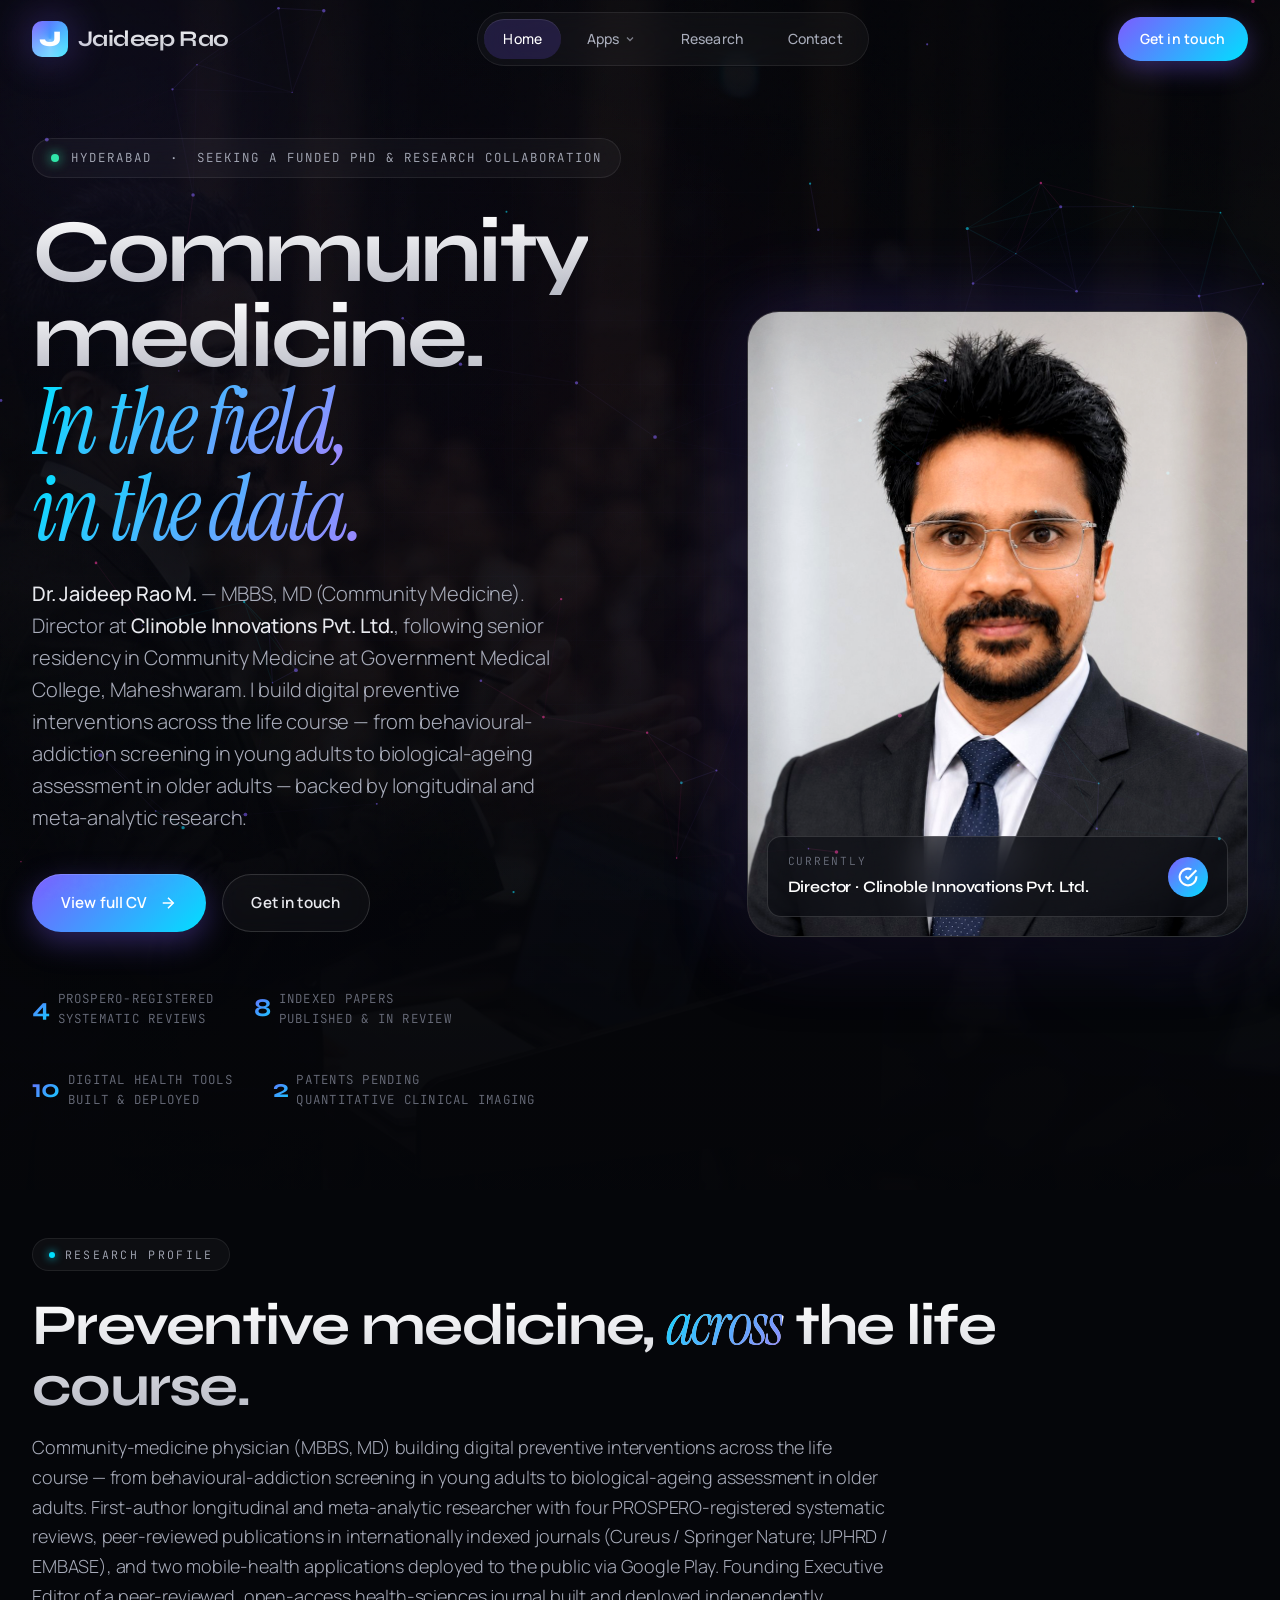
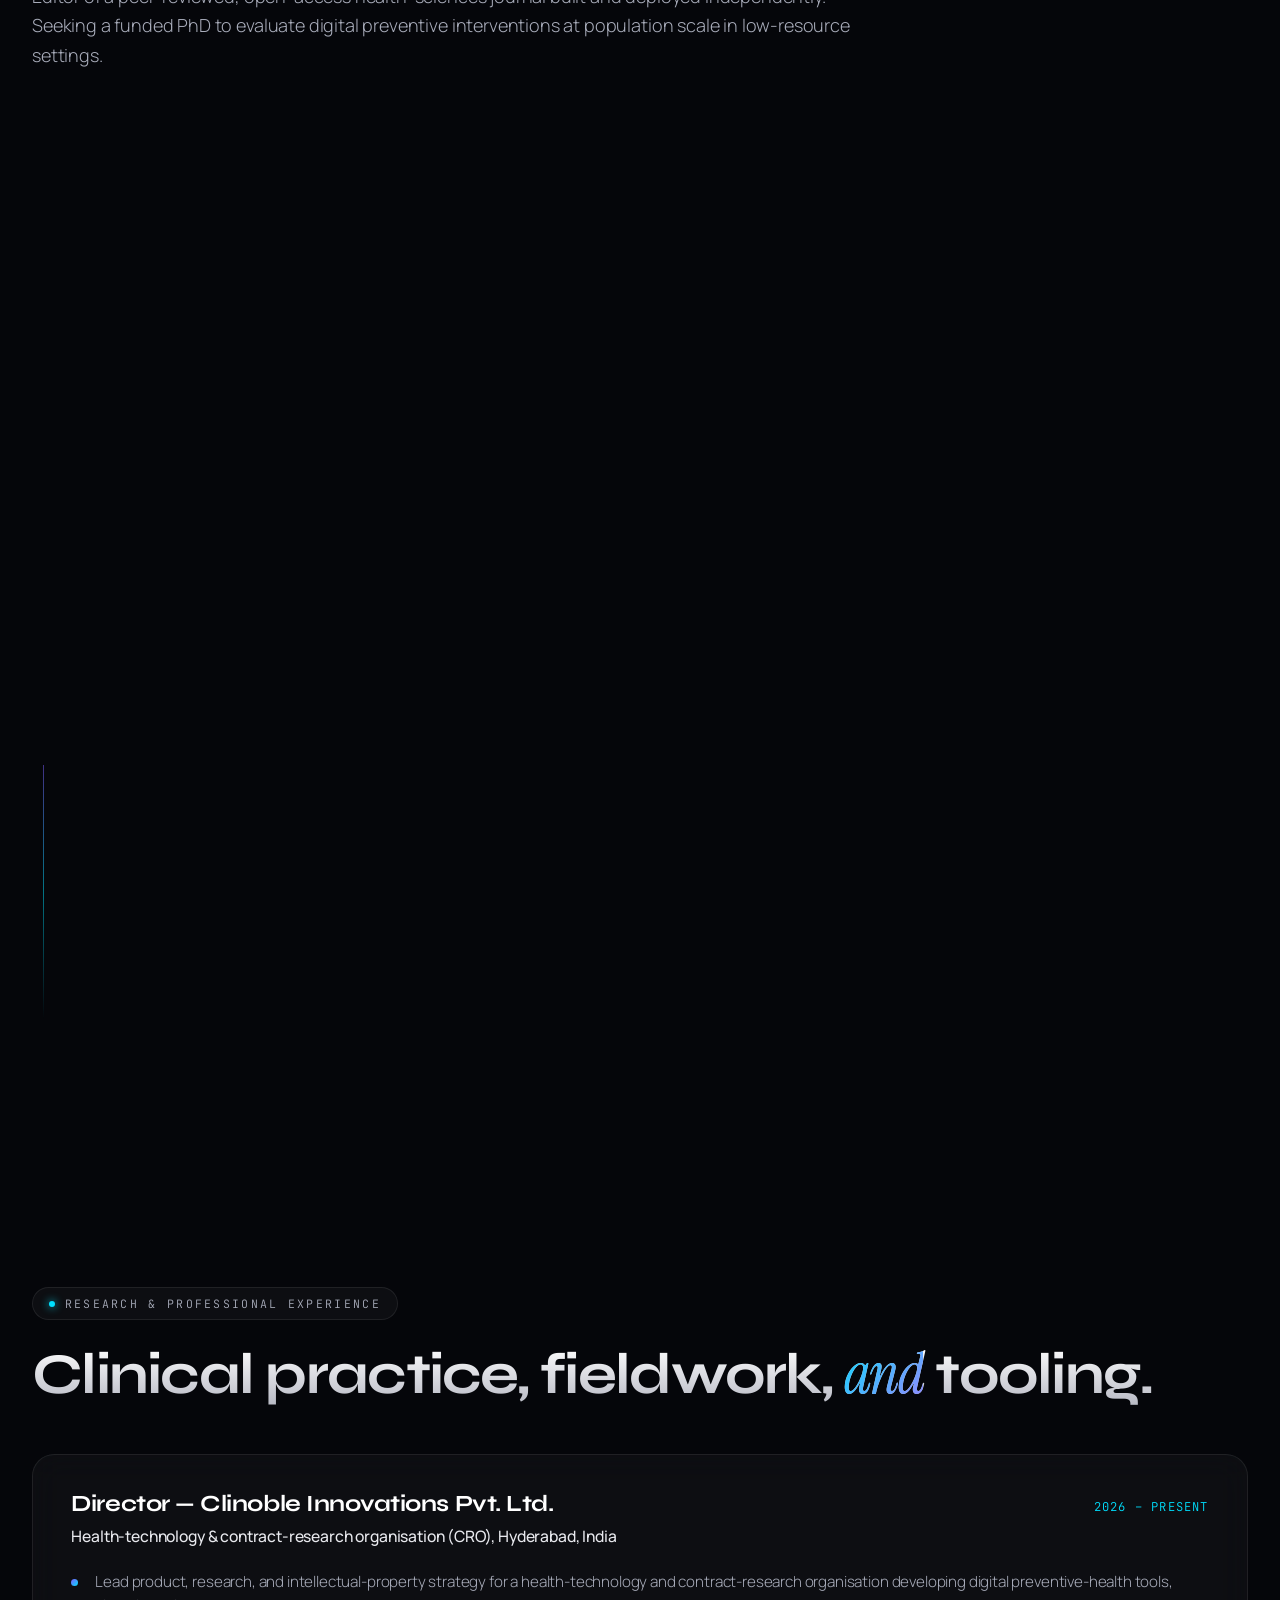
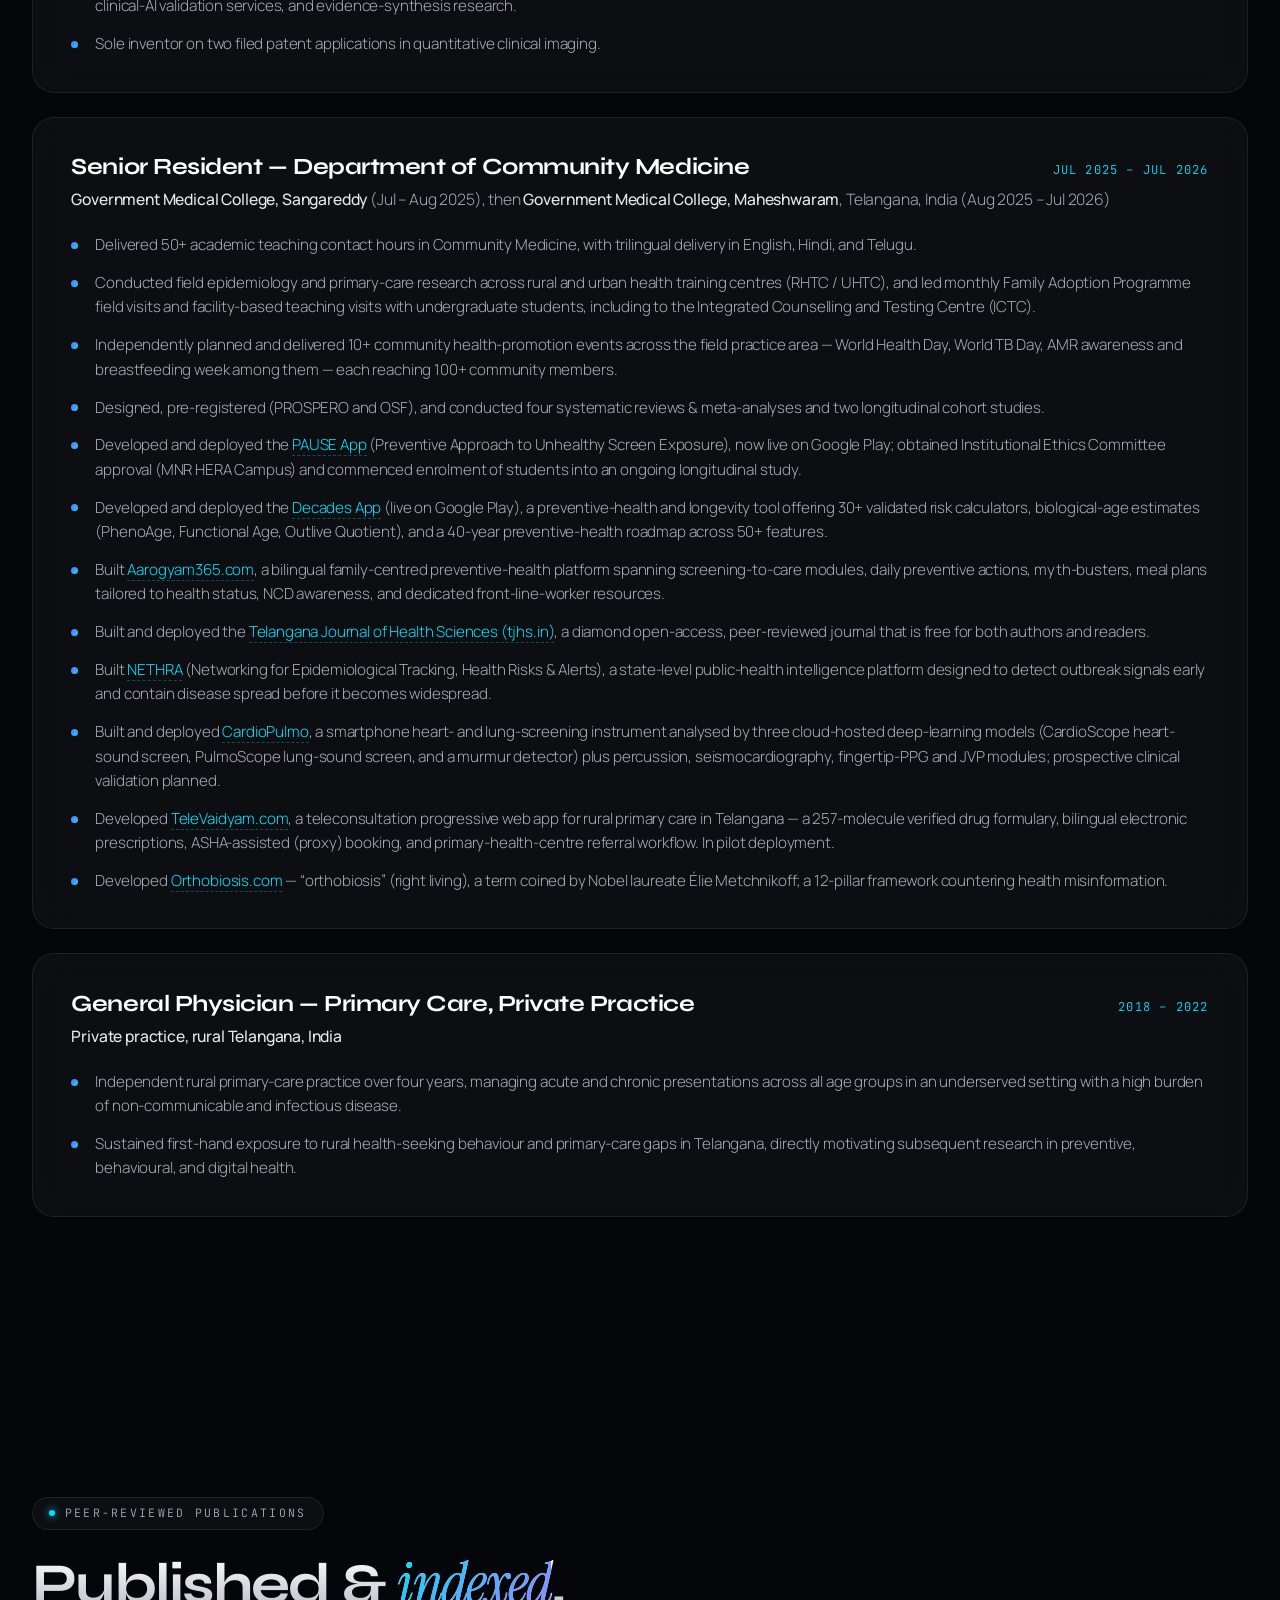
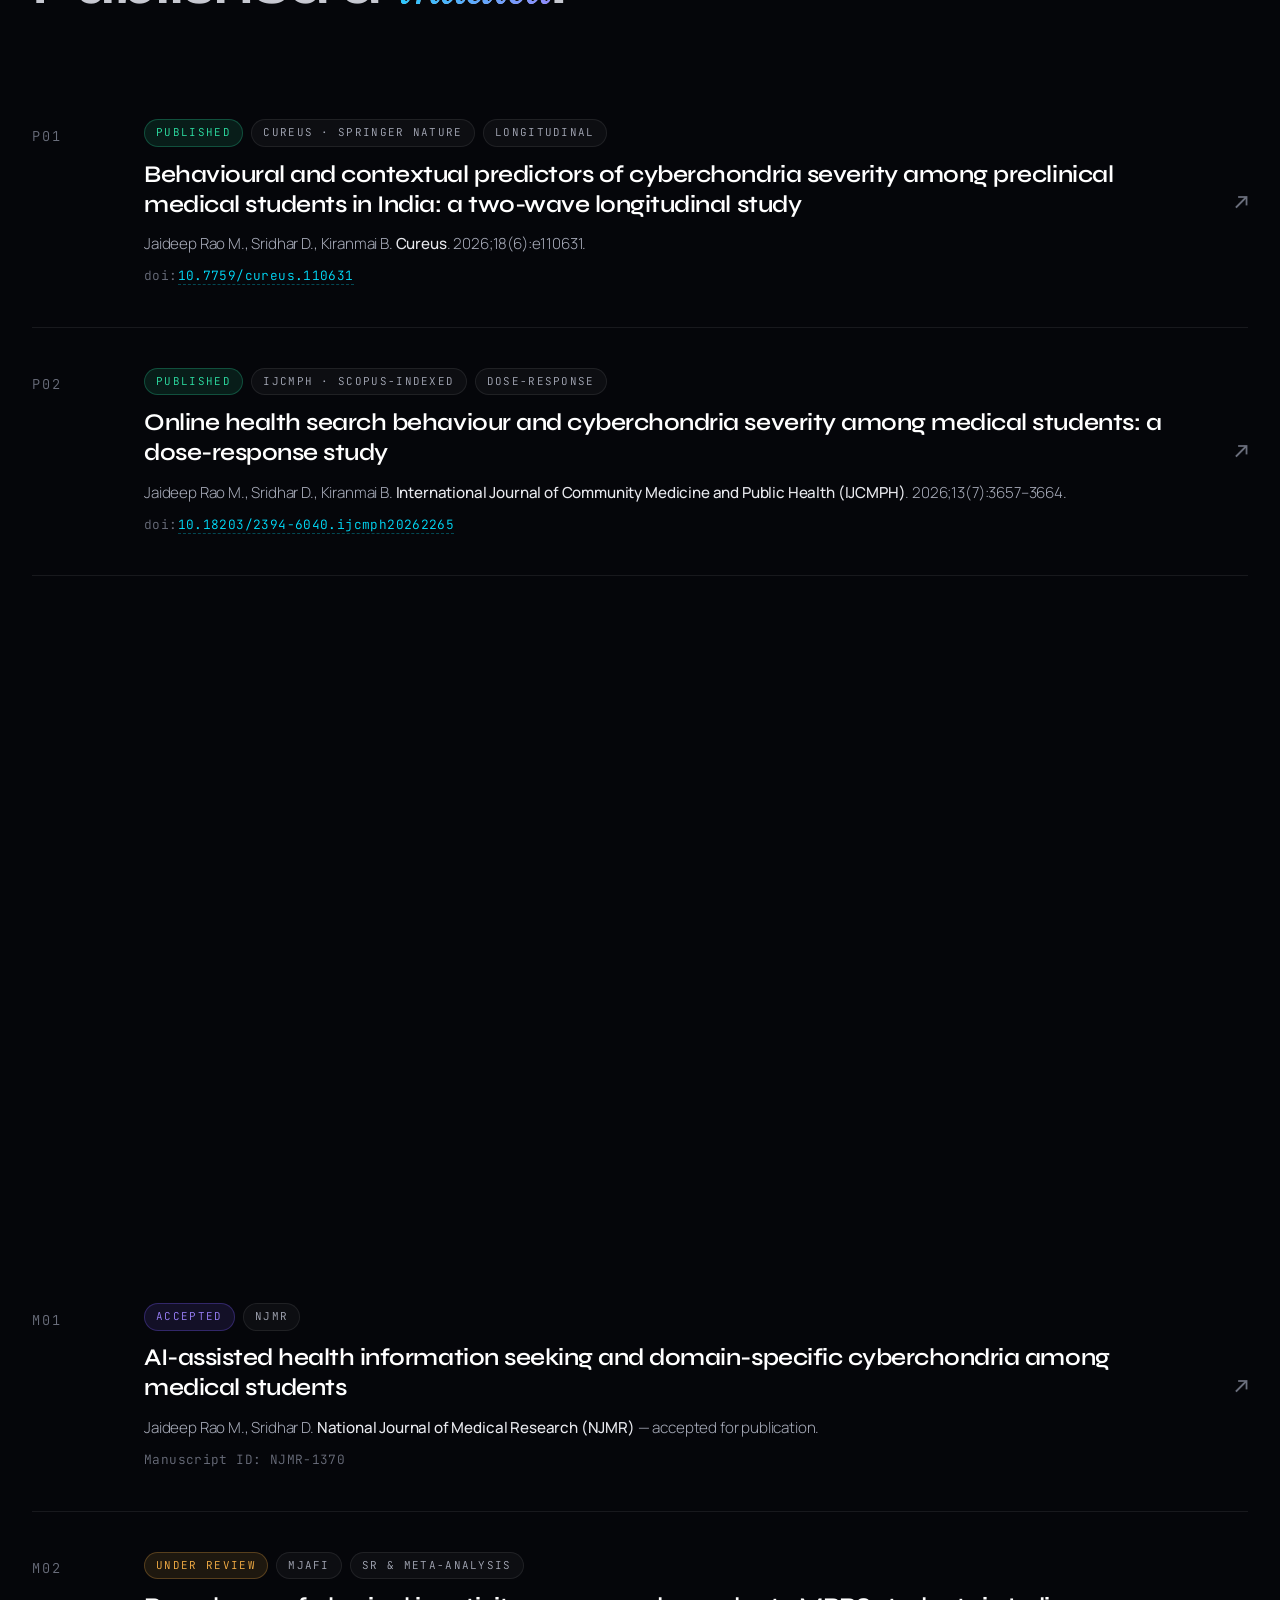
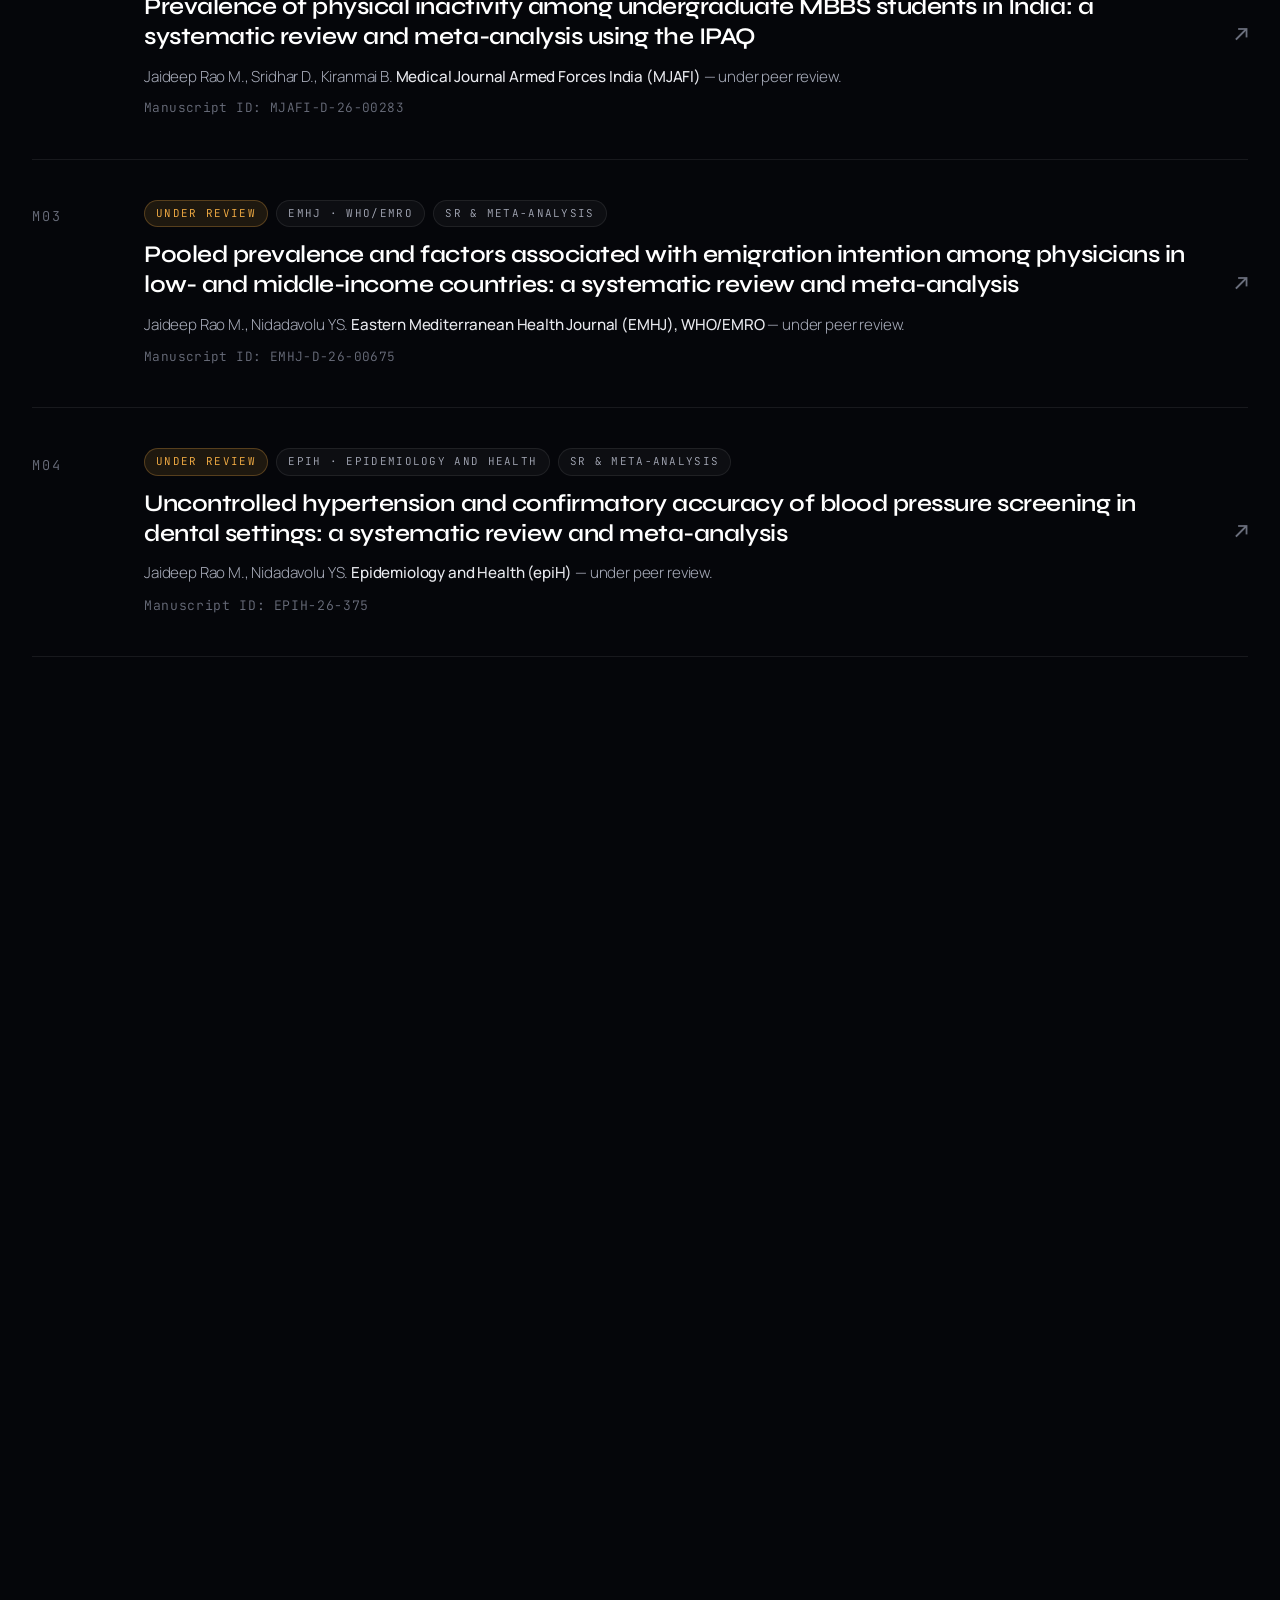
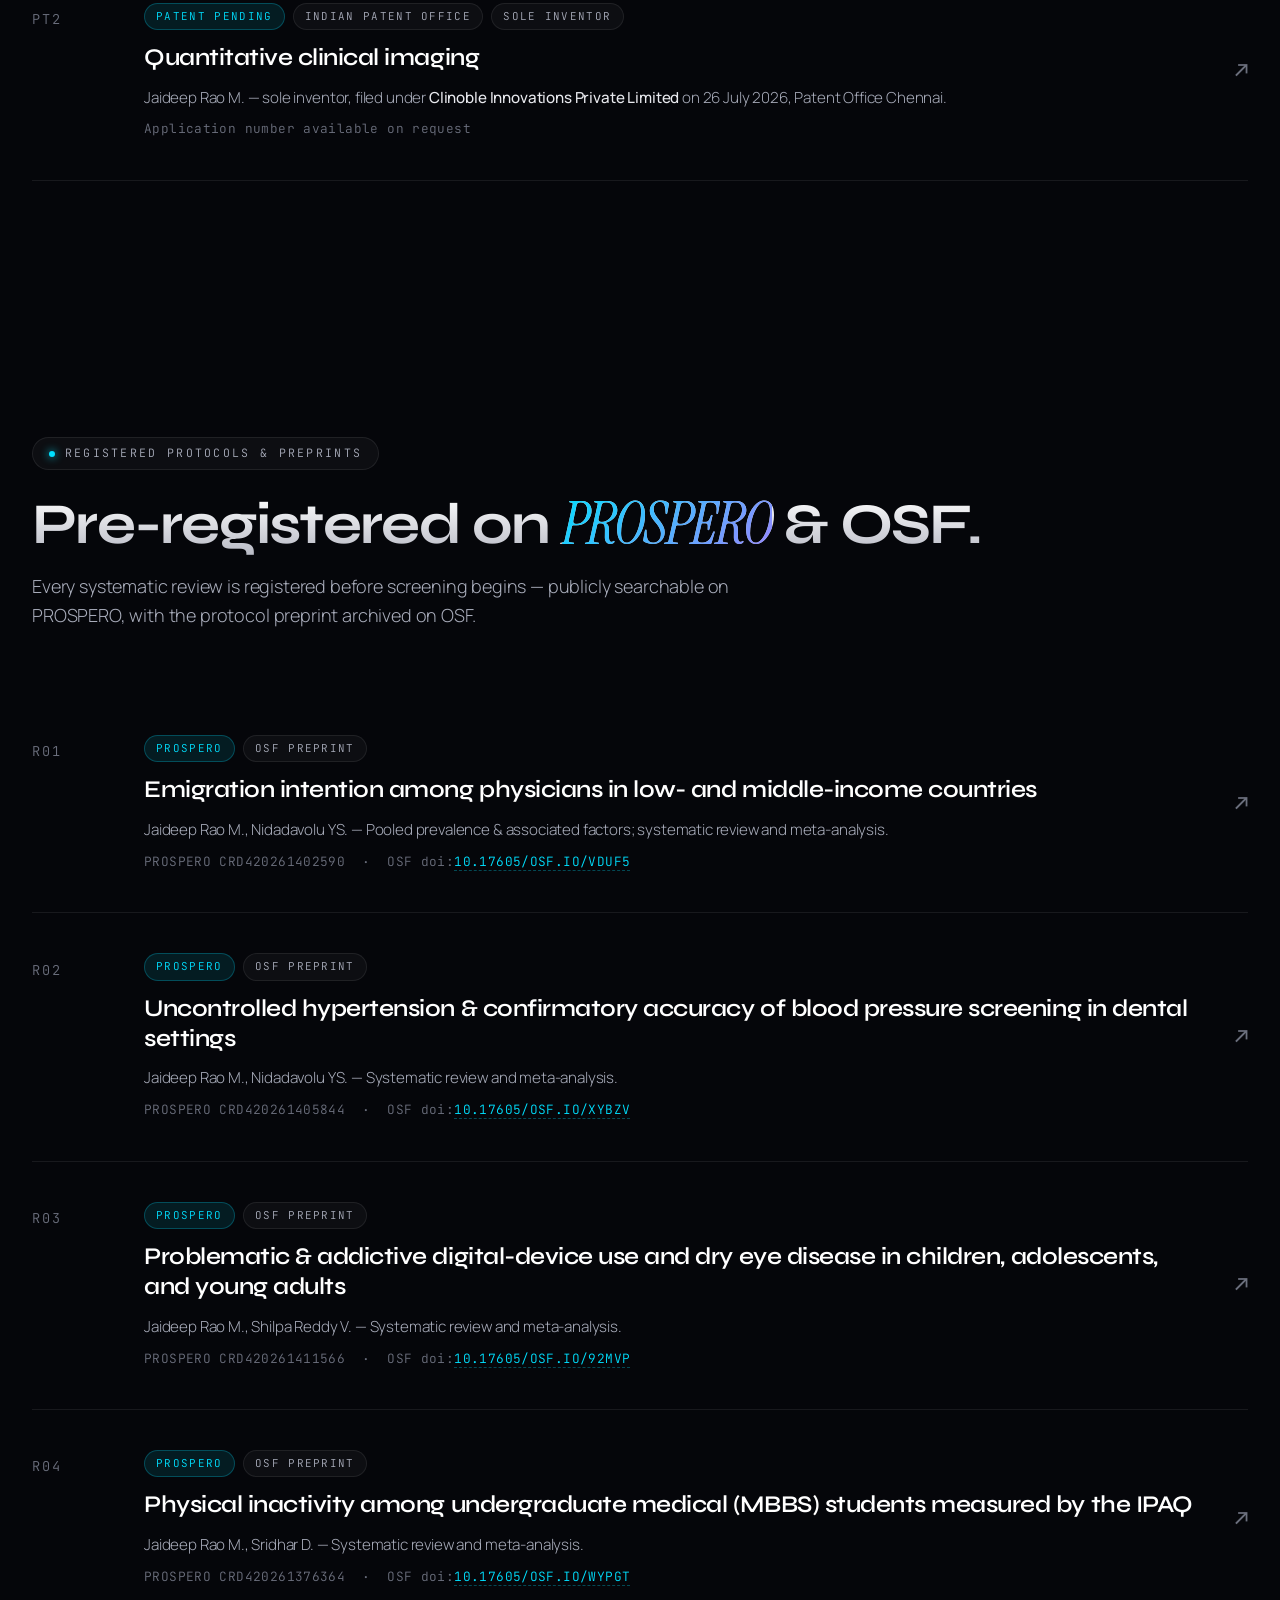
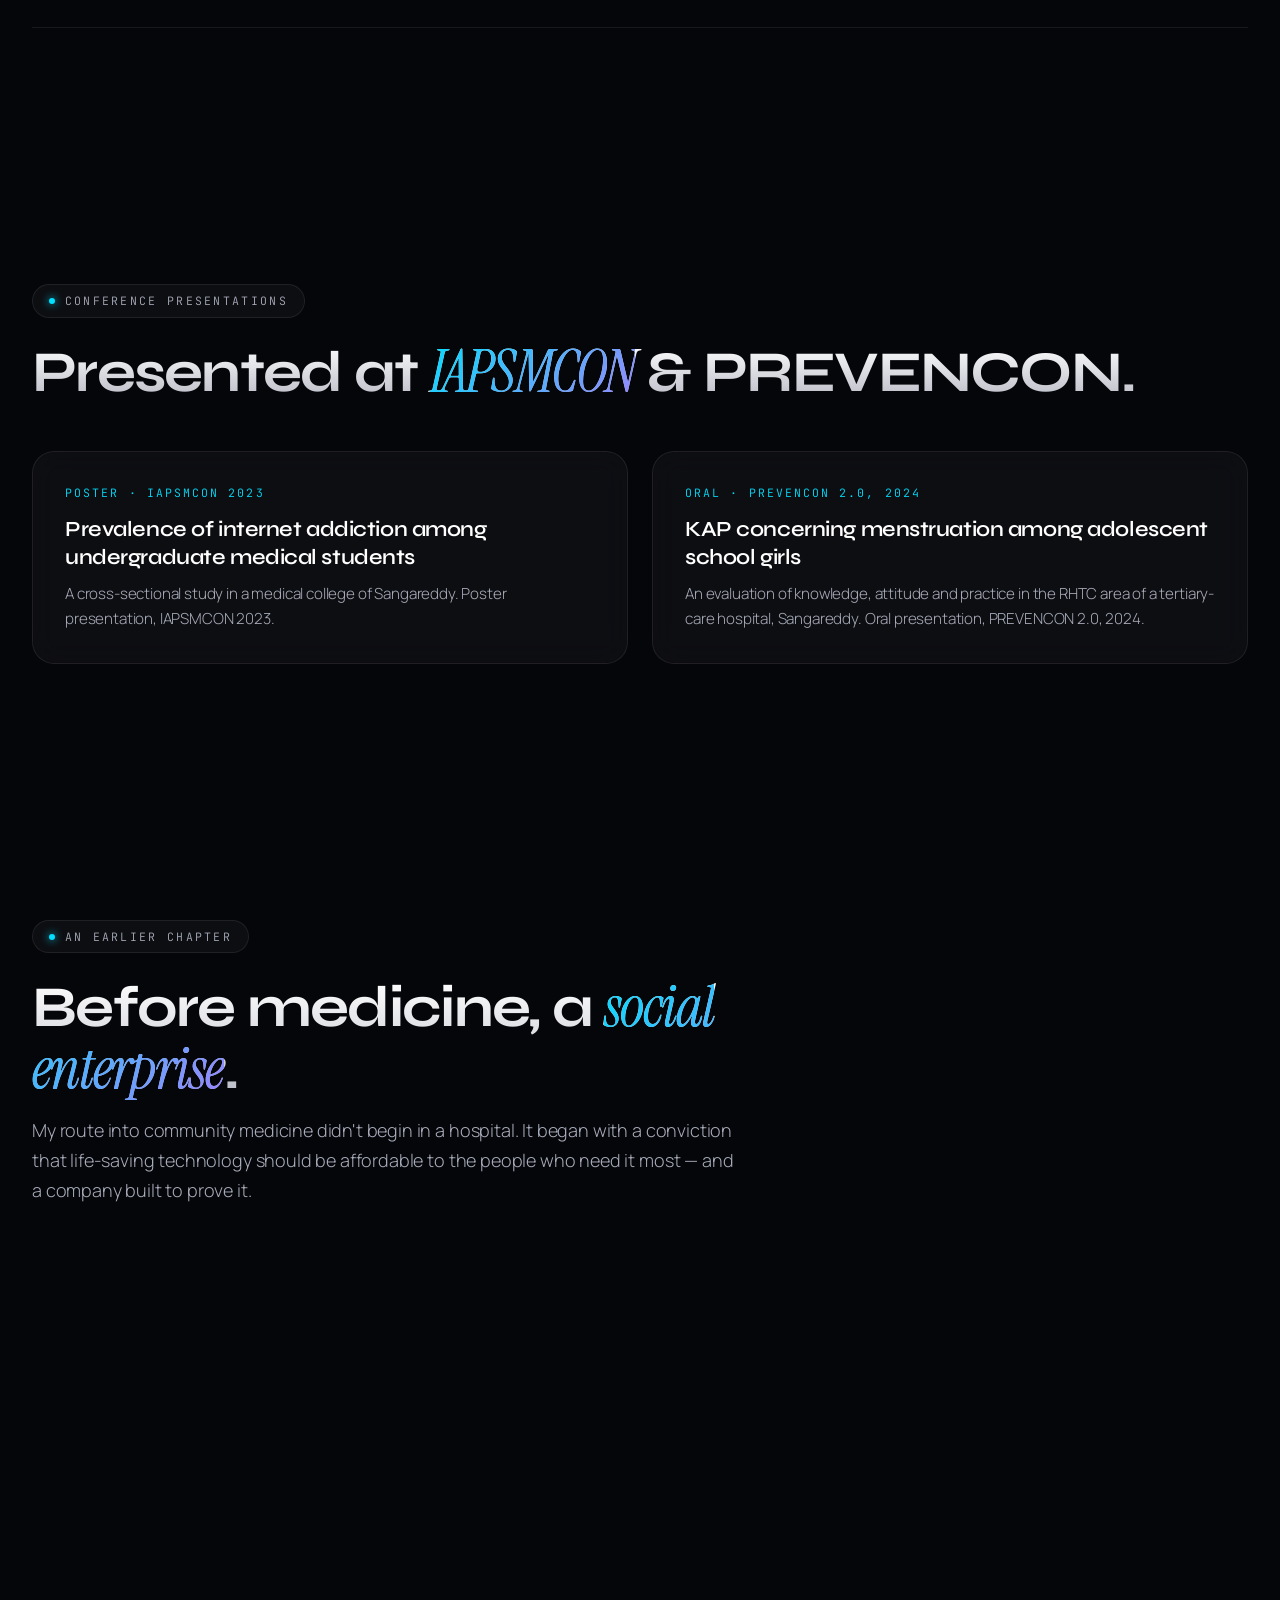
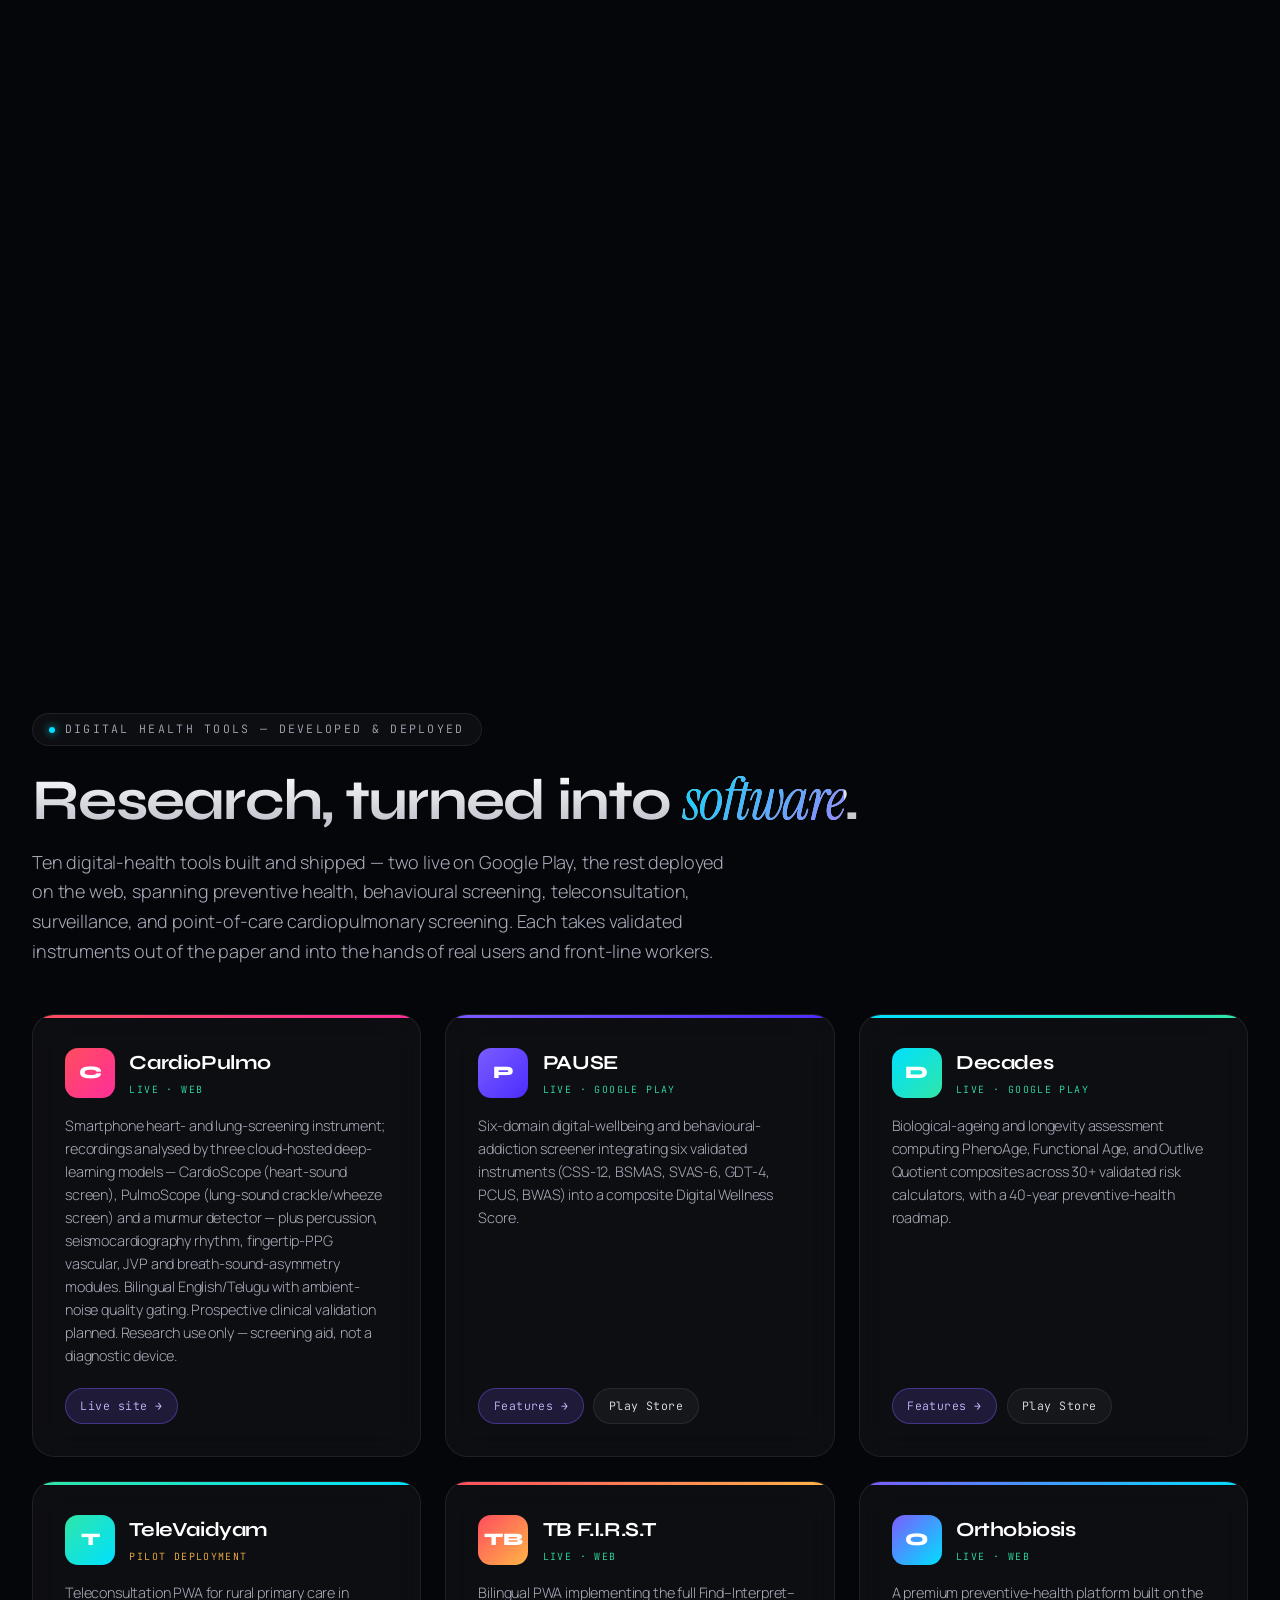
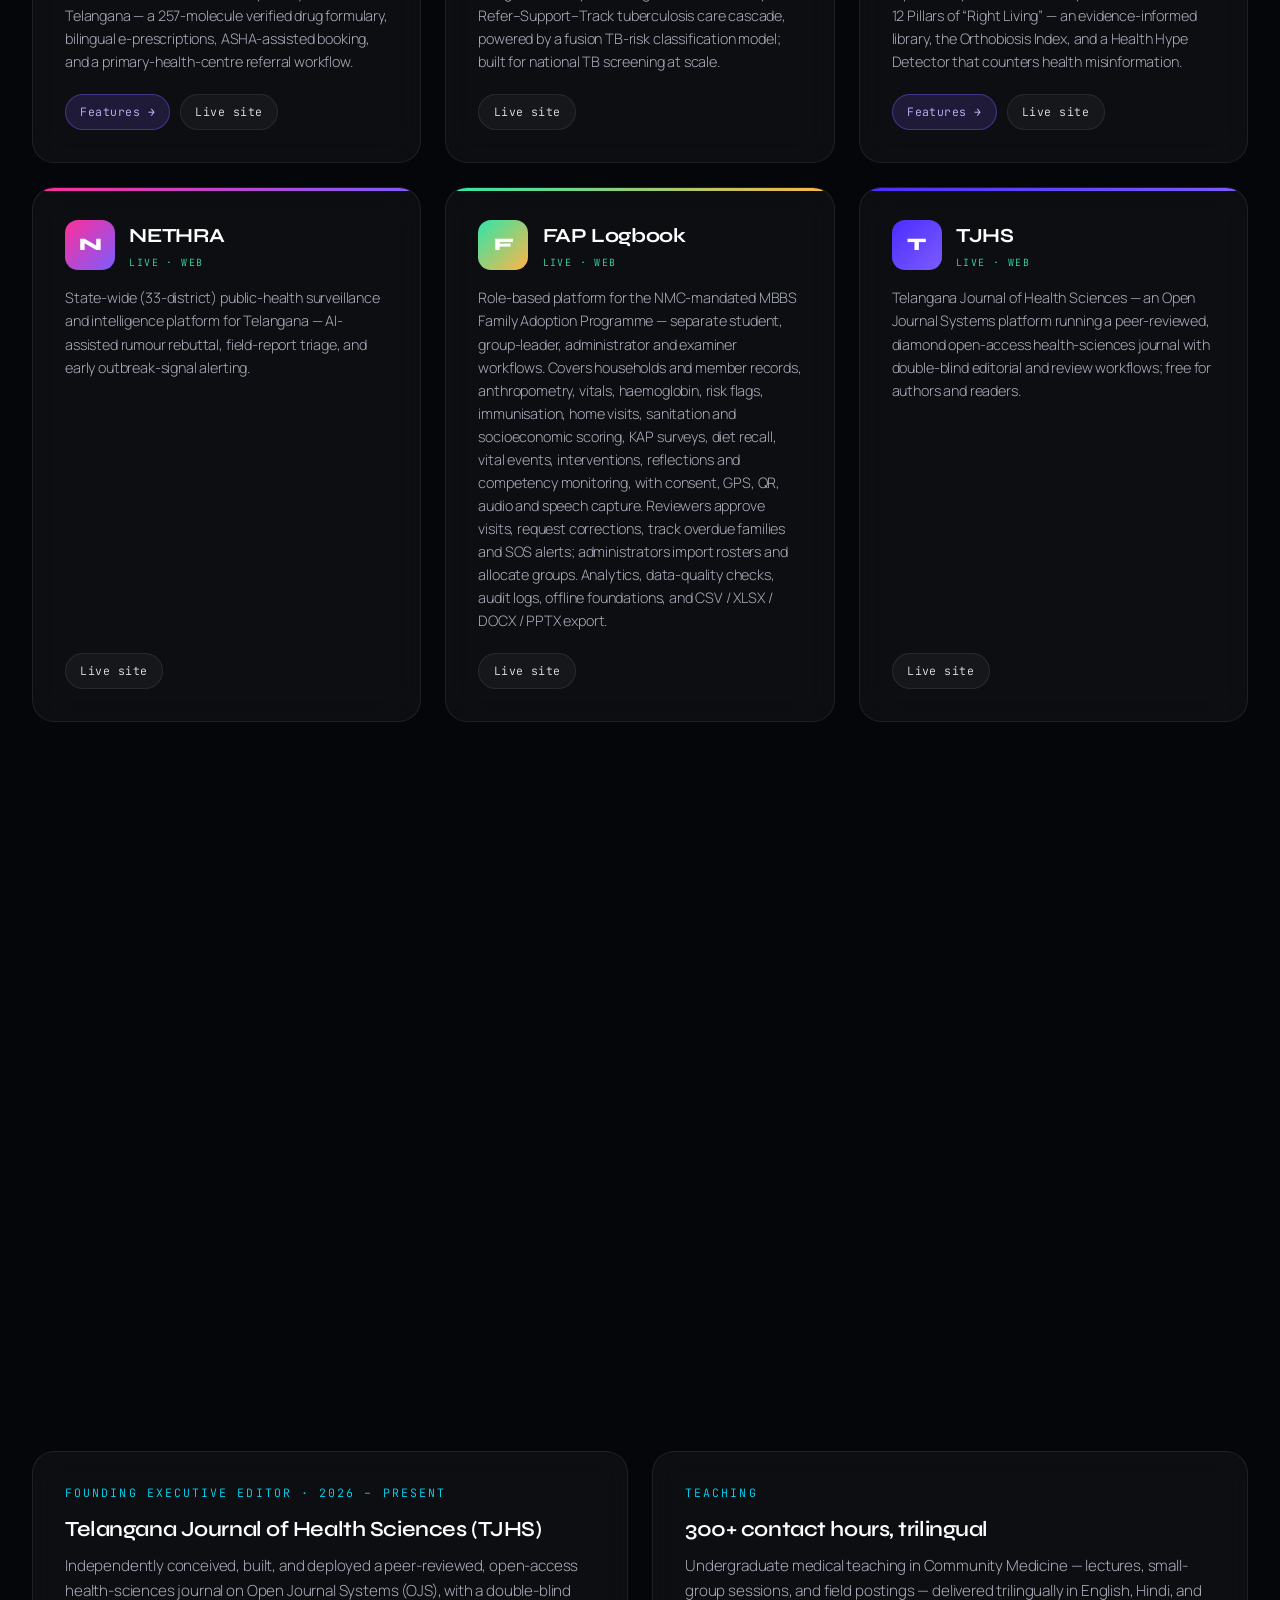
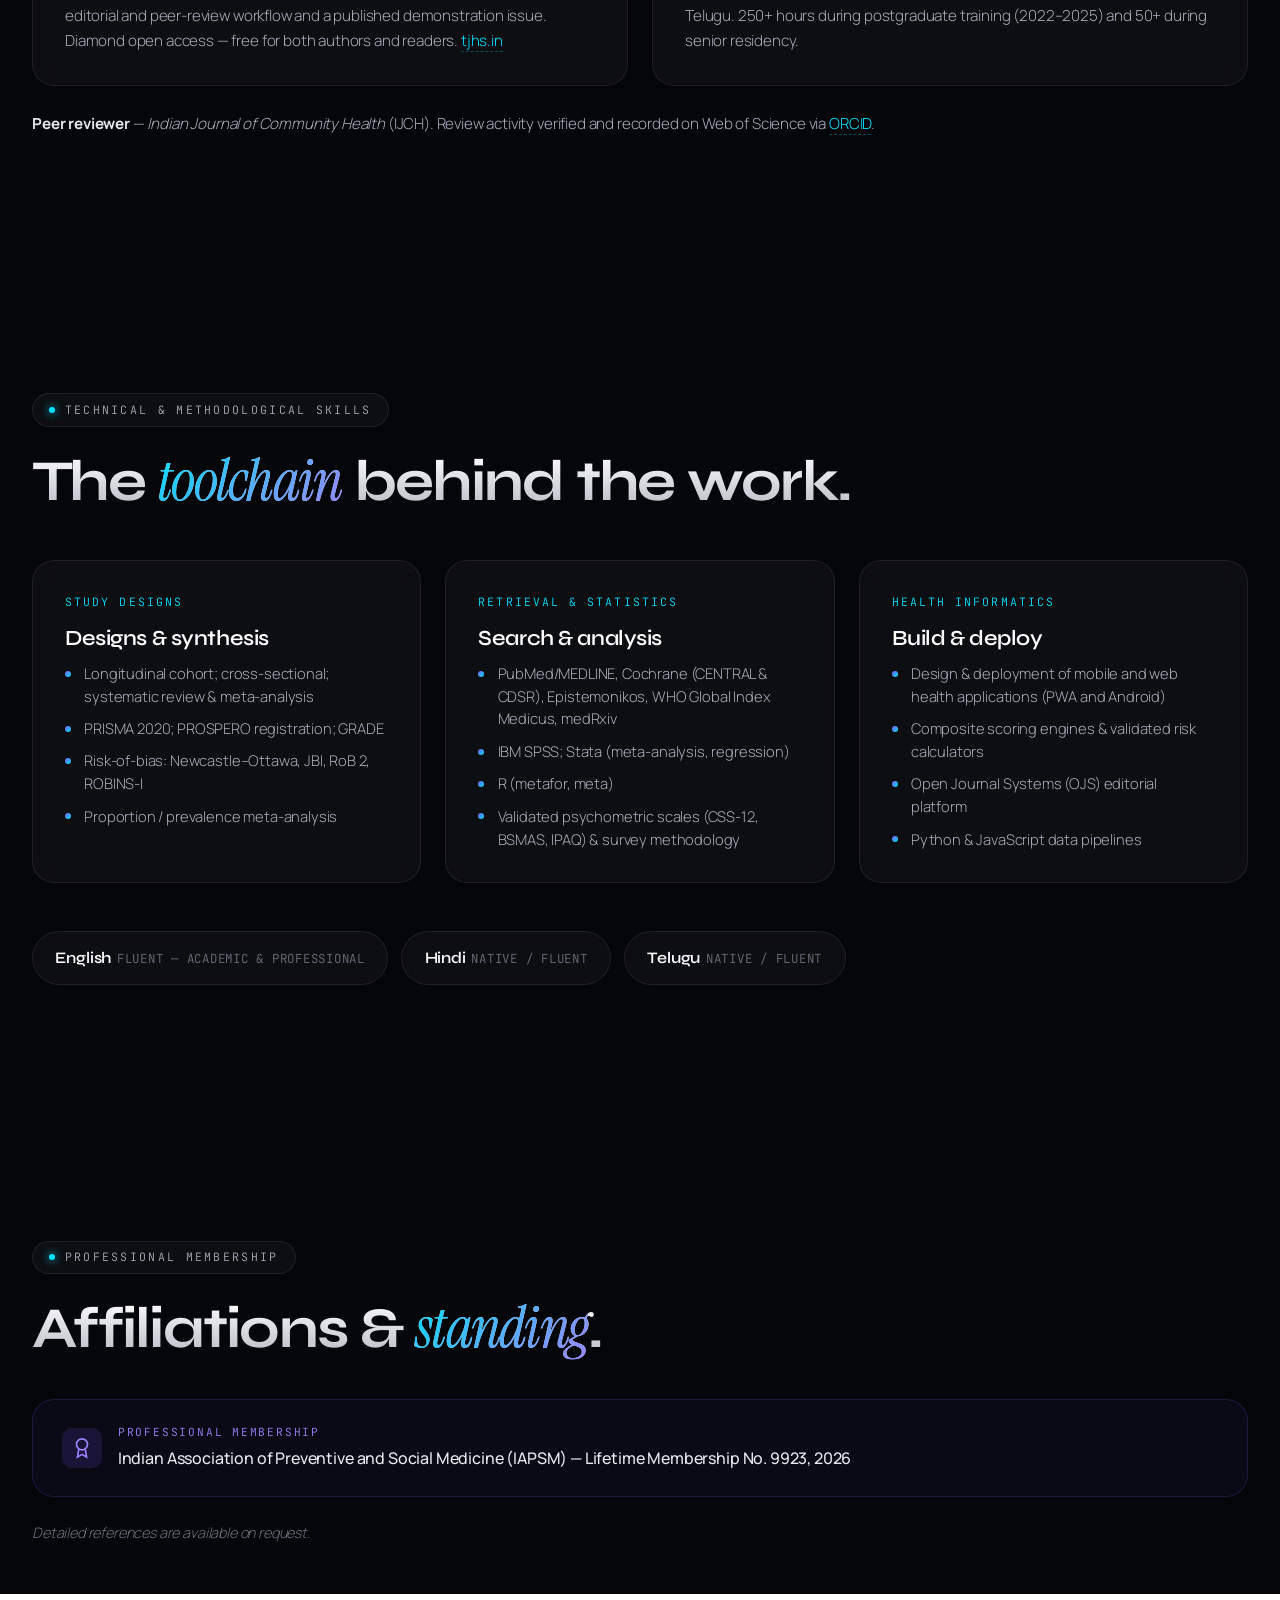
<file: index.html>
<!DOCTYPE html>
<html lang="en">
<head>
<meta charset="UTF-8">
<meta name="viewport" content="width=device-width, initial-scale=1.0">
<title>Dr. Jaideep Rao M. — Community Medicine Physician &amp; Researcher</title>
<meta name="description" content="Dr. Jaideep Rao M., MBBS, MD (Community Medicine) — Director at Clinoble Innovations Pvt. Ltd.; former Senior Resident, Community Medicine, GMC Maheshwaram. Longitudinal and meta-analytic researcher with PROSPERO-registered systematic reviews, indexed publications, and digital preventive-health apps on Google Play.">
<meta name="theme-color" content="#05060a">
<link rel="icon" href="data:image/svg+xml,%3Csvg xmlns='http://www.w3.org/2000/svg' viewBox='0 0 100 100'%3E%3Cdefs%3E%3ClinearGradient id='g' x1='0' x2='1' y1='0' y2='1'%3E%3Cstop offset='0' stop-color='%237c5cff'/%3E%3Cstop offset='1' stop-color='%2300e0ff'/%3E%3C/linearGradient%3E%3C/defs%3E%3Crect width='100' height='100' rx='22' fill='url(%23g)'/%3E%3Ctext x='50' y='68' text-anchor='middle' font-family='Syne, sans-serif' font-weight='800' font-size='62' fill='white'%3EJ%3C/text%3E%3C/svg%3E">
<link rel="stylesheet" href="css/style.css">
<meta property="og:title" content="Dr. Jaideep Rao M. — Community Medicine Physician &amp; Researcher">
<meta property="og:description" content="Senior Resident in Community Medicine at GMC Maheshwaram. Longitudinal &amp; meta-analytic research, PROSPERO-registered reviews, and digital preventive-health apps.">
<meta property="og:type" content="website">
<meta property="og:url" content="https://jaideeprao.com">
<style>
/* ───────────── HOME / CV PAGE STYLES ───────────── */
.cv-quickfacts {
  display: grid;
  grid-template-columns: repeat(4, 1fr);
  gap: 1rem;
  margin-top: 2.5rem;
}
@media (max-width: 900px) { .cv-quickfacts { grid-template-columns: repeat(2, 1fr); } }
@media (max-width: 480px) { .cv-quickfacts { grid-template-columns: 1fr; } }
.qf {
  padding: 1.3rem 1.4rem;
  background: var(--glass-bg);
  border: 1px solid var(--glass-border);
  border-radius: var(--r-md);
  backdrop-filter: blur(12px);
}
.qf-label {
  font-family: var(--font-mono);
  font-size: 0.66rem;
  letter-spacing: 0.18em;
  text-transform: uppercase;
  color: var(--text-3);
  margin-bottom: 0.5rem;
}
.qf-value {
  font-family: var(--font-display);
  font-weight: 600;
  font-size: 1.02rem;
  color: var(--text-0);
  line-height: 1.35;
  word-break: break-word;
}
.qf-value a { color: var(--cyan); }
.qf-value a:hover { color: var(--cyan-soft); }

/* Experience cards */
.xp {
  padding: 2.2rem 2.4rem;
  background: var(--glass-bg);
  border: 1px solid var(--glass-border);
  border-radius: var(--r-lg);
  backdrop-filter: blur(16px);
  margin-bottom: 1.5rem;
  transition: all 0.4s var(--ease-out-quart);
}
.xp:hover { border-color: var(--glass-border-strong); transform: translateY(-3px); box-shadow: 0 24px 50px rgba(0,0,0,0.35); }
.xp-head {
  display: flex; align-items: baseline; justify-content: space-between;
  gap: 1.5rem; flex-wrap: wrap; margin-bottom: 0.4rem;
}
.xp-role {
  font-family: var(--font-display);
  font-size: 1.45rem; font-weight: 700; letter-spacing: -0.02em;
  color: var(--text-0); line-height: 1.2;
}
.xp-dates {
  font-family: var(--font-mono); font-size: 0.76rem; letter-spacing: 0.1em;
  text-transform: uppercase; color: var(--cyan); white-space: nowrap;
}
.xp-org { color: var(--text-2); font-size: 0.98rem; margin-bottom: 1.3rem; }
.xp-org strong { color: var(--text-1); font-weight: 500; }
.xp-list { display: flex; flex-direction: column; gap: 0.85rem; }
.xp-list li {
  color: var(--text-2); font-size: 0.95rem; line-height: 1.6;
  padding-left: 1.5rem; position: relative;
}
.xp-list li::before {
  content: ''; position: absolute; left: 0; top: 0.55rem;
  width: 7px; height: 7px; border-radius: 50%;
  background: var(--grad-primary);
}
.xp-list li a { color: var(--cyan); border-bottom: 1px dashed rgba(0,224,255,0.3); }
.xp-list li a:hover { color: var(--cyan-soft); }

/* Publications list reused from research-list, plus DOI rows */
.pub-doi {
  font-family: var(--font-mono); font-size: 0.8rem; color: var(--text-3);
  letter-spacing: 0.03em; margin-top: 0.5rem;
}
.pub-doi a { color: var(--cyan); border-bottom: 1px dashed rgba(0,224,255,0.3); }
.pub-doi a:hover { color: var(--cyan-soft); }

/* Tools / apps grid (3-up) */
.tools-grid {
  display: grid; grid-template-columns: repeat(3, 1fr); gap: 1.5rem; margin-top: 3rem;
}
@media (max-width: 940px) { .tools-grid { grid-template-columns: 1fr 1fr; } }
@media (max-width: 620px) { .tools-grid { grid-template-columns: 1fr; } }
.tool-card {
  display: flex; flex-direction: column;
  padding: 2rem; background: var(--glass-bg);
  border: 1px solid var(--glass-border); border-radius: var(--r-lg);
  backdrop-filter: blur(16px); transition: all 0.4s var(--ease-out-quart);
  position: relative; overflow: hidden;
}
.tool-card::before {
  content: ''; position: absolute; top: 0; left: 0; right: 0; height: 3px;
}
.tool-card.t-pause::before   { background: linear-gradient(90deg, #7c5cff, #4a2dff); }
.tool-card.t-decades::before { background: linear-gradient(90deg, #00e0ff, #2fe6a8); }
.tool-card.t-nethra::before  { background: linear-gradient(90deg, #ff2e9a, #7c5cff); }
.tool-card.t-tele::before    { background: linear-gradient(90deg, #2fe6a8, #00e0ff); }
.tool-card.t-aaro::before    { background: linear-gradient(90deg, #ffb547, #ff2e9a); }
.tool-card.t-ortho::before   { background: linear-gradient(90deg, #7c5cff, #00e0ff); }
.tool-card.t-cardio::before  { background: linear-gradient(90deg, #ff4d5e, #ff2e9a); }
.tool-card.t-fap::before     { background: linear-gradient(90deg, #2fe6a8, #ffb547); }
.tool-card.t-tb::before      { background: linear-gradient(90deg, #ff4d5e, #ffb547); }
.tool-card.t-tjhs::before    { background: linear-gradient(90deg, #4a2dff, #7c5cff); }
.tool-card:hover { transform: translateY(-5px); border-color: var(--glass-border-strong); box-shadow: 0 26px 56px rgba(0,0,0,0.4); }
.tool-top { display: flex; align-items: center; gap: 0.9rem; margin-bottom: 1rem; }
.tool-logo {
  width: 50px; height: 50px; border-radius: 13px; flex-shrink: 0;
  display: grid; place-items: center; font-family: var(--font-display);
  font-weight: 800; font-size: 1.1rem; color: #fff; letter-spacing: -0.02em;
}
.tool-logo.t-pause   { background: linear-gradient(135deg, #7c5cff, #4a2dff); }
.tool-logo.t-decades { background: linear-gradient(135deg, #00e0ff, #2fe6a8); }
.tool-logo.t-nethra  { background: linear-gradient(135deg, #ff2e9a, #7c5cff); }
.tool-logo.t-tele    { background: linear-gradient(135deg, #2fe6a8, #00e0ff); }
.tool-logo.t-aaro    { background: linear-gradient(135deg, #ffb547, #ff2e9a); }
.tool-logo.t-ortho   { background: linear-gradient(135deg, #7c5cff, #00e0ff); }
.tool-logo.t-cardio  { background: linear-gradient(135deg, #ff4d5e, #ff2e9a); }
.tool-logo.t-fap     { background: linear-gradient(135deg, #2fe6a8, #ffb547); }
.tool-logo.t-tb      { background: linear-gradient(135deg, #ff4d5e, #ffb547); }
.tool-logo.t-tjhs    { background: linear-gradient(135deg, #4a2dff, #7c5cff); }
.tool-name { font-family: var(--font-display); font-size: 1.25rem; font-weight: 700; color: var(--text-0); letter-spacing: -0.02em; }
.tool-status {
  font-family: var(--font-mono); font-size: 0.62rem; letter-spacing: 0.14em;
  text-transform: uppercase; color: var(--emerald); margin-top: 0.15rem;
}
.tool-status.pilot { color: var(--amber); }
.tool-desc { color: var(--text-2); font-size: 0.9rem; line-height: 1.6; margin-bottom: 1.3rem; flex: 1; }
.tool-links { display: flex; gap: 0.6rem; flex-wrap: wrap; }
.tool-link {
  display: inline-flex; align-items: center; gap: 0.4rem;
  padding: 0.5rem 0.9rem; border-radius: var(--r-full);
  font-family: var(--font-mono); font-size: 0.72rem; letter-spacing: 0.04em;
  background: rgba(255,255,255,0.04); border: 1px solid var(--glass-border);
  color: var(--text-1); transition: all 0.3s var(--ease-out-quart);
}
.tool-link:hover { border-color: var(--cyan); color: var(--cyan-soft); transform: translateY(-1px); }
.tool-link.primary { background: rgba(124,92,255,0.16); border-color: rgba(124,92,255,0.4); color: #c9bcff; }

/* Skill columns */
.skill-card ul { margin-top: 0.4rem; }
.lang-row { display: flex; gap: 0.8rem; flex-wrap: wrap; margin-top: 3rem; }
.lang-chip {
  padding: 0.8rem 1.4rem; background: var(--glass-bg);
  border: 1px solid var(--glass-border); border-radius: var(--r-full);
  backdrop-filter: blur(10px);
}
.lang-chip strong { font-family: var(--font-display); color: var(--text-0); font-weight: 600; }
.lang-chip span { color: var(--text-3); font-family: var(--font-mono); font-size: 0.78rem; letter-spacing: 0.06em; }

/* Referees */
.ref-grid { display: grid; grid-template-columns: 1fr 1fr; gap: 1.5rem; margin-top: 3rem; }
@media (max-width: 760px) { .ref-grid { grid-template-columns: 1fr; } }
.ref-card { padding: 1.8rem 2rem; background: var(--glass-bg); border: 1px solid var(--glass-border); border-radius: var(--r-lg); backdrop-filter: blur(14px); }
.ref-name { font-family: var(--font-display); font-size: 1.2rem; font-weight: 700; color: var(--text-0); letter-spacing: -0.01em; margin-bottom: 0.3rem; }
.ref-title { color: var(--text-2); font-size: 0.92rem; line-height: 1.5; margin-bottom: 1rem; }
.ref-contact { font-family: var(--font-mono); font-size: 0.8rem; color: var(--text-3); line-height: 1.8; }
.ref-contact a { color: var(--cyan); }
</style>
</head>
<body>

<div class="bg-canvas"></div>
<div class="bg-grid"></div>
<div class="bg-noise"></div>
<div class="orb orb-1"></div>
<div class="orb orb-2"></div>
<div class="orb orb-3"></div>

<div class="loader">
  <div class="loader-mark"></div>
  <div class="loader-text">Loading interface</div>
</div>

<div class="scroll-progress"></div>

<nav class="nav">
  <div class="nav-inner">
    <a href="index.html" class="nav-logo">
      <span class="nav-logo-mark"><span>J</span></span>
      <span class="nav-logo-text">Jaideep Rao</span>
    </a>
    <div class="nav-links">
      <a href="index.html" class="nav-link">Home</a>
      <div class="nav-dropdown">
        <button type="button" class="nav-link nav-dropdown-trigger" aria-haspopup="true" aria-expanded="false">Apps
          <svg width="12" height="12" viewBox="0 0 24 24" fill="none" stroke="currentColor" stroke-width="2.5"><polyline points="6 9 12 15 18 9"/></svg>
        </button>
        <div class="nav-dropdown-panel">
          <a href="https://cardiopulmo.com" target="_blank" rel="noopener" class="nav-link nav-dd-item">CardioPulmo</a>
          <a href="pause.html" class="nav-link nav-dd-item">PAUSE</a>
          <a href="decades.html" class="nav-link nav-dd-item">Decades</a>
          <a href="televaidyam.html" class="nav-link nav-dd-item">TeleVaidyam</a>
          <a href="https://tbfirst.com" target="_blank" rel="noopener" class="nav-link nav-dd-item">TB F.I.R.S.T</a>
          <a href="orthobiosis.html" class="nav-link nav-dd-item">Orthobiosis</a>
          <a href="https://nethra.clinoble.com" target="_blank" rel="noopener" class="nav-link nav-dd-item">NETHRA</a>
          <a href="https://fap.clinoble.com" target="_blank" rel="noopener" class="nav-link nav-dd-item">FAP Logbook</a>
          <a href="https://aarogyam365.com" target="_blank" rel="noopener" class="nav-link nav-dd-item">Aarogyam365</a>
        </div>
      </div>
      <a href="research.html" class="nav-link">Research</a>
      <a href="contact.html" class="nav-link">Contact</a>
    </div>
    <a href="contact.html" class="nav-cta" data-magnetic><span>Get in touch</span></a>
    <button class="nav-burger" aria-label="Menu"><span></span><span></span><span></span></button>
  </div>
</nav>

<div class="nav-mobile">
  <a href="index.html">Home</a>
  <a href="pause.html">PAUSE</a>
  <a href="decades.html">Decades</a>
  <a href="https://cardiopulmo.com" target="_blank" rel="noopener">CardioPulmo</a>
  <a href="televaidyam.html">TeleVaidyam</a>
  <a href="orthobiosis.html">Orthobiosis</a>
  <a href="research.html">Research</a>
  <a href="contact.html">Contact</a>
</div>

<!-- HERO -->
<section class="hero">
  <div class="hero-bg"></div>
  <div class="container">
    <div class="hero-grid">
      <div>
        <div class="hero-tagline reveal">
          <span class="hero-tagline-dot"></span>
          <span>Hyderabad &nbsp;·&nbsp; Seeking a funded PhD &amp; research collaboration</span>
        </div>

        <h1 class="hero-title reveal reveal-delay-1">
          <span class="line"><span class="word">Community</span></span>
          <span class="line"><span class="word">medicine.</span></span>
          <span class="line"><em>In the field,</em></span>
          <span class="line"><em>in the data.</em></span>
        </h1>

        <p class="hero-sub reveal reveal-delay-2">
          <strong>Dr. Jaideep Rao M.</strong> — MBBS, MD (Community Medicine). Director at <strong>Clinoble Innovations Pvt. Ltd.</strong>,
          following senior residency in Community Medicine at Government Medical College, Maheshwaram.
          I build digital preventive interventions across the life course — from behavioural-addiction
          screening in young adults to biological-ageing assessment in older adults — backed by
          longitudinal and meta-analytic research.
        </p>

        <div class="hero-ctas reveal reveal-delay-3">
          <a href="#experience" class="btn btn-primary" data-magnetic>
            <span>View full CV</span>
            <svg width="18" height="18" viewBox="0 0 24 24" fill="none" stroke="currentColor" stroke-width="2"><line x1="5" y1="12" x2="19" y2="12"/><polyline points="12 5 19 12 12 19"/></svg>
          </a>
          <a href="contact.html" class="btn btn-ghost">
            <span>Get in touch</span>
          </a>
        </div>

        <div class="hero-meta reveal reveal-delay-4">
          <div class="hero-meta-item">
            <strong>4</strong>
            <span>PROSPERO-registered<br>systematic reviews</span>
          </div>
          <div class="hero-meta-item">
            <strong>8</strong>
            <span>Indexed papers<br>published &amp; in review</span>
          </div>
          <div class="hero-meta-item">
            <strong>10</strong>
            <span>Digital health tools<br>built &amp; deployed</span>
          </div>
          <div class="hero-meta-item">
            <strong>2</strong>
            <span>Patents pending<br>quantitative clinical imaging</span>
          </div>
        </div>
      </div>

      <div class="hero-portrait reveal reveal-delay-2" data-tilt>
        <div class="hero-portrait-glow"></div>
        <img src="images/profile.png" alt="Dr. Jaideep Rao — portrait" loading="eager">
        <div class="hero-portrait-badge">
          <div>
            <div class="h-pb-l">Currently</div>
            <div class="h-pb-r">Director · Clinoble Innovations Pvt. Ltd.</div>
          </div>
          <div class="h-pb-icon">
            <svg width="20" height="20" viewBox="0 0 24 24" fill="none" stroke="currentColor" stroke-width="2.5"><path d="M22 11.08V12a10 10 0 1 1-5.93-9.14"/><polyline points="22 4 12 14.01 9 11.01"/></svg>
          </div>
        </div>
      </div>
    </div>
  </div>
</section>

<!-- RESEARCH PROFILE -->
<section class="section" style="padding-top: 3rem;">
  <div class="container">
    <div class="reveal" style="max-width: 980px;">
      <div class="section-eyebrow">Research profile</div>
      <h2 class="section-title">Preventive medicine, <em>across</em> the life course.</h2>
      <p class="section-lead" style="max-width: 78ch;">
        Community-medicine physician (MBBS, MD) building digital preventive interventions across the life
        course — from behavioural-addiction screening in young adults to biological-ageing assessment in
        older adults. First-author longitudinal and meta-analytic researcher with four PROSPERO-registered
        systematic reviews, peer-reviewed publications in internationally indexed journals (Cureus /
        Springer Nature; IJPHRD / EMBASE), and two mobile-health applications deployed to the public via
        Google Play. Founding Executive Editor of a peer-reviewed, open-access health-sciences journal
        built and deployed independently. Seeking a funded PhD to evaluate digital preventive interventions
        at population scale in low-resource settings.
      </p>

      <div class="cv-quickfacts">
        <div class="qf reveal">
          <div class="qf-label">Qualifications</div>
          <div class="qf-value">MBBS · MD (Community Medicine)</div>
        </div>
        <div class="qf reveal reveal-delay-1">
          <div class="qf-label">Current role</div>
          <div class="qf-value">Director, Clinoble Innovations Pvt. Ltd.</div>
        </div>
        <div class="qf reveal reveal-delay-2">
          <div class="qf-label">Based in</div>
          <div class="qf-value">Hyderabad, Telangana, India</div>
        </div>
        <div class="qf reveal reveal-delay-3">
          <div class="qf-label">Nationality</div>
          <div class="qf-value">Indian</div>
        </div>
        <div class="qf reveal reveal-delay-2">
          <div class="qf-label">ORCID</div>
          <div class="qf-value"><a href="https://orcid.org/0009-0003-7421-8280" target="_blank" rel="noopener">0009-0003-7421-8280</a></div>
        </div>
        <div class="qf reveal reveal-delay-3">
          <div class="qf-label">Web</div>
          <div class="qf-value"><a href="https://jaideeprao.com" target="_blank" rel="noopener">jaideeprao.com</a></div>
        </div>
      </div>
    </div>
  </div>
</section>

<!-- EDUCATION -->
<section class="section" id="education">
  <div class="container">
    <div class="reveal">
      <div class="section-eyebrow">Education</div>
      <h2 class="section-title">Trained in medicine and <em>population</em> health.</h2>
    </div>

    <div class="timeline">
      <div class="timeline-item reveal">
        <div class="timeline-year">2022 – 2025 · Postgraduate</div>
        <div class="timeline-title">MD — Community Medicine</div>
        <div class="timeline-org">MNR Medical College / KNRUHS University, Telangana, India</div>
        <div class="timeline-desc">Dissertation: Nutritional status of the rural elderly, Sangareddy district, Telangana. Delivered 250+ undergraduate teaching contact hours during postgraduate training.</div>
      </div>
      <div class="timeline-item reveal reveal-delay-1">
        <div class="timeline-year">2016 · Undergraduate</div>
        <div class="timeline-title">MBBS</div>
        <div class="timeline-org">MNR Medical College / Dr. NTRUHS University, Telangana, India</div>
        <div class="timeline-desc">Undergraduate medical training, followed by the compulsory rotating internship (Nov 2016 – Oct 2017).</div>
      </div>
    </div>
  </div>
</section>

<!-- EXPERIENCE -->
<section class="section" id="experience">
  <div class="container">
    <div class="reveal">
      <div class="section-eyebrow">Research &amp; professional experience</div>
      <h2 class="section-title">Clinical practice, fieldwork, <em>and</em> tooling.</h2>
    </div>

    <div style="margin-top: 3rem;">
      <div class="xp reveal">
        <div class="xp-head">
          <div class="xp-role">Director — Clinoble Innovations Pvt. Ltd.</div>
          <div class="xp-dates">2026 – Present</div>
        </div>
        <div class="xp-org"><strong>Health-technology &amp; contract-research organisation (CRO), Hyderabad, India</strong></div>
        <ul class="xp-list">
          <li>Lead product, research, and intellectual-property strategy for a health-technology and contract-research organisation developing digital preventive-health tools, clinical-AI validation services, and evidence-synthesis research.</li>
          <li>Sole inventor on two filed patent applications in quantitative clinical imaging.</li>
        </ul>
      </div>
      <div class="xp reveal reveal-delay-1">
        <div class="xp-head">
          <div class="xp-role">Senior Resident — Department of Community Medicine</div>
          <div class="xp-dates">Jul 2025 – Jul 2026</div>
        </div>
        <div class="xp-org"><strong>Government Medical College, Sangareddy</strong> (Jul – Aug 2025), then <strong>Government Medical College, Maheshwaram</strong>, Telangana, India (Aug 2025 – Jul 2026)</div>
        <ul class="xp-list">
          <li>Delivered 50+ academic teaching contact hours in Community Medicine, with trilingual delivery in English, Hindi, and Telugu.</li>
          <li>Conducted field epidemiology and primary-care research across rural and urban health training centres (RHTC / UHTC), and led monthly Family Adoption Programme field visits and facility-based teaching visits with undergraduate students, including to the Integrated Counselling and Testing Centre (ICTC).</li>
          <li>Independently planned and delivered 10+ community health-promotion events across the field practice area &mdash; World Health Day, World TB Day, AMR awareness and breastfeeding week among them &mdash; each reaching 100+ community members.</li>
          <li>Designed, pre-registered (PROSPERO and OSF), and conducted four systematic reviews &amp; meta-analyses and two longitudinal cohort studies.</li>
          <li>Developed and deployed the <a href="pause.html">PAUSE App</a> (Preventive Approach to Unhealthy Screen Exposure), now live on Google Play; obtained Institutional Ethics Committee approval (MNR HERA Campus) and commenced enrolment of students into an ongoing longitudinal study.</li>
          <li>Developed and deployed the <a href="decades.html">Decades App</a> (live on Google Play), a preventive-health and longevity tool offering 30+ validated risk calculators, biological-age estimates (PhenoAge, Functional Age, Outlive Quotient), and a 40-year preventive-health roadmap across 50+ features.</li>
          <li>Built <a href="https://aarogyam365.com" target="_blank" rel="noopener">Aarogyam365.com</a>, a bilingual family-centred preventive-health platform spanning screening-to-care modules, daily preventive actions, myth-busters, meal plans tailored to health status, NCD awareness, and dedicated front-line-worker resources.</li>
          <li>Built and deployed the <a href="https://tjhs.in" target="_blank" rel="noopener">Telangana Journal of Health Sciences (tjhs.in)</a>, a diamond open-access, peer-reviewed journal that is free for both authors and readers.</li>
          <li>Built <a href="https://nethra.clinoble.com" target="_blank" rel="noopener">NETHRA</a> (Networking for Epidemiological Tracking, Health Risks &amp; Alerts), a state-level public-health intelligence platform designed to detect outbreak signals early and contain disease spread before it becomes widespread.</li>
          <li>Built and deployed <a href="https://cardiopulmo.com" target="_blank" rel="noopener">CardioPulmo</a>, a smartphone heart- and lung-screening instrument analysed by three cloud-hosted deep-learning models (CardioScope heart-sound screen, PulmoScope lung-sound screen, and a murmur detector) plus percussion, seismocardiography, fingertip-PPG and JVP modules; prospective clinical validation planned.</li>
          <li>Developed <a href="televaidyam.html">TeleVaidyam.com</a>, a teleconsultation progressive web app for rural primary care in Telangana — a 257-molecule verified drug formulary, bilingual electronic prescriptions, ASHA-assisted (proxy) booking, and primary-health-centre referral workflow. In pilot deployment.</li>
          <li>Developed <a href="orthobiosis.html">Orthobiosis.com</a> — “orthobiosis” (right living), a term coined by Nobel laureate Élie Metchnikoff; a 12-pillar framework countering health misinformation.</li>
        </ul>
      </div>

      <div class="xp reveal reveal-delay-1">
        <div class="xp-head">
          <div class="xp-role">General Physician — Primary Care, Private Practice</div>
          <div class="xp-dates">2018 – 2022</div>
        </div>
        <div class="xp-org"><strong>Private practice, rural Telangana, India</strong></div>
        <ul class="xp-list">
          <li>Independent rural primary-care practice over four years, managing acute and chronic presentations across all age groups in an underserved setting with a high burden of non-communicable and infectious disease.</li>
          <li>Sustained first-hand exposure to rural health-seeking behaviour and primary-care gaps in Telangana, directly motivating subsequent research in preventive, behavioural, and digital health.</li>
        </ul>
      </div>
    </div>
  </div>
</section>

<!-- PEER-REVIEWED PUBLICATIONS -->
<section class="section" id="publications">
  <div class="container">
    <div class="reveal">
      <div class="section-eyebrow">Peer-reviewed publications</div>
      <h2 class="section-title">Published &amp; <em>indexed</em>.</h2>
    </div>

    <div class="research-list">
      <div class="research-item reveal">
        <div class="research-num">P01</div>
        <div class="research-main">
          <div class="research-tags">
            <span class="research-tag research-tag-published">Published</span>
            <span class="research-tag research-tag-type">Cureus · Springer Nature</span>
            <span class="research-tag research-tag-type">Longitudinal</span>
          </div>
          <h3 class="research-title">Behavioural and contextual predictors of cyberchondria severity among preclinical medical students in India: a two-wave longitudinal study</h3>
          <div class="research-meta">Jaideep Rao M., Sridhar D., Kiranmai B. <strong>Cureus</strong>. 2026;18(6):e110631.</div>
          <div class="pub-doi">doi:<a href="https://doi.org/10.7759/cureus.110631" target="_blank" rel="noopener">10.7759/cureus.110631</a></div>
        </div>
        <div class="research-arrow">↗</div>
      </div>

      <div class="research-item reveal">
        <div class="research-num">P02</div>
        <div class="research-main">
          <div class="research-tags">
            <span class="research-tag research-tag-published">Published</span>
            <span class="research-tag research-tag-type">IJCMPH · Scopus-indexed</span>
            <span class="research-tag research-tag-type">Dose-response</span>
          </div>
          <h3 class="research-title">Online health search behaviour and cyberchondria severity among medical students: a dose-response study</h3>
          <div class="research-meta">Jaideep Rao M., Sridhar D., Kiranmai B. <strong>International Journal of Community Medicine and Public Health (IJCMPH)</strong>. 2026;13(7):3657–3664.</div>
          <div class="pub-doi">doi:<a href="https://doi.org/10.18203/2394-6040.ijcmph20262265" target="_blank" rel="noopener">10.18203/2394-6040.ijcmph20262265</a></div>
        </div>
        <div class="research-arrow">↗</div>
      </div>

      <div class="research-item reveal">
        <div class="research-num">P03</div>
        <div class="research-main">
          <div class="research-tags">
            <span class="research-tag research-tag-published">Published</span>
            <span class="research-tag research-tag-type">IJPHRD · EMBASE-indexed</span>
            <span class="research-tag research-tag-type">Cross-sectional</span>
          </div>
          <h3 class="research-title">To study the prevalence and sources of stress among medical students of Sangareddy district</h3>
          <div class="research-meta">Jaideep Rao M., Yamini Satya N., Kumar S. <strong>Indian Journal of Public Health Research &amp; Development (IJPHRD)</strong>. 2023;14(4).</div>
          <div class="pub-doi">doi:<a href="https://doi.org/10.37506/ijphrd.v14i4.20170" target="_blank" rel="noopener">10.37506/ijphrd.v14i4.20170</a></div>
        </div>
        <div class="research-arrow">↗</div>
      </div>
    </div>
  </div>
</section>

<!-- MANUSCRIPTS IN PRESS / UNDER REVIEW -->
<section class="section" id="under-review">
  <div class="container">
    <div class="reveal">
      <div class="section-eyebrow">Manuscripts in press / under review</div>
      <h2 class="section-title">In the <em>pipeline</em>.</h2>
    </div>

    <div class="research-list">
      <div class="research-item reveal">
        <div class="research-num">M01</div>
        <div class="research-main">
          <div class="research-tags">
            <span class="research-tag research-tag-active">Accepted</span>
            <span class="research-tag research-tag-type">NJMR</span>
          </div>
          <h3 class="research-title">AI-assisted health information seeking and domain-specific cyberchondria among medical students</h3>
          <div class="research-meta">Jaideep Rao M., Sridhar D. <strong>National Journal of Medical Research (NJMR)</strong> — accepted for publication.</div>
          <div class="pub-doi">Manuscript ID: NJMR-1370</div>
        </div>
        <div class="research-arrow">↗</div>
      </div>

      <div class="research-item reveal">
        <div class="research-num">M02</div>
        <div class="research-main">
          <div class="research-tags">
            <span class="research-tag research-tag-under-review">Under review</span>
            <span class="research-tag research-tag-type">MJAFI</span>
            <span class="research-tag research-tag-type">SR &amp; Meta-analysis</span>
          </div>
          <h3 class="research-title">Prevalence of physical inactivity among undergraduate MBBS students in India: a systematic review and meta-analysis using the IPAQ</h3>
          <div class="research-meta">Jaideep Rao M., Sridhar D., Kiranmai B. <strong>Medical Journal Armed Forces India (MJAFI)</strong> — under peer review.</div>
          <div class="pub-doi">Manuscript ID: MJAFI-D-26-00283</div>
        </div>
        <div class="research-arrow">↗</div>
      </div>

      <div class="research-item reveal">
        <div class="research-num">M03</div>
        <div class="research-main">
          <div class="research-tags">
            <span class="research-tag research-tag-under-review">Under review</span>
            <span class="research-tag research-tag-type">EMHJ · WHO/EMRO</span>
            <span class="research-tag research-tag-type">SR &amp; Meta-analysis</span>
          </div>
          <h3 class="research-title">Pooled prevalence and factors associated with emigration intention among physicians in low- and middle-income countries: a systematic review and meta-analysis</h3>
          <div class="research-meta">Jaideep Rao M., Nidadavolu YS. <strong>Eastern Mediterranean Health Journal (EMHJ), WHO/EMRO</strong> — under peer review.</div>
          <div class="pub-doi">Manuscript ID: EMHJ-D-26-00675</div>
        </div>
        <div class="research-arrow">↗</div>
      </div>

      <div class="research-item reveal">
        <div class="research-num">M04</div>
        <div class="research-main">
          <div class="research-tags">
            <span class="research-tag research-tag-under-review">Under review</span>
            <span class="research-tag research-tag-type">epiH · Epidemiology and Health</span>
            <span class="research-tag research-tag-type">SR &amp; Meta-analysis</span>
          </div>
          <h3 class="research-title">Uncontrolled hypertension and confirmatory accuracy of blood pressure screening in dental settings: a systematic review and meta-analysis</h3>
          <div class="research-meta">Jaideep Rao M., Nidadavolu YS. <strong>Epidemiology and Health (epiH)</strong> — under peer review.</div>
          <div class="research-id">Manuscript ID: EPIH-26-375</div>
        </div>
        <div class="research-arrow">↗</div>
      </div>

      <div class="research-item reveal">
        <div class="research-num">M05</div>
        <div class="research-main">
          <div class="research-tags">
            <span class="research-tag research-tag-under-review">Under review</span>
            <span class="research-tag research-tag-type">Seminars in Ophthalmology · T&amp;F</span>
            <span class="research-tag research-tag-type">SR &amp; Meta-analysis</span>
          </div>
          <h3 class="research-title">Problematic and addictive digital-device use and dry eye disease in children, adolescents, and young adults: a systematic review and meta-analysis</h3>
          <div class="research-meta">Jaideep Rao M., Shilpa Reddy V. <strong>Seminars in Ophthalmology (Taylor &amp; Francis)</strong> — under peer review.</div>
          <div class="pub-doi">Submission ID: 266879674</div>
        </div>
        <div class="research-arrow">↗</div>
      </div>
    </div>
  </div>
</section>

<!-- PATENTS -->
<section class="section" id="patents">
  <div class="container">
    <div class="reveal">
      <div class="section-eyebrow">Patents</div>
      <h2 class="section-title">Filed &amp; <em>pending</em>.</h2>
    </div>

    <div class="research-list">
      <div class="research-item reveal">
        <div class="research-num">PT1</div>
        <div class="research-main">
          <div class="research-tags">
            <span class="research-tag research-tag-registered">Patent pending</span>
            <span class="research-tag research-tag-type">Indian Patent Office</span>
            <span class="research-tag research-tag-type">Sole inventor</span>
          </div>
          <h3 class="research-title">Quantitative clinical imaging</h3>
          <div class="research-meta">Jaideep Rao M. — sole inventor, filed under <strong>Clinoble Innovations Private Limited</strong> on 20 July 2026, Patent Office Chennai.</div>
          <div class="pub-doi">Application number available on request</div>
        </div>
        <div class="research-arrow">↗</div>
      </div>
      <div class="research-item reveal reveal-delay-1">
        <div class="research-num">PT2</div>
        <div class="research-main">
          <div class="research-tags">
            <span class="research-tag research-tag-registered">Patent pending</span>
            <span class="research-tag research-tag-type">Indian Patent Office</span>
            <span class="research-tag research-tag-type">Sole inventor</span>
          </div>
          <h3 class="research-title">Quantitative clinical imaging</h3>
          <div class="research-meta">Jaideep Rao M. — sole inventor, filed under <strong>Clinoble Innovations Private Limited</strong> on 26 July 2026, Patent Office Chennai.</div>
          <div class="pub-doi">Application number available on request</div>
        </div>
        <div class="research-arrow">↗</div>
      </div>
    </div>
  </div>
</section>

<!-- REGISTERED PROTOCOLS -->
<section class="section" id="protocols">
  <div class="container">
    <div class="reveal">
      <div class="section-eyebrow">Registered protocols &amp; preprints</div>
      <h2 class="section-title">Pre-registered on <em>PROSPERO</em> &amp; OSF.</h2>
      <p class="section-lead">
        Every systematic review is registered before screening begins — publicly searchable on PROSPERO,
        with the protocol preprint archived on OSF.
      </p>
    </div>

    <div class="research-list">
      <div class="research-item reveal">
        <div class="research-num">R01</div>
        <div class="research-main">
          <div class="research-tags"><span class="research-tag research-tag-registered">PROSPERO</span><span class="research-tag research-tag-type">OSF preprint</span></div>
          <h3 class="research-title">Emigration intention among physicians in low- and middle-income countries</h3>
          <div class="research-meta">Jaideep Rao M., Nidadavolu YS. — Pooled prevalence &amp; associated factors; systematic review and meta-analysis.</div>
          <div class="pub-doi">PROSPERO CRD420261402590 &nbsp;·&nbsp; OSF doi:<a href="https://doi.org/10.17605/OSF.IO/VDUF5" target="_blank" rel="noopener">10.17605/OSF.IO/VDUF5</a></div>
        </div>
        <div class="research-arrow">↗</div>
      </div>

      <div class="research-item reveal">
        <div class="research-num">R02</div>
        <div class="research-main">
          <div class="research-tags"><span class="research-tag research-tag-registered">PROSPERO</span><span class="research-tag research-tag-type">OSF preprint</span></div>
          <h3 class="research-title">Uncontrolled hypertension &amp; confirmatory accuracy of blood pressure screening in dental settings</h3>
          <div class="research-meta">Jaideep Rao M., Nidadavolu YS. — Systematic review and meta-analysis.</div>
          <div class="pub-doi">PROSPERO CRD420261405844 &nbsp;·&nbsp; OSF doi:<a href="https://doi.org/10.17605/OSF.IO/XYBZV" target="_blank" rel="noopener">10.17605/OSF.IO/XYBZV</a></div>
        </div>
        <div class="research-arrow">↗</div>
      </div>

      <div class="research-item reveal">
        <div class="research-num">R03</div>
        <div class="research-main">
          <div class="research-tags"><span class="research-tag research-tag-registered">PROSPERO</span><span class="research-tag research-tag-type">OSF preprint</span></div>
          <h3 class="research-title">Problematic &amp; addictive digital-device use and dry eye disease in children, adolescents, and young adults</h3>
          <div class="research-meta">Jaideep Rao M., Shilpa Reddy V. — Systematic review and meta-analysis.</div>
          <div class="pub-doi">PROSPERO CRD420261411566 &nbsp;·&nbsp; OSF doi:<a href="https://doi.org/10.17605/OSF.IO/92MVP" target="_blank" rel="noopener">10.17605/OSF.IO/92MVP</a></div>
        </div>
        <div class="research-arrow">↗</div>
      </div>

      <div class="research-item reveal">
        <div class="research-num">R04</div>
        <div class="research-main">
          <div class="research-tags"><span class="research-tag research-tag-registered">PROSPERO</span><span class="research-tag research-tag-type">OSF preprint</span></div>
          <h3 class="research-title">Physical inactivity among undergraduate medical (MBBS) students measured by the IPAQ</h3>
          <div class="research-meta">Jaideep Rao M., Sridhar D. — Systematic review and meta-analysis.</div>
          <div class="pub-doi">PROSPERO CRD420261376364 &nbsp;·&nbsp; OSF doi:<a href="https://doi.org/10.17605/OSF.IO/WYPGT" target="_blank" rel="noopener">10.17605/OSF.IO/WYPGT</a></div>
        </div>
        <div class="research-arrow">↗</div>
      </div>
    </div>
  </div>
</section>

<!-- CONFERENCE PRESENTATIONS -->
<section class="section" id="conferences">
  <div class="container">
    <div class="reveal">
      <div class="section-eyebrow">Conference presentations</div>
      <h2 class="section-title">Presented at <em>IAPSMCON</em> &amp; PREVENCON.</h2>
    </div>

    <div class="two-col">
      <div class="info-card reveal">
        <div class="info-card-kicker">Poster · IAPSMCON 2023</div>
        <h3>Prevalence of internet addiction among undergraduate medical students</h3>
        <p>A cross-sectional study in a medical college of Sangareddy. Poster presentation, IAPSMCON 2023.</p>
      </div>
      <div class="info-card reveal reveal-delay-1">
        <div class="info-card-kicker">Oral · PREVENCON 2.0, 2024</div>
        <h3>KAP concerning menstruation among adolescent school girls</h3>
        <p>An evaluation of knowledge, attitude and practice in the RHTC area of a tertiary-care hospital, Sangareddy. Oral presentation, PREVENCON 2.0, 2024.</p>
      </div>
    </div>
  </div>
</section>

<!-- ═══ EARLIER CHAPTER: INGOLABS ═══ -->
<section class="section">
  <div class="container">
    <div class="reveal" style="max-width: 820px;">
      <div class="section-eyebrow">An earlier chapter</div>
      <h2 class="section-title">Before medicine, a <em>social enterprise</em>.</h2>
      <p class="section-lead">
        My route into community medicine didn't begin in a hospital. It began with a conviction that
        life-saving technology should be affordable to the people who need it most — and a company built
        to prove it.
      </p>
    </div>

    <!-- Stat highlights -->
    <div class="reveal ingolabs-stats" style="display:grid;grid-template-columns:repeat(4,1fr);gap:1.2rem;margin:2.8rem 0;">
      <div style="padding:1.4rem 1.2rem;background:var(--glass-bg);border:1px solid var(--glass-border);border-radius:var(--r-lg);backdrop-filter:blur(20px);">
        <div style="font-family:var(--font-display);font-size:1.7rem;font-weight:800;background:var(--grad-primary);-webkit-background-clip:text;background-clip:text;color:transparent;line-height:1;">₹999</div>
        <div style="color:var(--text-3);font-size:0.82rem;line-height:1.45;margin-top:0.5rem;">device price, vs ₹7,000+ market rate in 2012</div>
      </div>
      <div style="padding:1.4rem 1.2rem;background:var(--glass-bg);border:1px solid var(--glass-border);border-radius:var(--r-lg);backdrop-filter:blur(20px);">
        <div style="font-family:var(--font-display);font-size:1.7rem;font-weight:800;background:var(--grad-primary);-webkit-background-clip:text;background-clip:text;color:transparent;line-height:1;">1.2 lakh</div>
        <div style="color:var(--text-3);font-size:0.82rem;line-height:1.45;margin-top:0.5rem;">active units kept running on our servers</div>
      </div>
      <div style="padding:1.4rem 1.2rem;background:var(--glass-bg);border:1px solid var(--glass-border);border-radius:var(--r-lg);backdrop-filter:blur(20px);">
        <div style="font-family:var(--font-display);font-size:1.7rem;font-weight:800;background:var(--grad-primary);-webkit-background-clip:text;background-clip:text;color:transparent;line-height:1;">Lifetime</div>
        <div style="color:var(--text-3);font-size:0.82rem;line-height:1.45;margin-top:0.5rem;">free server access — a model rivals still don't match</div>
      </div>
      <div style="padding:1.4rem 1.2rem;background:var(--glass-bg);border:1px solid var(--glass-border);border-radius:var(--r-lg);backdrop-filter:blur(20px);">
        <div style="font-family:var(--font-display);font-size:1.7rem;font-weight:800;background:var(--grad-primary);-webkit-background-clip:text;background-clip:text;color:transparent;line-height:1;">Zero</div>
        <div style="color:var(--text-3);font-size:0.82rem;line-height:1.45;margin-top:0.5rem;">profit margin on the affordable medical devices we supplied</div>
      </div>
    </div>

    <div class="about-content reveal" style="max-width: 820px;">
      <p>
        I was a <strong>co-founder of INGOLABS</strong>, a social enterprise built on a single principle:
        technology that protects life and safety should not be priced out of reach. In 2012, vehicle GPS
        tracking units sold for upwards of <strong>₹7,000</strong>, with recurring server fees layered on
        top. We brought that down to <strong>₹999–₹1,999</strong> — and provided <strong>lifetime server
        access at no cost</strong>, a model no competitor offered then and, to my knowledge, still does not
        offer in 2026, where server charges remain the industry norm.
      </p>
      <p>
        Those units went into <strong>hospital and emergency-service ambulance fleets</strong>, school buses,
        and private fleet operators, as well as <strong>government vehicle fleets deployed under non-disclosure
        agreement</strong> — applications where reliability is mission-critical and a dropped signal has real
        consequences. Ambulance tracking was among our largest deployments: helping hospitals locate, dispatch,
        and monitor emergency vehicles in real time. At our peak we kept roughly <strong>1.2 lakh active units</strong>
        running on our servers free of charge. Under the same no-margin, service-first principle, INGOLABS also
        supplied affordable medical devices — dermarollers and similar — at near-cost prices.
      </p>
      <p>
        The venture did not survive the decade. Shifting macroeconomic conditions softened demand; telecom
        carriers raised connectivity costs beyond what an affordability-first model could absorb; a large-scale
        cyber-attack compromised our financial systems and caused heavy losses; and the COVID-19 disruption was
        the final blow that pushed the company into bankruptcy.
      </p>
      <p>
        What stayed with me was the motivation underneath it all — reaching large populations with something
        that protects their health and safety, affordably and at scale. That is the same instinct that brought
        me to <strong>community medicine</strong>: the same goal, pursued now through public health and research
        rather than hardware.
      </p>
    </div>
  </div>
</section>

<!-- DIGITAL HEALTH TOOLS -->
<section class="section" id="tools">
  <div class="container">
    <div class="reveal">
      <div class="section-eyebrow">Digital health tools — developed &amp; deployed</div>
      <h2 class="section-title">Research, turned into <em>software</em>.</h2>
      <p class="section-lead">
        Ten digital-health tools built and shipped — two live on Google Play, the rest deployed on the web,
        spanning preventive health, behavioural screening, teleconsultation, surveillance, and point-of-care
        cardiopulmonary screening. Each takes validated instruments out of the paper and into the hands of
        real users and front-line workers.
      </p>
    </div>

    <div class="tools-grid">
      <div class="tool-card t-cardio reveal">
        <div class="tool-top">
          <div class="tool-logo t-cardio"><span>C</span></div>
          <div>
            <div class="tool-name"><a href="https://cardiopulmo.com" target="_blank" rel="noopener" style="color:inherit;text-decoration:none;border-bottom:1px solid transparent;transition:border-color .3s" onmouseover="this.style.borderColor='currentColor'" onmouseout="this.style.borderColor='transparent'">CardioPulmo</a></div>
            <div class="tool-status">Live · Web</div>
          </div>
        </div>
        <p class="tool-desc">Smartphone heart- and lung-screening instrument; recordings analysed by three cloud-hosted deep-learning models — CardioScope (heart-sound screen), PulmoScope (lung-sound crackle/wheeze screen) and a murmur detector — plus percussion, seismocardiography rhythm, fingertip-PPG vascular, JVP and breath-sound-asymmetry modules. Bilingual English/Telugu with ambient-noise quality gating. Prospective clinical validation planned. Research use only — screening aid, not a diagnostic device.</p>
        <div class="tool-links">
          <a class="tool-link primary" href="https://cardiopulmo.com" target="_blank" rel="noopener">Live site →</a>
        </div>
      </div>

      <div class="tool-card t-pause reveal reveal-delay-1">
        <div class="tool-top">
          <div class="tool-logo t-pause"><span>P</span></div>
          <div>
            <div class="tool-name"><a href="pause.html" style="color:inherit;text-decoration:none;border-bottom:1px solid transparent;transition:border-color .3s" onmouseover="this.style.borderColor='currentColor'" onmouseout="this.style.borderColor='transparent'">PAUSE</a></div>
            <div class="tool-status">Live · Google Play</div>
          </div>
        </div>
        <p class="tool-desc">Six-domain digital-wellbeing and behavioural-addiction screener integrating six validated instruments (CSS-12, BSMAS, SVAS-6, GDT-4, PCUS, BWAS) into a composite Digital Wellness Score.</p>
        <div class="tool-links">
          <a class="tool-link primary" href="pause.html">Features →</a>
          <a class="tool-link" href="https://play.google.com/store/apps/details?id=io.github.jaideeprao22.twa" target="_blank" rel="noopener">Play Store</a>
        </div>
      </div>

      <div class="tool-card t-decades reveal reveal-delay-1">
        <div class="tool-top">
          <div class="tool-logo t-decades"><span>D</span></div>
          <div>
            <div class="tool-name"><a href="decades.html" style="color:inherit;text-decoration:none;border-bottom:1px solid transparent;transition:border-color .3s" onmouseover="this.style.borderColor='currentColor'" onmouseout="this.style.borderColor='transparent'">Decades</a></div>
            <div class="tool-status">Live · Google Play</div>
          </div>
        </div>
        <p class="tool-desc">Biological-ageing and longevity assessment computing PhenoAge, Functional Age, and Outlive Quotient composites across 30+ validated risk calculators, with a 40-year preventive-health roadmap.</p>
        <div class="tool-links">
          <a class="tool-link primary" href="decades.html">Features →</a>
          <a class="tool-link" href="https://play.google.com/store/apps/details?id=com.decades.health" target="_blank" rel="noopener">Play Store</a>
        </div>
      </div>

      <div class="tool-card t-tele reveal reveal-delay-2">
        <div class="tool-top">
          <div class="tool-logo t-tele"><span>T</span></div>
          <div>
            <div class="tool-name"><a href="televaidyam.html" style="color:inherit;text-decoration:none;border-bottom:1px solid transparent;transition:border-color .3s" onmouseover="this.style.borderColor='currentColor'" onmouseout="this.style.borderColor='transparent'">TeleVaidyam</a></div>
            <div class="tool-status pilot">Pilot deployment</div>
          </div>
        </div>
        <p class="tool-desc">Teleconsultation PWA for rural primary care in Telangana — a 257-molecule verified drug formulary, bilingual e-prescriptions, ASHA-assisted booking, and a primary-health-centre referral workflow.</p>
        <div class="tool-links">
          <a class="tool-link primary" href="televaidyam.html">Features →</a>
          <a class="tool-link" href="https://televaidyam.com" target="_blank" rel="noopener">Live site</a>
        </div>
      </div>

      <div class="tool-card t-tb reveal reveal-delay-2">
        <div class="tool-top">
          <div class="tool-logo t-tb"><span>TB</span></div>
          <div>
            <div class="tool-name"><a href="https://tbfirst.com" target="_blank" rel="noopener" style="color:inherit;text-decoration:none;border-bottom:1px solid transparent;transition:border-color .3s" onmouseover="this.style.borderColor='currentColor'" onmouseout="this.style.borderColor='transparent'">TB F.I.R.S.T</a></div>
            <div class="tool-status">Live · Web</div>
          </div>
        </div>
        <p class="tool-desc">Bilingual PWA implementing the full Find&ndash;Interpret&ndash;Refer&ndash;Support&ndash;Track tuberculosis care cascade, powered by a fusion TB-risk classification model; built for national TB screening at scale.</p>
        <div class="tool-links">
          <a class="tool-link" href="https://tbfirst.com" target="_blank" rel="noopener">Live site</a>
        </div>
      </div>

      <div class="tool-card t-ortho reveal">
        <div class="tool-top">
          <div class="tool-logo t-ortho"><span>O</span></div>
          <div>
            <div class="tool-name"><a href="orthobiosis.html" style="color:inherit;text-decoration:none;border-bottom:1px solid transparent;transition:border-color .3s" onmouseover="this.style.borderColor='currentColor'" onmouseout="this.style.borderColor='transparent'">Orthobiosis</a></div>
            <div class="tool-status">Live · Web</div>
          </div>
        </div>
        <p class="tool-desc">A premium preventive-health platform built on the 12 Pillars of “Right Living” — an evidence-informed library, the Orthobiosis Index, and a Health Hype Detector that counters health misinformation.</p>
        <div class="tool-links">
          <a class="tool-link primary" href="orthobiosis.html">Features →</a>
          <a class="tool-link" href="https://orthobiosis.com" target="_blank" rel="noopener">Live site</a>
        </div>
      </div>

      <div class="tool-card t-nethra reveal reveal-delay-1">
        <div class="tool-top">
          <div class="tool-logo t-nethra"><span>N</span></div>
          <div>
            <div class="tool-name"><a href="https://nethra.clinoble.com" target="_blank" rel="noopener" style="color:inherit;text-decoration:none;border-bottom:1px solid transparent;transition:border-color .3s" onmouseover="this.style.borderColor='currentColor'" onmouseout="this.style.borderColor='transparent'">NETHRA</a></div>
            <div class="tool-status">Live · Web</div>
          </div>
        </div>
        <p class="tool-desc">State-wide (33-district) public-health surveillance and intelligence platform for Telangana — AI-assisted rumour rebuttal, field-report triage, and early outbreak-signal alerting.</p>
        <div class="tool-links">
          <a class="tool-link" href="https://nethra.clinoble.com" target="_blank" rel="noopener">Live site</a>
        </div>
      </div>

      <div class="tool-card t-fap reveal reveal-delay-1">
        <div class="tool-top">
          <div class="tool-logo t-fap"><span>F</span></div>
          <div>
            <div class="tool-name"><a href="https://fap.clinoble.com" target="_blank" rel="noopener" style="color:inherit;text-decoration:none;border-bottom:1px solid transparent;transition:border-color .3s" onmouseover="this.style.borderColor='currentColor'" onmouseout="this.style.borderColor='transparent'">FAP Logbook</a></div>
            <div class="tool-status">Live · Web</div>
          </div>
        </div>
        <p class="tool-desc">Role-based platform for the NMC-mandated MBBS Family Adoption Programme — separate student, group-leader, administrator and examiner workflows. Covers households and member records, anthropometry, vitals, haemoglobin, risk flags, immunisation, home visits, sanitation and socioeconomic scoring, KAP surveys, diet recall, vital events, interventions, reflections and competency monitoring, with consent, GPS, QR, audio and speech capture. Reviewers approve visits, request corrections, track overdue families and SOS alerts; administrators import rosters and allocate groups. Analytics, data-quality checks, audit logs, offline foundations, and CSV / XLSX / DOCX / PPTX export.</p>
        <div class="tool-links">
          <a class="tool-link" href="https://fap.clinoble.com" target="_blank" rel="noopener">Live site</a>
        </div>
      </div>

      <div class="tool-card t-tjhs reveal reveal-delay-1">
        <div class="tool-top">
          <div class="tool-logo t-tjhs"><span>T</span></div>
          <div>
            <div class="tool-name"><a href="https://tjhs.in" target="_blank" rel="noopener" style="color:inherit;text-decoration:none;border-bottom:1px solid transparent;transition:border-color .3s" onmouseover="this.style.borderColor='currentColor'" onmouseout="this.style.borderColor='transparent'">TJHS</a></div>
            <div class="tool-status">Live · Web</div>
          </div>
        </div>
        <p class="tool-desc">Telangana Journal of Health Sciences &mdash; an Open Journal Systems platform running a peer-reviewed, diamond open-access health-sciences journal with double-blind editorial and review workflows; free for authors and readers.</p>
        <div class="tool-links">
          <a class="tool-link" href="https://tjhs.in" target="_blank" rel="noopener">Live site</a>
        </div>
      </div>

      <div class="tool-card t-aaro reveal reveal-delay-2">
        <div class="tool-top">
          <div class="tool-logo t-aaro"><span>A</span></div>
          <div>
            <div class="tool-name"><a href="https://aarogyam365.com" target="_blank" rel="noopener" style="color:inherit;text-decoration:none;border-bottom:1px solid transparent;transition:border-color .3s" onmouseover="this.style.borderColor='currentColor'" onmouseout="this.style.borderColor='transparent'">Aarogyam365</a></div>
            <div class="tool-status">Live · Web</div>
          </div>
        </div>
        <p class="tool-desc">Bilingual family-centred preventive-health platform — monthly family health actions, screening-to-care modules, myth-busters, meal plans tailored to health status, and NCD awareness.</p>
        <div class="tool-links">
          <a class="tool-link" href="https://aarogyam365.com" target="_blank" rel="noopener">Live site</a>
        </div>
      </div>
    </div>
  </div>
</section>

<!-- EDITORIAL & TEACHING -->
<section class="section" id="editorial">
  <div class="container">
    <div class="reveal">
      <div class="section-eyebrow">Editorial &amp; professional service · Teaching</div>
      <h2 class="section-title">Building the <em>infrastructure</em> of evidence.</h2>
    </div>

    <div class="two-col">
      <div class="info-card reveal">
        <div class="info-card-kicker">Founding Executive Editor · 2026 – Present</div>
        <h3>Telangana Journal of Health Sciences (TJHS)</h3>
        <p>Independently conceived, built, and deployed a peer-reviewed, open-access health-sciences journal
        on Open Journal Systems (OJS), with a double-blind editorial and peer-review workflow and a published
        demonstration issue. Diamond open access — free for both authors and readers.
        <a href="https://tjhs.in" target="_blank" rel="noopener" style="color:var(--cyan);border-bottom:1px dashed rgba(0,224,255,0.3);">tjhs.in</a></p>
      </div>
      <div class="info-card reveal reveal-delay-1">
        <div class="info-card-kicker">Teaching</div>
        <h3>300+ contact hours, trilingual</h3>
        <p>Undergraduate medical teaching in Community Medicine — lectures, small-group sessions, and field
        postings — delivered trilingually in English, Hindi, and Telugu. 250+ hours during postgraduate
        training (2022–2025) and 50+ during senior residency.</p>
      </div>
    </div>

    <p class="reveal" style="margin-top:1.6rem;color:var(--text-2);font-size:0.95rem;line-height:1.7;">
      <strong style="color:var(--text-1);">Peer reviewer</strong> — <em>Indian Journal of Community Health</em> (IJCH).
      Review activity verified and recorded on Web of Science via
      <a href="https://orcid.org/0009-0003-7421-8280" target="_blank" rel="noopener" style="color:var(--cyan);border-bottom:1px dashed rgba(0,224,255,0.3);">ORCID</a>.
    </p>
  </div>
</section>

<!-- SKILLS -->
<section class="section" id="skills">
  <div class="container">
    <div class="reveal">
      <div class="section-eyebrow">Technical &amp; methodological skills</div>
      <h2 class="section-title">The <em>toolchain</em> behind the work.</h2>
    </div>

    <div class="three-col">
      <div class="info-card skill-card reveal">
        <div class="info-card-kicker">Study designs</div>
        <h3>Designs &amp; synthesis</h3>
        <ul>
          <li>Longitudinal cohort; cross-sectional; systematic review &amp; meta-analysis</li>
          <li>PRISMA 2020; PROSPERO registration; GRADE</li>
          <li>Risk-of-bias: Newcastle–Ottawa, JBI, RoB 2, ROBINS-I</li>
          <li>Proportion / prevalence meta-analysis</li>
        </ul>
      </div>
      <div class="info-card skill-card reveal reveal-delay-1">
        <div class="info-card-kicker">Retrieval &amp; statistics</div>
        <h3>Search &amp; analysis</h3>
        <ul>
          <li>PubMed/MEDLINE, Cochrane (CENTRAL &amp; CDSR), Epistemonikos, WHO Global Index Medicus, medRxiv</li>
          <li>IBM SPSS; Stata (meta-analysis, regression)</li>
          <li>R (metafor, meta)</li>
          <li>Validated psychometric scales (CSS-12, BSMAS, IPAQ) &amp; survey methodology</li>
        </ul>
      </div>
      <div class="info-card skill-card reveal reveal-delay-2">
        <div class="info-card-kicker">Health informatics</div>
        <h3>Build &amp; deploy</h3>
        <ul>
          <li>Design &amp; deployment of mobile and web health applications (PWA and Android)</li>
          <li>Composite scoring engines &amp; validated risk calculators</li>
          <li>Open Journal Systems (OJS) editorial platform</li>
          <li>Python &amp; JavaScript data pipelines</li>
        </ul>
      </div>
    </div>

    <div class="lang-row reveal">
      <div class="lang-chip"><strong>English</strong> &nbsp;<span>FLUENT — ACADEMIC &amp; PROFESSIONAL</span></div>
      <div class="lang-chip"><strong>Hindi</strong> &nbsp;<span>NATIVE / FLUENT</span></div>
      <div class="lang-chip"><strong>Telugu</strong> &nbsp;<span>NATIVE / FLUENT</span></div>
    </div>
  </div>
</section>

<!-- MEMBERSHIPS & REFEREES -->
<section class="section" id="referees">
  <div class="container">
    <div class="reveal">
      <div class="section-eyebrow">Professional membership</div>
      <h2 class="section-title">Affiliations &amp; <em>standing</em>.</h2>
    </div>

    <div class="reveal" style="margin-top: 2.5rem; padding: 1.5rem 1.8rem; background: rgba(124,92,255,0.05); border: 1px solid rgba(124,92,255,0.18); border-radius: var(--r-lg); display:flex; gap:1rem; align-items:center; flex-wrap:wrap;">
      <div style="flex-shrink:0; width:40px; height:40px; border-radius:10px; background:rgba(124,92,255,0.14); display:grid; place-items:center; color:var(--violet-bright);">
        <svg width="22" height="22" viewBox="0 0 24 24" fill="none" stroke="currentColor" stroke-width="1.8"><circle cx="12" cy="8" r="6"/><path d="M15.477 12.89 17 22l-5-3-5 3 1.523-9.11"/></svg>
      </div>
      <div>
        <div style="font-family:var(--font-mono); font-size:0.7rem; letter-spacing:0.16em; text-transform:uppercase; color:var(--violet-bright); margin-bottom:0.25rem;">Professional membership</div>
        <div style="color:var(--text-1); font-size:1rem; font-weight:500;">Indian Association of Preventive and Social Medicine (IAPSM) — Lifetime Membership No. 9923, 2026</div>
      </div>
    </div>

    <p class="reveal" style="margin-top: 1.5rem; color: var(--text-3); font-size: 0.9rem; font-style: italic;">
      Detailed references are available on request.
    </p>
  </div>
</section>

<!-- CTA BAND -->
<section class="section">
  <div class="container">
    <div class="reveal" style="padding: 4rem 3rem; background: var(--glass-bg); border: 1px solid var(--glass-border-strong); border-radius: var(--r-xl); text-align: center; backdrop-filter: blur(20px); position: relative; overflow: hidden;">
      <div style="position:absolute;inset:0;background:radial-gradient(circle at center, rgba(124,92,255,0.18), transparent 60%);pointer-events:none;"></div>
      <div style="position:relative;z-index:1;">
        <div class="section-eyebrow" style="justify-content: center;">Collaborate</div>
        <h2 class="section-title" style="margin-bottom: 1.5rem;">Seeking a funded <em>PhD</em> &amp; collaborators.</h2>
        <p class="section-lead" style="margin: 0 auto 2rem;">
          Digital preventive interventions at population scale, behavioural epidemiology, instrument
          development, or systematic-review work — if any of that overlaps with your programme, I'd like to hear from you.
        </p>
        <a href="contact.html" class="btn btn-primary" data-magnetic>
          <span>Get in touch</span>
          <svg width="18" height="18" viewBox="0 0 24 24" fill="none" stroke="currentColor" stroke-width="2"><line x1="5" y1="12" x2="19" y2="12"/><polyline points="12 5 19 12 12 19"/></svg>
        </a>
      </div>
    </div>
  </div>
</section>

<!-- FOOTER -->
<footer class="footer">
  <div class="container">
    <div class="footer-grid">
      <div class="footer-brand">
        <a href="index.html" class="nav-logo">
          <span class="nav-logo-mark"><span>J</span></span>
          <span class="nav-logo-text">Jaideep Rao</span>
        </a>
        <p class="footer-tag">
          Community medicine physician and researcher.
          Director at Clinoble Innovations Pvt. Ltd.; former Senior Resident, Community Medicine, GMC Maheshwaram.
        </p>
      </div>
      <div class="footer-col">
        <h4>Explore</h4>
        <ul>
          <li></li>
          <li><a href="research.html">Research</a></li>
          <li><a href="contact.html">Contact</a></li>
        </ul>
      </div>
      <div class="footer-col">
        <h4>Apps &amp; tools</h4>
        <ul>
                    <li><a href="pause.html">PAUSE</a></li>
          <li><a href="decades.html">Decades</a></li>
          <li><a href="https://cardiopulmo.com" target="_blank" rel="noopener">CardioPulmo</a></li>
          <li><a href="televaidyam.html">TeleVaidyam</a></li>
          <li><a href="https://tbfirst.com" target="_blank" rel="noopener">TB F.I.R.S.T</a></li>
          <li><a href="orthobiosis.html">Orthobiosis</a></li>
          <li><a href="https://nethra.clinoble.com" target="_blank" rel="noopener">NETHRA</a></li>
          <li><a href="https://fap.clinoble.com" target="_blank" rel="noopener">FAP Logbook</a></li>
          <li><a href="https://aarogyam365.com" target="_blank" rel="noopener">Aarogyam365</a></li>
          <li><a href="https://tjhs.in" target="_blank" rel="noopener">TJHS</a></li>
        </ul>
      </div>
      <div class="footer-col">
        <h4>Find me</h4>
        <ul>
          <li><a href="https://linkedin.com/in/jaideepraom/" target="_blank" rel="noopener">LinkedIn</a></li>
          <li><a href="https://scholar.google.com/citations?user=urg3Sa0AAAAJ&hl=en" target="_blank" rel="noopener">Google Scholar</a></li>
          <li><a href="https://twitter.com/DrJ_ThePHD" target="_blank" rel="noopener">X (Twitter) · @DrJ_ThePHD</a></li>
          <li><a href="https://www.instagram.com/drjaideeprao" target="_blank" rel="noopener">Instagram · @drjaideeprao</a></li>
          <li><a href="https://orcid.org/0009-0003-7421-8280" target="_blank" rel="noopener">ORCID: 0009-0003-7421-8280</a></li>
        </ul>
      </div>
    </div>
    <div class="footer-bottom">
      <div>© <span data-year>2026</span> Dr. Jaideep Rao M. &nbsp;·&nbsp; All rights reserved.</div>
      <div>jaideeprao.com &nbsp;·&nbsp; Hyderabad · Telangana · India</div>
    </div>
  </div>
</footer>

<script src="js/main.js"></script>
</body>
</html>
</file>
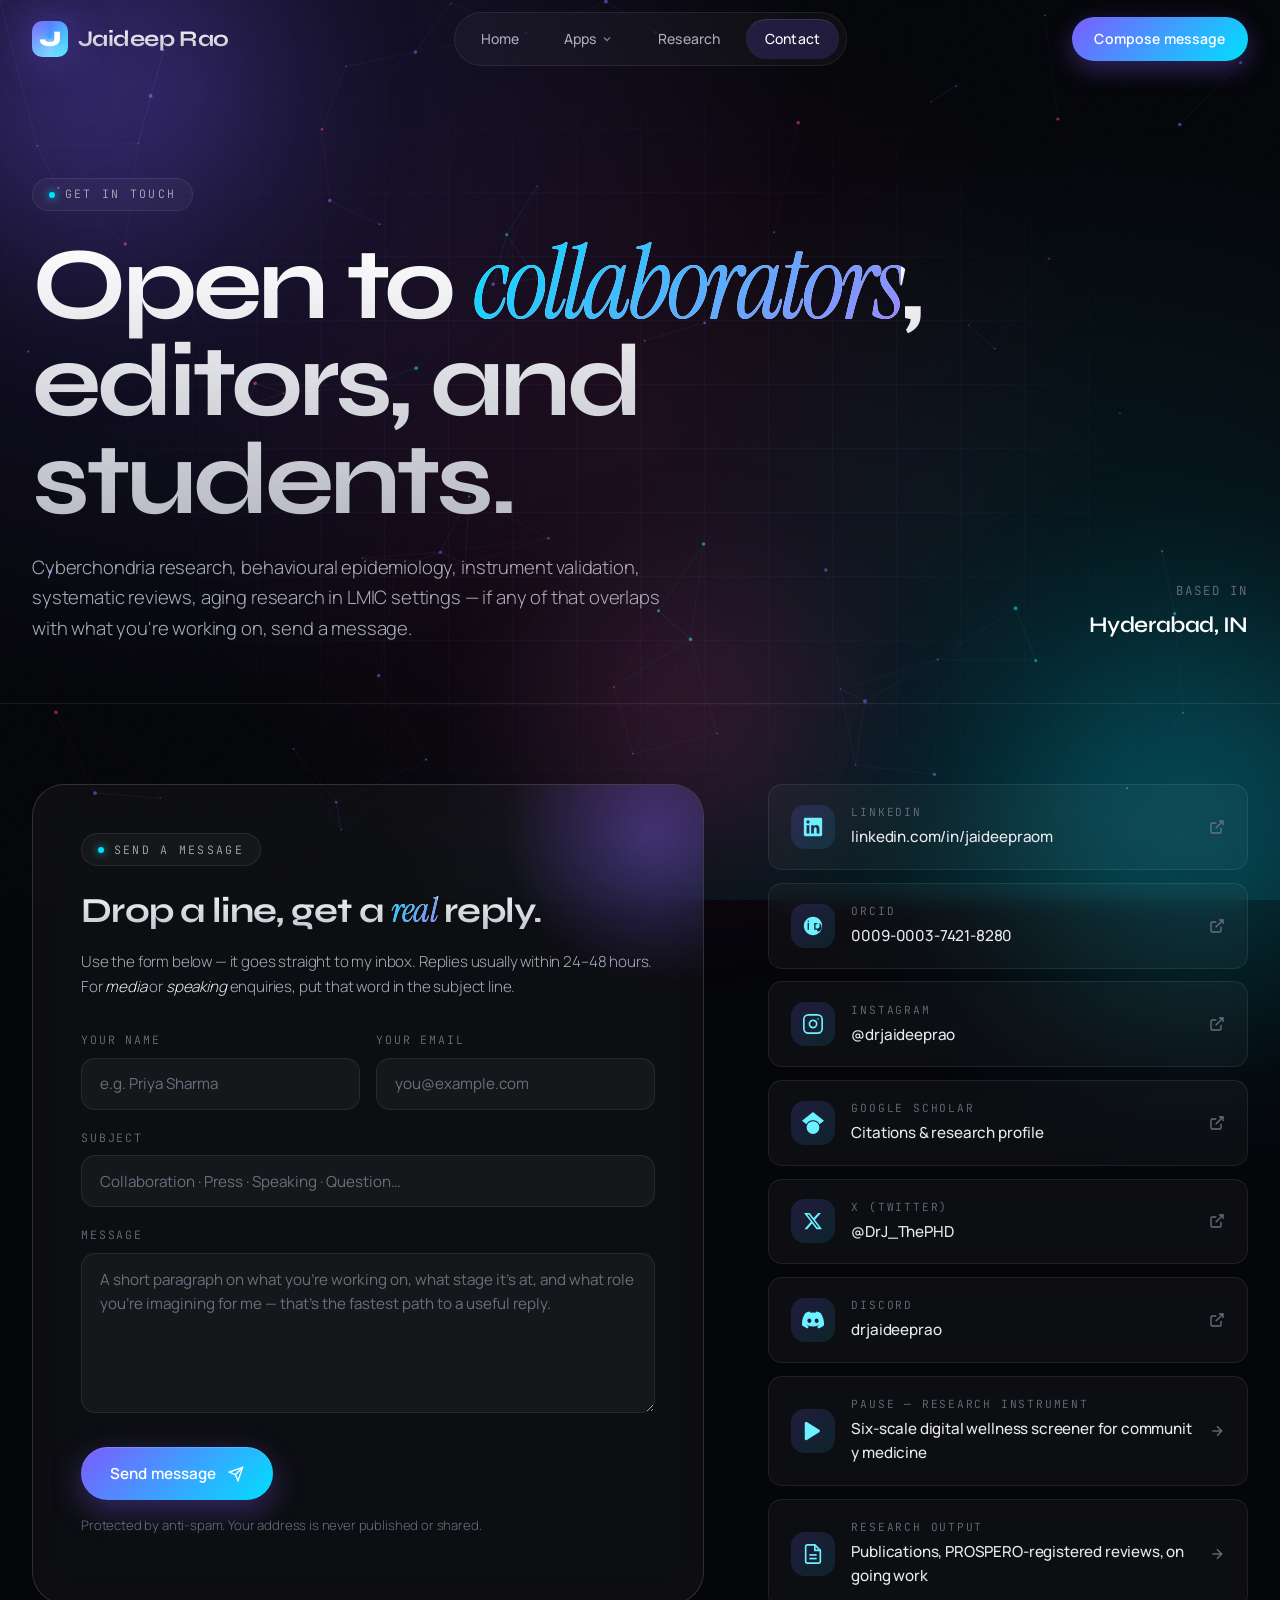
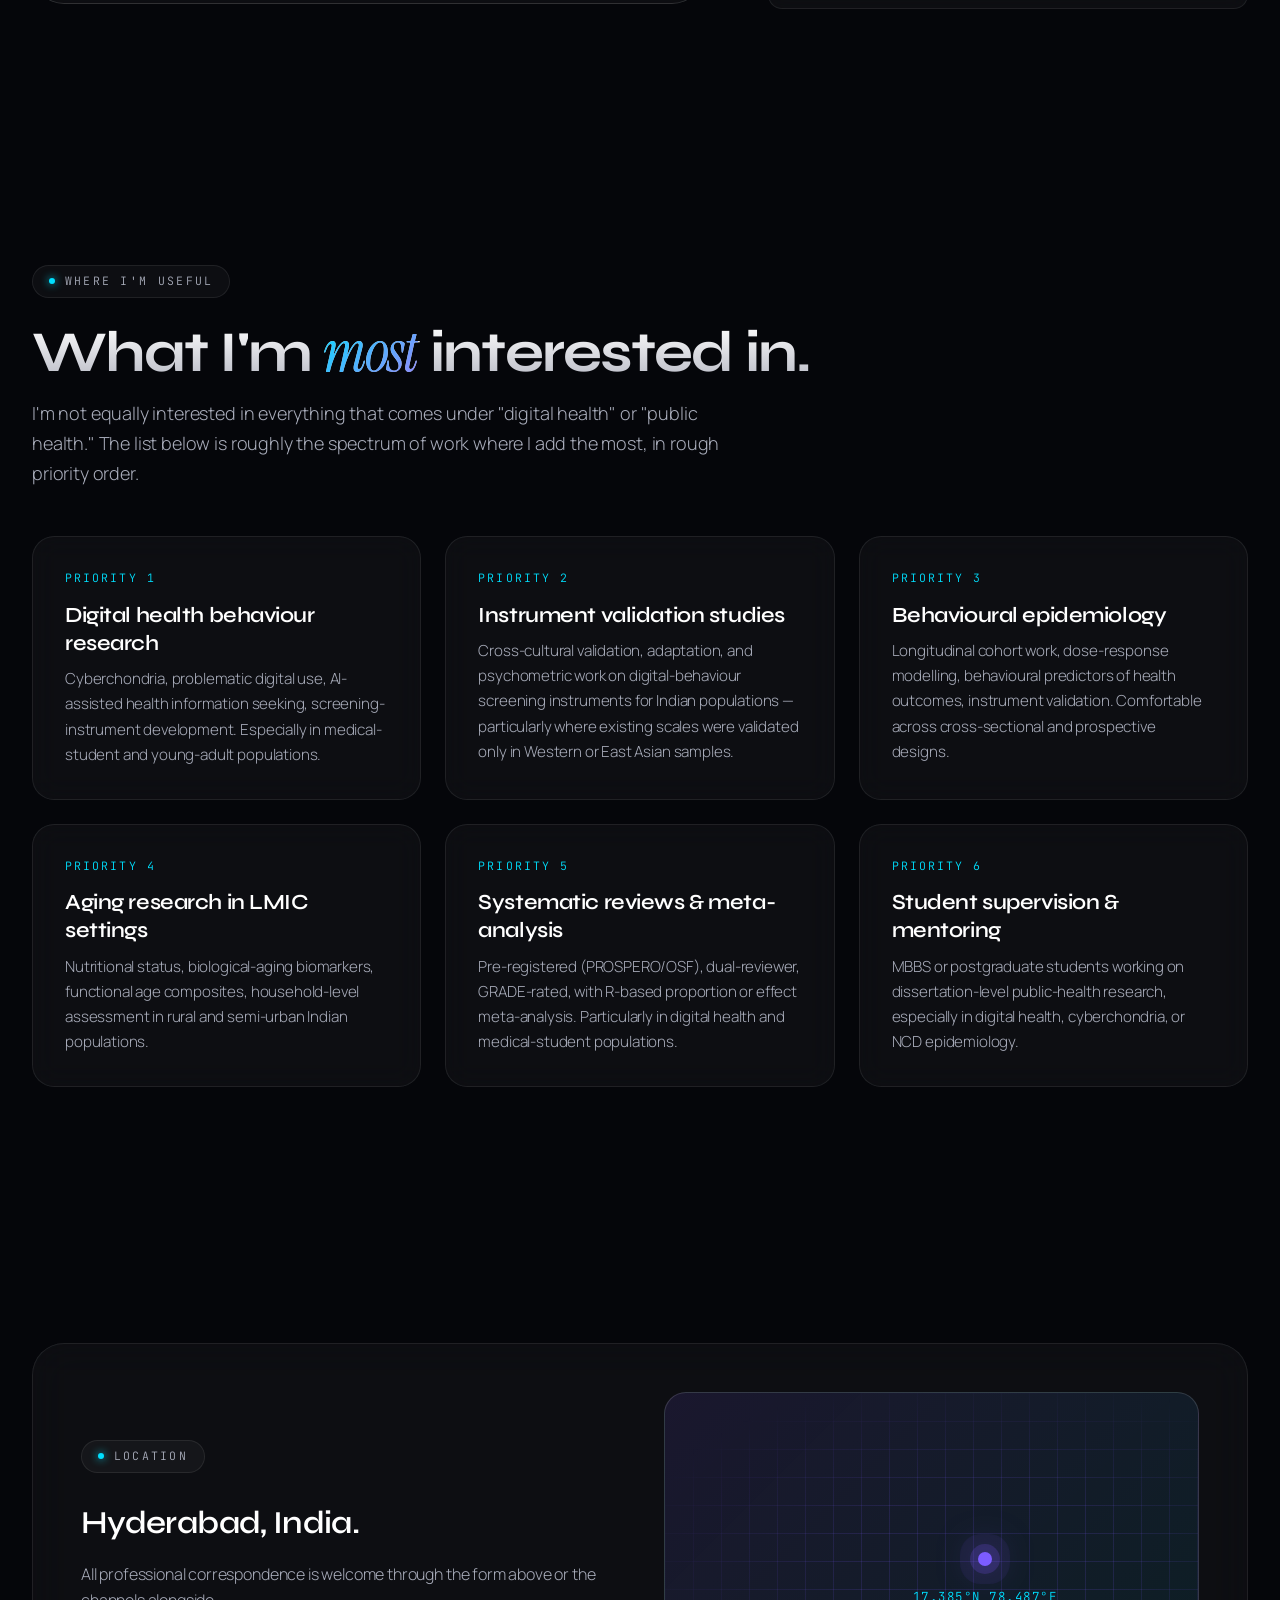
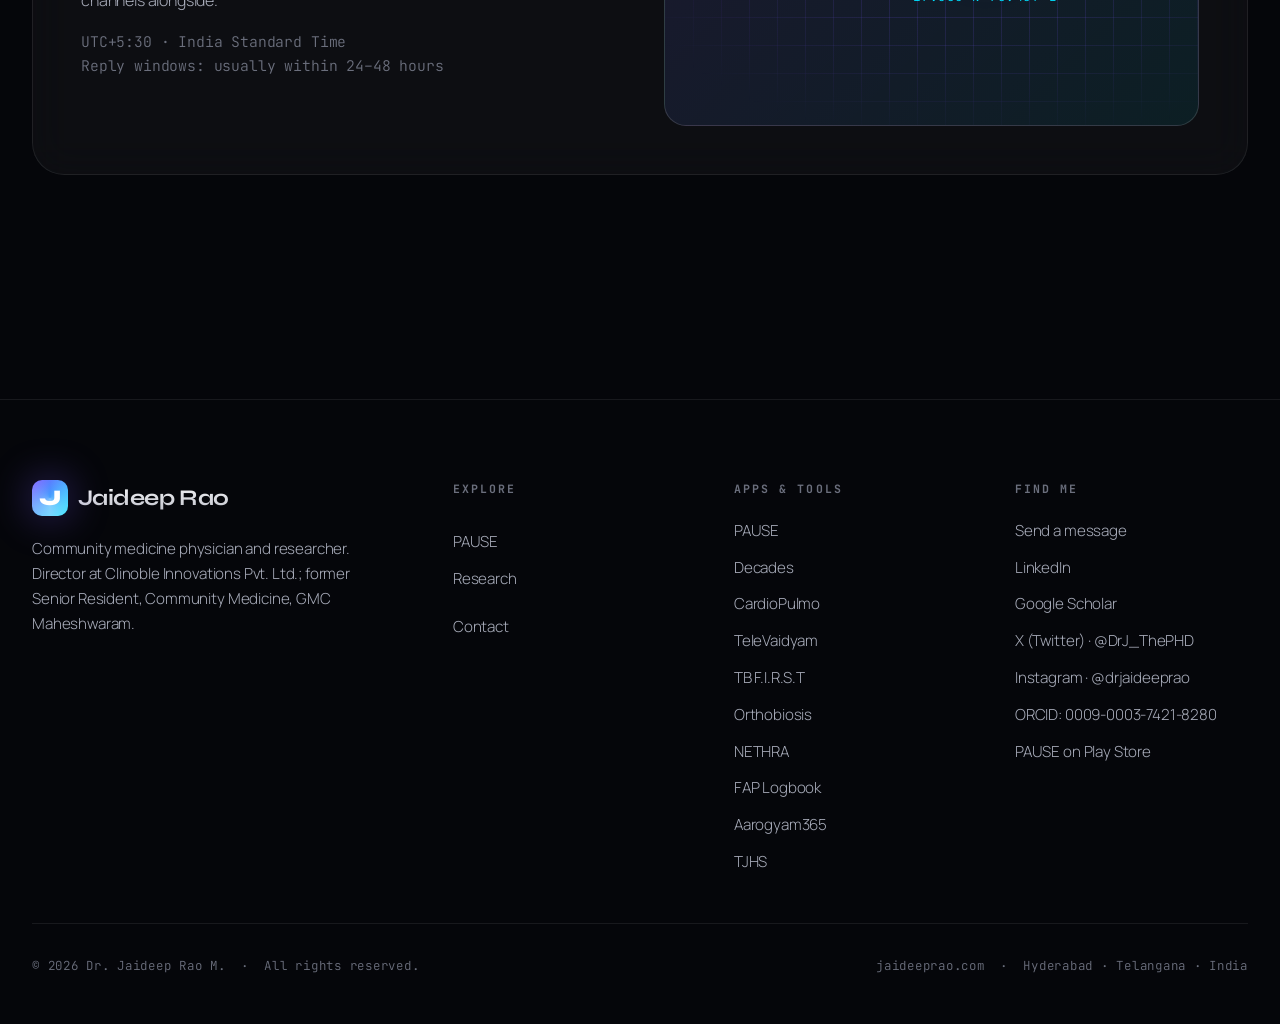
<file: contact.html>
<!DOCTYPE html>
<html lang="en">
<head>
<meta charset="UTF-8">
<meta name="viewport" content="width=device-width, initial-scale=1.0">
<title>Contact — Dr. Jaideep Rao</title>
<meta name="description" content="Get in touch with Dr. Jaideep Rao — open to collaborators, journal editors, conference organisers, and students interested in digital preventive health, behavioural epidemiology, or aging research.">
<meta name="theme-color" content="#05060a">
<link rel="icon" href="data:image/svg+xml,%3Csvg xmlns='http://www.w3.org/2000/svg' viewBox='0 0 100 100'%3E%3Cdefs%3E%3ClinearGradient id='g' x1='0' x2='1' y1='0' y2='1'%3E%3Cstop offset='0' stop-color='%237c5cff'/%3E%3Cstop offset='1' stop-color='%2300e0ff'/%3E%3C/linearGradient%3E%3C/defs%3E%3Crect width='100' height='100' rx='22' fill='url(%23g)'/%3E%3Ctext x='50' y='68' text-anchor='middle' font-family='Syne, sans-serif' font-weight='800' font-size='62' fill='white'%3EJ%3C/text%3E%3C/svg%3E">
<link rel="stylesheet" href="css/style.css">
</head>
<body>

<div class="bg-canvas"></div>
<div class="bg-grid"></div>
<div class="bg-noise"></div>
<div class="orb orb-1"></div>
<div class="orb orb-2"></div>
<div class="orb orb-3"></div>

<div class="loader">
  <div class="loader-mark"></div>
  <div class="loader-text">Loading interface</div>
</div>

<div class="scroll-progress"></div>

<nav class="nav">
  <div class="nav-inner">
    <a href="index.html" class="nav-logo">
      <span class="nav-logo-mark"><span>J</span></span>
      <span class="nav-logo-text">Jaideep Rao</span>
    </a>
    <div class="nav-links">
      <a href="index.html" class="nav-link">Home</a>
      <div class="nav-dropdown">
        <button type="button" class="nav-link nav-dropdown-trigger" aria-haspopup="true" aria-expanded="false">Apps
          <svg width="12" height="12" viewBox="0 0 24 24" fill="none" stroke="currentColor" stroke-width="2.5"><polyline points="6 9 12 15 18 9"/></svg>
        </button>
        <div class="nav-dropdown-panel">
          <a href="https://cardiopulmo.com" target="_blank" rel="noopener" class="nav-link nav-dd-item">CardioPulmo</a>
          <a href="pause.html" class="nav-link nav-dd-item">PAUSE</a>
          <a href="decades.html" class="nav-link nav-dd-item">Decades</a>
          <a href="televaidyam.html" class="nav-link nav-dd-item">TeleVaidyam</a>
          <a href="https://tbfirst.com" target="_blank" rel="noopener" class="nav-link nav-dd-item">TB F.I.R.S.T</a>
          <a href="orthobiosis.html" class="nav-link nav-dd-item">Orthobiosis</a>
          <a href="https://nethra.clinoble.com" target="_blank" rel="noopener" class="nav-link nav-dd-item">NETHRA</a>
          <a href="https://fap.clinoble.com" target="_blank" rel="noopener" class="nav-link nav-dd-item">FAP Logbook</a>
          <a href="https://aarogyam365.com" target="_blank" rel="noopener" class="nav-link nav-dd-item">Aarogyam365</a>
        </div>
      </div>
      <a href="research.html" class="nav-link">Research</a>
      <a href="contact.html" class="nav-link">Contact</a>
    </div>
    <a href="#contact-form-section" class="nav-cta" data-magnetic><span>Compose message</span></a>
    <button class="nav-burger" aria-label="Menu"><span></span><span></span><span></span></button>
  </div>
</nav>

<div class="nav-mobile">
  <a href="index.html">Home</a>
  <a href="pause.html">PAUSE</a>
  <a href="decades.html">Decades</a>
  <a href="https://cardiopulmo.com" target="_blank" rel="noopener">CardioPulmo</a>
  <a href="televaidyam.html">TeleVaidyam</a>
  <a href="orthobiosis.html">Orthobiosis</a>
  <a href="research.html">Research</a>
  <a href="contact.html">Contact</a>
</div>

<!-- PAGE HEAD -->
<section class="page-header">
  <div class="container">
    <div class="page-header-inner">
      <div>
        <div class="section-eyebrow reveal">Get in touch</div>
        <h1 class="page-title reveal reveal-delay-1">
          Open to <em>collaborators</em>,<br>editors, and students.
        </h1>
        <p class="page-lead reveal reveal-delay-2">
          Cyberchondria research, behavioural epidemiology, instrument validation, systematic reviews,
          aging research in LMIC settings — if any of that overlaps with what you're working on,
          send a message.
        </p>
      </div>
      <div class="page-meta reveal reveal-delay-3">
        Based in
        <strong>Hyderabad, IN</strong>
      </div>
    </div>
  </div>
</section>

<!-- FORM SECTION -->
<section class="section" id="contact-form-section" style="padding-top: 2rem;">
  <div class="container">
    <div class="contact-grid">

      <!-- Form card -->
      <div class="contact-card reveal">
        <div style="position:relative; z-index:1;">
          <div class="section-eyebrow" style="margin-bottom: 1rem;">Send a message</div>
          <h2 style="font-family: var(--font-display); font-size: clamp(1.6rem, 3vw, 2.2rem); font-weight: 700; letter-spacing: -0.02em; margin-bottom: 0.6rem; background: var(--grad-text); -webkit-background-clip: text; background-clip: text; color: transparent;">
            Drop a line, get a <em style="font-family: var(--font-serif); font-style: italic; font-weight: 400; background: linear-gradient(135deg, var(--cyan), var(--violet-bright)); -webkit-background-clip: text; background-clip: text; color: transparent;">real</em> reply.
          </h2>
          <p style="color: var(--text-2); font-size: 0.95rem; line-height: 1.65; margin-bottom: 2rem;">
            Use the form below — it goes straight to my inbox. Replies usually within 24–48 hours.
            For <em style="color: var(--text-1);">media</em> or <em style="color: var(--text-1);">speaking</em> enquiries, put that word in the subject line.
          </p>

          <form id="contact-form" class="contact-form" novalidate>
            <!-- Honeypot — bots fill all fields, humans never see this -->
            <div class="honeypot" aria-hidden="true">
              <label>Don't fill this in: <input type="text" name="botcheck" tabindex="-1" autocomplete="off"></label>
            </div>

            <div class="contact-form-row">
              <div>
                <label class="field-label" for="cf-name">Your name</label>
                <input class="field-input" id="cf-name" name="name" type="text" required autocomplete="name" placeholder="e.g. Priya Sharma">
              </div>
              <div>
                <label class="field-label" for="cf-email">Your email</label>
                <input class="field-input" id="cf-email" name="email" type="email" required autocomplete="email" placeholder="you@example.com">
              </div>
            </div>

            <div>
              <label class="field-label" for="cf-subject">Subject</label>
              <input class="field-input" id="cf-subject" name="subject" type="text" placeholder="Collaboration · Press · Speaking · Question…">
            </div>

            <div>
              <label class="field-label" for="cf-message">Message</label>
              <textarea class="field-textarea" id="cf-message" name="message" required placeholder="A short paragraph on what you're working on, what stage it's at, and what role you're imagining for me — that's the fastest path to a useful reply."></textarea>
            </div>

            <div class="contact-form-actions">
              <button type="submit" class="btn btn-primary" data-magnetic>
                <span>Send message</span>
                <svg width="16" height="16" viewBox="0 0 24 24" fill="none" stroke="currentColor" stroke-width="2"><line x1="22" y1="2" x2="11" y2="13"/><polygon points="22 2 15 22 11 13 2 9 22 2"/></svg>
              </button>
              <span class="contact-form-note">Protected by anti-spam. Your address is never published or shared.</span>
            </div>

            <div id="form-status"></div>
          </form>
        </div>
      </div>

      <!-- Channels -->
      <div class="contact-channels">
        <a class="channel reveal" href="https://linkedin.com/in/jaideepraom/" target="_blank" rel="noopener">
          <div class="channel-icon">
            <svg width="22" height="22" viewBox="0 0 24 24" fill="currentColor"><path d="M20.5 2h-17A1.5 1.5 0 002 3.5v17A1.5 1.5 0 003.5 22h17a1.5 1.5 0 001.5-1.5v-17A1.5 1.5 0 0020.5 2zM8 19H5v-9h3zM6.5 8.25A1.75 1.75 0 118.3 6.5a1.78 1.78 0 01-1.8 1.75zM19 19h-3v-4.74c0-1.42-.6-1.93-1.38-1.93A1.74 1.74 0 0013 14.19V19h-3v-9h2.9v1.3a3.11 3.11 0 012.7-1.4c1.55 0 3.36.86 3.36 3.66z"/></svg>
          </div>
          <div class="channel-content">
            <div class="channel-label">LinkedIn</div>
            <div class="channel-value">linkedin.com/in/jaideepraom</div>
          </div>
          <svg width="16" height="16" viewBox="0 0 24 24" fill="none" stroke="var(--text-3)" stroke-width="2"><path d="M18 13v6a2 2 0 0 1-2 2H5a2 2 0 0 1-2-2V8a2 2 0 0 1 2-2h6"/><polyline points="15 3 21 3 21 9"/><line x1="10" y1="14" x2="21" y2="3"/></svg>
        </a>

        <a class="channel reveal reveal-delay-1" href="https://orcid.org/0009-0003-7421-8280" target="_blank" rel="noopener">
          <div class="channel-icon">
            <svg width="22" height="22" viewBox="0 0 24 24" fill="currentColor"><path d="M12 2C6.48 2 2 6.48 2 12s4.48 10 10 10 10-4.48 10-10S17.52 2 12 2zm-4.42 13.97H6.13V8.74h1.45zm-.73-8.32a.84.84 0 110-1.68.84.84 0 010 1.68zm9.83 8.32h-3.36V8.74h3.46c3.05 0 4.65 2.06 4.65 4.61 0 2.77-1.74 4.62-4.75 4.62zm-.04-5.92h-1.87v4.6h1.91c1.83 0 2.55-1.28 2.55-3.3 0-1.84-1.17-3.3-2.59-3.3z"/></svg>
          </div>
          <div class="channel-content">
            <div class="channel-label">ORCID</div>
            <div class="channel-value">0009-0003-7421-8280</div>
          </div>
          <svg width="16" height="16" viewBox="0 0 24 24" fill="none" stroke="var(--text-3)" stroke-width="2"><path d="M18 13v6a2 2 0 0 1-2 2H5a2 2 0 0 1-2-2V8a2 2 0 0 1 2-2h6"/><polyline points="15 3 21 3 21 9"/><line x1="10" y1="14" x2="21" y2="3"/></svg>
        </a>

        <a class="channel reveal reveal-delay-2" href="https://www.instagram.com/drjaideeprao" target="_blank" rel="noopener">
          <div class="channel-icon">
            <svg width="22" height="22" viewBox="0 0 24 24" fill="none" stroke="currentColor" stroke-width="1.8" stroke-linecap="round" stroke-linejoin="round"><rect x="2" y="2" width="20" height="20" rx="5" ry="5"/><path d="M16 11.37A4 4 0 1 1 12.63 8 4 4 0 0 1 16 11.37z"/><line x1="17.5" y1="6.5" x2="17.51" y2="6.5"/></svg>
          </div>
          <div class="channel-content">
            <div class="channel-label">Instagram</div>
            <div class="channel-value">@drjaideeprao</div>
          </div>
          <svg width="16" height="16" viewBox="0 0 24 24" fill="none" stroke="var(--text-3)" stroke-width="2"><path d="M18 13v6a2 2 0 0 1-2 2H5a2 2 0 0 1-2-2V8a2 2 0 0 1 2-2h6"/><polyline points="15 3 21 3 21 9"/><line x1="10" y1="14" x2="21" y2="3"/></svg>
        </a>

        <a class="channel reveal reveal-delay-2" href="https://scholar.google.com/citations?user=urg3Sa0AAAAJ&hl=en" target="_blank" rel="noopener">
          <div class="channel-icon">
            <svg width="22" height="22" viewBox="0 0 24 24" fill="currentColor"><path d="M12 24a7 7 0 1 1 0-14 7 7 0 0 1 0 14zm0-24L0 9.5l4.838 3.94A8 8 0 0 1 12 9a8 8 0 0 1 7.162 4.44L24 9.5z"/></svg>
          </div>
          <div class="channel-content">
            <div class="channel-label">Google Scholar</div>
            <div class="channel-value">Citations &amp; research profile</div>
          </div>
          <svg width="16" height="16" viewBox="0 0 24 24" fill="none" stroke="var(--text-3)" stroke-width="2"><path d="M18 13v6a2 2 0 0 1-2 2H5a2 2 0 0 1-2-2V8a2 2 0 0 1 2-2h6"/><polyline points="15 3 21 3 21 9"/><line x1="10" y1="14" x2="21" y2="3"/></svg>
        </a>

        <a class="channel reveal reveal-delay-3" href="https://twitter.com/DrJ_ThePHD" target="_blank" rel="noopener">
          <div class="channel-icon">
            <svg width="20" height="20" viewBox="0 0 24 24" fill="currentColor"><path d="M18.244 2.25h3.308l-7.227 8.26 8.502 11.24H16.17l-5.214-6.817L4.99 21.75H1.68l7.73-8.835L1.254 2.25H8.08l4.713 6.231zm-1.161 17.52h1.833L7.084 4.126H5.117z"/></svg>
          </div>
          <div class="channel-content">
            <div class="channel-label">X (Twitter)</div>
            <div class="channel-value">@DrJ_ThePHD</div>
          </div>
          <svg width="16" height="16" viewBox="0 0 24 24" fill="none" stroke="var(--text-3)" stroke-width="2"><path d="M18 13v6a2 2 0 0 1-2 2H5a2 2 0 0 1-2-2V8a2 2 0 0 1 2-2h6"/><polyline points="15 3 21 3 21 9"/><line x1="10" y1="14" x2="21" y2="3"/></svg>
        </a>

        <a class="channel reveal reveal-delay-4" href="https://discord.com/users/drjaideeprao" target="_blank" rel="noopener">
          <div class="channel-icon">
            <svg width="22" height="22" viewBox="0 0 24 24" fill="currentColor"><path d="M20.317 4.37a19.79 19.79 0 0 0-4.885-1.515.074.074 0 0 0-.079.037c-.21.375-.444.864-.608 1.25a18.27 18.27 0 0 0-5.487 0 12.64 12.64 0 0 0-.617-1.25.077.077 0 0 0-.079-.037A19.74 19.74 0 0 0 3.677 4.37a.07.07 0 0 0-.032.027C.533 9.046-.32 13.58.099 18.057a.082.082 0 0 0 .031.057 19.9 19.9 0 0 0 5.993 3.03.078.078 0 0 0 .084-.028c.462-.63.874-1.295 1.226-1.994a.076.076 0 0 0-.041-.106 13.1 13.1 0 0 1-1.872-.892.077.077 0 0 1-.008-.128c.126-.094.252-.192.372-.291a.074.074 0 0 1 .077-.01c3.928 1.793 8.18 1.793 12.062 0a.074.074 0 0 1 .078.01c.12.099.246.198.373.292a.077.077 0 0 1-.006.127 12.3 12.3 0 0 1-1.873.891.077.077 0 0 0-.041.107c.36.698.772 1.362 1.225 1.993a.076.076 0 0 0 .084.028 19.84 19.84 0 0 0 6.002-3.03.077.077 0 0 0 .032-.054c.5-5.177-.838-9.674-3.549-13.66a.061.061 0 0 0-.031-.03zM8.02 15.331c-1.183 0-2.157-1.085-2.157-2.419 0-1.333.956-2.419 2.157-2.419 1.21 0 2.176 1.096 2.157 2.42 0 1.333-.956 2.418-2.157 2.418zm7.975 0c-1.183 0-2.157-1.085-2.157-2.419 0-1.333.955-2.419 2.157-2.419 1.21 0 2.176 1.096 2.157 2.42 0 1.333-.946 2.418-2.157 2.418z"/></svg>
          </div>
          <div class="channel-content">
            <div class="channel-label">Discord</div>
            <div class="channel-value">drjaideeprao</div>
          </div>
          <svg width="16" height="16" viewBox="0 0 24 24" fill="none" stroke="var(--text-3)" stroke-width="2"><path d="M18 13v6a2 2 0 0 1-2 2H5a2 2 0 0 1-2-2V8a2 2 0 0 1 2-2h6"/><polyline points="15 3 21 3 21 9"/><line x1="10" y1="14" x2="21" y2="3"/></svg>
        </a>

        <a class="channel reveal reveal-delay-3" href="pause.html">
          <div class="channel-icon">
            <svg width="22" height="22" viewBox="0 0 24 24" fill="currentColor"><path d="M3 20.5V3.5a1.5 1.5 0 0 1 2.25-1.3l13.5 8.5a1.5 1.5 0 0 1 0 2.6l-13.5 8.5A1.5 1.5 0 0 1 3 20.5z"/></svg>
          </div>
          <div class="channel-content">
            <div class="channel-label">PAUSE — Research instrument</div>
            <div class="channel-value">Six-scale digital wellness screener for community medicine</div>
          </div>
          <svg width="16" height="16" viewBox="0 0 24 24" fill="none" stroke="var(--text-3)" stroke-width="2"><line x1="5" y1="12" x2="19" y2="12"/><polyline points="12 5 19 12 12 19"/></svg>
        </a>

        <a class="channel reveal reveal-delay-3" href="research.html">
          <div class="channel-icon">
            <svg width="22" height="22" viewBox="0 0 24 24" fill="none" stroke="currentColor" stroke-width="1.8"><path d="M14 2H6a2 2 0 0 0-2 2v16a2 2 0 0 0 2 2h12a2 2 0 0 0 2-2V8z"/><polyline points="14 2 14 8 20 8"/><line x1="16" y1="13" x2="8" y2="13"/><line x1="16" y1="17" x2="8" y2="17"/></svg>
          </div>
          <div class="channel-content">
            <div class="channel-label">Research output</div>
            <div class="channel-value">Publications, PROSPERO-registered reviews, ongoing work</div>
          </div>
          <svg width="16" height="16" viewBox="0 0 24 24" fill="none" stroke="var(--text-3)" stroke-width="2"><line x1="5" y1="12" x2="19" y2="12"/><polyline points="12 5 19 12 12 19"/></svg>
        </a>
      </div>
    </div>
  </div>
</section>

<!-- COLLABORATION INTERESTS -->
<section class="section">
  <div class="container">
    <div class="reveal">
      <div class="section-eyebrow">Where I'm useful</div>
      <h2 class="section-title">What I'm <em>most</em> interested in.</h2>
      <p class="section-lead">
        I'm not equally interested in everything that comes under "digital health" or "public health." The list
        below is roughly the spectrum of work where I add the most, in rough priority order.
      </p>
    </div>

    <div class="three-col">
      <div class="info-card reveal">
        <div class="info-card-kicker">Priority 1</div>
        <h3>Digital health behaviour research</h3>
        <p>Cyberchondria, problematic digital use, AI-assisted health information seeking, screening-instrument
        development. Especially in medical-student and young-adult populations.</p>
      </div>
      <div class="info-card reveal reveal-delay-1">
        <div class="info-card-kicker">Priority 2</div>
        <h3>Instrument validation studies</h3>
        <p>Cross-cultural validation, adaptation, and psychometric work on digital-behaviour screening
        instruments for Indian populations — particularly where existing scales were validated only in
        Western or East Asian samples.</p>
      </div>
      <div class="info-card reveal reveal-delay-2">
        <div class="info-card-kicker">Priority 3</div>
        <h3>Behavioural epidemiology</h3>
        <p>Longitudinal cohort work, dose-response modelling, behavioural predictors of health outcomes,
        instrument validation. Comfortable across cross-sectional and prospective designs.</p>
      </div>
      <div class="info-card reveal">
        <div class="info-card-kicker">Priority 4</div>
        <h3>Aging research in LMIC settings</h3>
        <p>Nutritional status, biological-aging biomarkers, functional age composites, household-level
        assessment in rural and semi-urban Indian populations.</p>
      </div>
      <div class="info-card reveal reveal-delay-1">
        <div class="info-card-kicker">Priority 5</div>
        <h3>Systematic reviews &amp; meta-analysis</h3>
        <p>Pre-registered (PROSPERO/OSF), dual-reviewer, GRADE-rated, with R-based proportion or effect
        meta-analysis. Particularly in digital health and medical-student populations.</p>
      </div>
      <div class="info-card reveal reveal-delay-2">
        <div class="info-card-kicker">Priority 6</div>
        <h3>Student supervision &amp; mentoring</h3>
        <p>MBBS or postgraduate students working on dissertation-level public-health research, especially in
        digital health, cyberchondria, or NCD epidemiology.</p>
      </div>
    </div>
  </div>
</section>

<!-- LOCATION -->
<section class="section">
  <div class="container">
    <div class="reveal" style="padding: 3rem; background: var(--glass-bg); border: 1px solid var(--glass-border); border-radius: var(--r-xl); backdrop-filter: blur(20px); display:grid; grid-template-columns: 1fr 1fr; gap: 3rem; align-items: center;">
      <div>
        <div class="section-eyebrow">Location</div>
        <h2 style="font-family:var(--font-display); font-size:2rem; font-weight:600; letter-spacing:-0.02em; margin-bottom: 0.8rem; color: var(--text-0);">
          Hyderabad, India.
        </h2>
        <p style="color:var(--text-2); font-size:1rem; line-height:1.65; margin-bottom: 1rem;">
          All professional correspondence is welcome through the form above or the channels alongside.
        </p>
        <p style="color:var(--text-3); font-size:0.92rem; line-height:1.65; font-family:var(--font-mono);">
          UTC+5:30 · India Standard Time<br>
          Reply windows: usually within 24–48 hours
        </p>
      </div>
      <div style="position:relative; aspect-ratio: 16/10; border-radius: var(--r-lg); overflow:hidden; border: 1px solid var(--glass-border-strong); background: linear-gradient(135deg, rgba(124,92,255,0.12), rgba(0,224,255,0.08));">
        <div style="position:absolute; inset:0; background-image: linear-gradient(rgba(124,92,255,0.15) 1px, transparent 1px), linear-gradient(90deg, rgba(124,92,255,0.15) 1px, transparent 1px); background-size: 28px 28px; mask-image: radial-gradient(ellipse at 60% 50%, black 30%, transparent 80%); -webkit-mask-image: radial-gradient(ellipse at 60% 50%, black 30%, transparent 80%);"></div>
        <div style="position: absolute; left: 60%; top: 50%; transform: translate(-50%, -50%); width: 14px; height: 14px; border-radius: 50%; background: var(--violet); box-shadow: 0 0 0 8px rgba(124,92,255,0.2), 0 0 0 18px rgba(124,92,255,0.08), 0 0 40px var(--violet); animation: pulse 2s ease-in-out infinite;"></div>
        <div style="position: absolute; left: 60%; top: calc(50% + 28px); transform: translateX(-50%); font-family: var(--font-mono); font-size: 0.78rem; color: var(--cyan); letter-spacing: 0.12em;">17.385°N 78.487°E</div>
      </div>
    </div>
  </div>
</section>

<!-- FOOTER -->
<footer class="footer">
  <div class="container">
    <div class="footer-grid">
      <div class="footer-brand">
        <a href="index.html" class="nav-logo">
          <span class="nav-logo-mark"><span>J</span></span>
          <span class="nav-logo-text">Jaideep Rao</span>
        </a>
        <p class="footer-tag">
          Community medicine physician and researcher.
          Director at Clinoble Innovations Pvt. Ltd.; former Senior Resident, Community Medicine, GMC Maheshwaram.
        </p>
      </div>
      <div class="footer-col">
        <h4>Explore</h4>
        <ul>
          <li></li>
          <li><a href="pause.html">PAUSE</a></li>
          <li><a href="research.html">Research</a></li>
          <li></li>
          <li><a href="contact.html">Contact</a></li>
        </ul>
      </div>
      <div class="footer-col">
        <h4>Apps &amp; tools</h4>
        <ul>
                    <li><a href="pause.html">PAUSE</a></li>
          <li><a href="decades.html">Decades</a></li>
          <li><a href="https://cardiopulmo.com" target="_blank" rel="noopener">CardioPulmo</a></li>
          <li><a href="televaidyam.html">TeleVaidyam</a></li>
          <li><a href="https://tbfirst.com" target="_blank" rel="noopener">TB F.I.R.S.T</a></li>
          <li><a href="orthobiosis.html">Orthobiosis</a></li>
          <li><a href="https://nethra.clinoble.com" target="_blank" rel="noopener">NETHRA</a></li>
          <li><a href="https://fap.clinoble.com" target="_blank" rel="noopener">FAP Logbook</a></li>
          <li><a href="https://aarogyam365.com" target="_blank" rel="noopener">Aarogyam365</a></li>
          <li><a href="https://tjhs.in" target="_blank" rel="noopener">TJHS</a></li>
        </ul>
      </div>
      <div class="footer-col">
        <h4>Find me</h4>
        <ul>
          <li><a href="contact.html">Send a message</a></li>
          <li><a href="https://linkedin.com/in/jaideepraom/" target="_blank" rel="noopener">LinkedIn</a></li>
          <li><a href="https://scholar.google.com/citations?user=urg3Sa0AAAAJ&hl=en" target="_blank" rel="noopener">Google Scholar</a></li>
          <li><a href="https://twitter.com/DrJ_ThePHD" target="_blank" rel="noopener">X (Twitter) · @DrJ_ThePHD</a></li>
          <li><a href="https://www.instagram.com/drjaideeprao" target="_blank" rel="noopener">Instagram · @drjaideeprao</a></li>
          <li><a href="https://orcid.org/0009-0003-7421-8280" target="_blank" rel="noopener">ORCID: 0009-0003-7421-8280</a></li>
          <li><a href="https://play.google.com/store/apps/details?id=io.github.jaideeprao22.twa" target="_blank" rel="noopener">PAUSE on Play Store</a></li>
        </ul>
      </div>
    </div>
    <div class="footer-bottom">
      <div>© <span data-year>2026</span> Dr. Jaideep Rao M. &nbsp;·&nbsp; All rights reserved.</div>
      <div>jaideeprao.com &nbsp;·&nbsp; Hyderabad · Telangana · India</div>
    </div>
  </div>
</footer>

<script src="js/main.js"></script>
<script src="js/contact.js"></script>
</body>
</html>
</file>
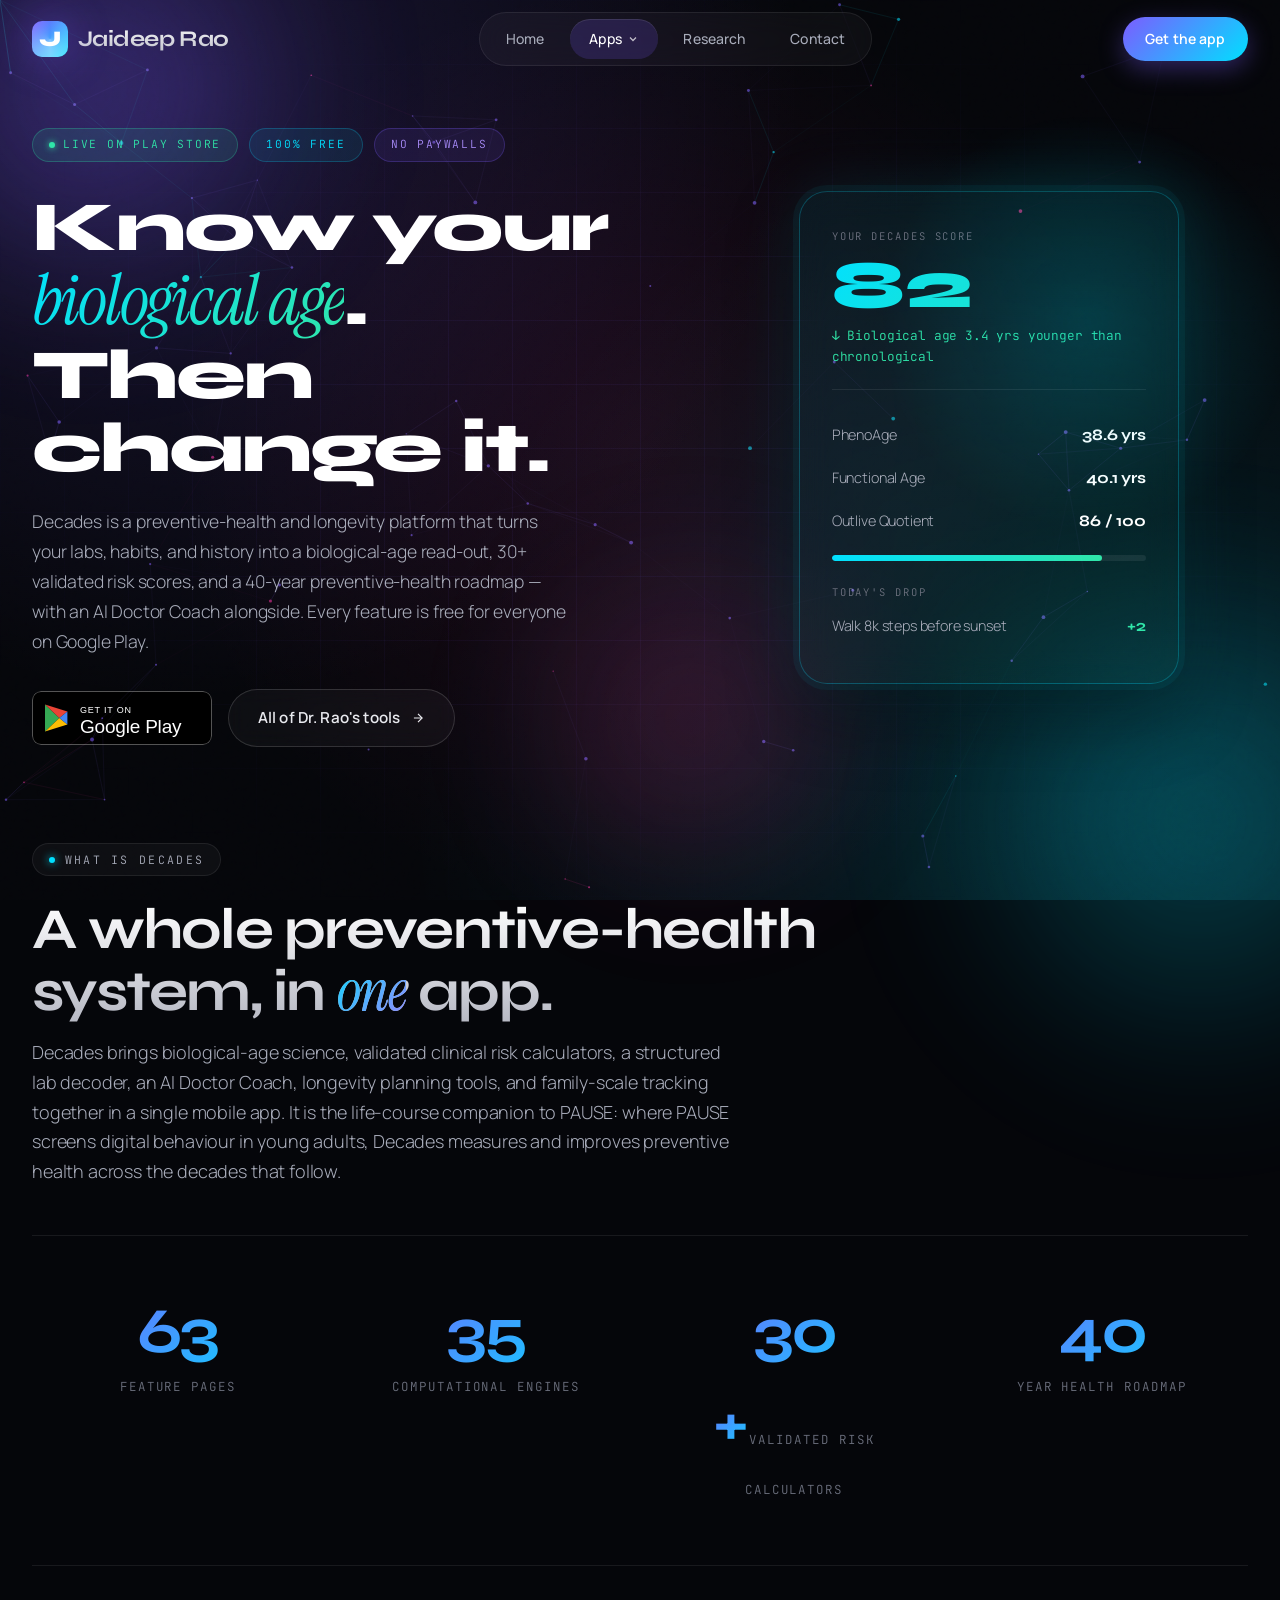
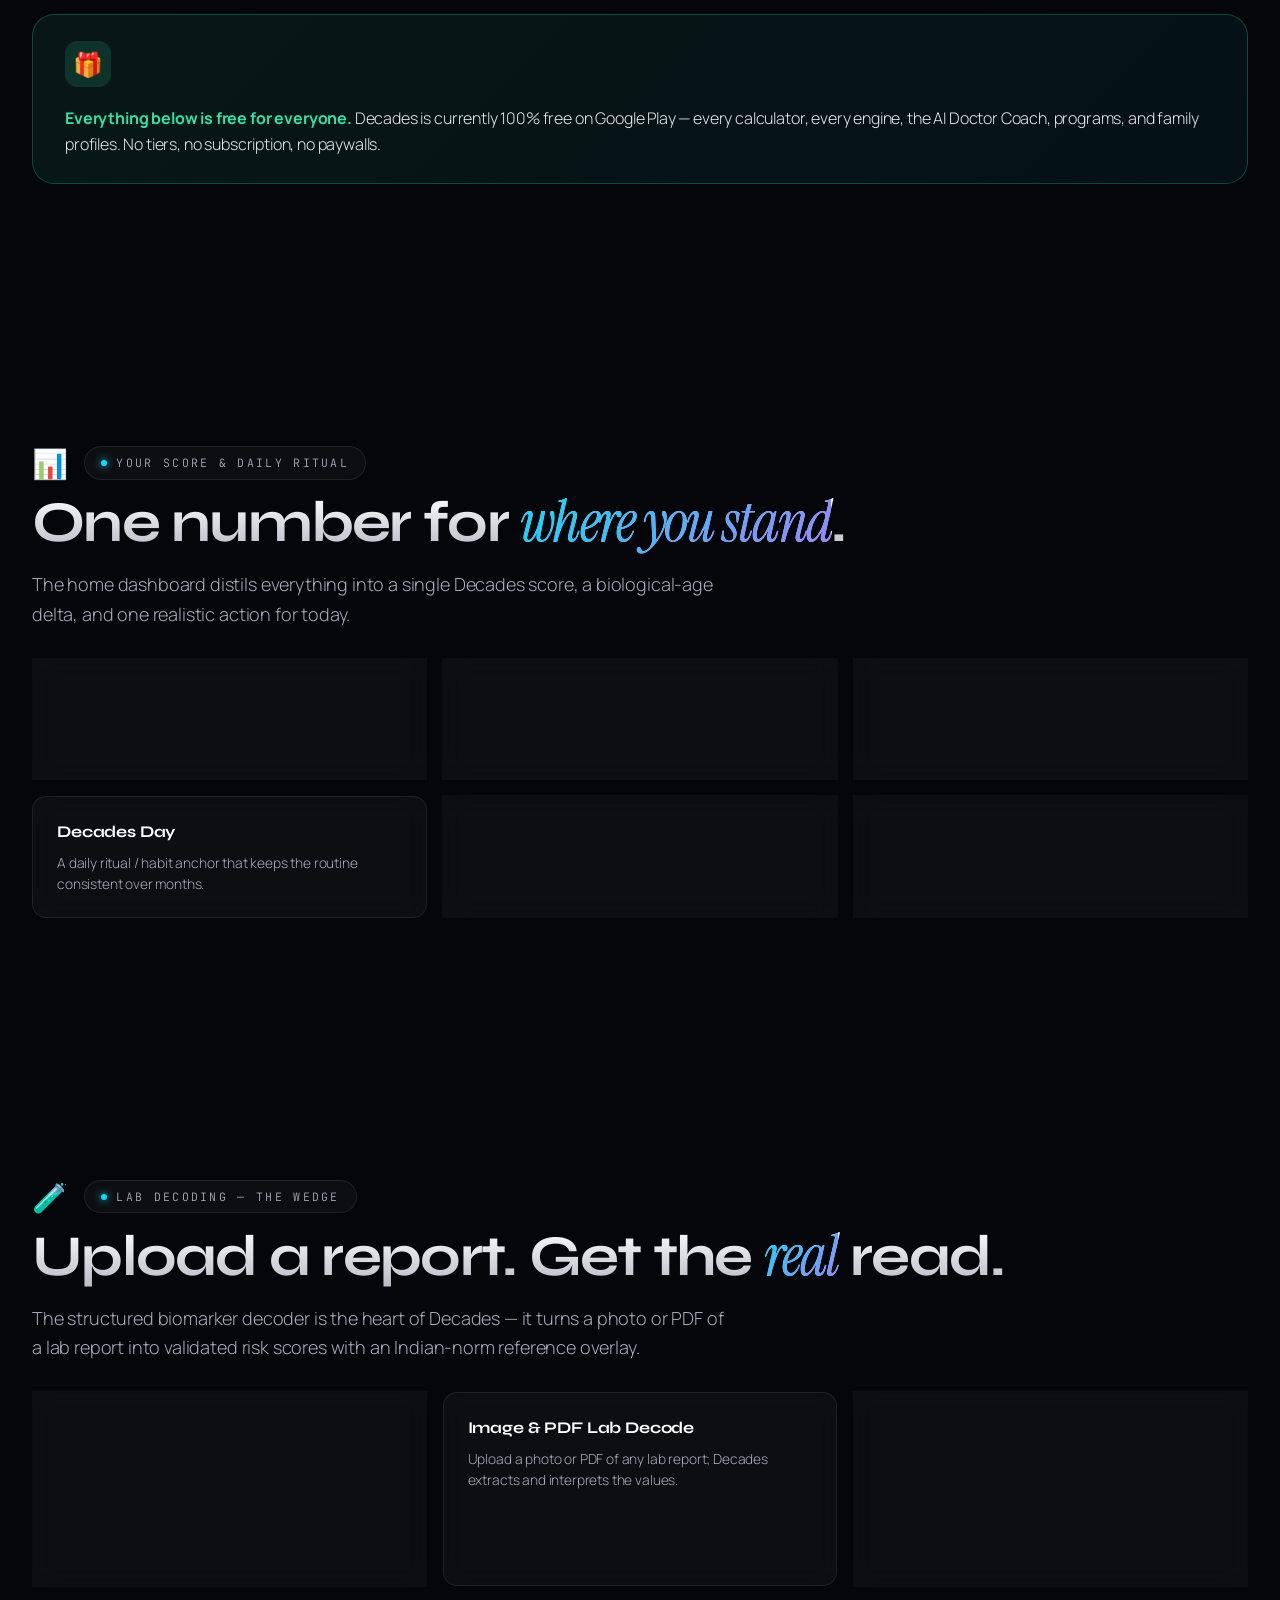
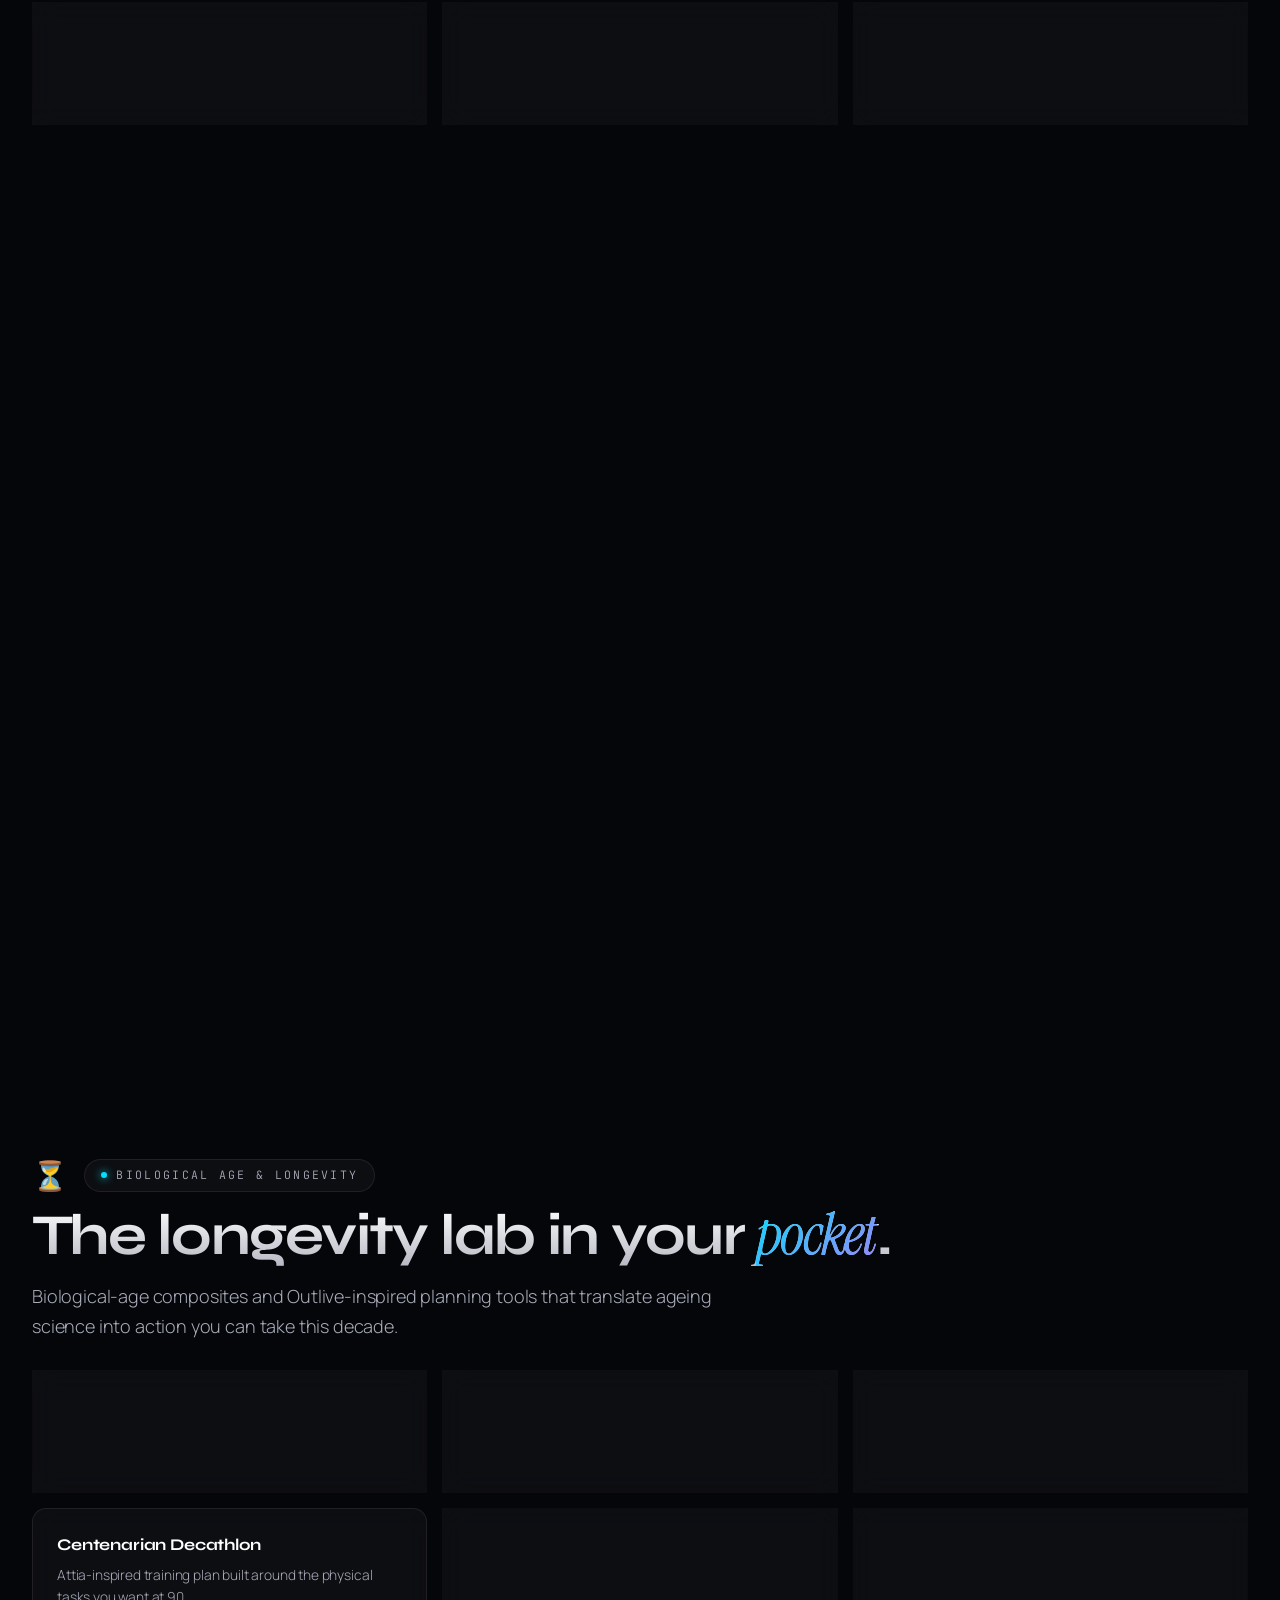
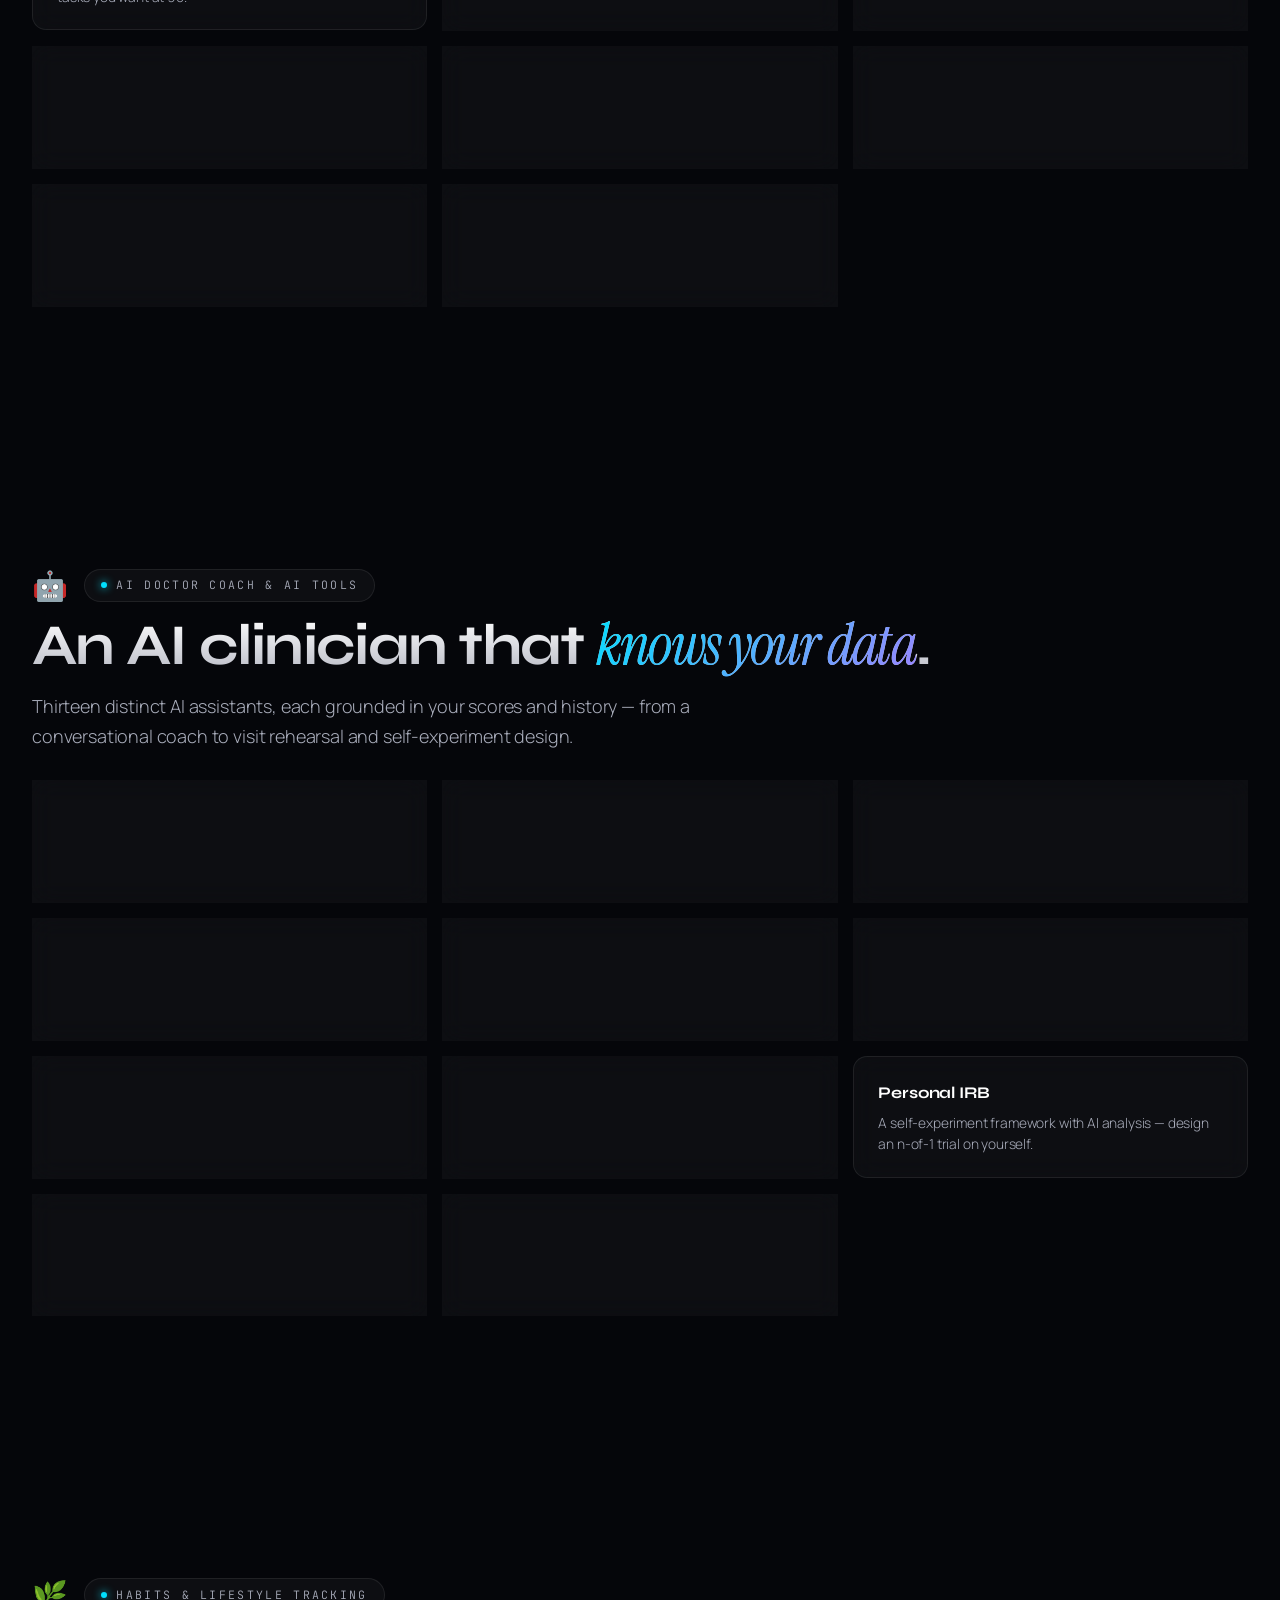
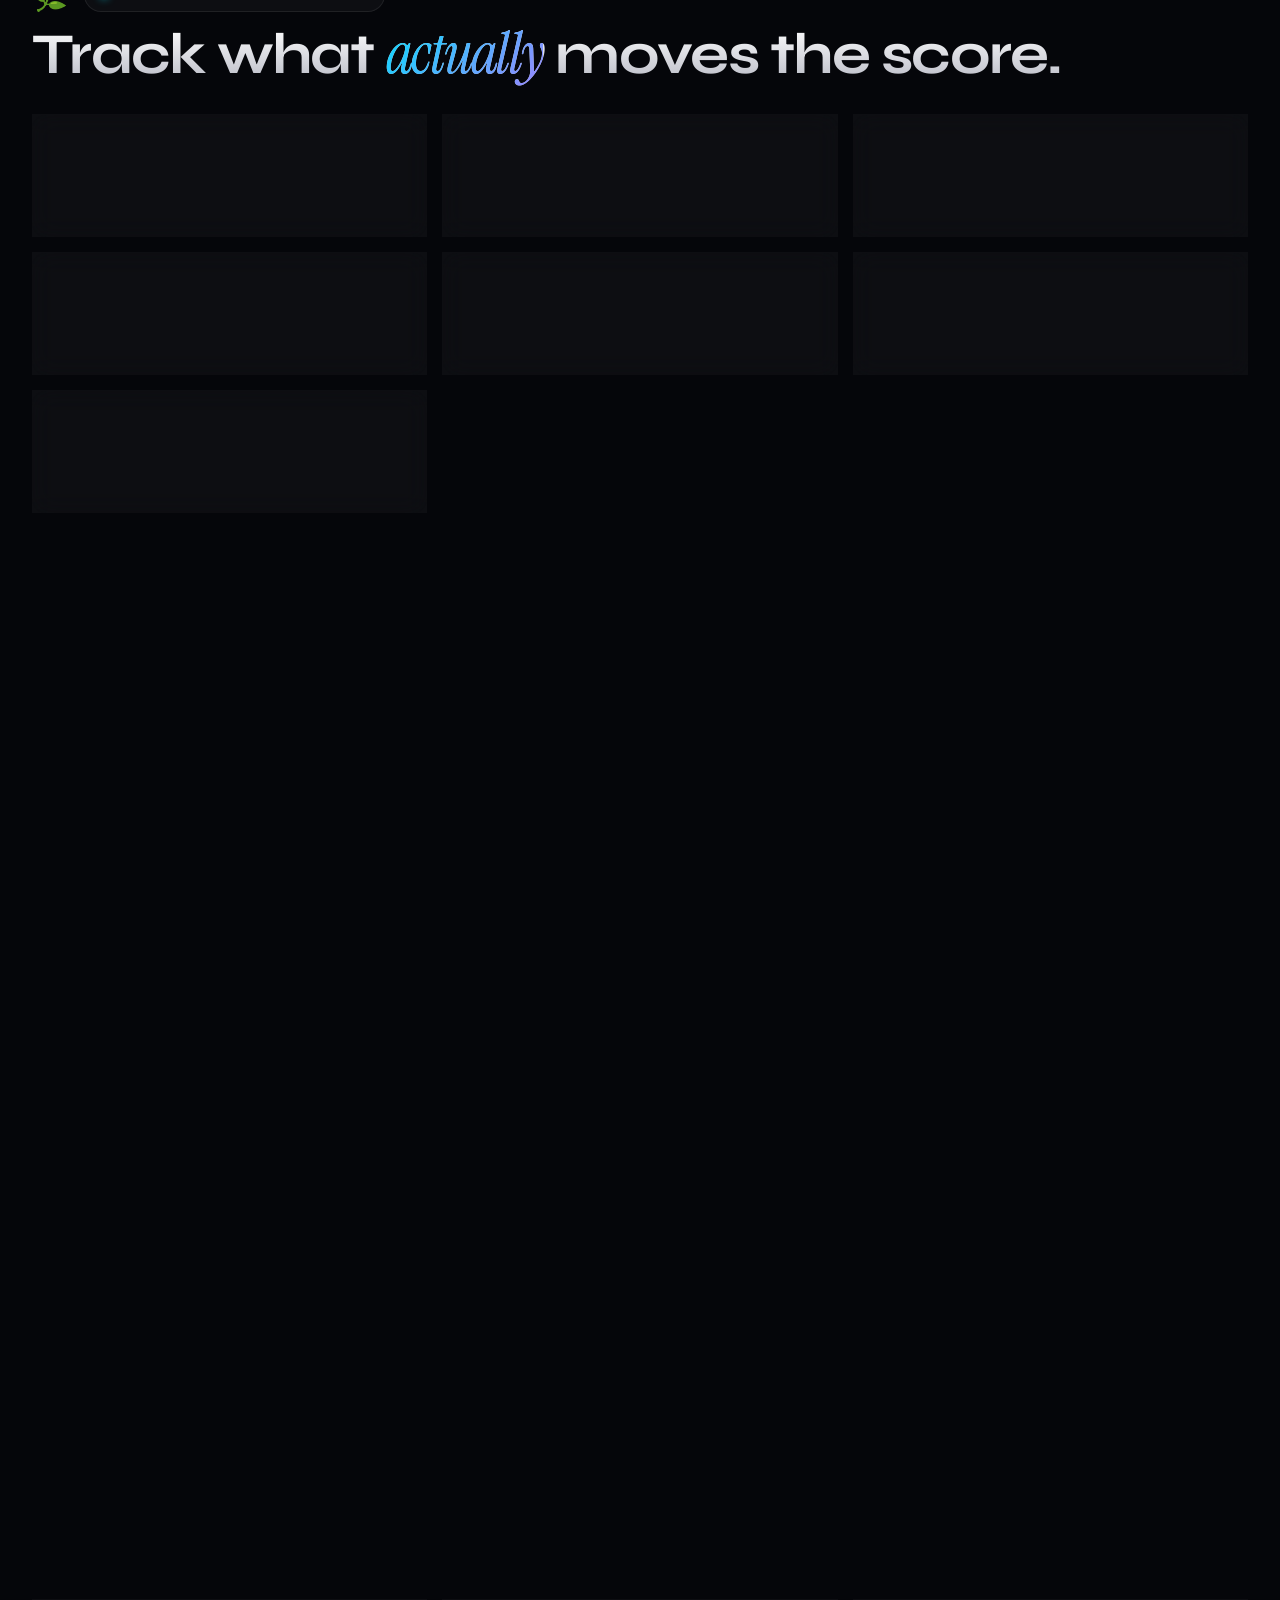
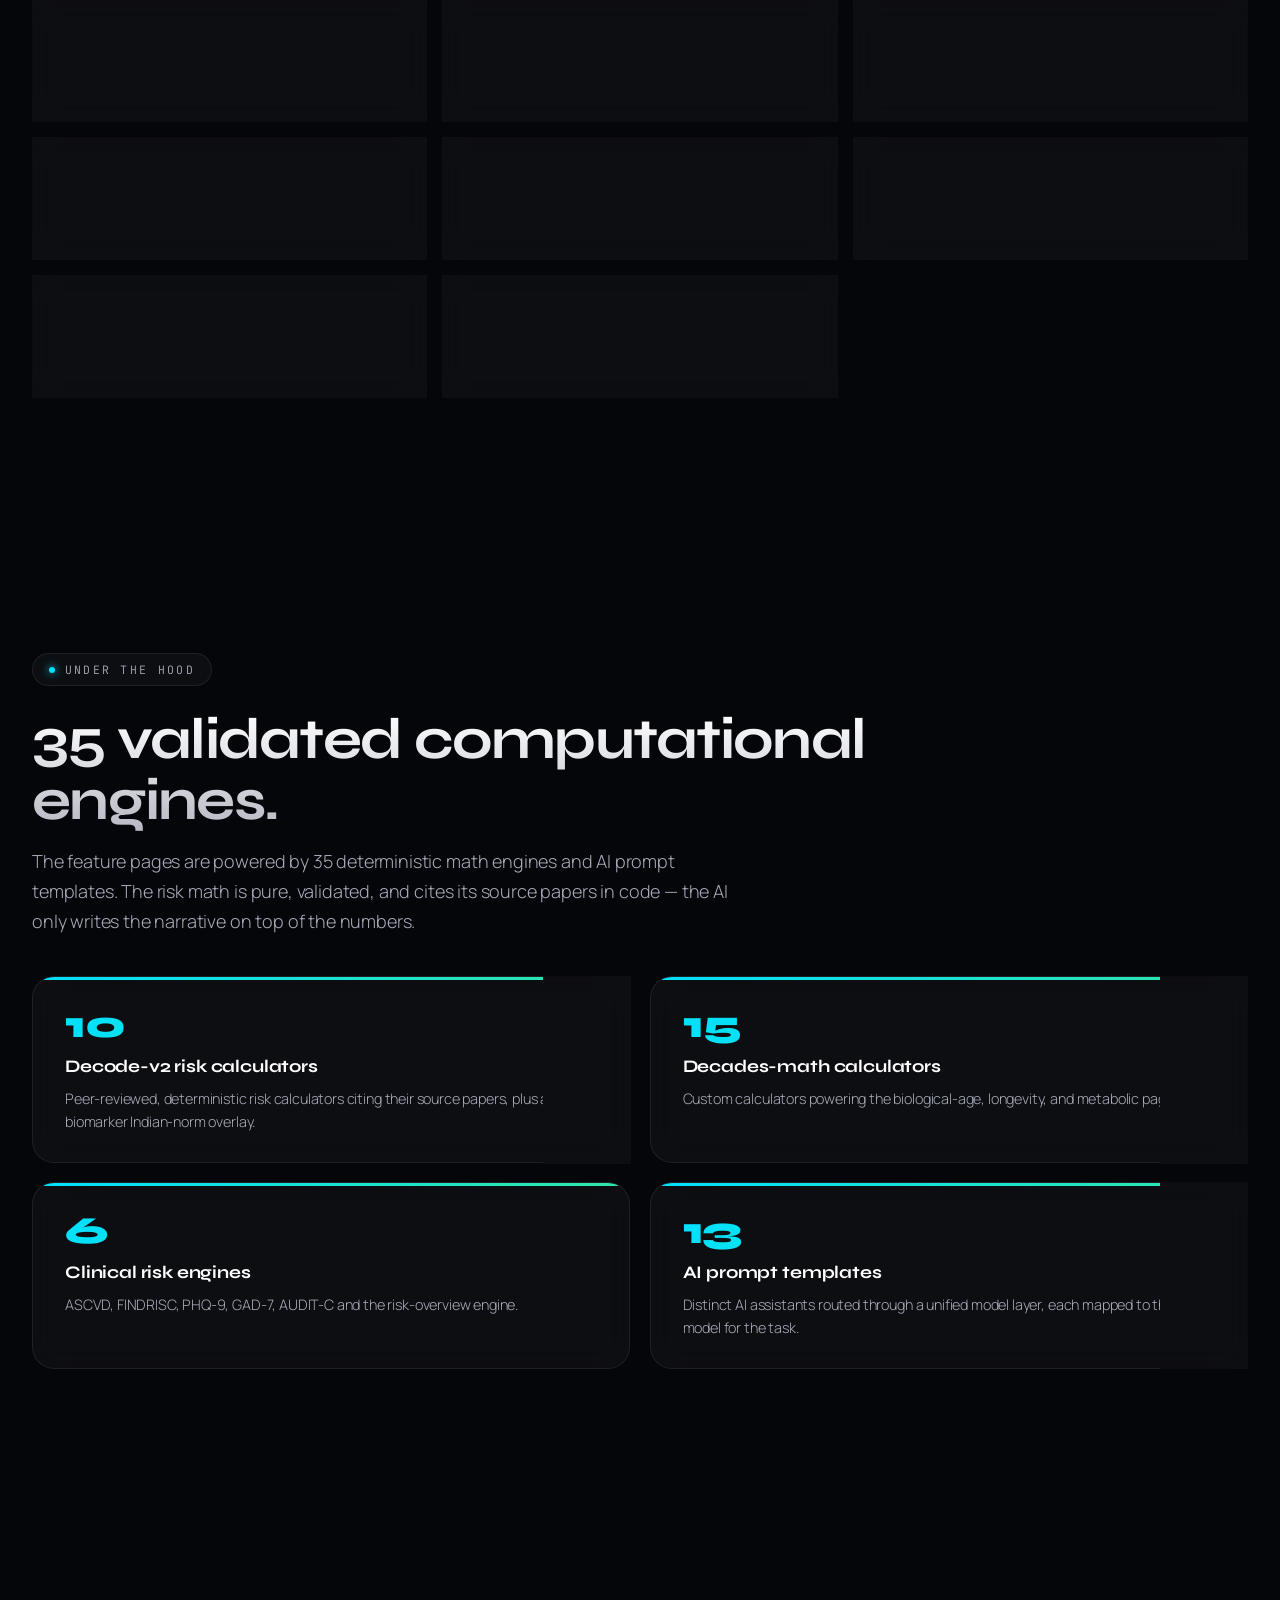
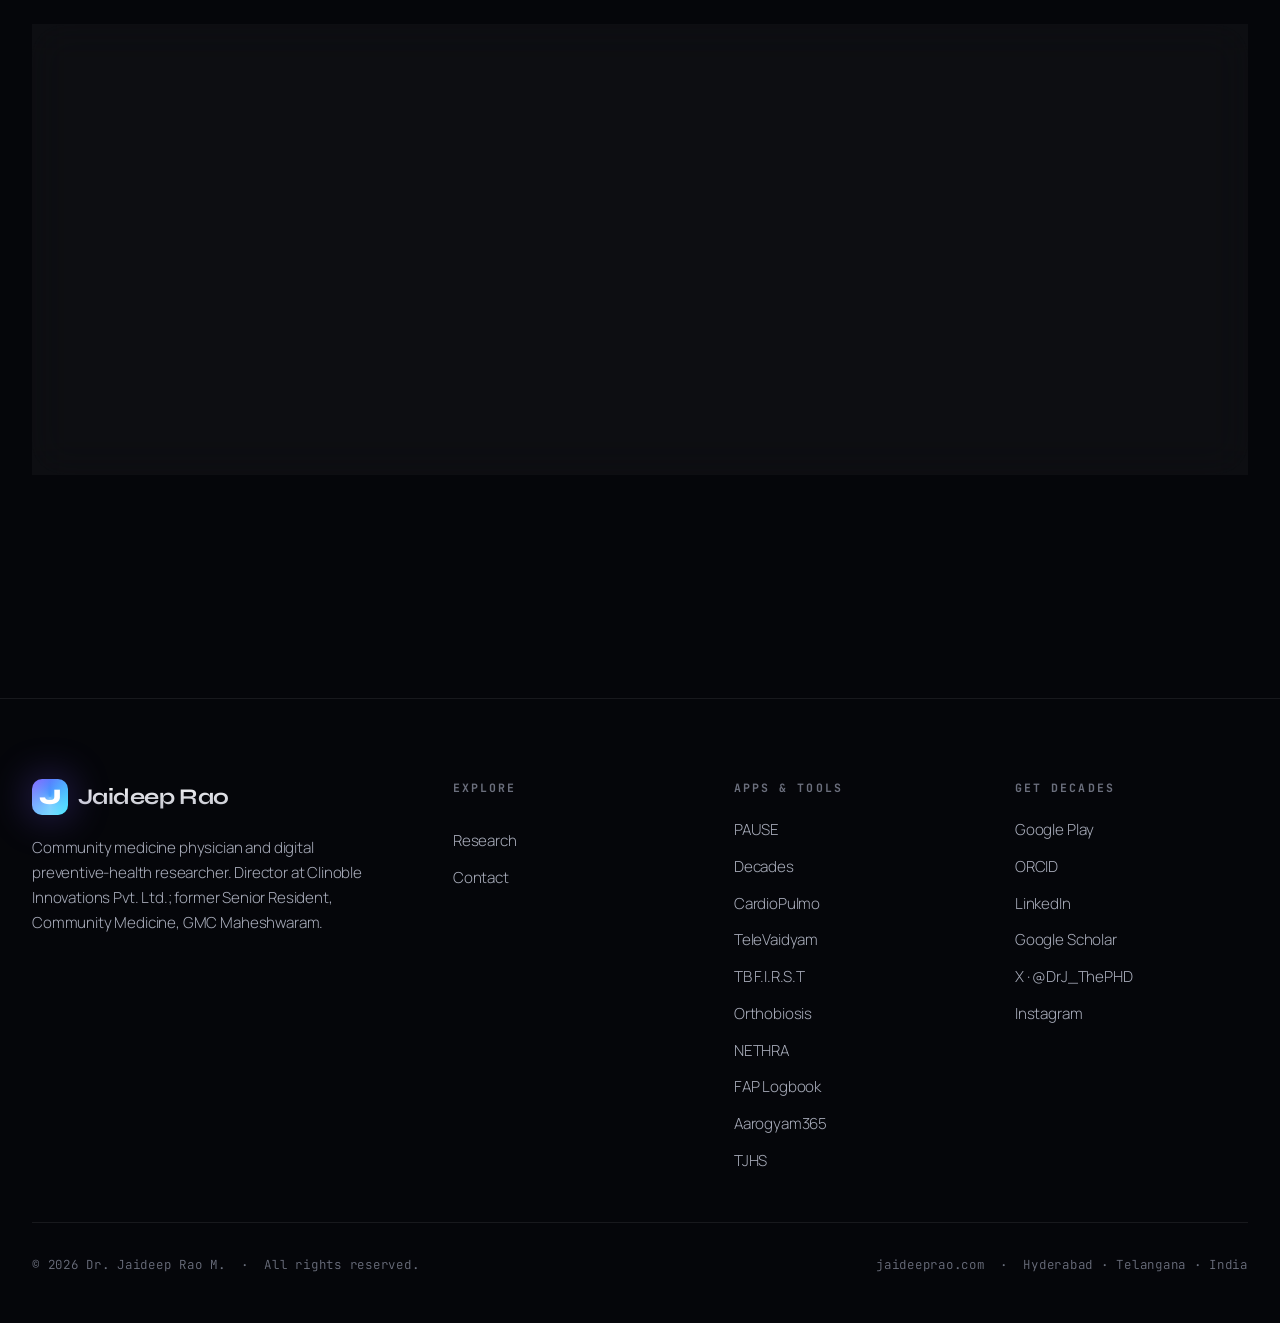
<file: decades.html>
<!DOCTYPE html>
<html lang="en">
<head>
<meta charset="UTF-8">
<meta name="viewport" content="width=device-width, initial-scale=1.0">
<title>Decades App — Biological Age &amp; Longevity Platform · Dr. Jaideep Rao</title>
<meta name="description" content="Decades is a free preventive-health and longevity app — biological-age estimates (PhenoAge, Functional Age, Outlive Quotient), 30+ validated risk calculators, a structured lab decoder, an AI Doctor Coach, and a 40-year preventive-health roadmap. Free for everyone on Google Play.">
<meta name="theme-color" content="#05060a">
<link rel="icon" href="data:image/svg+xml,%3Csvg xmlns='http://www.w3.org/2000/svg' viewBox='0 0 100 100'%3E%3Cdefs%3E%3ClinearGradient id='g' x1='0' x2='1' y1='0' y2='1'%3E%3Cstop offset='0' stop-color='%2300e0ff'/%3E%3Cstop offset='1' stop-color='%232fe6a8'/%3E%3C/linearGradient%3E%3C/defs%3E%3Crect width='100' height='100' rx='22' fill='url(%23g)'/%3E%3Ctext x='50' y='70' text-anchor='middle' font-family='Syne, sans-serif' font-weight='800' font-size='58' fill='%2305060a'%3ED%3C/text%3E%3C/svg%3E">
<link rel="stylesheet" href="css/style.css">
<style>
/* ───────────── DECADES PAGE STYLES ───────────── */
.app-hero {
  min-height: 90vh;
  display: flex; align-items: center;
  padding: 8rem 0 4rem;
  position: relative;
}
.app-hero-grid {
  display: grid;
  grid-template-columns: 1.1fr 0.9fr;
  gap: 4rem;
  align-items: center;
}
@media (max-width: 900px) {
  .app-hero-grid { grid-template-columns: 1fr; gap: 3rem; }
}

.badge-row { display: flex; gap: 0.7rem; flex-wrap: wrap; margin-bottom: 1.8rem; }
.app-pill {
  display: inline-flex; align-items: center; gap: 0.5rem;
  padding: 0.45rem 1rem; border-radius: 99px;
  font-family: var(--font-mono); font-size: 0.7rem;
  letter-spacing: 0.16em; text-transform: uppercase;
}
.app-pill-live { background: rgba(47,230,168,0.1); border: 1px solid rgba(47,230,168,0.25); color: var(--emerald); }
.app-pill-live::before { content:''; width:6px; height:6px; border-radius:50%; background:var(--emerald); box-shadow:0 0 6px var(--emerald); animation: pulse 2s ease-in-out infinite; }
.app-pill-free { background: rgba(0,224,255,0.08); border: 1px solid rgba(0,224,255,0.22); color: var(--cyan); }
.app-pill-noads { background: rgba(124,92,255,0.1); border: 1px solid rgba(124,92,255,0.25); color: #a78bfa; }

.app-headline {
  font-family: var(--font-display);
  font-size: clamp(2.6rem, 5.5vw, 4.4rem);
  font-weight: 800; letter-spacing: -0.03em; line-height: 1.04;
  margin-bottom: 1.4rem; color: var(--text-0);
}
.app-headline em {
  font-family: var(--font-serif); font-style: italic; font-weight: 400;
  background: linear-gradient(135deg, #00e0ff, #2fe6a8);
  -webkit-background-clip: text; background-clip: text; color: transparent;
}
.app-sub { font-size: 1.1rem; color: var(--text-2); line-height: 1.7; margin-bottom: 2rem; max-width: 540px; }
.app-cta-row { display: flex; gap: 1rem; flex-wrap: wrap; align-items: center; }

/* Phone-ish score mock */
.score-mock {
  position: relative; max-width: 380px; margin: 0 auto;
  border-radius: 28px; padding: 2.2rem 2rem;
  background: linear-gradient(165deg, rgba(0,224,255,0.08), rgba(47,230,168,0.05));
  border: 1px solid rgba(0,224,255,0.25);
  box-shadow: 0 0 0 6px rgba(0,224,255,0.05), 0 30px 70px rgba(0,0,0,0.4), 0 0 70px rgba(0,224,255,0.12);
  backdrop-filter: blur(16px);
}
.score-mock-glow { position:absolute; width:420px; height:420px; background:radial-gradient(circle, rgba(0,224,255,0.16), transparent 70%); border-radius:50%; top:-80px; right:-120px; pointer-events:none; }
.sm-label { font-family: var(--font-mono); font-size:0.66rem; letter-spacing:0.18em; text-transform:uppercase; color:var(--text-3); margin-bottom:0.5rem; }
.sm-score { font-family: var(--font-display); font-weight:800; font-size:4.2rem; line-height:1; background: linear-gradient(135deg,#00e0ff,#2fe6a8); -webkit-background-clip:text; background-clip:text; color:transparent; }
.sm-delta { font-family: var(--font-mono); font-size:0.8rem; color:var(--emerald); margin-top:0.4rem; }
.sm-divider { height:1px; background:rgba(255,255,255,0.08); margin:1.4rem 0; }
.sm-row { display:flex; justify-content:space-between; align-items:center; padding:0.55rem 0; }
.sm-row-name { color:var(--text-2); font-size:0.9rem; }
.sm-row-val { font-family:var(--font-display); font-weight:700; color:var(--text-0); font-size:1rem; }
.sm-bar { height:6px; border-radius:99px; background:rgba(255,255,255,0.07); overflow:hidden; margin-top:0.8rem; }
.sm-bar > span { display:block; height:100%; border-radius:99px; background:linear-gradient(90deg,#00e0ff,#2fe6a8); }

/* Free banner */
.free-banner {
  display:flex; gap:1.2rem; align-items:center; flex-wrap:wrap;
  padding: 1.6rem 2rem;
  background: linear-gradient(135deg, rgba(47,230,168,0.08), rgba(0,224,255,0.05));
  border: 1px solid rgba(47,230,168,0.25); border-radius: var(--r-lg);
}
.free-banner .fb-icon { width:46px; height:46px; border-radius:12px; background:rgba(47,230,168,0.14); display:grid; place-items:center; font-size:1.5rem; flex-shrink:0; }
.free-banner p { color: var(--text-1); font-size: 1rem; line-height: 1.6; margin:0; }
.free-banner strong { color: var(--emerald); }

/* Feature category */
.cat-head { display:flex; align-items:center; gap:1rem; margin-bottom: 0.4rem; }
.cat-emoji { font-size: 1.8rem; }
.feat-grid {
  display: grid; grid-template-columns: repeat(3, 1fr); gap: 1rem; margin-top: 1.8rem;
}
@media (max-width: 920px) { .feat-grid { grid-template-columns: 1fr 1fr; } }
@media (max-width: 560px) { .feat-grid { grid-template-columns: 1fr; } }
.feat {
  padding: 1.4rem 1.5rem; background: var(--glass-bg);
  border: 1px solid var(--glass-border); border-radius: var(--r-md);
  backdrop-filter: blur(12px); transition: all 0.3s var(--ease-out-quart);
}
.feat:hover { transform: translateY(-3px); border-color: var(--glass-border-strong); box-shadow: 0 16px 40px rgba(0,0,0,0.3); }
.feat-name { font-family: var(--font-display); font-size: 1.02rem; font-weight: 700; color: var(--text-0); letter-spacing:-0.01em; margin-bottom: 0.4rem; }
.feat-desc { color: var(--text-2); font-size: 0.86rem; line-height: 1.55; }
.feat-tag { display:inline-block; margin-top:0.7rem; font-family:var(--font-mono); font-size:0.62rem; letter-spacing:0.12em; text-transform:uppercase; color:var(--cyan); }

/* Engine tiles */
.engine-grid { display:grid; grid-template-columns: repeat(2,1fr); gap:1.2rem; margin-top:2.5rem; }
@media (max-width: 760px) { .engine-grid { grid-template-columns: 1fr; } }
.engine-card { padding: 1.8rem 2rem; background: var(--glass-bg); border:1px solid var(--glass-border); border-radius: var(--r-lg); backdrop-filter: blur(14px); position:relative; overflow:hidden; }
.engine-card::before { content:''; position:absolute; top:0; left:0; right:0; height:3px; background: linear-gradient(90deg,#00e0ff,#2fe6a8); }
.engine-num { font-family: var(--font-display); font-weight:800; font-size:2.4rem; background:linear-gradient(135deg,#00e0ff,#2fe6a8); -webkit-background-clip:text; background-clip:text; color:transparent; line-height:1; }
.engine-title { font-family: var(--font-display); font-weight:700; font-size:1.1rem; color:var(--text-0); margin:0.5rem 0 0.4rem; }
.engine-desc { color:var(--text-2); font-size:0.9rem; line-height:1.6; }

.play-badge-btn:hover img { transform: translateY(-2px); }
</style>
</head>
<body>

<div class="bg-canvas"></div>
<div class="bg-grid"></div>
<div class="bg-noise"></div>
<div class="orb orb-1"></div>
<div class="orb orb-2"></div>
<div class="orb orb-3"></div>

<div class="loader">
  <div class="loader-mark"></div>
  <div class="loader-text">Loading interface</div>
</div>

<div class="scroll-progress"></div>

<nav class="nav">
  <div class="nav-inner">
    <a href="index.html" class="nav-logo">
      <span class="nav-logo-mark"><span>J</span></span>
      <span class="nav-logo-text">Jaideep Rao</span>
    </a>
    <div class="nav-links">
      <a href="index.html" class="nav-link">Home</a>
      <div class="nav-dropdown">
        <button type="button" class="nav-link nav-dropdown-trigger" aria-haspopup="true" aria-expanded="false">Apps
          <svg width="12" height="12" viewBox="0 0 24 24" fill="none" stroke="currentColor" stroke-width="2.5"><polyline points="6 9 12 15 18 9"/></svg>
        </button>
        <div class="nav-dropdown-panel">
          <a href="https://cardiopulmo.com" target="_blank" rel="noopener" class="nav-link nav-dd-item">CardioPulmo</a>
          <a href="pause.html" class="nav-link nav-dd-item">PAUSE</a>
          <a href="decades.html" class="nav-link nav-dd-item">Decades</a>
          <a href="televaidyam.html" class="nav-link nav-dd-item">TeleVaidyam</a>
          <a href="https://tbfirst.com" target="_blank" rel="noopener" class="nav-link nav-dd-item">TB F.I.R.S.T</a>
          <a href="orthobiosis.html" class="nav-link nav-dd-item">Orthobiosis</a>
          <a href="https://nethra.clinoble.com" target="_blank" rel="noopener" class="nav-link nav-dd-item">NETHRA</a>
          <a href="https://fap.clinoble.com" target="_blank" rel="noopener" class="nav-link nav-dd-item">FAP Logbook</a>
          <a href="https://aarogyam365.com" target="_blank" rel="noopener" class="nav-link nav-dd-item">Aarogyam365</a>
        </div>
      </div>
      <a href="research.html" class="nav-link">Research</a>
      <a href="contact.html" class="nav-link">Contact</a>
    </div>
    <a href="https://play.google.com/store/apps/details?id=com.decades.health" target="_blank" rel="noopener" class="nav-cta" data-magnetic><span>Get the app</span></a>
    <button class="nav-burger" aria-label="Menu"><span></span><span></span><span></span></button>
  </div>
</nav>

<div class="nav-mobile">
  <a href="index.html">Home</a>
  <a href="pause.html">PAUSE</a>
  <a href="decades.html">Decades</a>
  <a href="https://cardiopulmo.com" target="_blank" rel="noopener">CardioPulmo</a>
  <a href="televaidyam.html">TeleVaidyam</a>
  <a href="orthobiosis.html">Orthobiosis</a>
  <a href="research.html">Research</a>
  <a href="contact.html">Contact</a>
</div>

<!-- ═══ HERO ═══ -->
<section class="app-hero">
  <div class="container">
    <div class="app-hero-grid">
      <div>
        <div class="badge-row">
          <span class="app-pill app-pill-live">Live on Play Store</span>
          <span class="app-pill app-pill-free">100% Free</span>
          <span class="app-pill app-pill-noads">No paywalls</span>
        </div>

        <h1 class="app-headline">
          Know your<br>
          <em>biological age</em>.<br>
          Then change it.
        </h1>
        <p class="app-sub">
          Decades is a preventive-health and longevity platform that turns your labs, habits, and history
          into a biological-age read-out, 30+ validated risk scores, and a 40-year preventive-health roadmap —
          with an AI Doctor Coach alongside. Every feature is free for everyone on Google Play.
        </p>

        <div class="app-cta-row">
          <a class="play-badge-btn" href="https://play.google.com/store/apps/details?id=com.decades.health" target="_blank" rel="noopener" style="display:inline-block;line-height:0;">
            <img src="images/google-play-badge.svg" alt="Get it on Google Play" width="180" height="54" style="display:block;border-radius:9px;transition:transform 0.3s ease;">
          </a>
          <a class="btn btn-ghost" href="index.html#tools">
            <span>All of Dr. Rao's tools</span>
            <svg width="14" height="14" viewBox="0 0 24 24" fill="none" stroke="currentColor" stroke-width="2"><line x1="5" y1="12" x2="19" y2="12"/><polyline points="12 5 19 12 12 19"/></svg>
          </a>
        </div>
      </div>

      <div class="reveal">
        <div class="score-mock">
          <div class="score-mock-glow"></div>
          <div class="sm-label">Your Decades Score</div>
          <div class="sm-score">82</div>
          <div class="sm-delta">↓ Biological age 3.4 yrs younger than chronological</div>
          <div class="sm-divider"></div>
          <div class="sm-row"><span class="sm-row-name">PhenoAge</span><span class="sm-row-val">38.6 yrs</span></div>
          <div class="sm-row"><span class="sm-row-name">Functional Age</span><span class="sm-row-val">40.1 yrs</span></div>
          <div class="sm-row"><span class="sm-row-name">Outlive Quotient</span><span class="sm-row-val">86 / 100</span></div>
          <div class="sm-bar"><span style="width:86%"></span></div>
          <div class="sm-label" style="margin-top:1.4rem;">Today's drop</div>
          <div class="sm-row" style="padding-top:0.3rem;"><span class="sm-row-name">Walk 8k steps before sunset</span><span class="sm-row-val" style="color:var(--emerald);">+2</span></div>
        </div>
      </div>
    </div>
  </div>
</section>

<!-- ═══ WHAT IS DECADES ═══ -->
<section class="section" style="padding-top:2rem;">
  <div class="container">
    <div class="reveal" style="max-width: 900px;">
      <div class="section-eyebrow">What is Decades</div>
      <h2 class="section-title">A whole preventive-health system, in <em>one</em> app.</h2>
      <p class="section-lead">
        Decades brings biological-age science, validated clinical risk calculators, a structured lab decoder,
        an AI Doctor Coach, longevity planning tools, and family-scale tracking together in a single mobile
        app. It is the life-course companion to PAUSE: where PAUSE screens digital behaviour in young adults,
        Decades measures and improves preventive health across the decades that follow.
      </p>
    </div>

    <div class="stats" style="margin-top: 3rem;">
      <div class="stat reveal"><span class="stat-num" data-count="63">0</span><span class="stat-label">Feature pages</span></div>
      <div class="stat reveal reveal-delay-1"><span class="stat-num" data-count="35">0</span><span class="stat-label">Computational engines</span></div>
      <div class="stat reveal reveal-delay-2"><span class="stat-num" data-count="30">0</span><span class="stat-num-suffix" style="font-family:var(--font-display);font-size:clamp(2.5rem,5vw,4rem);font-weight:700;">+</span><span class="stat-label">Validated risk calculators</span></div>
      <div class="stat reveal reveal-delay-3"><span class="stat-num" data-count="40">0</span><span class="stat-label">Year health roadmap</span></div>
    </div>

    <div class="free-banner reveal" style="margin-top: 3rem;">
      <div class="fb-icon">🎁</div>
      <p><strong>Everything below is free for everyone.</strong> Decades is currently 100% free on Google Play — every calculator, every engine, the AI Doctor Coach, programs, and family profiles. No tiers, no subscription, no paywalls.</p>
    </div>
  </div>
</section>

<!-- ═══ SCORE & DAILY RITUAL ═══ -->
<section class="section">
  <div class="container">
    <div class="reveal">
      <div class="cat-head"><span class="cat-emoji">📊</span><div class="section-eyebrow" style="margin:0;">Your score &amp; daily ritual</div></div>
      <h2 class="section-title">One number for <em>where you stand</em>.</h2>
      <p class="section-lead">The home dashboard distils everything into a single Decades score, a biological-age delta, and one realistic action for today.</p>
    </div>
    <div class="feat-grid">
      <div class="feat reveal"><div class="feat-name">Decades Score</div><div class="feat-desc">A composite preventive-health score with your biological-age delta versus chronological age.</div></div>
      <div class="feat reveal"><div class="feat-name">Daily Drop &amp; Today's Action</div><div class="feat-desc">One fresh, realistic preventive action each day — the smallest high-value thing you can do now.</div></div>
      <div class="feat reveal"><div class="feat-name">40-Year Health Roadmap</div><div class="feat-desc">A decade-by-decade visualisation of your preventive-health trajectory and what to prioritise next.</div></div>
      <div class="feat reveal"><div class="feat-name">Decades Day</div><div class="feat-desc">A daily ritual / habit anchor that keeps the routine consistent over months.</div></div>
      <div class="feat reveal"><div class="feat-name">Age-band Screening Reminders</div><div class="feat-desc">The right screening tests for your age, surfaced when they're due.</div></div>
      <div class="feat reveal"><div class="feat-name">Profile &amp; Onboarding</div><div class="feat-desc">Guided setup — basics, goals, history, labs, lifestyle, and consent — feeding every engine.</div></div>
    </div>
  </div>
</section>

<!-- ═══ LAB DECODING ═══ -->
<section class="section">
  <div class="container">
    <div class="reveal">
      <div class="cat-head"><span class="cat-emoji">🧪</span><div class="section-eyebrow" style="margin:0;">Lab decoding — the wedge</div></div>
      <h2 class="section-title">Upload a report. Get the <em>real</em> read.</h2>
      <p class="section-lead">The structured biomarker decoder is the heart of Decades — it turns a photo or PDF of a lab report into validated risk scores with an Indian-norm reference overlay.</p>
    </div>
    <div class="feat-grid">
      <div class="feat reveal"><div class="feat-name">Decode-v2 Structured Decoder</div><div class="feat-desc">Reads a lab report and runs 10 peer-reviewed risk calculators on the biomarkers — deterministic math, with an AI narrative on top.</div><span class="feat-tag">10 validated calculators</span></div>
      <div class="feat reveal"><div class="feat-name">Image &amp; PDF Lab Decode</div><div class="feat-desc">Upload a photo or PDF of any lab report; Decades extracts and interprets the values.</div></div>
      <div class="feat reveal"><div class="feat-name">Indian-Norm Overlay</div><div class="feat-desc">28 biomarkers classified against Indian-specific reference ranges (LAI 2016/2020, ICMR-INDIAB, IDF South Asia, AASLD 2023, ICMR Vit D, WHO Asia-Pacific BMI), sex-adjusted.</div><span class="feat-tag">28 biomarkers</span></div>
      <div class="feat reveal"><div class="feat-name">Lab Hindsight</div><div class="feat-desc">Retroactive interpretation of older lab reports to see how your markers have trended.</div></div>
      <div class="feat reveal"><div class="feat-name">Decades Verified Panel</div><div class="feat-desc">A recommended lab-panel specification you can order, tuned to the engines that need it.</div></div>
      <div class="feat reveal"><div class="feat-name">Lab Map</div><div class="feat-desc">Find diagnostic labs near you for the tests Decades recommends.</div></div>
    </div>
  </div>
</section>

<!-- ═══ RISK & SCREENING ═══ -->
<section class="section">
  <div class="container">
    <div class="reveal">
      <div class="cat-head"><span class="cat-emoji">❤️</span><div class="section-eyebrow" style="margin:0;">Risk &amp; screening calculators</div></div>
      <h2 class="section-title">Clinical risk scores, <em>done properly</em>.</h2>
      <p class="section-lead">Validated, guideline-based risk engines — the same instruments used in clinical practice, computed deterministically.</p>
    </div>
    <div class="feat-grid">
      <div class="feat reveal"><div class="feat-name">ASCVD 10-year Risk</div><div class="feat-desc">Atherosclerotic cardiovascular-disease 10-year risk estimate.</div><span class="feat-tag">Cardiovascular</span></div>
      <div class="feat reveal"><div class="feat-name">FINDRISC</div><div class="feat-desc">10-year type-2 diabetes risk from the validated Finnish Diabetes Risk Score.</div><span class="feat-tag">Diabetes</span></div>
      <div class="feat reveal"><div class="feat-name">PHQ-9</div><div class="feat-desc">Patient Health Questionnaire for depression screening.</div><span class="feat-tag">Mental health</span></div>
      <div class="feat reveal"><div class="feat-name">GAD-7</div><div class="feat-desc">Generalised Anxiety Disorder 7-item screen.</div><span class="feat-tag">Mental health</span></div>
      <div class="feat reveal"><div class="feat-name">AUDIT-C</div><div class="feat-desc">Alcohol-use screening for hazardous drinking patterns.</div><span class="feat-tag">Lifestyle</span></div>
      <div class="feat reveal"><div class="feat-name">Risk Overview</div><div class="feat-desc">A single dashboard pulling every risk engine into one prioritised view.</div></div>
    </div>
  </div>
</section>

<!-- ═══ BIOLOGICAL AGE & LONGEVITY ═══ -->
<section class="section">
  <div class="container">
    <div class="reveal">
      <div class="cat-head"><span class="cat-emoji">⏳</span><div class="section-eyebrow" style="margin:0;">Biological age &amp; longevity</div></div>
      <h2 class="section-title">The longevity lab in your <em>pocket</em>.</h2>
      <p class="section-lead">Biological-age composites and Outlive-inspired planning tools that translate ageing science into action you can take this decade.</p>
    </div>
    <div class="feat-grid">
      <div class="feat reveal"><div class="feat-name">PhenoAge</div><div class="feat-desc">Levine 2018 biological-age estimate from routine blood markers.</div></div>
      <div class="feat reveal"><div class="feat-name">Functional Age</div><div class="feat-desc">A multi-system age estimator across the body's functional domains.</div></div>
      <div class="feat reveal"><div class="feat-name">Outlive Quotient</div><div class="feat-desc">A composite longevity score inspired by Peter Attia's <em>Outlive</em> framework.</div></div>
      <div class="feat reveal"><div class="feat-name">Centenarian Decathlon</div><div class="feat-desc">Attia-inspired training plan built around the physical tasks you want at 90.</div></div>
      <div class="feat reveal"><div class="feat-name">Marginal Decade</div><div class="feat-desc">Plan for the quality of your last ten years, not just the length.</div></div>
      <div class="feat reveal"><div class="feat-name">Marginal Hour</div><div class="feat-desc">Hour-by-hour ROI on the health choices that compound over a lifetime.</div></div>
      <div class="feat reveal"><div class="feat-name">Longevity Lab</div><div class="feat-desc">Biomarker deep-dives that explain what each test means for your healthspan.</div></div>
      <div class="feat reveal"><div class="feat-name">Future Self</div><div class="feat-desc">An age-progression projection of where your current trajectory leads.</div></div>
      <div class="feat reveal"><div class="feat-name">Memento Mori</div><div class="feat-desc">Mortality-aware planning that reframes preventive choices around time.</div></div>
      <div class="feat reveal"><div class="feat-name">Glucose Without CGM</div><div class="feat-desc">Metabolic tracking and insight without a continuous glucose monitor.</div></div>
      <div class="feat reveal"><div class="feat-name">Cost per QALY</div><div class="feat-desc">A health-economics calculator for the value of an intervention.</div></div>
    </div>
  </div>
</section>

<!-- ═══ AI DOCTOR COACH ═══ -->
<section class="section">
  <div class="container">
    <div class="reveal">
      <div class="cat-head"><span class="cat-emoji">🤖</span><div class="section-eyebrow" style="margin:0;">AI Doctor Coach &amp; AI tools</div></div>
      <h2 class="section-title">An AI clinician that <em>knows your data</em>.</h2>
      <p class="section-lead">Thirteen distinct AI assistants, each grounded in your scores and history — from a conversational coach to visit rehearsal and self-experiment design.</p>
    </div>
    <div class="feat-grid">
      <div class="feat reveal"><div class="feat-name">AI Doctor Coach</div><div class="feat-desc">A conversational health coach that reasons over your Decades data and answers in plain language.</div></div>
      <div class="feat reveal"><div class="feat-name">Doctor / Patient Brief</div><div class="feat-desc">Generates a concise visit summary to take to a real appointment.</div></div>
      <div class="feat reveal"><div class="feat-name">Doctor Roleplay</div><div class="feat-desc">Rehearse a doctor visit so you walk in prepared and ask the right questions.</div></div>
      <div class="feat reveal"><div class="feat-name">Reverse Symptom Analysis</div><div class="feat-desc">Work from a symptom back to plausible causes worth discussing with a clinician.</div></div>
      <div class="feat reveal"><div class="feat-name">Annual Audit &amp; Year in Health</div><div class="feat-desc">A yearly review of your health data, trends, and wins.</div></div>
      <div class="feat reveal"><div class="feat-name">Decision Branches</div><div class="feat-desc">AI decision-tree analysis for weighing a health choice's paths.</div></div>
      <div class="feat reveal"><div class="feat-name">Lifetime Notes</div><div class="feat-desc">An AI-maintained lifetime narrative of your health story.</div></div>
      <div class="feat reveal"><div class="feat-name">Pharmacy of You</div><div class="feat-desc">Personal medication-pattern analysis across your history.</div></div>
      <div class="feat reveal"><div class="feat-name">Personal IRB</div><div class="feat-desc">A self-experiment framework with AI analysis — design an n-of-1 trial on yourself.</div></div>
      <div class="feat reveal"><div class="feat-name">Personal Cochrane</div><div class="feat-desc">Your own curated evidence library for the questions that matter to you.</div></div>
      <div class="feat reveal"><div class="feat-name">Captain</div><div class="feat-desc">A life-captain AI persona that keeps the long-term plan on course.</div></div>
    </div>
  </div>
</section>

<!-- ═══ HABITS & LIFESTYLE ═══ -->
<section class="section">
  <div class="container">
    <div class="reveal">
      <div class="cat-head"><span class="cat-emoji">🌿</span><div class="section-eyebrow" style="margin:0;">Habits &amp; lifestyle tracking</div></div>
      <h2 class="section-title">Track what <em>actually</em> moves the score.</h2>
    </div>
    <div class="feat-grid">
      <div class="feat reveal"><div class="feat-name">Habits &amp; Streaks</div><div class="feat-desc">Unlimited habit tracking with full streaks and consistency history.</div></div>
      <div class="feat reveal"><div class="feat-name">Sleep Trends</div><div class="feat-desc">Weekly sleep trend tracking and insight.</div></div>
      <div class="feat reveal"><div class="feat-name">Mood &amp; Mind</div><div class="feat-desc">Weekly mood trends and mental-wellbeing tracking.</div></div>
      <div class="feat reveal"><div class="feat-name">Nutrition</div><div class="feat-desc">Nutrition guidance and tracking content.</div></div>
      <div class="feat reveal"><div class="feat-name">Movement</div><div class="feat-desc">Movement and activity tracking with full content access.</div></div>
      <div class="feat reveal"><div class="feat-name">NSDR</div><div class="feat-desc">Non-Sleep Deep Rest protocols for recovery and stress.</div></div>
      <div class="feat reveal"><div class="feat-name">Vital Voicemail</div><div class="feat-desc">Voice journaling for emotional health, captured and revisited over time.</div></div>
    </div>
  </div>
</section>

<!-- ═══ PROGRAMS, FAMILY & COMMUNITY ═══ -->
<section class="section">
  <div class="container">
    <div class="reveal">
      <div class="cat-head"><span class="cat-emoji">👨‍👩‍👧‍👦</span><div class="section-eyebrow" style="margin:0;">Programs, family &amp; community</div></div>
      <h2 class="section-title">Health is a <em>team sport</em>.</h2>
    </div>
    <div class="feat-grid">
      <div class="feat reveal"><div class="feat-name">Programs</div><div class="feat-desc">Nine evidence-based cohort programs you can follow end-to-end.</div><span class="feat-tag">9 cohorts</span></div>
      <div class="feat reveal"><div class="feat-name">Family Profiles</div><div class="feat-desc">Manage preventive health for up to four family members from one account.</div><span class="feat-tag">4 profiles</span></div>
      <div class="feat reveal"><div class="feat-name">Challenges</div><div class="feat-desc">Time-boxed health challenges to build momentum.</div></div>
      <div class="feat reveal"><div class="feat-name">Tribe Score</div><div class="feat-desc">A peer / community score that adds gentle accountability.</div></div>
      <div class="feat reveal"><div class="feat-name">Generational Legacy</div><div class="feat-desc">Multi-generation health planning across your family line.</div></div>
      <div class="feat reveal"><div class="feat-name">Decades Pact</div><div class="feat-desc">An accountability pact to commit to a preventive goal with someone.</div></div>
    </div>
  </div>
</section>

<!-- ═══ LIFE-STAGE & INDIAN CONTEXT ═══ -->
<section class="section">
  <div class="container">
    <div class="reveal">
      <div class="cat-head"><span class="cat-emoji">🇮🇳</span><div class="section-eyebrow" style="margin:0;">Life-stage modules &amp; Indian context</div></div>
      <h2 class="section-title">Built for <em>India</em>, for every life stage.</h2>
    </div>
    <div class="feat-grid">
      <div class="feat reveal"><div class="feat-name">Pre-Marital Screening</div><div class="feat-desc">Pre-marital health-screening guidance for couples.</div></div>
      <div class="feat reveal"><div class="feat-name">Pregnant-Husband</div><div class="feat-desc">Partner-support module for navigating pregnancy together.</div></div>
      <div class="feat reveal"><div class="feat-name">NRI Care</div><div class="feat-desc">Tools for caring for ageing parents from abroad.</div></div>
      <div class="feat reveal"><div class="feat-name">Skin &amp; Sexual Health</div><div class="feat-desc">Dedicated modules for skin health and sexual health.</div></div>
      <div class="feat reveal"><div class="feat-name">AQI &amp; Heatwave Alerts</div><div class="feat-desc">Air-quality and heat-stress alerts tuned to Indian conditions.</div></div>
      <div class="feat reveal"><div class="feat-name">Festival &amp; Religious Calendar</div><div class="feat-desc">Health planning around festivals and fasting / observance-aware tracking.</div></div>
      <div class="feat reveal"><div class="feat-name">AYUSH Protocol Layer</div><div class="feat-desc">An AYUSH layer spanning Ayurveda, Yoga, Unani, Siddha, and Homeopathy.</div></div>
      <div class="feat reveal"><div class="feat-name">MD Review &amp; Institutions</div><div class="feat-desc">A physician-reviewed insights queue and institutional-partner connections.</div></div>
    </div>
  </div>
</section>

<!-- ═══ UNDER THE HOOD ═══ -->
<section class="section">
  <div class="container">
    <div class="reveal" style="max-width: 900px;">
      <div class="section-eyebrow">Under the hood</div>
      <h2 class="section-title">35 validated computational engines.</h2>
      <p class="section-lead">
        The feature pages are powered by 35 deterministic math engines and AI prompt templates. The risk
        math is pure, validated, and cites its source papers in code — the AI only writes the narrative on
        top of the numbers.
      </p>
    </div>
    <div class="engine-grid">
      <div class="engine-card reveal"><div class="engine-num">10</div><div class="engine-title">Decode-v2 risk calculators</div><div class="engine-desc">Peer-reviewed, deterministic risk calculators citing their source papers, plus a 28-biomarker Indian-norm overlay.</div></div>
      <div class="engine-card reveal"><div class="engine-num">15</div><div class="engine-title">Decades-math calculators</div><div class="engine-desc">Custom calculators powering the biological-age, longevity, and metabolic pages.</div></div>
      <div class="engine-card reveal"><div class="engine-num">6</div><div class="engine-title">Clinical risk engines</div><div class="engine-desc">ASCVD, FINDRISC, PHQ-9, GAD-7, AUDIT-C and the risk-overview engine.</div></div>
      <div class="engine-card reveal"><div class="engine-num">13</div><div class="engine-title">AI prompt templates</div><div class="engine-desc">Distinct AI assistants routed through a unified model layer, each mapped to the right model for the task.</div></div>
    </div>
  </div>
</section>

<!-- ═══ DOWNLOAD CTA ═══ -->
<section class="section">
  <div class="container">
    <div class="reveal" style="text-align:center;padding:5rem 2rem;background:var(--glass-bg);border:1px solid var(--glass-border);border-radius:var(--r-xl);backdrop-filter:blur(20px);position:relative;overflow:hidden;">
      <div style="position:absolute;top:50%;left:50%;transform:translate(-50%,-50%);width:600px;height:600px;background:radial-gradient(circle,rgba(0,224,255,0.12),transparent 70%);border-radius:50%;pointer-events:none;"></div>
      <div style="position:relative;z-index:1;">
        <div class="section-eyebrow" style="justify-content:center;">Start free</div>
        <h2 style="font-family:var(--font-display);font-size:clamp(2.2rem,4.5vw,3.4rem);font-weight:800;letter-spacing:-0.03em;color:var(--text-0);margin-bottom:1rem;line-height:1.1;">
          Decode your first lab today.
        </h2>
        <p style="color:var(--text-2);font-size:1rem;line-height:1.7;max-width:540px;margin:0 auto 2.5rem;">
          Free for everyone on Google Play — every feature, every engine, the AI Doctor Coach included.
          No subscription, no paywalls.
        </p>
        <div style="display:flex;gap:1rem;justify-content:center;flex-wrap:wrap;">
          <a class="play-badge-btn" href="https://play.google.com/store/apps/details?id=com.decades.health" target="_blank" rel="noopener" style="display:inline-block;line-height:0;">
            <img src="images/google-play-badge.svg" alt="Get it on Google Play" width="200" height="60" style="display:block;border-radius:9px;transition:transform 0.3s ease;">
          </a>
        </div>
      </div>
    </div>
  </div>
</section>

<!-- ═══ FOOTER ═══ -->
<footer class="footer">
  <div class="container">
    <div class="footer-grid">
      <div class="footer-brand">
        <a href="index.html" class="nav-logo">
          <span class="nav-logo-mark"><span>J</span></span>
          <span class="nav-logo-text">Jaideep Rao</span>
        </a>
        <p class="footer-tag">
          Community medicine physician and digital preventive-health researcher.
          Director at Clinoble Innovations Pvt. Ltd.; former Senior Resident, Community Medicine, GMC Maheshwaram.
        </p>
      </div>
      <div class="footer-col">
        <h4>Explore</h4>
        <ul>
          <li></li>
          <li><a href="research.html">Research</a></li>
          <li><a href="contact.html">Contact</a></li>
        </ul>
      </div>
      <div class="footer-col">
        <h4>Apps &amp; tools</h4>
        <ul>
                    <li><a href="pause.html">PAUSE</a></li>
          <li><a href="decades.html">Decades</a></li>
          <li><a href="https://cardiopulmo.com" target="_blank" rel="noopener">CardioPulmo</a></li>
          <li><a href="televaidyam.html">TeleVaidyam</a></li>
          <li><a href="https://tbfirst.com" target="_blank" rel="noopener">TB F.I.R.S.T</a></li>
          <li><a href="orthobiosis.html">Orthobiosis</a></li>
          <li><a href="https://nethra.clinoble.com" target="_blank" rel="noopener">NETHRA</a></li>
          <li><a href="https://fap.clinoble.com" target="_blank" rel="noopener">FAP Logbook</a></li>
          <li><a href="https://aarogyam365.com" target="_blank" rel="noopener">Aarogyam365</a></li>
          <li><a href="https://tjhs.in" target="_blank" rel="noopener">TJHS</a></li>
        </ul>
      </div>
      <div class="footer-col">
        <h4>Get Decades</h4>
        <ul>
          <li><a href="https://play.google.com/store/apps/details?id=com.decades.health" target="_blank" rel="noopener">Google Play</a></li>
          <li><a href="https://orcid.org/0009-0003-7421-8280" target="_blank" rel="noopener">ORCID</a></li>
          <li><a href="https://linkedin.com/in/jaideepraom/" target="_blank" rel="noopener">LinkedIn</a></li>
          <li><a href="https://scholar.google.com/citations?user=urg3Sa0AAAAJ&hl=en" target="_blank" rel="noopener">Google Scholar</a></li>
          <li><a href="https://twitter.com/DrJ_ThePHD" target="_blank" rel="noopener">X · @DrJ_ThePHD</a></li>
          <li><a href="https://www.instagram.com/drjaideeprao" target="_blank" rel="noopener">Instagram</a></li>
        </ul>
      </div>
    </div>
    <div class="footer-bottom">
      <div>© <span data-year>2026</span> Dr. Jaideep Rao M. &nbsp;·&nbsp; All rights reserved.</div>
      <div>jaideeprao.com &nbsp;·&nbsp; Hyderabad · Telangana · India</div>
    </div>
  </div>
</footer>

<script src="js/main.js"></script>
</body>
</html>
</file>
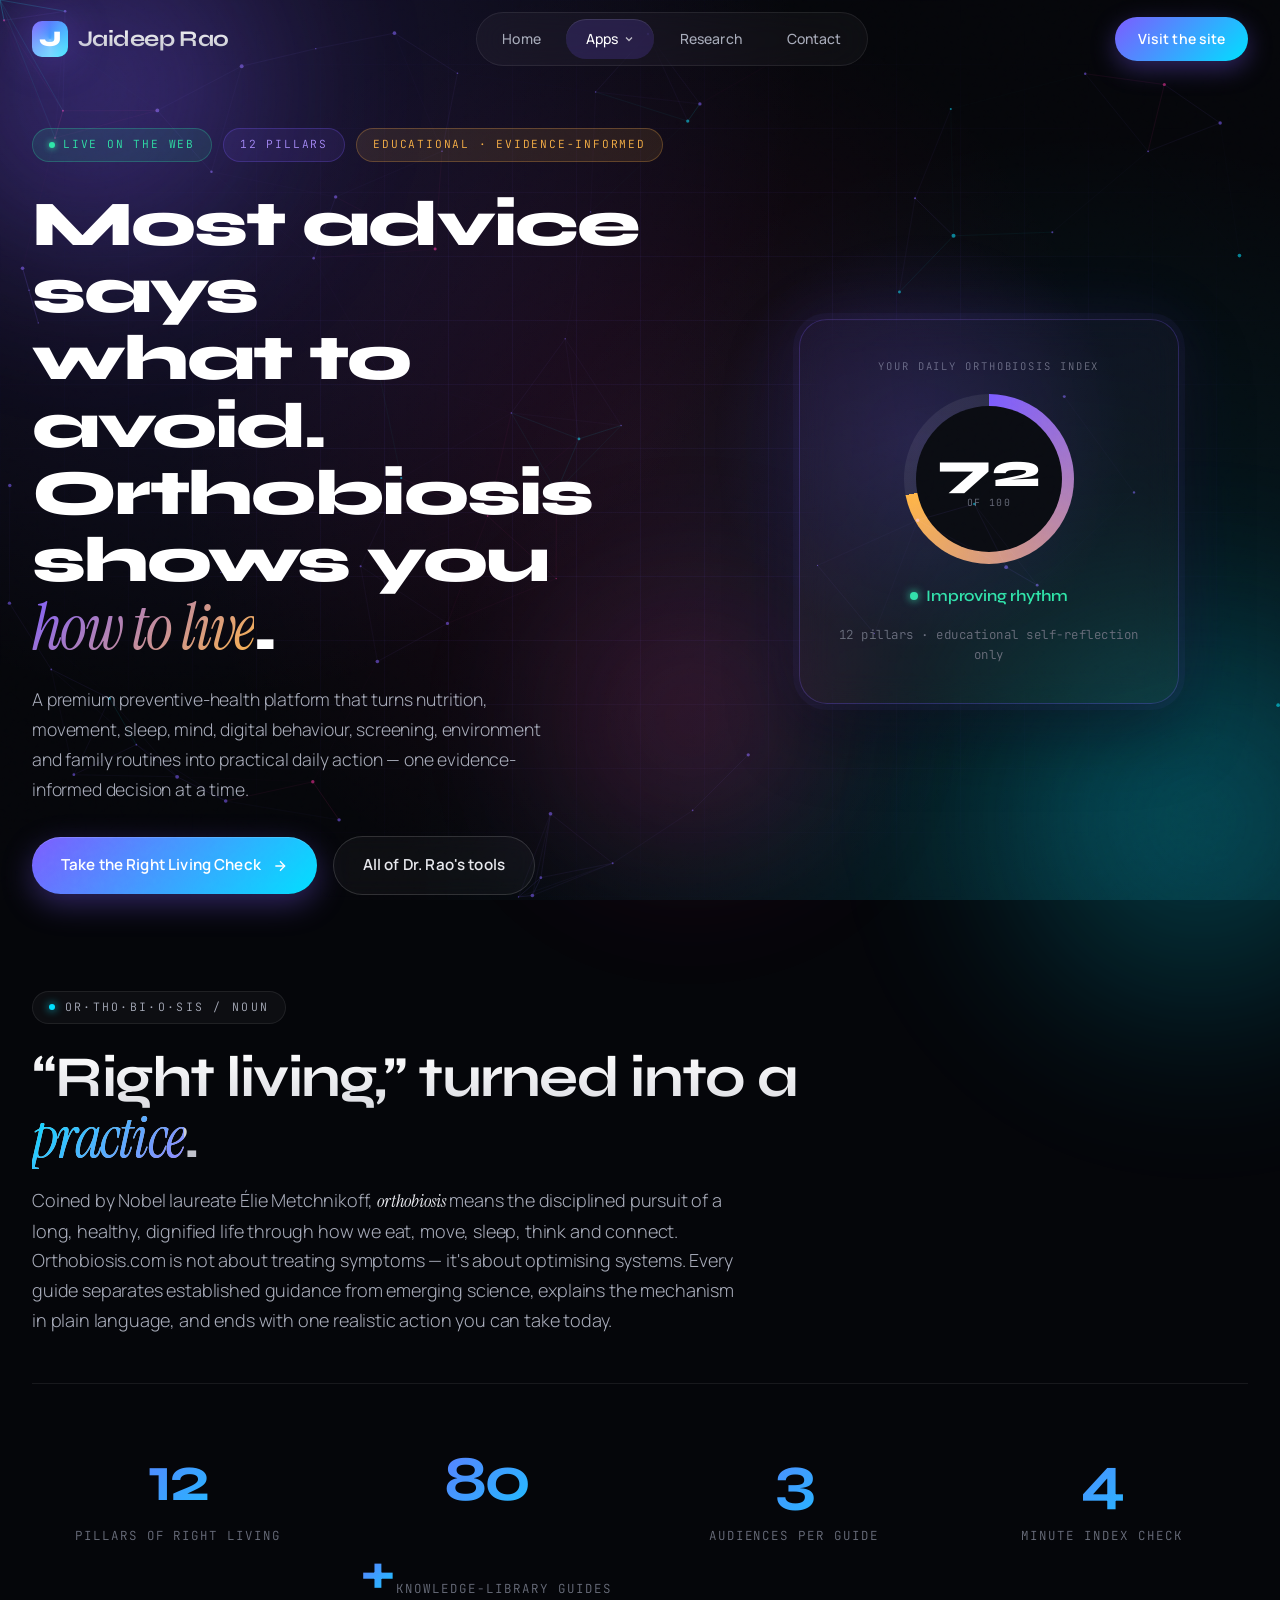
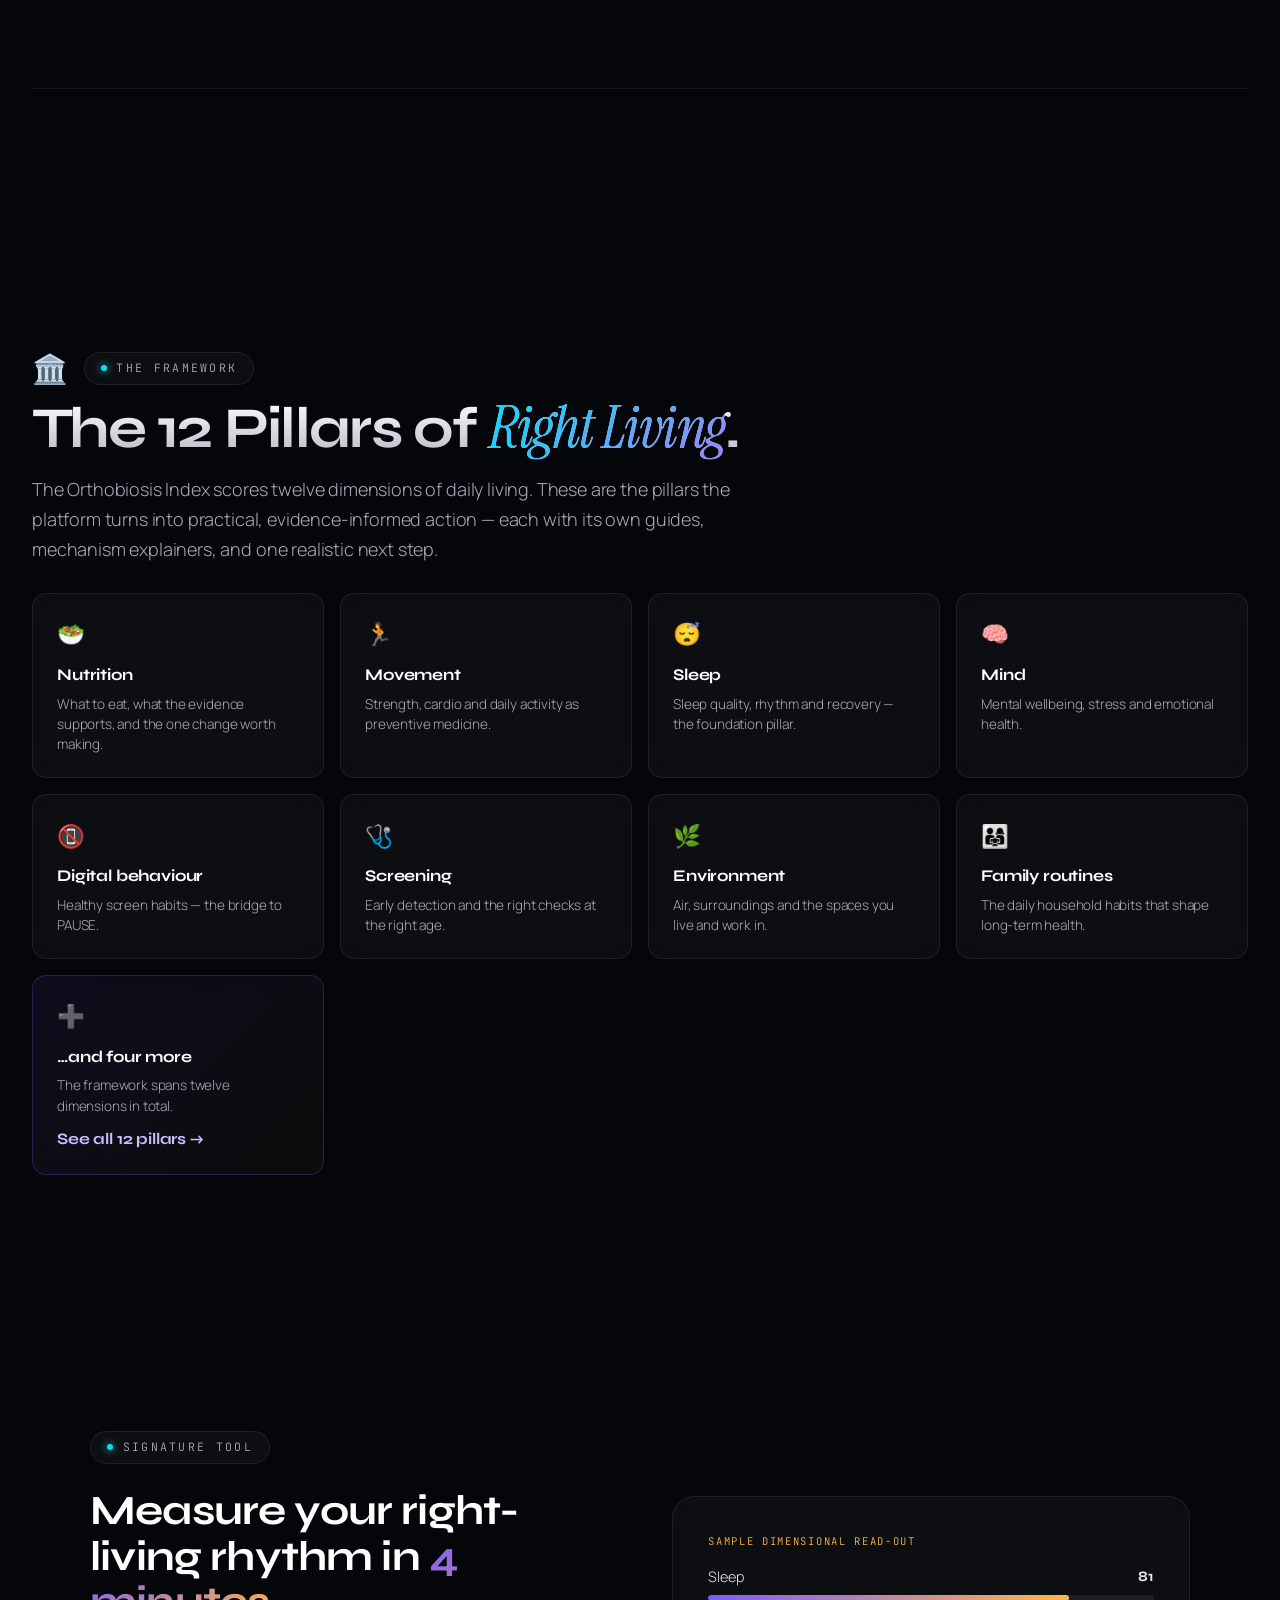
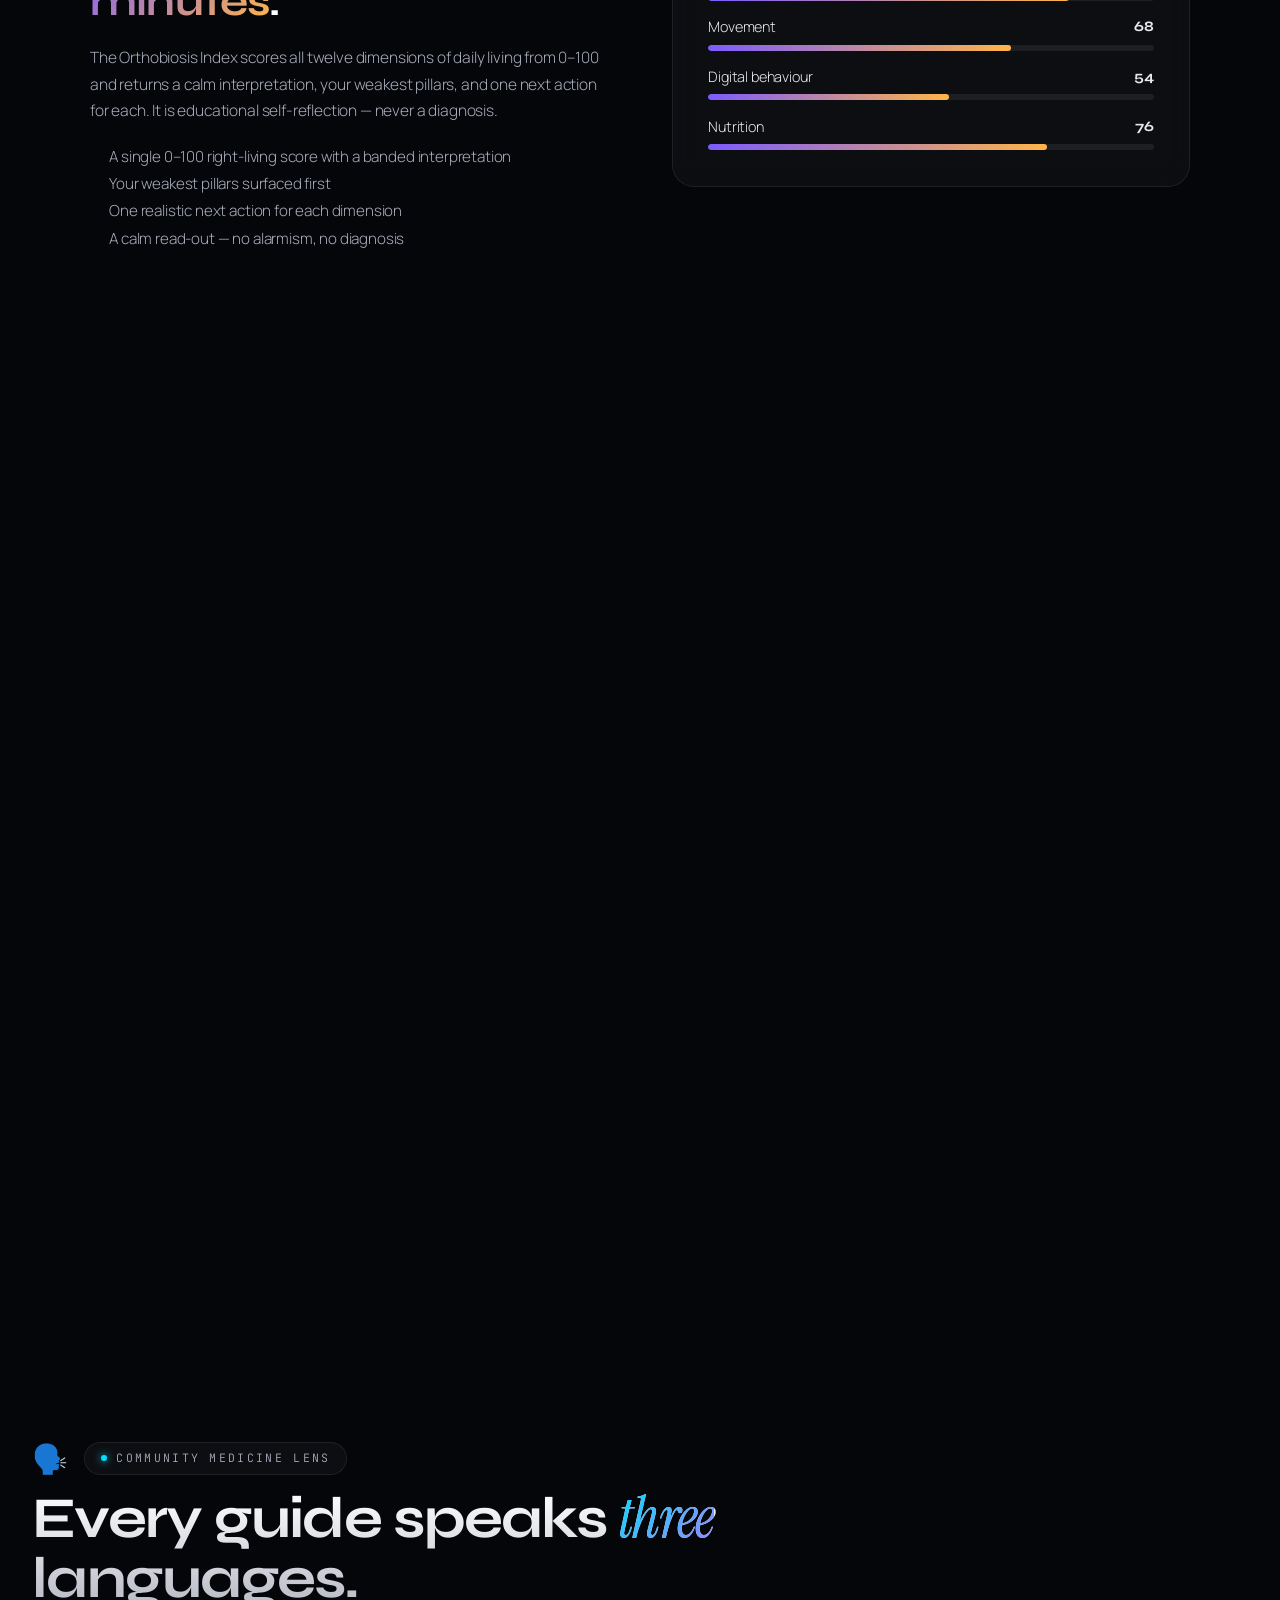
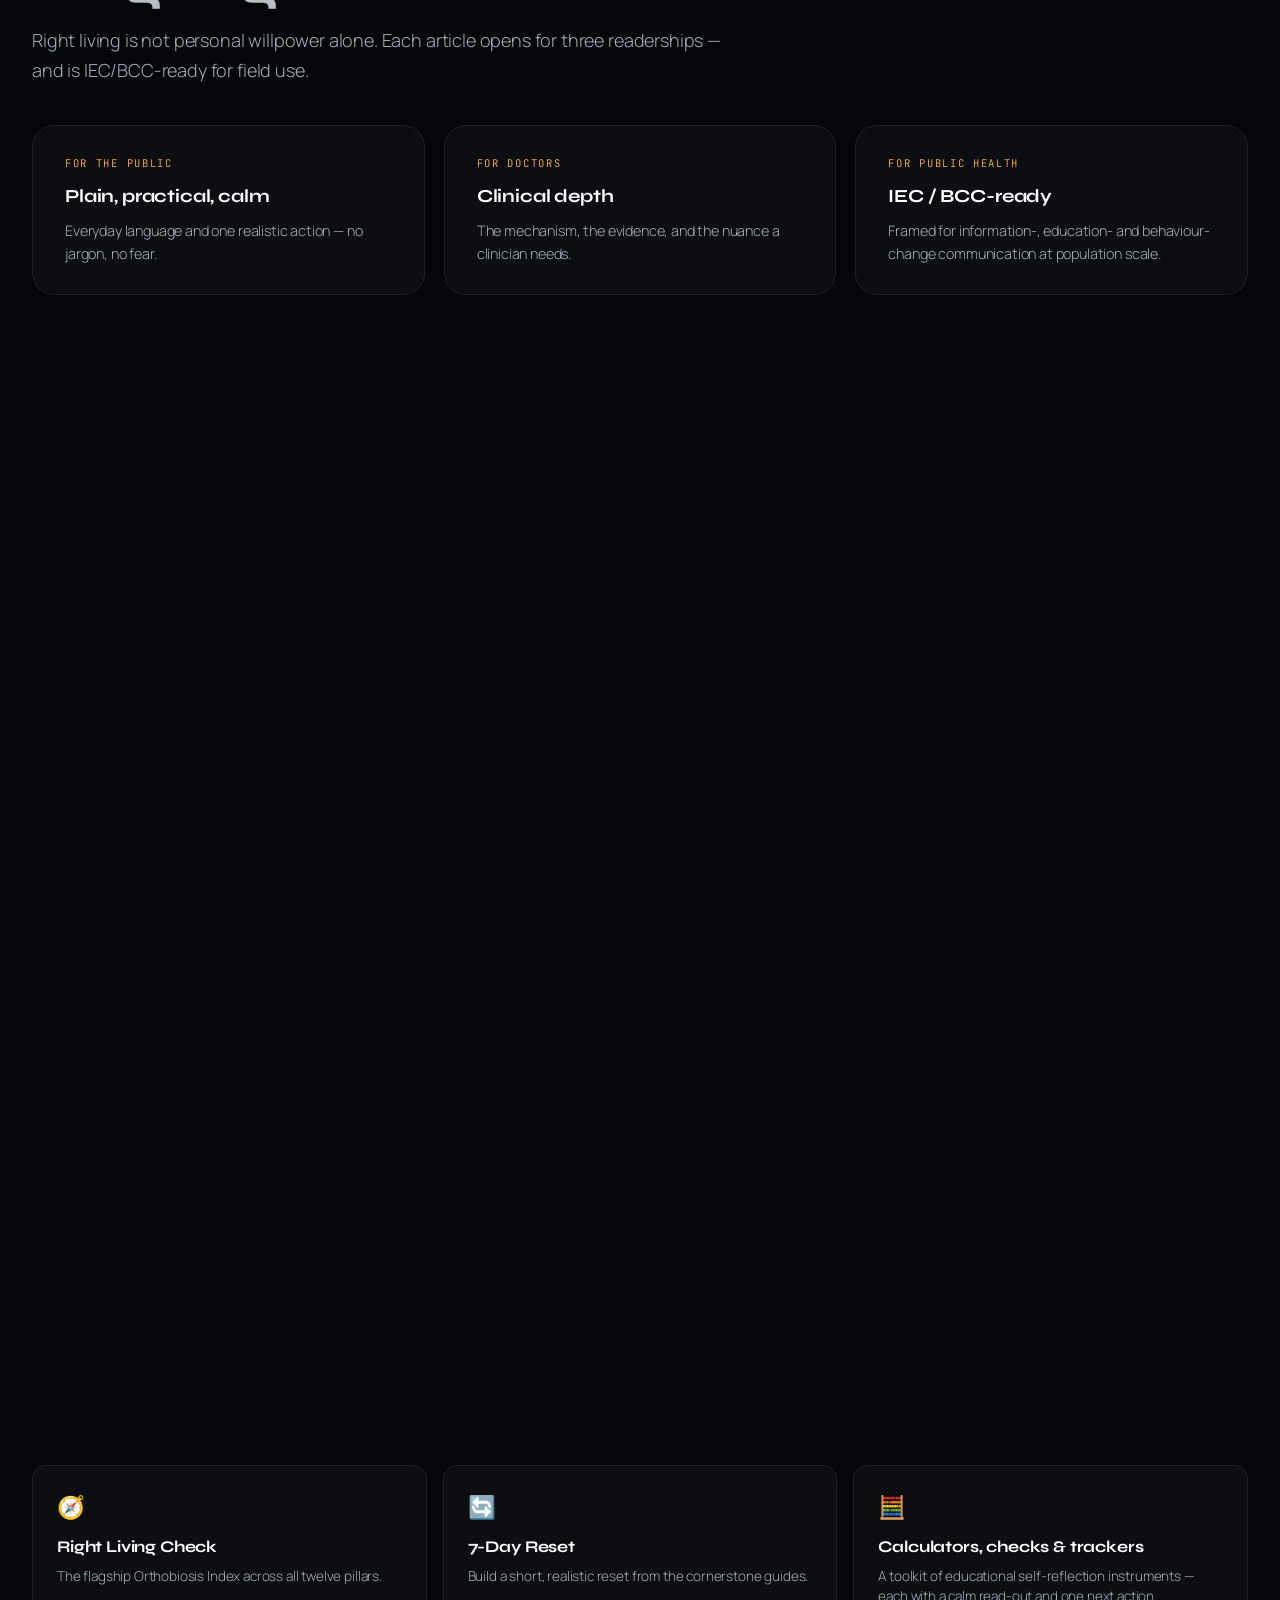
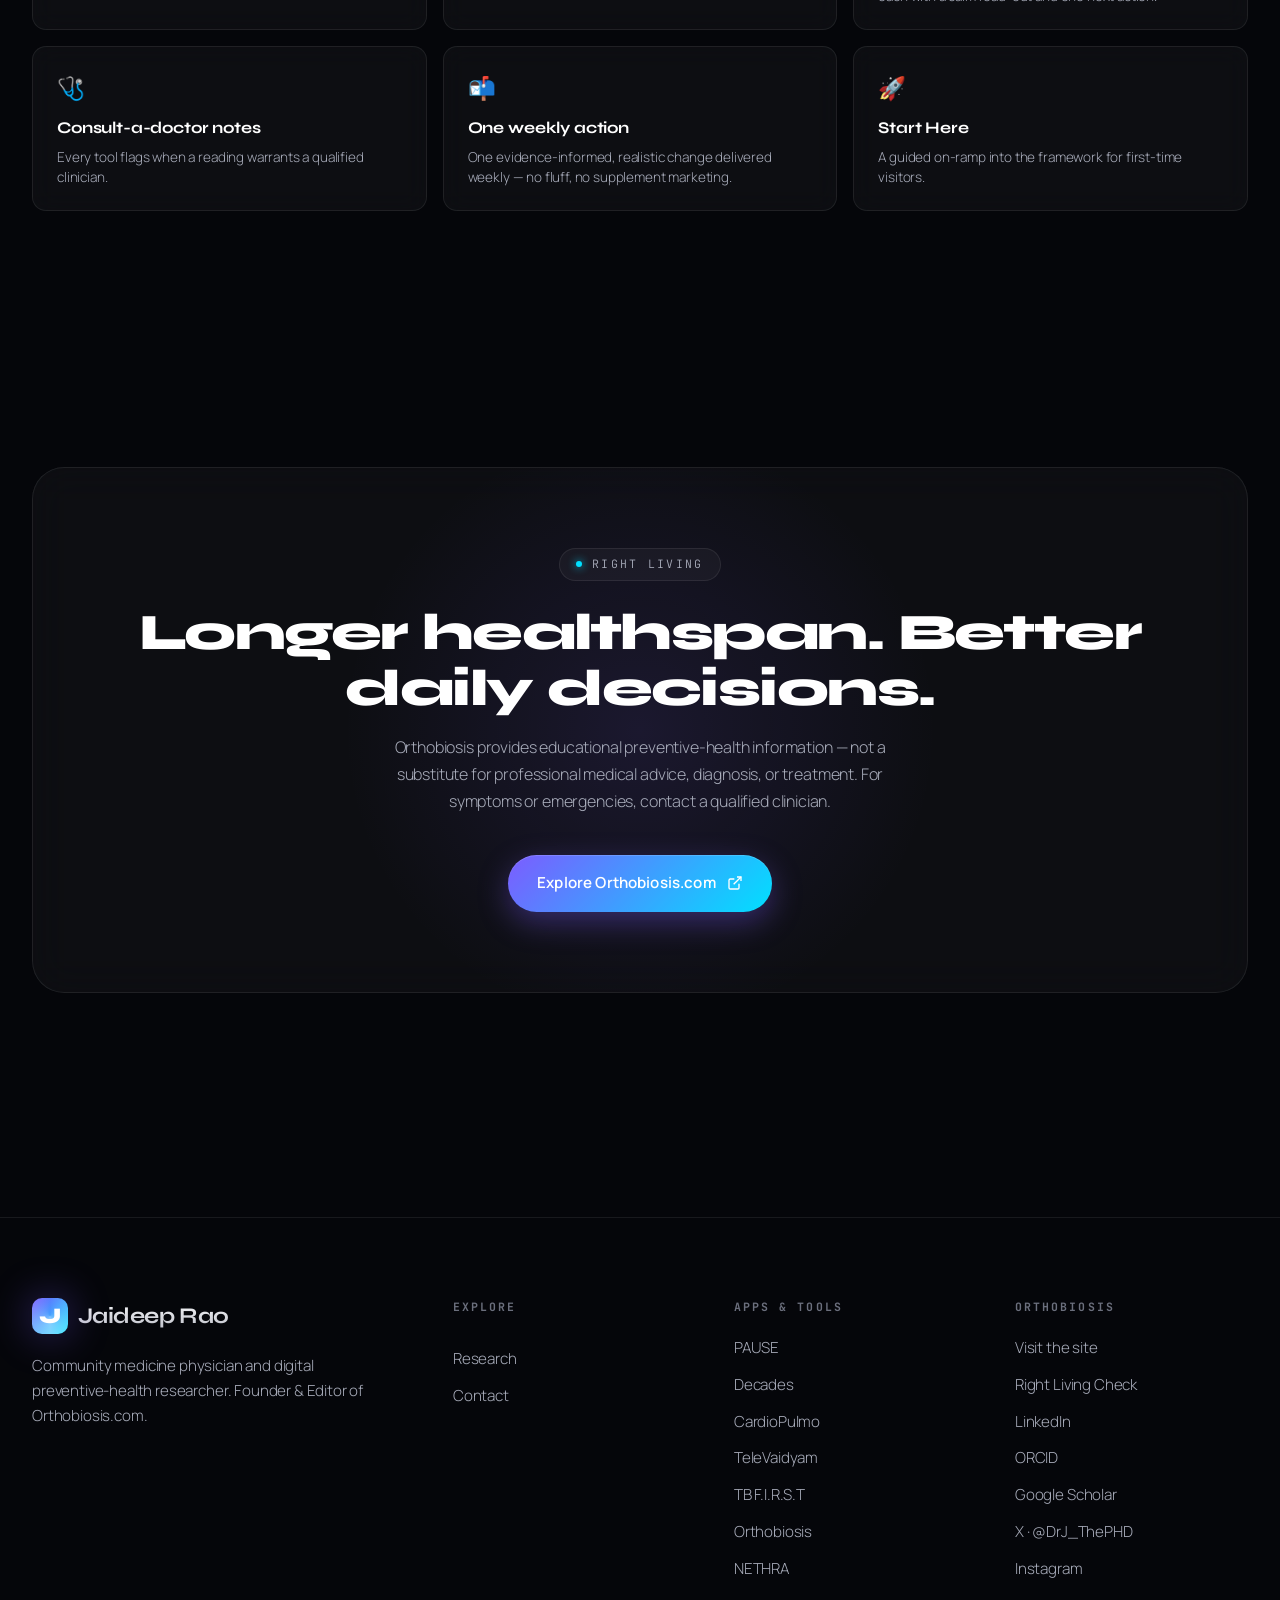
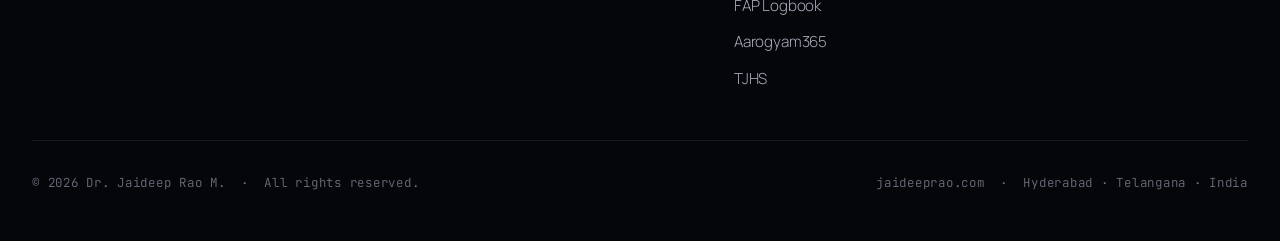
<file: orthobiosis.html>
<!DOCTYPE html>
<html lang="en">
<head>
<meta charset="UTF-8">
<meta name="viewport" content="width=device-width, initial-scale=1.0">
<title>Orthobiosis — The Science of Right Living · Dr. Jaideep Rao</title>
<meta name="description" content="Orthobiosis.com is an evidence-informed preventive-health platform built on the 12 Pillars of Right Living — the Orthobiosis Index, an 80+ guide Knowledge Library written for three audiences, a Health Hype Detector, and interactive tools. Founded &amp; edited by Dr. Jaideep Rao M.">
<meta name="theme-color" content="#05060a">
<link rel="icon" href="data:image/svg+xml,%3Csvg xmlns='http://www.w3.org/2000/svg' viewBox='0 0 100 100'%3E%3Cdefs%3E%3ClinearGradient id='g' x1='0' x2='1' y1='0' y2='1'%3E%3Cstop offset='0' stop-color='%237c5cff'/%3E%3Cstop offset='1' stop-color='%23ffb547'/%3E%3C/linearGradient%3E%3C/defs%3E%3Crect width='100' height='100' rx='22' fill='url(%23g)'/%3E%3Ctext x='50' y='70' text-anchor='middle' font-family='Syne, sans-serif' font-weight='800' font-size='58' fill='white'%3EO%3C/text%3E%3C/svg%3E">
<link rel="stylesheet" href="css/style.css">
<style>
/* ───────────── ORTHOBIOSIS PAGE STYLES ───────────── */
.app-hero { min-height: 90vh; display: flex; align-items: center; padding: 8rem 0 4rem; position: relative; }
.app-hero-grid { display: grid; grid-template-columns: 1.1fr 0.9fr; gap: 4rem; align-items: center; }
@media (max-width: 900px) { .app-hero-grid { grid-template-columns: 1fr; gap: 3rem; } }

.badge-row { display: flex; gap: 0.7rem; flex-wrap: wrap; margin-bottom: 1.8rem; }
.app-pill { display: inline-flex; align-items: center; gap: 0.5rem; padding: 0.45rem 1rem; border-radius: 99px; font-family: var(--font-mono); font-size: 0.7rem; letter-spacing: 0.16em; text-transform: uppercase; }
.app-pill-live { background: rgba(47,230,168,0.1); border: 1px solid rgba(47,230,168,0.25); color: var(--emerald); }
.app-pill-live::before { content:''; width:6px; height:6px; border-radius:50%; background:var(--emerald); box-shadow:0 0 6px var(--emerald); animation: pulse 2s ease-in-out infinite; }
.app-pill-pillar { background: rgba(124,92,255,0.1); border: 1px solid rgba(124,92,255,0.25); color: #a78bfa; }
.app-pill-edu { background: rgba(255,181,71,0.1); border: 1px solid rgba(255,181,71,0.25); color: var(--amber); }

.app-headline { font-family: var(--font-display); font-size: clamp(2.4rem, 5vw, 4.2rem); font-weight: 800; letter-spacing: -0.03em; line-height: 1.05; margin-bottom: 1.4rem; color: var(--text-0); }
.app-headline em { font-family: var(--font-serif); font-style: italic; font-weight: 400; background: linear-gradient(135deg, #7c5cff, #ffb547); -webkit-background-clip: text; background-clip: text; color: transparent; }
.app-sub { font-size: 1.1rem; color: var(--text-2); line-height: 1.7; margin-bottom: 2rem; max-width: 540px; }
.app-cta-row { display: flex; gap: 1rem; flex-wrap: wrap; align-items: center; }
.warm-em { background: linear-gradient(135deg, #7c5cff, #ffb547); -webkit-background-clip:text; background-clip:text; color:transparent; }

/* Index ring mock */
.idx-mock { position: relative; max-width: 380px; margin: 0 auto; border-radius: 28px; padding: 2.4rem 2rem; background: linear-gradient(165deg, rgba(124,92,255,0.08), rgba(255,181,71,0.04)); border: 1px solid rgba(124,92,255,0.25); box-shadow: 0 0 0 6px rgba(124,92,255,0.05), 0 30px 70px rgba(0,0,0,0.4), 0 0 70px rgba(124,92,255,0.12); backdrop-filter: blur(16px); text-align:center; }
.idx-glow { position:absolute; width:420px; height:420px; background:radial-gradient(circle, rgba(124,92,255,0.16), transparent 70%); border-radius:50%; top:-90px; left:-90px; pointer-events:none; }
.idx-label { font-family:var(--font-mono); font-size:0.66rem; letter-spacing:0.18em; text-transform:uppercase; color:var(--text-3); margin-bottom:1.2rem; }
.idx-ring { width:170px; height:170px; margin:0 auto; border-radius:50%; display:grid; place-items:center; background:conic-gradient(#7c5cff 0deg, #ffb547 259deg, rgba(255,255,255,0.07) 259deg 360deg); position:relative; }
.idx-ring::before { content:''; position:absolute; inset:12px; border-radius:50%; background:#0a0c12; }
.idx-ring-inner { position:relative; z-index:1; }
.idx-num { font-family:var(--font-display); font-weight:800; font-size:3rem; line-height:1; color:var(--text-0); }
.idx-of { font-family:var(--font-mono); font-size:0.62rem; letter-spacing:0.14em; color:var(--text-3); }
.idx-status { margin-top:1.2rem; display:inline-flex; align-items:center; gap:0.5rem; font-family:var(--font-display); font-weight:600; color:var(--emerald); }
.idx-status::before { content:''; width:8px; height:8px; border-radius:50%; background:var(--emerald); box-shadow:0 0 8px var(--emerald); }
.idx-foot { margin-top:1rem; color:var(--text-3); font-size:0.78rem; font-family:var(--font-mono); letter-spacing:0.04em; }

/* Category + feat grid */
.cat-head { display:flex; align-items:center; gap:1rem; margin-bottom:0.4rem; }
.cat-emoji { font-size:1.8rem; }
.feat-grid { display: grid; grid-template-columns: repeat(4, 1fr); gap: 1rem; margin-top: 1.8rem; }
@media (max-width: 1000px) { .feat-grid { grid-template-columns: 1fr 1fr; } }
@media (max-width: 560px) { .feat-grid { grid-template-columns: 1fr; } }
.feat { padding: 1.4rem 1.5rem; background: var(--glass-bg); border: 1px solid var(--glass-border); border-radius: var(--r-md); backdrop-filter: blur(12px); transition: all 0.3s var(--ease-out-quart); }
.feat:hover { transform: translateY(-3px); border-color: var(--glass-border-strong); box-shadow: 0 16px 40px rgba(0,0,0,0.3); }
.feat-ico { font-size: 1.4rem; margin-bottom: 0.6rem; }
.feat-name { font-family: var(--font-display); font-size: 1.02rem; font-weight: 700; color: var(--text-0); letter-spacing:-0.01em; margin-bottom: 0.35rem; }
.feat-desc { color: var(--text-2); font-size: 0.85rem; line-height: 1.5; }
.feat.more { display:flex; flex-direction:column; align-items:flex-start; justify-content:center; background:linear-gradient(135deg, rgba(124,92,255,0.08), rgba(255,181,71,0.04)); border-color:rgba(124,92,255,0.25); }
.feat.more a { color:#c9bcff; font-family:var(--font-display); font-weight:700; }

/* 3-up cards reuse */
.tri { display:grid; grid-template-columns:repeat(3,1fr); gap:1.2rem; margin-top:2.5rem; }
@media (max-width:880px){ .tri { grid-template-columns:1fr; } }
.tri-card { padding:1.8rem 2rem; background:var(--glass-bg); border:1px solid var(--glass-border); border-radius:var(--r-lg); backdrop-filter:blur(14px); }
.tri-k { font-family:var(--font-mono); font-size:0.66rem; letter-spacing:0.16em; text-transform:uppercase; color:var(--amber); margin-bottom:0.6rem; }
.tri-t { font-family:var(--font-display); font-weight:700; font-size:1.15rem; color:var(--text-0); margin-bottom:0.5rem; }
.tri-d { color:var(--text-2); font-size:0.9rem; line-height:1.6; }

/* Hype detector steps */
.hype-steps { display:grid; grid-template-columns:repeat(5,1fr); gap:0.8rem; margin-top:2.5rem; }
@media (max-width:880px){ .hype-steps { grid-template-columns:1fr 1fr; } }
@media (max-width:480px){ .hype-steps { grid-template-columns:1fr; } }
.hype-step { padding:1.3rem 1.2rem; background:var(--glass-bg); border:1px solid var(--glass-border); border-radius:var(--r-md); }
.hype-num { font-family:var(--font-display); font-weight:800; font-size:1.3rem; background:linear-gradient(135deg,#7c5cff,#ffb547); -webkit-background-clip:text; background-clip:text; color:transparent; }
.hype-t { font-family:var(--font-display); font-weight:600; color:var(--text-0); font-size:0.95rem; margin:0.4rem 0 0.3rem; }
.hype-d { color:var(--text-3); font-size:0.8rem; line-height:1.5; }
</style>
</head>
<body>

<div class="bg-canvas"></div>
<div class="bg-grid"></div>
<div class="bg-noise"></div>
<div class="orb orb-1"></div>
<div class="orb orb-2"></div>
<div class="orb orb-3"></div>

<div class="loader">
  <div class="loader-mark"></div>
  <div class="loader-text">Loading interface</div>
</div>

<div class="scroll-progress"></div>

<nav class="nav">
  <div class="nav-inner">
    <a href="index.html" class="nav-logo">
      <span class="nav-logo-mark"><span>J</span></span>
      <span class="nav-logo-text">Jaideep Rao</span>
    </a>
    <div class="nav-links">
      <a href="index.html" class="nav-link">Home</a>
      <div class="nav-dropdown">
        <button type="button" class="nav-link nav-dropdown-trigger" aria-haspopup="true" aria-expanded="false">Apps
          <svg width="12" height="12" viewBox="0 0 24 24" fill="none" stroke="currentColor" stroke-width="2.5"><polyline points="6 9 12 15 18 9"/></svg>
        </button>
        <div class="nav-dropdown-panel">
          <a href="https://cardiopulmo.com" target="_blank" rel="noopener" class="nav-link nav-dd-item">CardioPulmo</a>
          <a href="pause.html" class="nav-link nav-dd-item">PAUSE</a>
          <a href="decades.html" class="nav-link nav-dd-item">Decades</a>
          <a href="televaidyam.html" class="nav-link nav-dd-item">TeleVaidyam</a>
          <a href="https://tbfirst.com" target="_blank" rel="noopener" class="nav-link nav-dd-item">TB F.I.R.S.T</a>
          <a href="orthobiosis.html" class="nav-link nav-dd-item">Orthobiosis</a>
          <a href="https://nethra.clinoble.com" target="_blank" rel="noopener" class="nav-link nav-dd-item">NETHRA</a>
          <a href="https://fap.clinoble.com" target="_blank" rel="noopener" class="nav-link nav-dd-item">FAP Logbook</a>
          <a href="https://aarogyam365.com" target="_blank" rel="noopener" class="nav-link nav-dd-item">Aarogyam365</a>
        </div>
      </div>
      <a href="research.html" class="nav-link">Research</a>
      <a href="contact.html" class="nav-link">Contact</a>
    </div>
    <a href="https://orthobiosis.com" target="_blank" rel="noopener" class="nav-cta" data-magnetic><span>Visit the site</span></a>
    <button class="nav-burger" aria-label="Menu"><span></span><span></span><span></span></button>
  </div>
</nav>

<div class="nav-mobile">
  <a href="index.html">Home</a>
  <a href="pause.html">PAUSE</a>
  <a href="decades.html">Decades</a>
  <a href="https://cardiopulmo.com" target="_blank" rel="noopener">CardioPulmo</a>
  <a href="televaidyam.html">TeleVaidyam</a>
  <a href="orthobiosis.html">Orthobiosis</a>
  <a href="research.html">Research</a>
  <a href="contact.html">Contact</a>
</div>

<!-- ═══ HERO ═══ -->
<section class="app-hero">
  <div class="container">
    <div class="app-hero-grid">
      <div>
        <div class="badge-row">
          <span class="app-pill app-pill-live">Live on the web</span>
          <span class="app-pill app-pill-pillar">12 Pillars</span>
          <span class="app-pill app-pill-edu">Educational · Evidence-informed</span>
        </div>

        <h1 class="app-headline">
          Most advice says<br>
          what to avoid.<br>
          Orthobiosis shows you<br>
          <em>how to live</em>.
        </h1>
        <p class="app-sub">
          A premium preventive-health platform that turns nutrition, movement, sleep, mind, digital
          behaviour, screening, environment and family routines into practical daily action — one
          evidence-informed decision at a time.
        </p>

        <div class="app-cta-row">
          <a class="btn btn-primary" href="https://orthobiosis.com" target="_blank" rel="noopener" data-magnetic>
            <span>Take the Right Living Check</span>
            <svg width="16" height="16" viewBox="0 0 24 24" fill="none" stroke="currentColor" stroke-width="2"><line x1="5" y1="12" x2="19" y2="12"/><polyline points="12 5 19 12 12 19"/></svg>
          </a>
          <a class="btn btn-ghost" href="index.html#tools"><span>All of Dr. Rao's tools</span></a>
        </div>
      </div>

      <div class="reveal">
        <div class="idx-mock">
          <div class="idx-glow"></div>
          <div class="idx-label">Your daily Orthobiosis Index</div>
          <div class="idx-ring"><div class="idx-ring-inner"><div class="idx-num">72</div><div class="idx-of">OF 100</div></div></div>
          <div class="idx-status">Improving rhythm</div>
          <div class="idx-foot">12 pillars · educational self-reflection only</div>
        </div>
      </div>
    </div>
  </div>
</section>

<!-- ═══ WHAT IS ORTHOBIOSIS ═══ -->
<section class="section" style="padding-top:2rem;">
  <div class="container">
    <div class="reveal" style="max-width: 920px;">
      <div class="section-eyebrow">or·tho·bi·o·sis / noun</div>
      <h2 class="section-title">“Right living,” turned into a <em>practice</em>.</h2>
      <p class="section-lead">
        Coined by Nobel laureate Élie Metchnikoff, <em style="font-family:var(--font-serif);color:var(--text-1);">orthobiosis</em>
        means the disciplined pursuit of a long, healthy, dignified life through how we eat, move, sleep, think and
        connect. Orthobiosis.com is not about treating symptoms — it's about optimising systems. Every guide
        separates established guidance from emerging science, explains the mechanism in plain language, and ends
        with one realistic action you can take today.
      </p>
    </div>
    <div class="stats" style="margin-top: 3rem;">
      <div class="stat reveal"><span class="stat-num" data-count="12">0</span><span class="stat-label">Pillars of right living</span></div>
      <div class="stat reveal reveal-delay-1"><span class="stat-num" data-count="80">0</span><span class="stat-num-suffix" style="font-family:var(--font-display);font-size:clamp(2.5rem,5vw,4rem);font-weight:700;">+</span><span class="stat-label">Knowledge-library guides</span></div>
      <div class="stat reveal reveal-delay-2"><span class="stat-num" data-count="3">0</span><span class="stat-label">Audiences per guide</span></div>
      <div class="stat reveal reveal-delay-3"><span class="stat-num" data-count="4">0</span><span class="stat-label">Minute Index check</span></div>
    </div>
  </div>
</section>

<!-- ═══ THE 12 PILLARS ═══ -->
<section class="section">
  <div class="container">
    <div class="reveal">
      <div class="cat-head"><span class="cat-emoji">🏛️</span><div class="section-eyebrow" style="margin:0;">The framework</div></div>
      <h2 class="section-title">The 12 Pillars of <em>Right Living</em>.</h2>
      <p class="section-lead">
        The Orthobiosis Index scores twelve dimensions of daily living. These are the pillars the platform
        turns into practical, evidence-informed action — each with its own guides, mechanism explainers, and
        one realistic next step.
      </p>
    </div>
    <div class="feat-grid">
      <div class="feat reveal"><div class="feat-ico">🥗</div><div class="feat-name">Nutrition</div><div class="feat-desc">What to eat, what the evidence supports, and the one change worth making.</div></div>
      <div class="feat reveal"><div class="feat-ico">🏃</div><div class="feat-name">Movement</div><div class="feat-desc">Strength, cardio and daily activity as preventive medicine.</div></div>
      <div class="feat reveal"><div class="feat-ico">😴</div><div class="feat-name">Sleep</div><div class="feat-desc">Sleep quality, rhythm and recovery — the foundation pillar.</div></div>
      <div class="feat reveal"><div class="feat-ico">🧠</div><div class="feat-name">Mind</div><div class="feat-desc">Mental wellbeing, stress and emotional health.</div></div>
      <div class="feat reveal"><div class="feat-ico">📵</div><div class="feat-name">Digital behaviour</div><div class="feat-desc">Healthy screen habits — the bridge to PAUSE.</div></div>
      <div class="feat reveal"><div class="feat-ico">🩺</div><div class="feat-name">Screening</div><div class="feat-desc">Early detection and the right checks at the right age.</div></div>
      <div class="feat reveal"><div class="feat-ico">🌿</div><div class="feat-name">Environment</div><div class="feat-desc">Air, surroundings and the spaces you live and work in.</div></div>
      <div class="feat reveal"><div class="feat-ico">👨‍👩‍👧</div><div class="feat-name">Family routines</div><div class="feat-desc">The daily household habits that shape long-term health.</div></div>
      <div class="feat more reveal"><div class="feat-ico">➕</div><div class="feat-name">…and four more</div><div class="feat-desc" style="margin-bottom:0.6rem;">The framework spans twelve dimensions in total.</div><a href="https://orthobiosis.com" target="_blank" rel="noopener">See all 12 pillars →</a></div>
    </div>
  </div>
</section>

<!-- ═══ ORTHOBIOSIS INDEX ═══ -->
<section class="section">
  <div class="container">
    <div class="reveal" style="display:grid; grid-template-columns:1fr 1fr; gap:4rem; align-items:center; max-width:1100px; margin:0 auto;">
      <div>
        <div class="section-eyebrow">Signature tool</div>
        <h2 style="font-family:var(--font-display);font-size:clamp(1.8rem,3.5vw,2.6rem);font-weight:700;letter-spacing:-0.02em;margin-bottom:1.2rem;color:var(--text-0);line-height:1.1;">
          Measure your right-living rhythm in <span class="warm-em">4 minutes</span>.
        </h2>
        <p style="color:var(--text-2);font-size:0.97rem;line-height:1.7;margin-bottom:1.2rem;">
          The Orthobiosis Index scores all twelve dimensions of daily living from 0–100 and returns a calm
          interpretation, your weakest pillars, and one next action for each. It is educational
          self-reflection — never a diagnosis.
        </p>
        <ul style="color:var(--text-2);font-size:0.95rem;line-height:1.8;padding-left:1.2rem;">
          <li>A single 0–100 right-living score with a banded interpretation</li>
          <li>Your weakest pillars surfaced first</li>
          <li>One realistic next action for each dimension</li>
          <li>A calm read-out — no alarmism, no diagnosis</li>
        </ul>
      </div>
      <div>
        <div class="tri-card" style="padding:2.2rem;">
          <div class="tri-k">Sample dimensional read-out</div>
          <div style="display:flex;flex-direction:column;gap:0.9rem;margin-top:1rem;">
            <div><div style="display:flex;justify-content:space-between;font-size:0.9rem;color:var(--text-1);"><span>Sleep</span><span style="font-family:var(--font-display);font-weight:700;">81</span></div><div style="height:6px;border-radius:99px;background:rgba(255,255,255,0.07);margin-top:0.4rem;overflow:hidden;"><span style="display:block;height:100%;width:81%;background:linear-gradient(90deg,#7c5cff,#ffb547);border-radius:99px;"></span></div></div>
            <div><div style="display:flex;justify-content:space-between;font-size:0.9rem;color:var(--text-1);"><span>Movement</span><span style="font-family:var(--font-display);font-weight:700;">68</span></div><div style="height:6px;border-radius:99px;background:rgba(255,255,255,0.07);margin-top:0.4rem;overflow:hidden;"><span style="display:block;height:100%;width:68%;background:linear-gradient(90deg,#7c5cff,#ffb547);border-radius:99px;"></span></div></div>
            <div><div style="display:flex;justify-content:space-between;font-size:0.9rem;color:var(--text-1);"><span>Digital behaviour</span><span style="font-family:var(--font-display);font-weight:700;">54</span></div><div style="height:6px;border-radius:99px;background:rgba(255,255,255,0.07);margin-top:0.4rem;overflow:hidden;"><span style="display:block;height:100%;width:54%;background:linear-gradient(90deg,#7c5cff,#ffb547);border-radius:99px;"></span></div></div>
            <div><div style="display:flex;justify-content:space-between;font-size:0.9rem;color:var(--text-1);"><span>Nutrition</span><span style="font-family:var(--font-display);font-weight:700;">76</span></div><div style="height:6px;border-radius:99px;background:rgba(255,255,255,0.07);margin-top:0.4rem;overflow:hidden;"><span style="display:block;height:100%;width:76%;background:linear-gradient(90deg,#7c5cff,#ffb547);border-radius:99px;"></span></div></div>
          </div>
        </div>
      </div>
    </div>
  </div>
</section>

<!-- ═══ KNOWLEDGE LIBRARY ═══ -->
<section class="section">
  <div class="container">
    <div class="reveal">
      <div class="cat-head"><span class="cat-emoji">📖</span><div class="section-eyebrow" style="margin:0;">Knowledge library</div></div>
      <h2 class="section-title">80+ preventive-health <em>guides</em>.</h2>
      <p class="section-lead">Every guide separates established guidance from emerging science, explains the mechanism in plain language, and ends with one realistic action.</p>
    </div>
    <div class="reveal" style="margin-top:2.5rem; padding:2.4rem; background:linear-gradient(135deg, rgba(124,92,255,0.08), rgba(255,181,71,0.04)); border:1px solid rgba(124,92,255,0.22); border-radius:var(--r-xl);">
      <div style="font-family:var(--font-mono);font-size:0.68rem;letter-spacing:0.16em;text-transform:uppercase;color:#a78bfa;margin-bottom:0.7rem;">Cornerstone guide · Microbiome · 14 min read</div>
      <h3 style="font-family:var(--font-display);font-size:clamp(1.4rem,2.6vw,1.9rem);font-weight:700;letter-spacing:-0.02em;color:var(--text-0);margin-bottom:0.8rem;line-height:1.2;">The Second Brain: how the gut &amp; microbiome shape preventive health</h3>
      <p style="color:var(--text-2);font-size:0.97rem;line-height:1.7;max-width:760px;">
        Fibre, fermentation, short-chain fatty acids and the gut–brain axis — what the evidence supports,
        what it doesn't, and a 7-day protocol you can actually follow.
      </p>
    </div>
    <div class="tri">
      <div class="tri-card reveal"><div class="tri-k">Established vs emerging</div><div class="tri-t">Evidence, clearly tiered</div><div class="tri-d">Each guide separates what's well-established from what's still emerging — so you know how firm the ground is.</div></div>
      <div class="tri-card reveal"><div class="tri-k">Mechanism first</div><div class="tri-t">The “why,” in plain language</div><div class="tri-d">Guides explain the biological mechanism before the advice, so the recommendation makes sense.</div></div>
      <div class="tri-card reveal"><div class="tri-k">One action</div><div class="tri-t">Ends with a realistic step</div><div class="tri-d">Every guide closes with a single, realistic action you can take today — not a 30-item checklist.</div></div>
    </div>
  </div>
</section>

<!-- ═══ THREE AUDIENCES ═══ -->
<section class="section">
  <div class="container">
    <div class="reveal" style="max-width:900px;">
      <div class="cat-head"><span class="cat-emoji">🗣️</span><div class="section-eyebrow" style="margin:0;">Community medicine lens</div></div>
      <h2 class="section-title">Every guide speaks <em>three</em> languages.</h2>
      <p class="section-lead">Right living is not personal willpower alone. Each article opens for three readerships — and is IEC/BCC-ready for field use.</p>
    </div>
    <div class="tri">
      <div class="tri-card reveal"><div class="tri-k">For the public</div><div class="tri-t">Plain, practical, calm</div><div class="tri-d">Everyday language and one realistic action — no jargon, no fear.</div></div>
      <div class="tri-card reveal"><div class="tri-k">For doctors</div><div class="tri-t">Clinical depth</div><div class="tri-d">The mechanism, the evidence, and the nuance a clinician needs.</div></div>
      <div class="tri-card reveal"><div class="tri-k">For public health</div><div class="tri-t">IEC / BCC-ready</div><div class="tri-d">Framed for information-, education- and behaviour-change communication at population scale.</div></div>
    </div>
  </div>
</section>

<!-- ═══ HEALTH HYPE DETECTOR ═══ -->
<section class="section">
  <div class="container">
    <div class="reveal" style="max-width:900px;">
      <div class="cat-head"><span class="cat-emoji">⚠️</span><div class="section-eyebrow" style="margin:0;">Health hype detector</div></div>
      <h2 class="section-title">Detoxes, fat burners &amp; miracle cleanses — <em>examined calmly</em>.</h2>
      <p class="section-lead">It teaches you how to think, not just what to believe. Each claim is broken down in five steps.</p>
    </div>
    <div class="hype-steps">
      <div class="hype-step reveal"><div class="hype-num">01</div><div class="hype-t">The claim</div><div class="hype-d">Exactly what is being promised.</div></div>
      <div class="hype-step reveal"><div class="hype-num">02</div><div class="hype-t">Why it spreads</div><div class="hype-d">The psychology and marketing behind it.</div></div>
      <div class="hype-step reveal"><div class="hype-num">03</div><div class="hype-t">What evidence says</div><div class="hype-d">The actual state of the science.</div></div>
      <div class="hype-step reveal"><div class="hype-num">04</div><div class="hype-t">Possible harm</div><div class="hype-d">Where it can actually hurt you.</div></div>
      <div class="hype-step reveal"><div class="hype-num">05</div><div class="hype-t">Safer alternative</div><div class="hype-d">The evidence-based thing to do instead.</div></div>
    </div>
  </div>
</section>

<!-- ═══ TOOLS + NEWSLETTER ═══ -->
<section class="section">
  <div class="container">
    <div class="reveal">
      <div class="cat-head"><span class="cat-emoji">🧰</span><div class="section-eyebrow" style="margin:0;">Interactive tools &amp; weekly action</div></div>
      <h2 class="section-title">Assess. Act. <em>Track</em>.</h2>
      <p class="section-lead">Every tool returns a calm interpretation, one next action, and a consult-a-doctor note when appropriate. None of them diagnoses — they help you reflect and decide.</p>
    </div>
    <div class="feat-grid" style="grid-template-columns:repeat(3,1fr);">
      <div class="feat reveal"><div class="feat-ico">🧭</div><div class="feat-name">Right Living Check</div><div class="feat-desc">The flagship Orthobiosis Index across all twelve pillars.</div></div>
      <div class="feat reveal"><div class="feat-ico">🔄</div><div class="feat-name">7-Day Reset</div><div class="feat-desc">Build a short, realistic reset from the cornerstone guides.</div></div>
      <div class="feat reveal"><div class="feat-ico">🧮</div><div class="feat-name">Calculators, checks &amp; trackers</div><div class="feat-desc">A toolkit of educational self-reflection instruments — each with a calm read-out and one next action.</div></div>
      <div class="feat reveal"><div class="feat-ico">🩺</div><div class="feat-name">Consult-a-doctor notes</div><div class="feat-desc">Every tool flags when a reading warrants a qualified clinician.</div></div>
      <div class="feat reveal"><div class="feat-ico">📬</div><div class="feat-name">One weekly action</div><div class="feat-desc">One evidence-informed, realistic change delivered weekly — no fluff, no supplement marketing.</div></div>
      <div class="feat reveal"><div class="feat-ico">🚀</div><div class="feat-name">Start Here</div><div class="feat-desc">A guided on-ramp into the framework for first-time visitors.</div></div>
    </div>
  </div>
</section>

<!-- ═══ DISCLAIMER + CTA ═══ -->
<section class="section">
  <div class="container">
    <div class="reveal" style="text-align:center;padding:5rem 2rem;background:var(--glass-bg);border:1px solid var(--glass-border);border-radius:var(--r-xl);backdrop-filter:blur(20px);position:relative;overflow:hidden;">
      <div style="position:absolute;top:50%;left:50%;transform:translate(-50%,-50%);width:600px;height:600px;background:radial-gradient(circle,rgba(124,92,255,0.12),transparent 70%);border-radius:50%;pointer-events:none;"></div>
      <div style="position:relative;z-index:1;">
        <div class="section-eyebrow" style="justify-content:center;">Right living</div>
        <h2 style="font-family:var(--font-display);font-size:clamp(2rem,4.5vw,3.2rem);font-weight:800;letter-spacing:-0.03em;color:var(--text-0);margin-bottom:1rem;line-height:1.1;">
          Longer healthspan. Better daily decisions.
        </h2>
        <p style="color:var(--text-2);font-size:1rem;line-height:1.7;max-width:560px;margin:0 auto 2.5rem;">
          Orthobiosis provides educational preventive-health information — not a substitute for professional
          medical advice, diagnosis, or treatment. For symptoms or emergencies, contact a qualified clinician.
        </p>
        <a class="btn btn-primary" href="https://orthobiosis.com" target="_blank" rel="noopener" data-magnetic>
          <span>Explore Orthobiosis.com</span>
          <svg width="16" height="16" viewBox="0 0 24 24" fill="none" stroke="currentColor" stroke-width="2"><path d="M18 13v6a2 2 0 0 1-2 2H5a2 2 0 0 1-2-2V8a2 2 0 0 1 2-2h6"/><polyline points="15 3 21 3 21 9"/><line x1="10" y1="14" x2="21" y2="3"/></svg>
        </a>
      </div>
    </div>
  </div>
</section>

<!-- ═══ FOOTER ═══ -->
<footer class="footer">
  <div class="container">
    <div class="footer-grid">
      <div class="footer-brand">
        <a href="index.html" class="nav-logo">
          <span class="nav-logo-mark"><span>J</span></span>
          <span class="nav-logo-text">Jaideep Rao</span>
        </a>
        <p class="footer-tag">
          Community medicine physician and digital preventive-health researcher.
          Founder &amp; Editor of Orthobiosis.com.
        </p>
      </div>
      <div class="footer-col">
        <h4>Explore</h4>
        <ul>
          <li></li>
          <li><a href="research.html">Research</a></li>
          <li><a href="contact.html">Contact</a></li>
        </ul>
      </div>
      <div class="footer-col">
        <h4>Apps &amp; tools</h4>
        <ul>
                    <li><a href="pause.html">PAUSE</a></li>
          <li><a href="decades.html">Decades</a></li>
          <li><a href="https://cardiopulmo.com" target="_blank" rel="noopener">CardioPulmo</a></li>
          <li><a href="televaidyam.html">TeleVaidyam</a></li>
          <li><a href="https://tbfirst.com" target="_blank" rel="noopener">TB F.I.R.S.T</a></li>
          <li><a href="orthobiosis.html">Orthobiosis</a></li>
          <li><a href="https://nethra.clinoble.com" target="_blank" rel="noopener">NETHRA</a></li>
          <li><a href="https://fap.clinoble.com" target="_blank" rel="noopener">FAP Logbook</a></li>
          <li><a href="https://aarogyam365.com" target="_blank" rel="noopener">Aarogyam365</a></li>
          <li><a href="https://tjhs.in" target="_blank" rel="noopener">TJHS</a></li>
        </ul>
      </div>
      <div class="footer-col">
        <h4>Orthobiosis</h4>
        <ul>
          <li><a href="https://orthobiosis.com" target="_blank" rel="noopener">Visit the site</a></li>
          <li><a href="https://orthobiosis.com" target="_blank" rel="noopener">Right Living Check</a></li>
          <li><a href="https://linkedin.com/in/jaideepraom/" target="_blank" rel="noopener">LinkedIn</a></li>
          <li><a href="https://orcid.org/0009-0003-7421-8280" target="_blank" rel="noopener">ORCID</a></li>
          <li><a href="https://scholar.google.com/citations?user=urg3Sa0AAAAJ&hl=en" target="_blank" rel="noopener">Google Scholar</a></li>
          <li><a href="https://twitter.com/DrJ_ThePHD" target="_blank" rel="noopener">X · @DrJ_ThePHD</a></li>
          <li><a href="https://www.instagram.com/drjaideeprao" target="_blank" rel="noopener">Instagram</a></li>
        </ul>
      </div>
    </div>
    <div class="footer-bottom">
      <div>© <span data-year>2026</span> Dr. Jaideep Rao M. &nbsp;·&nbsp; All rights reserved.</div>
      <div>jaideeprao.com &nbsp;·&nbsp; Hyderabad · Telangana · India</div>
    </div>
  </div>
</footer>

<script src="js/main.js"></script>
</body>
</html>
</file>
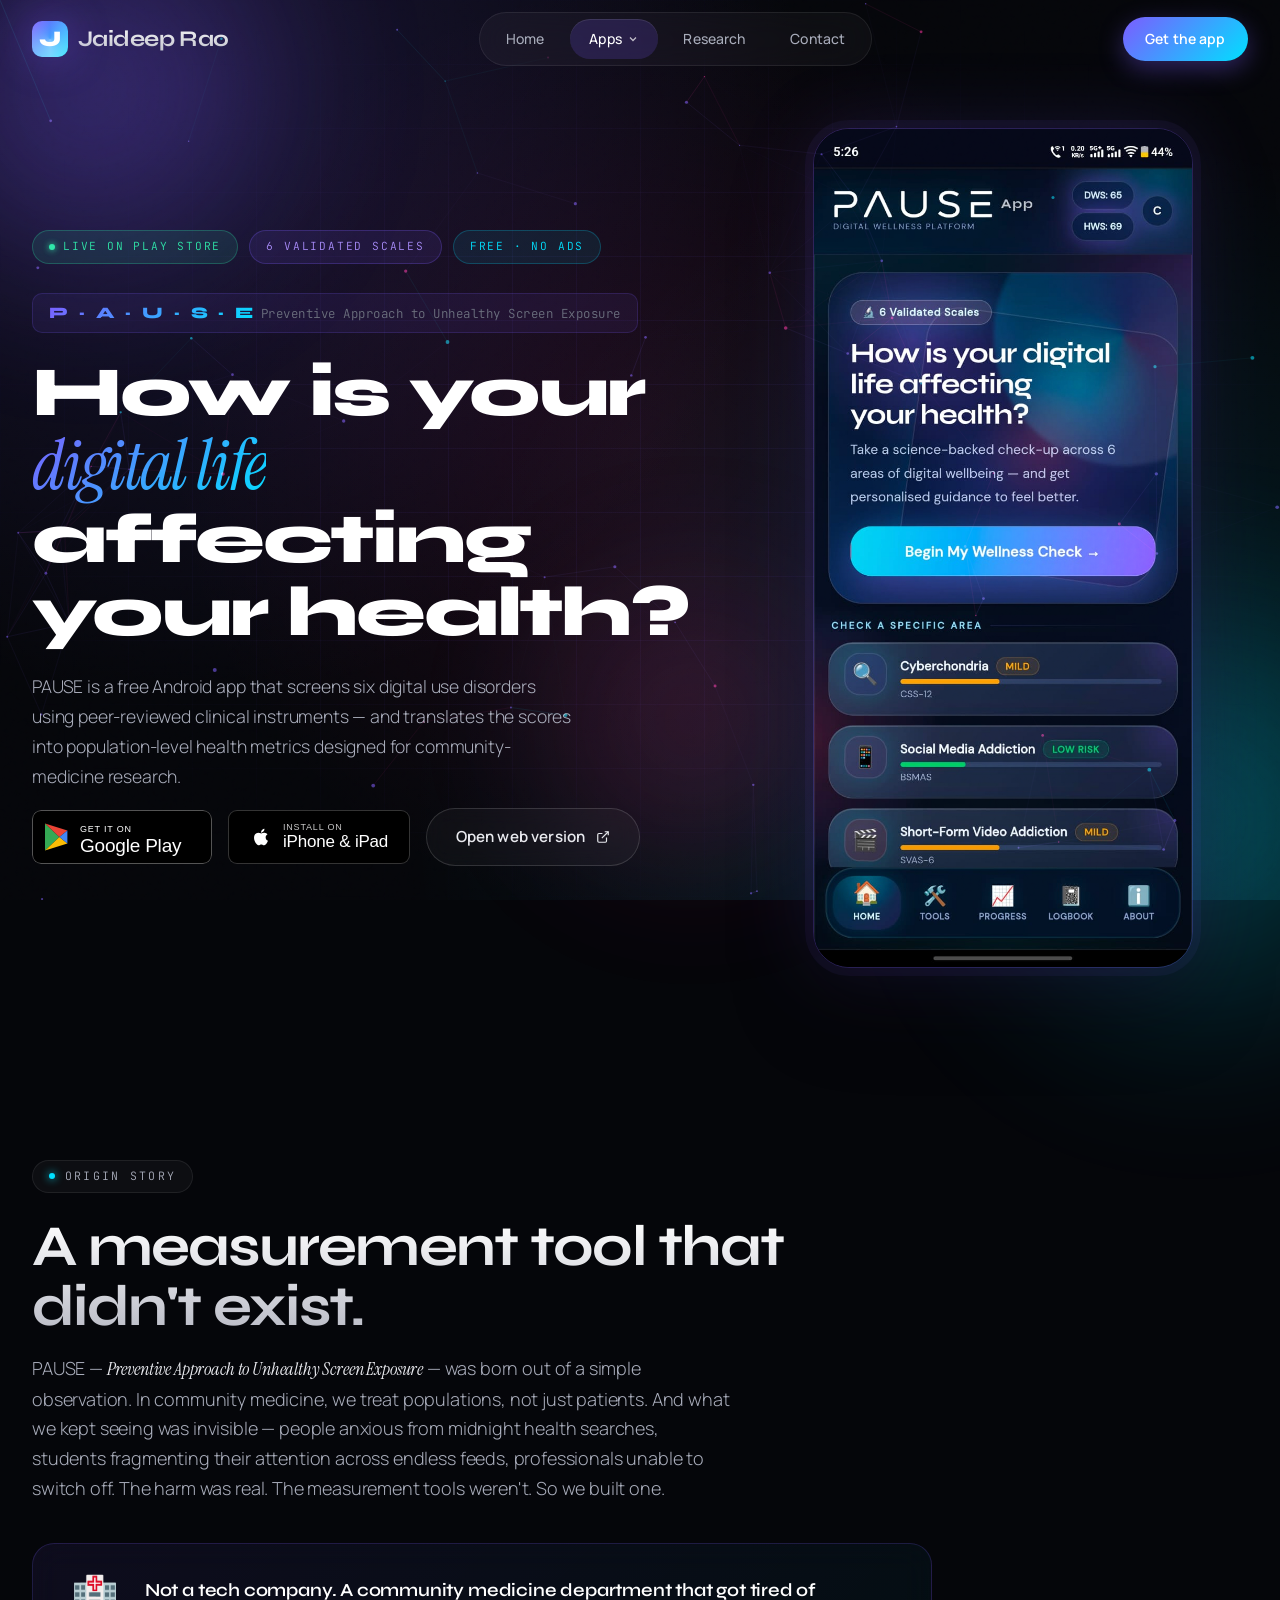
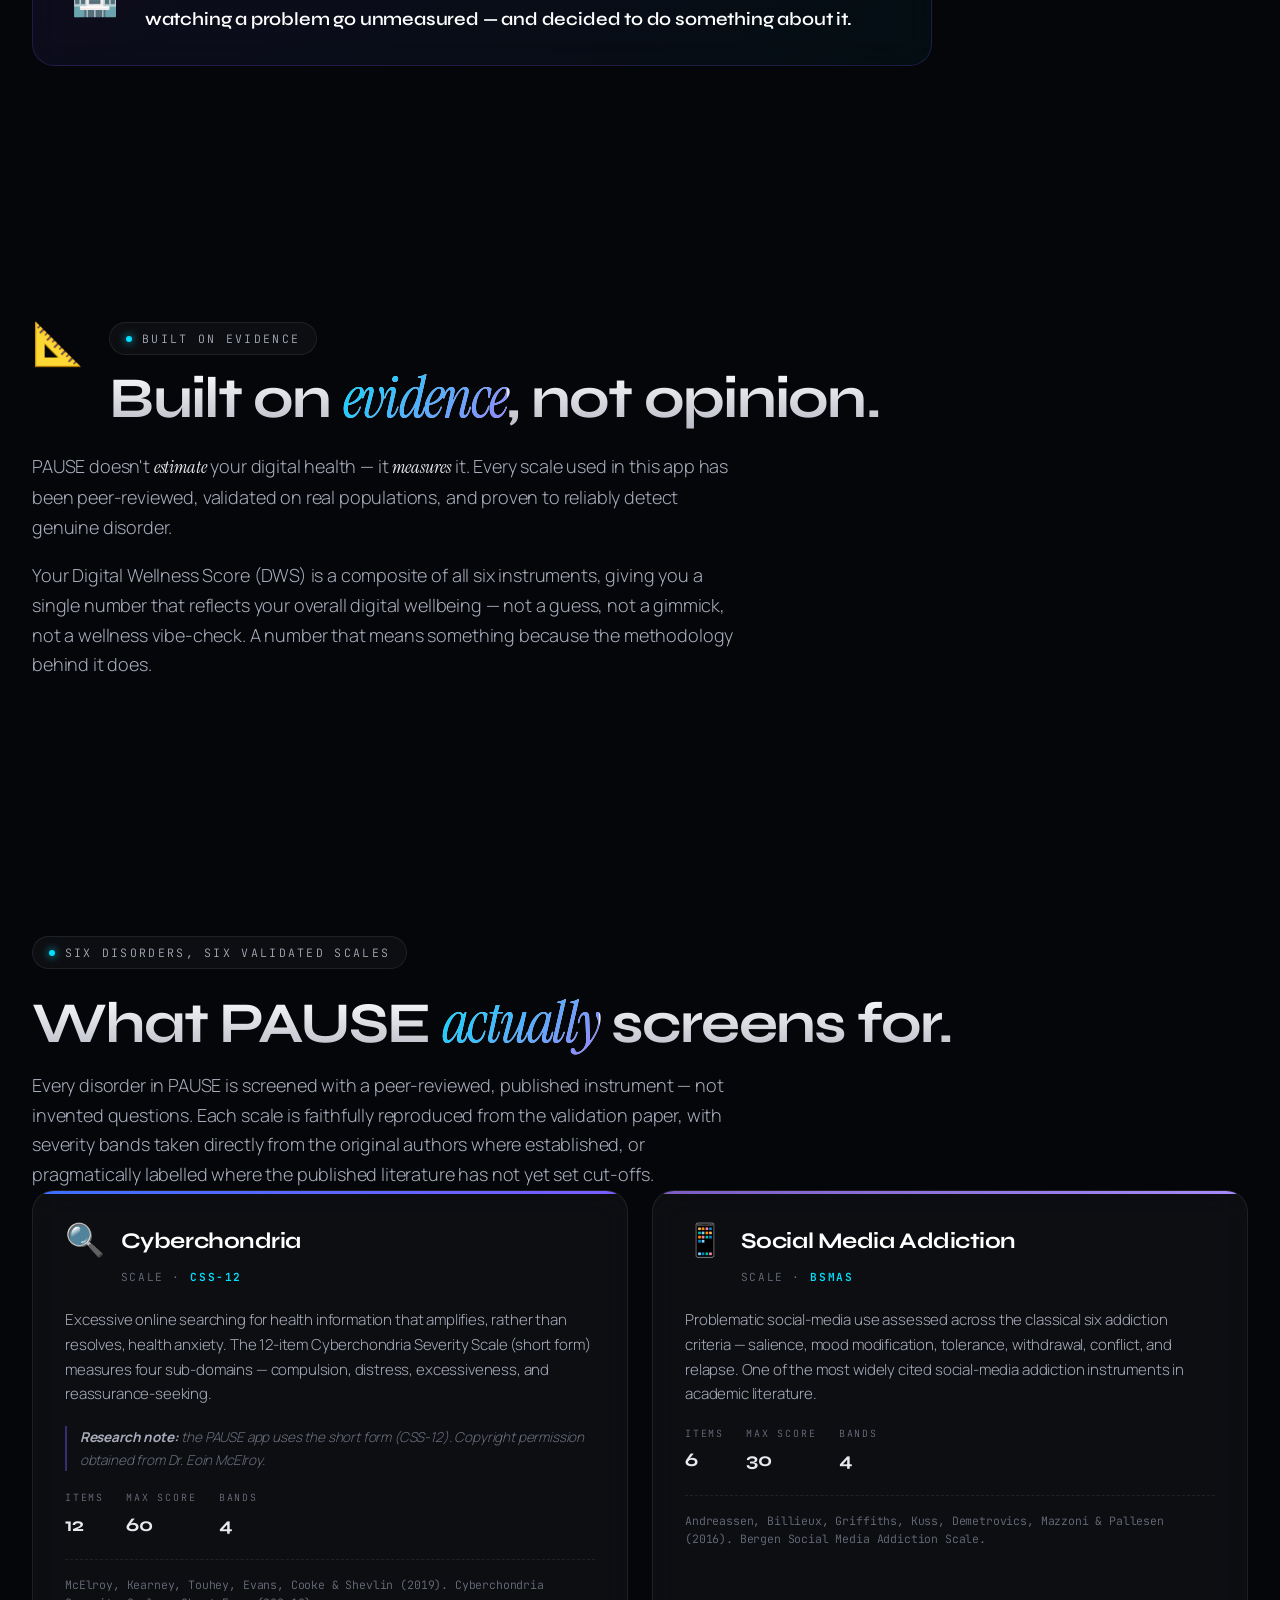
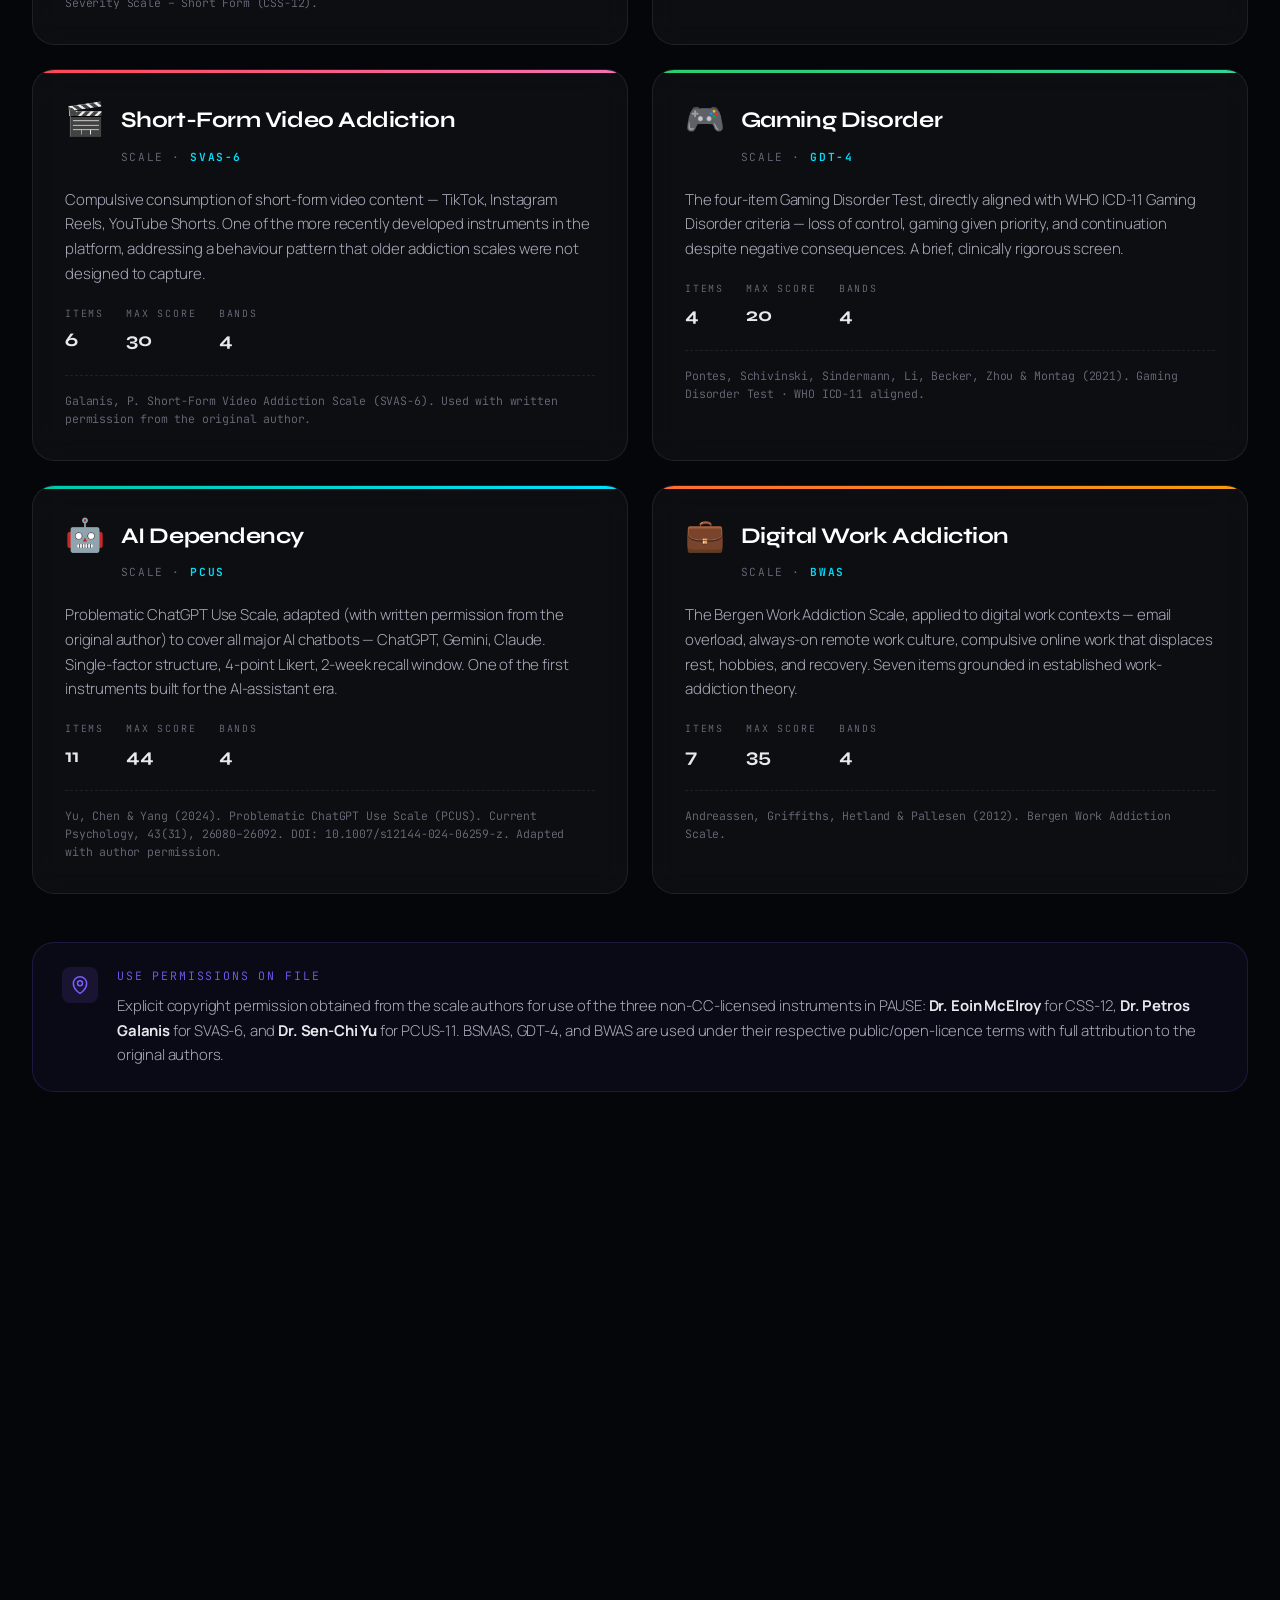
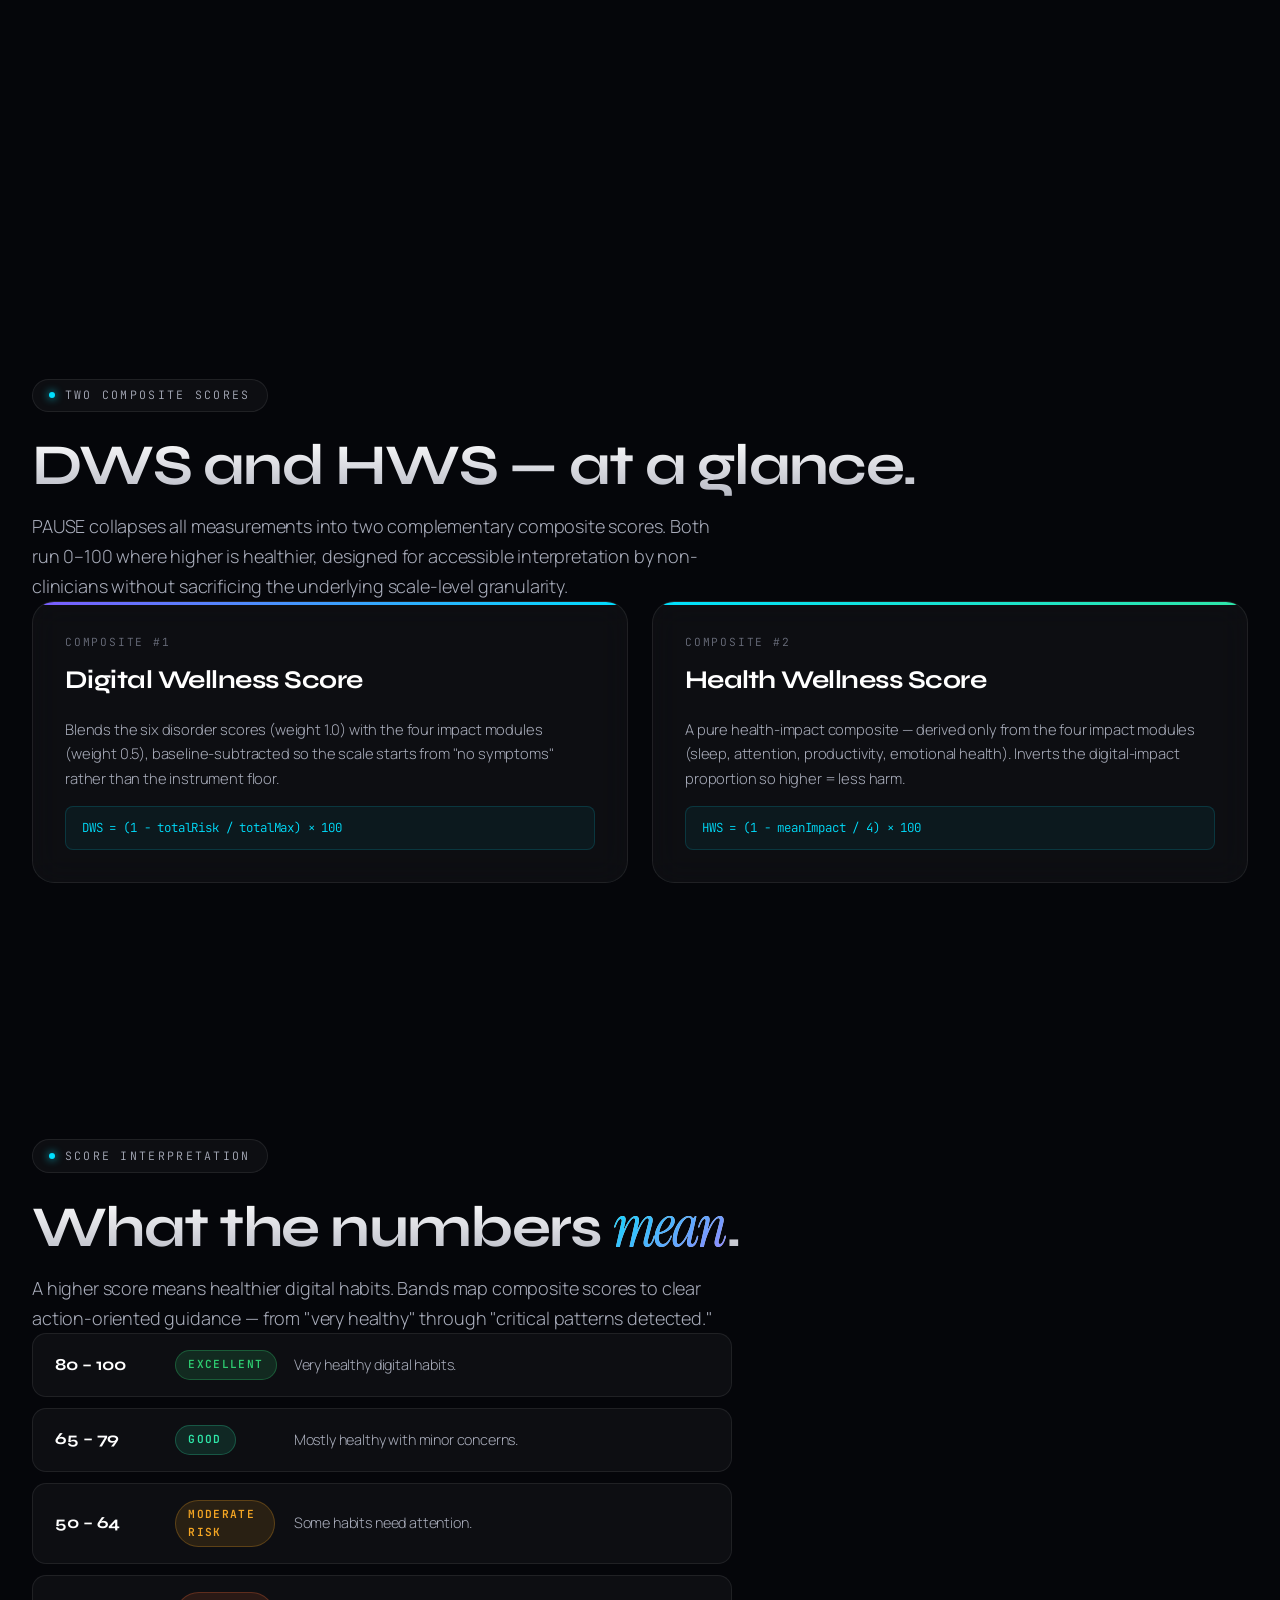
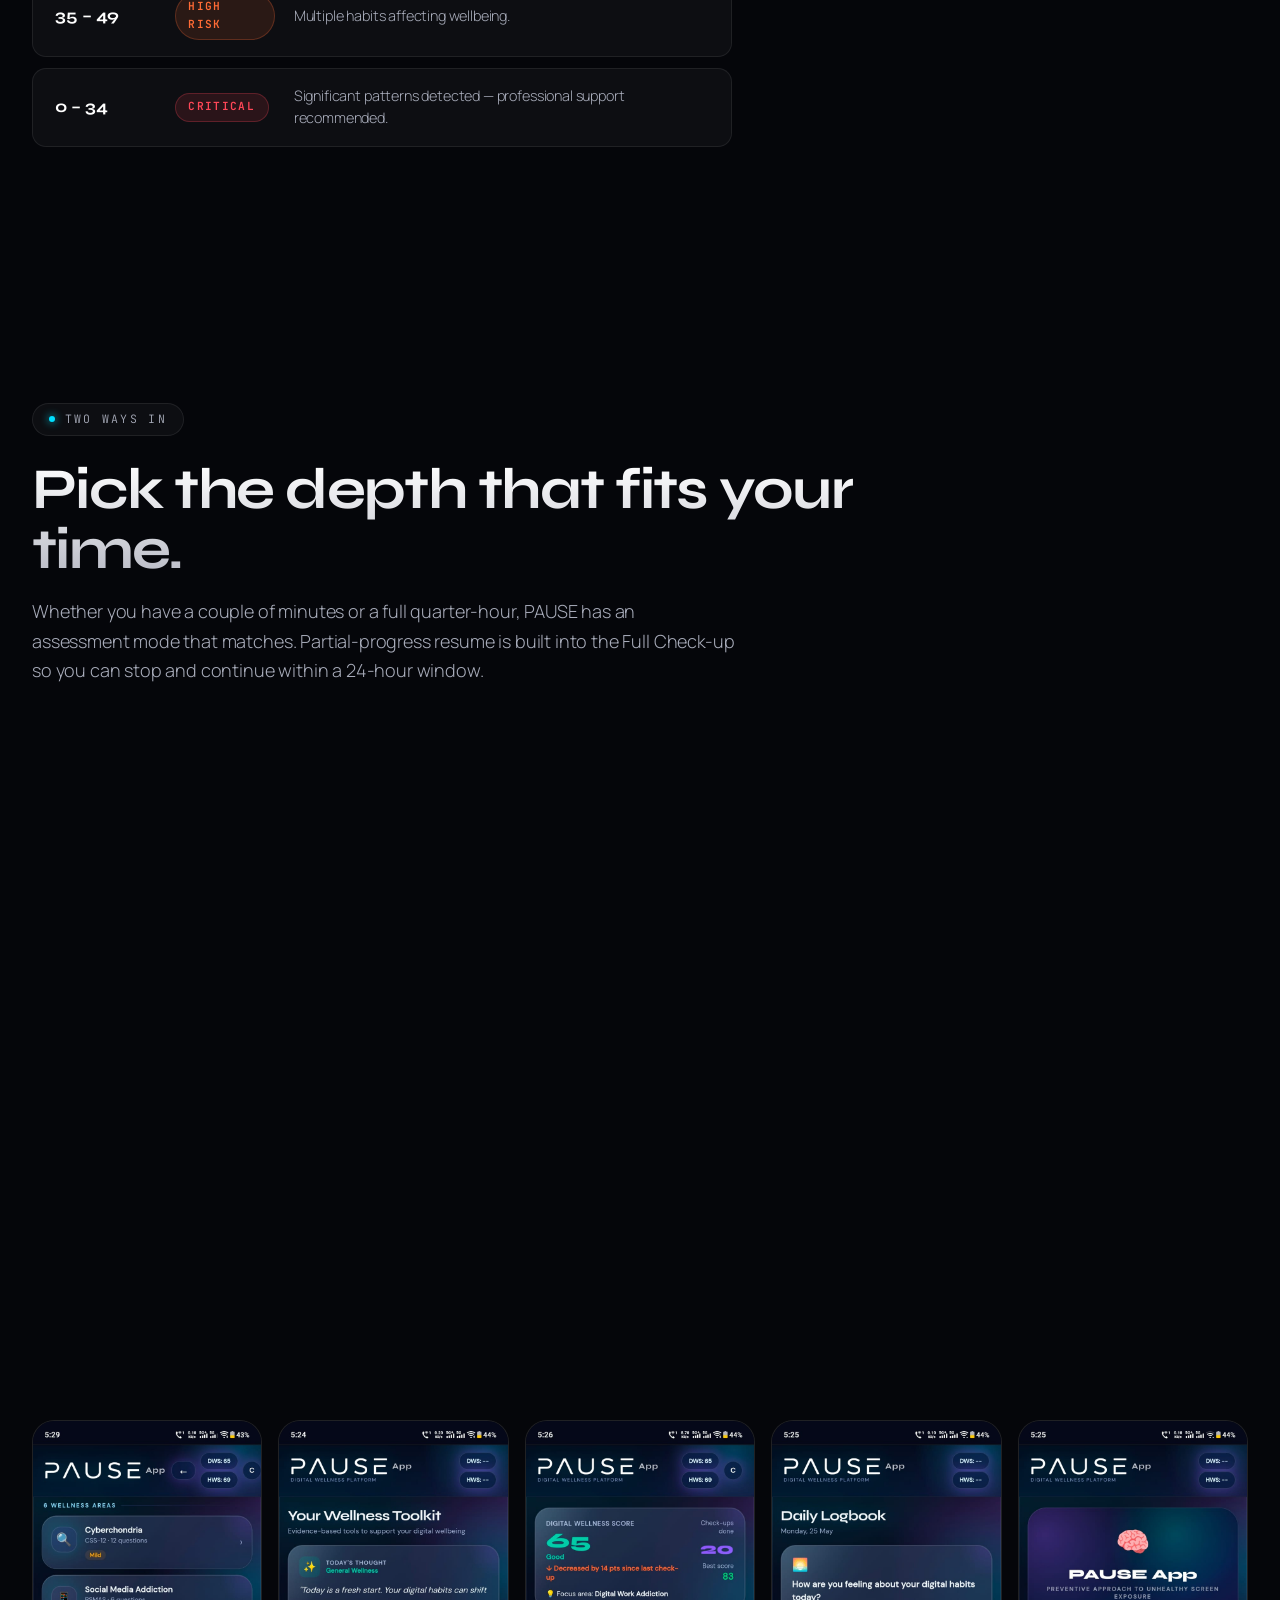
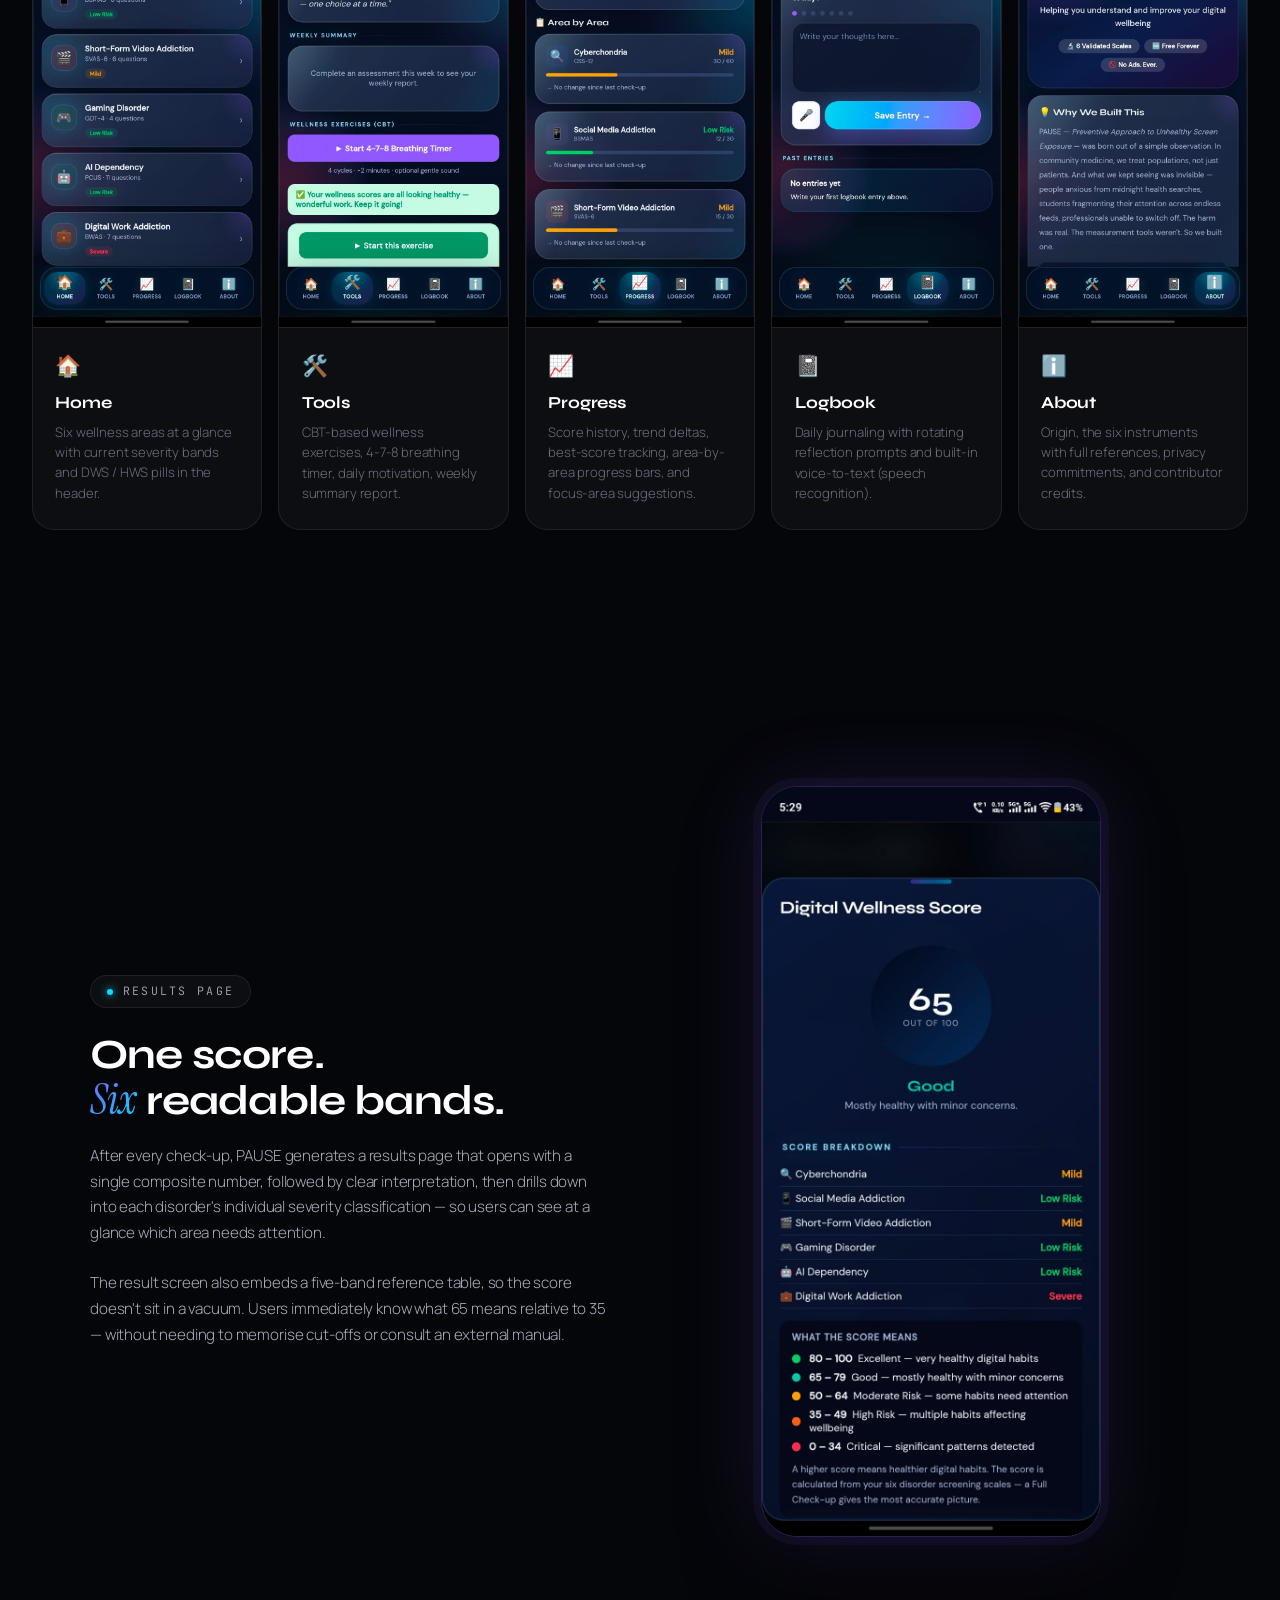
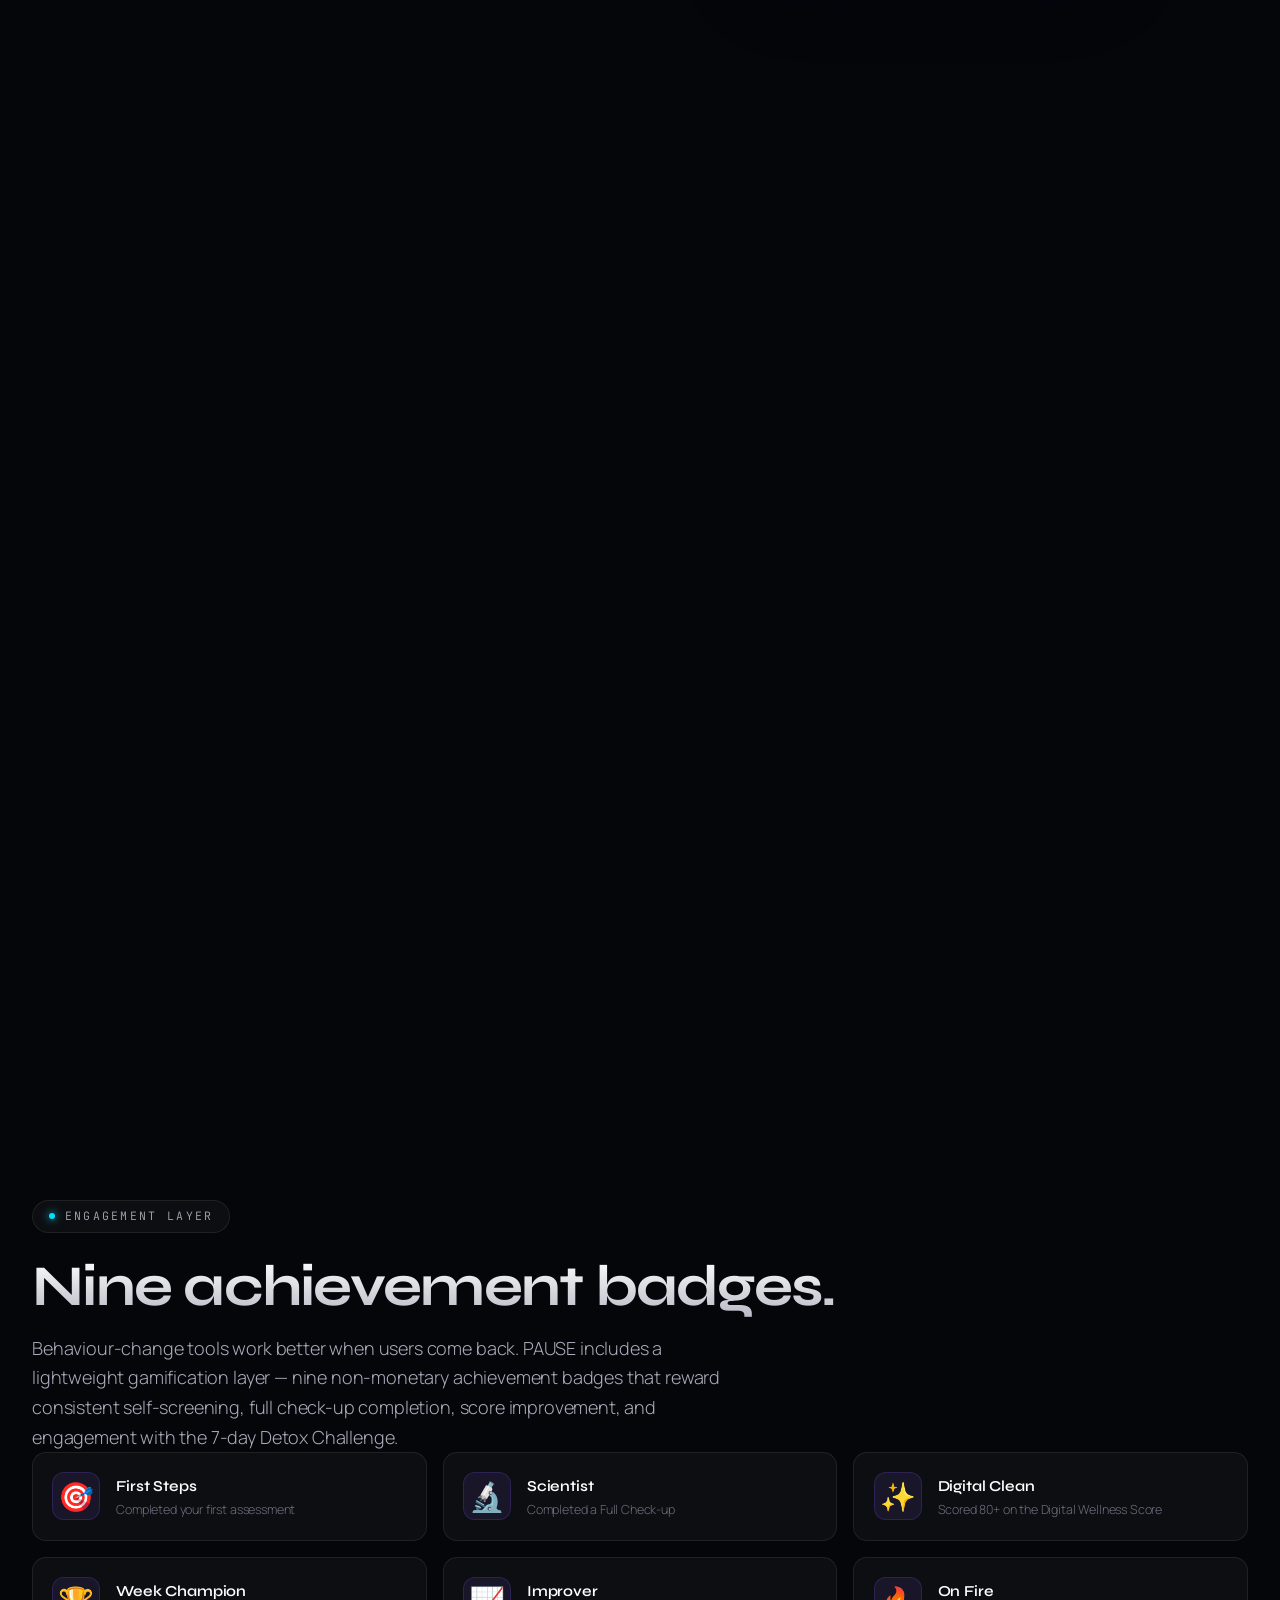
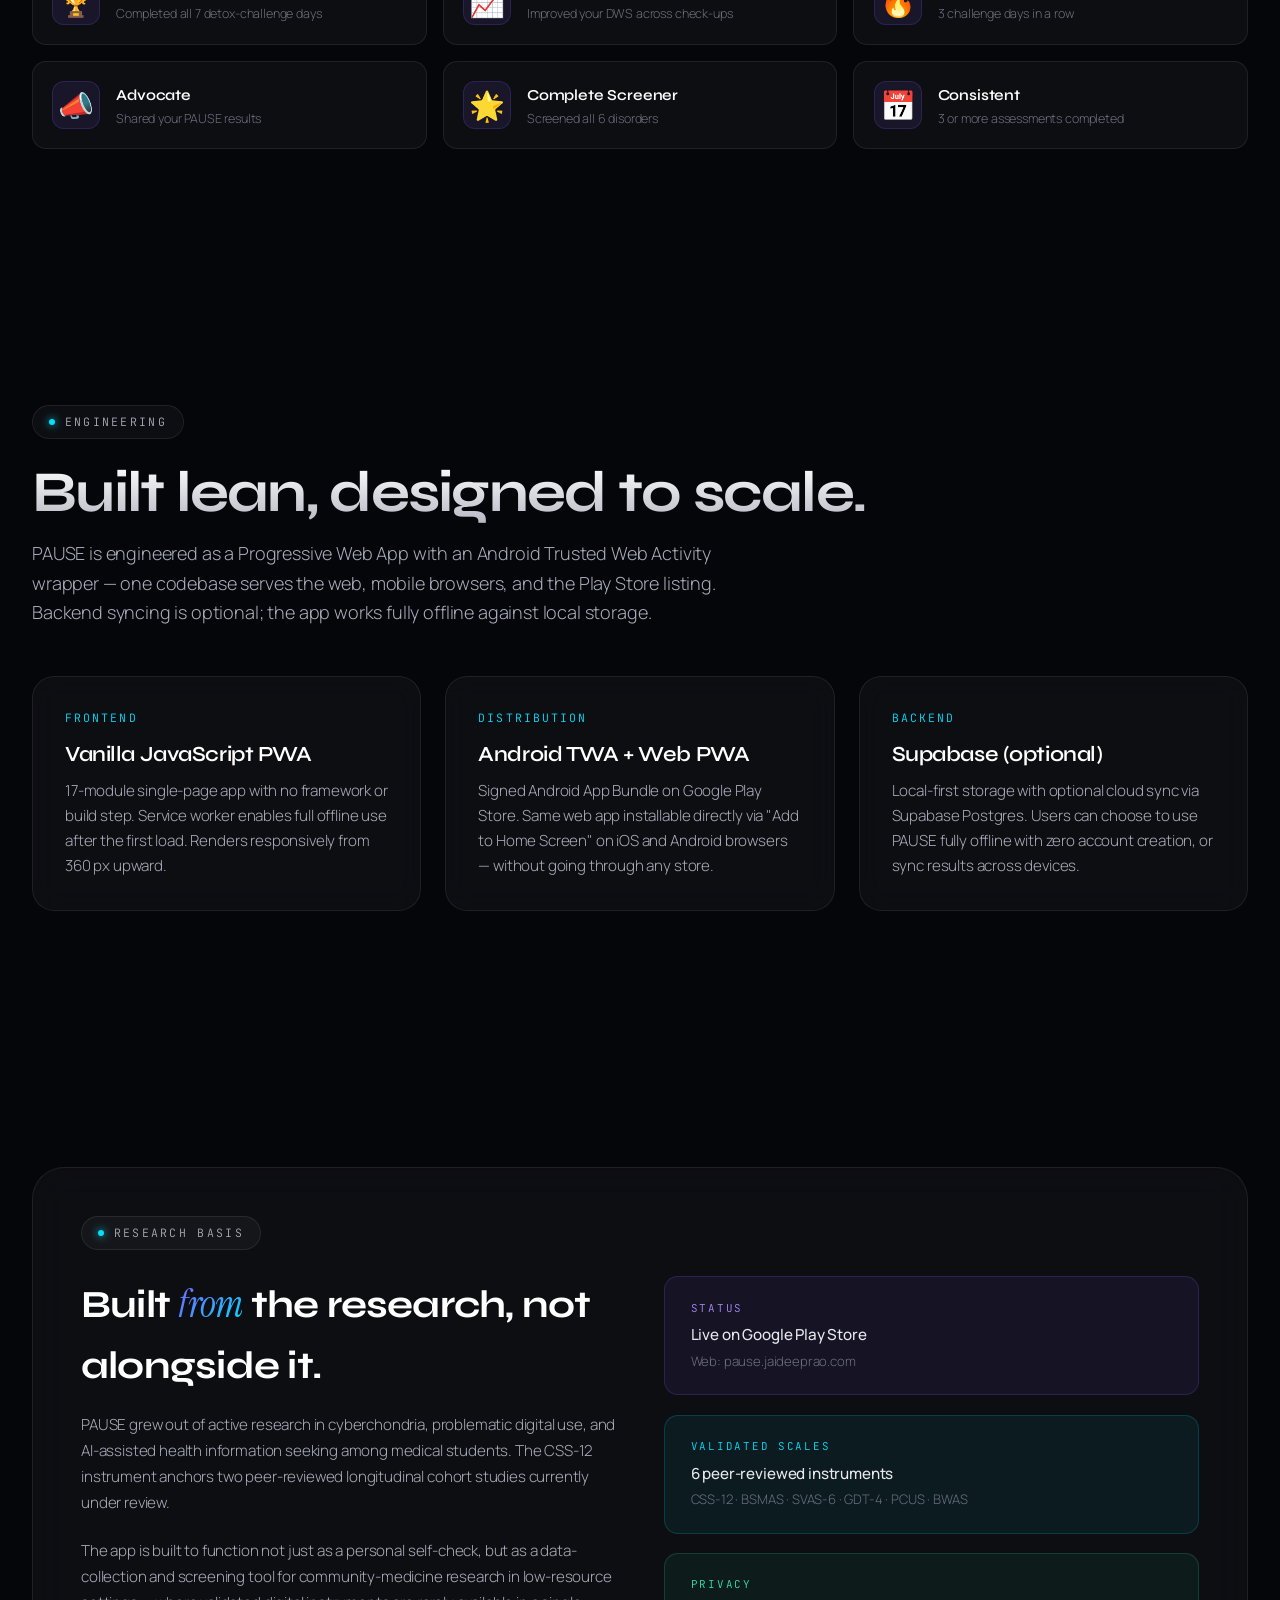
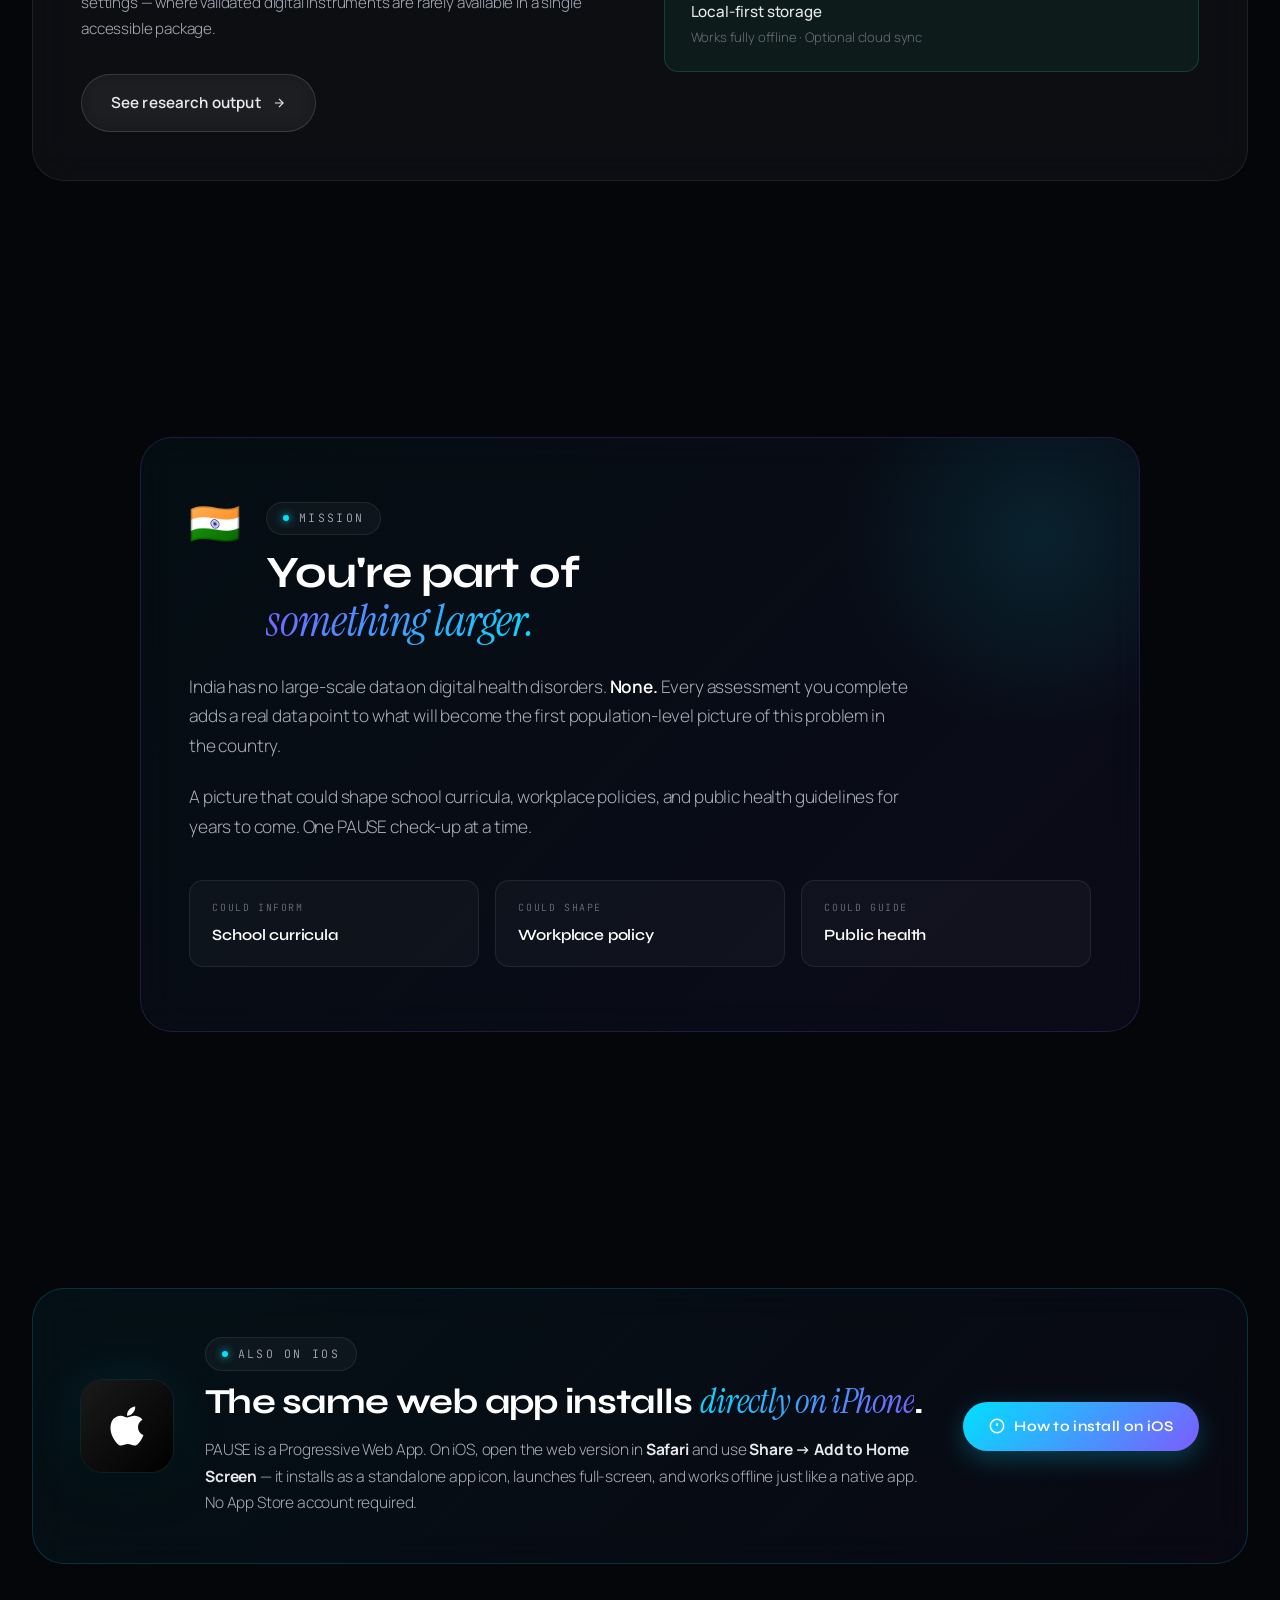
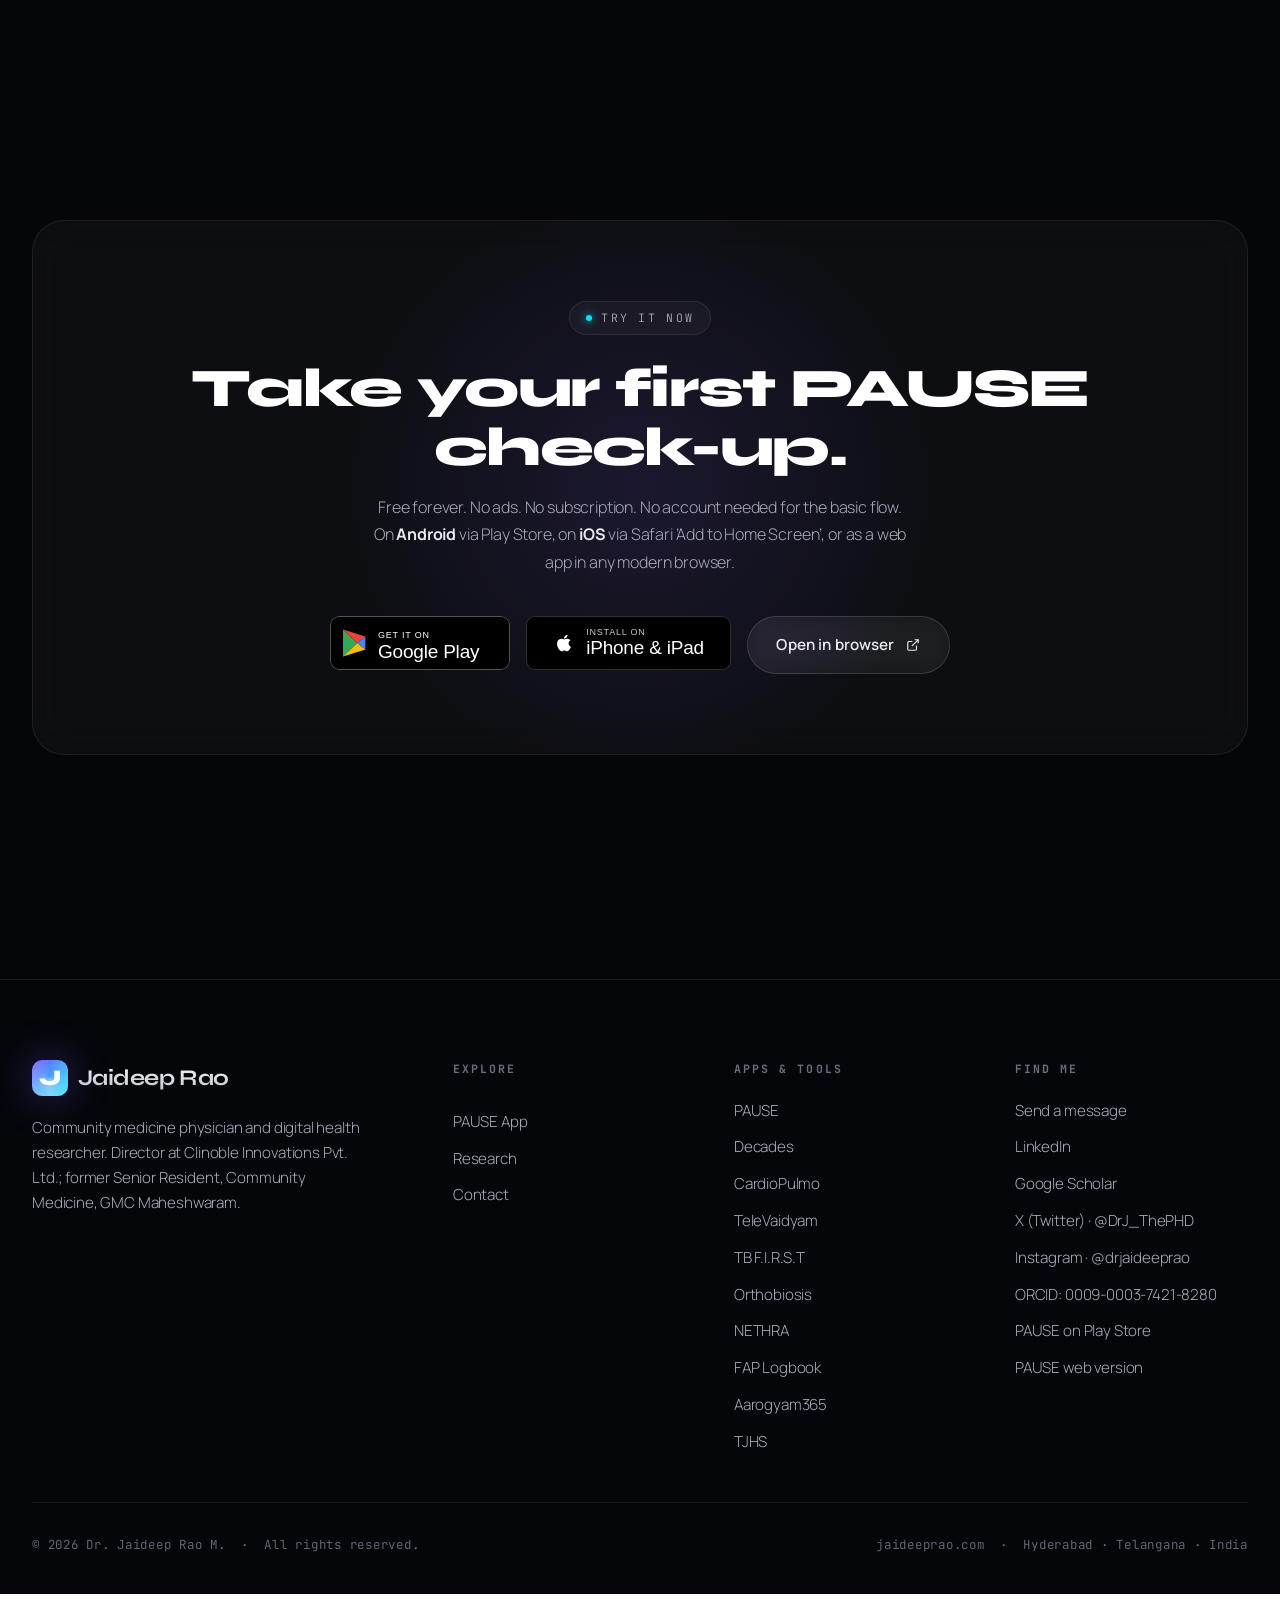
<file: pause.html>
<!DOCTYPE html>
<html lang="en">
<head>
<meta charset="UTF-8">
<meta name="viewport" content="width=device-width, initial-scale=1.0">
<title>PAUSE App — Digital Wellness Platform · Dr. Jaideep Rao</title>
<meta name="description" content="PAUSE is a free Android app that screens six digital use disorders using validated peer-reviewed instruments — Cyberchondria, Social Media, Short-Form Video, Gaming, AI Dependency, and Digital Work Addiction. Built by Dr. Jaideep Rao M.">
<meta name="theme-color" content="#05060a">
<link rel="icon" href="data:image/svg+xml,%3Csvg xmlns='http://www.w3.org/2000/svg' viewBox='0 0 100 100'%3E%3Cdefs%3E%3ClinearGradient id='g' x1='0' x2='1' y1='0' y2='1'%3E%3Cstop offset='0' stop-color='%237c5cff'/%3E%3Cstop offset='1' stop-color='%2300e0ff'/%3E%3C/linearGradient%3E%3C/defs%3E%3Crect width='100' height='100' rx='22' fill='url(%23g)'/%3E%3Ctext x='50' y='68' text-anchor='middle' font-family='Syne, sans-serif' font-weight='800' font-size='62' fill='white'%3EJ%3C/text%3E%3C/svg%3E">
<link rel="stylesheet" href="css/style.css">
<style>
/* ───────────── PAUSE PAGE STYLES ───────────── */
.pause-hero {
  min-height: 92vh;
  display: flex; align-items: center;
  padding: 8rem 0 4rem;
  position: relative;
}
.pause-hero-grid {
  display: grid;
  grid-template-columns: 1.15fr 0.85fr;
  gap: 4rem;
  align-items: center;
}
@media (max-width: 900px) {
  .pause-hero-grid { grid-template-columns: 1fr; gap: 3rem; text-align: center; }
  .pause-hero-screen { max-width: 320px; margin: 0 auto; }
}

.pause-badge-row {
  display: flex; gap: 0.7rem; flex-wrap: wrap;
  margin-bottom: 1.8rem;
}
.pause-pill {
  display: inline-flex; align-items: center; gap: 0.5rem;
  padding: 0.45rem 1rem;
  border-radius: 99px;
  font-family: var(--font-mono);
  font-size: 0.7rem;
  letter-spacing: 0.16em;
  text-transform: uppercase;
}
.pause-pill-live {
  background: rgba(47,230,168,0.1);
  border: 1px solid rgba(47,230,168,0.25);
  color: var(--emerald, #2fe6a8);
}
.pause-pill-live::before {
  content: ''; width: 6px; height: 6px;
  border-radius: 50%; background: var(--emerald, #2fe6a8);
  box-shadow: 0 0 6px var(--emerald, #2fe6a8);
  animation: pulse 2s ease-in-out infinite;
}
.pause-pill-free {
  background: rgba(124,92,255,0.1);
  border: 1px solid rgba(124,92,255,0.25);
  color: #a78bfa;
}
.pause-pill-noads {
  background: rgba(0,224,255,0.08);
  border: 1px solid rgba(0,224,255,0.22);
  color: var(--cyan);
}

.pause-headline {
  font-family: var(--font-display);
  font-size: clamp(2.6rem, 5.5vw, 4.5rem);
  font-weight: 800;
  letter-spacing: -0.03em;
  line-height: 1.04;
  margin-bottom: 1.4rem;
  color: var(--text-0);
}
.pause-headline em {
  font-family: var(--font-serif);
  font-style: italic;
  font-weight: 400;
  background: var(--grad-primary);
  -webkit-background-clip: text;
  background-clip: text;
  color: transparent;
}
.pause-sub {
  font-size: 1.1rem;
  color: var(--text-2);
  line-height: 1.7;
  margin-bottom: 1rem;
  max-width: 540px;
}
.pause-sub-small {
  font-size: 0.9rem;
  color: var(--text-3);
  line-height: 1.7;
  margin-bottom: 2.2rem;
  max-width: 540px;
  font-style: italic;
}
.pause-cta-row {
  display: flex; gap: 1rem; flex-wrap: wrap;
  align-items: center;
}
.play-badge-btn {
  display: inline-flex; align-items: center; gap: 0.8rem;
  padding: 0.9rem 1.6rem;
  background: var(--text-0);
  color: var(--bg-deep);
  border-radius: var(--r-md);
  font-family: var(--font-body);
  font-weight: 600;
  font-size: 0.95rem;
  text-decoration: none;
  transition: all 0.3s var(--ease-out-quart);
}
.play-badge-btn:hover {
  background: var(--cyan);
  transform: translateY(-2px);
  box-shadow: 0 8px 32px rgba(0,224,255,0.25);
}

.pause-hero-screen {
  position: relative;
  display: flex; justify-content: center;
}
.pause-phone-frame {
  width: 100%;
  max-width: 380px;
  border-radius: 36px;
  border: 1px solid rgba(124,92,255,0.3);
  box-shadow:
    0 0 0 8px rgba(124,92,255,0.06),
    0 0 80px rgba(124,92,255,0.15),
    0 40px 80px rgba(0,0,0,0.4);
  overflow: hidden;
  background: var(--bg-deep);
  position: relative;
  z-index: 1;
}
.pause-phone-frame img { width: 100%; display: block; }

.glow-bg {
  position: absolute;
  width: 460px; height: 460px;
  background: radial-gradient(circle, rgba(124,92,255,0.18), transparent 70%);
  border-radius: 50%;
  z-index: 0; pointer-events: none;
}

/* ───── What is PAUSE explainer ───── */
.acronym-box {
  display: inline-flex;
  align-items: baseline;
  gap: 0.3em;
  padding: 0.4rem 1rem;
  background: rgba(124,92,255,0.08);
  border: 1px solid rgba(124,92,255,0.18);
  border-radius: 10px;
  margin-bottom: 1.4rem;
}
.acronym-box span:first-child {
  font-family: var(--font-display);
  font-weight: 800;
  letter-spacing: 0.18em;
  background: var(--grad-primary);
  -webkit-background-clip: text;
  background-clip: text;
  color: transparent;
}
.acronym-box span:last-child {
  font-family: var(--font-mono);
  font-size: 0.78rem;
  color: var(--text-3);
  letter-spacing: 0.04em;
}

/* ───── Disorder cards ───── */
.disorder-grid {
  display: grid;
  grid-template-columns: repeat(2, 1fr);
  gap: 1.5rem;
}
@media (max-width: 760px) { .disorder-grid { grid-template-columns: 1fr; } }

.disorder-card {
  background: var(--glass-bg);
  border: 1px solid var(--glass-border);
  border-radius: var(--r-lg);
  padding: 2rem;
  backdrop-filter: blur(16px);
  transition: all 0.4s var(--ease-out-quart);
  position: relative; overflow: hidden;
}
.disorder-card::before {
  content: '';
  position: absolute; top: 0; left: 0; right: 0; height: 3px;
  border-radius: 99px 99px 0 0;
}
.disorder-card:hover {
  transform: translateY(-4px);
  border-color: var(--glass-border-strong);
  box-shadow: 0 20px 60px rgba(0,0,0,0.3);
}
.disorder-card.c1::before { background: linear-gradient(90deg, #3d6fff, #7c5cff); }
.disorder-card.c2::before { background: linear-gradient(90deg, #7c5cbf, #a78bfa); }
.disorder-card.c3::before { background: linear-gradient(90deg, #ff4757, #f472b6); }
.disorder-card.c4::before { background: linear-gradient(90deg, #2ecc71, #34d399); }
.disorder-card.c5::before { background: linear-gradient(90deg, #00c9a7, #00e0ff); }
.disorder-card.c6::before { background: linear-gradient(90deg, #ff6b35, #f59e0b); }

.disorder-head {
  display: flex; align-items: flex-start; gap: 1rem;
  margin-bottom: 1.2rem;
}
.disorder-emoji {
  font-size: 2rem;
  line-height: 1;
}
.disorder-title-block { flex: 1; }
.disorder-name {
  font-family: var(--font-display);
  font-size: 1.4rem;
  font-weight: 700;
  color: var(--text-0);
  letter-spacing: -0.02em;
  margin-bottom: 0.3rem;
}
.disorder-scale-tag {
  display: inline-flex; gap: 0.6rem; align-items: center;
  font-family: var(--font-mono);
  font-size: 0.7rem;
  letter-spacing: 0.14em;
  text-transform: uppercase;
  color: var(--text-3);
}
.disorder-scale-tag strong {
  color: var(--cyan);
  font-weight: 600;
}
.disorder-desc {
  font-size: 0.94rem;
  color: var(--text-2);
  line-height: 1.65;
  margin-bottom: 1.2rem;
}
.disorder-ref {
  font-family: var(--font-mono);
  font-size: 0.72rem;
  color: var(--text-3);
  line-height: 1.55;
  padding-top: 1rem;
  border-top: 1px dashed rgba(255,255,255,0.08);
}
.disorder-stats {
  display: flex;
  gap: 1.4rem;
  margin: 1rem 0 1.2rem;
}
.disorder-stat {
  display: flex; flex-direction: column;
}
.disorder-stat-label {
  font-family: var(--font-mono);
  font-size: 0.62rem;
  letter-spacing: 0.18em;
  text-transform: uppercase;
  color: var(--text-3);
  margin-bottom: 0.2rem;
}
.disorder-stat-value {
  font-family: var(--font-display);
  font-size: 1.2rem;
  font-weight: 700;
  color: var(--text-1);
}

/* ───── Impact module mini-cards ───── */
.impact-grid {
  display: grid;
  grid-template-columns: repeat(4, 1fr);
  gap: 1rem;
}
@media (max-width: 760px) { .impact-grid { grid-template-columns: 1fr 1fr; } }

.impact-card {
  background: var(--glass-bg);
  border: 1px solid var(--glass-border);
  border-radius: var(--r-md);
  padding: 1.4rem;
  backdrop-filter: blur(12px);
  text-align: center;
  transition: all 0.3s var(--ease-out-quart);
}
.impact-card:hover {
  transform: translateY(-3px);
  border-color: var(--glass-border-strong);
}
.impact-card-emoji {
  font-size: 1.8rem;
  margin-bottom: 0.7rem;
}
.impact-card-name {
  font-family: var(--font-display);
  font-size: 1rem;
  font-weight: 700;
  color: var(--text-0);
  margin-bottom: 0.3rem;
}
.impact-card-meta {
  font-family: var(--font-mono);
  font-size: 0.68rem;
  letter-spacing: 0.12em;
  text-transform: uppercase;
  color: var(--text-3);
}

/* ───── Score interpretation table ───── */
.score-bands {
  display: grid;
  grid-template-columns: 1fr;
  gap: 0.7rem;
  max-width: 700px;
}
.score-band-row {
  display: grid;
  grid-template-columns: 100px 100px 1fr;
  align-items: center;
  gap: 1.2rem;
  padding: 1rem 1.4rem;
  background: var(--glass-bg);
  border: 1px solid var(--glass-border);
  border-radius: var(--r-md);
}
.score-band-num {
  font-family: var(--font-display);
  font-size: 1.05rem;
  font-weight: 700;
  color: var(--text-0);
}
.score-band-label {
  display: inline-block;
  padding: 0.3rem 0.8rem;
  border-radius: 99px;
  font-family: var(--font-mono);
  font-size: 0.7rem;
  letter-spacing: 0.12em;
  text-transform: uppercase;
  font-weight: 600;
  width: fit-content;
}
.score-band-desc {
  color: var(--text-2);
  font-size: 0.9rem;
  line-height: 1.55;
}
@media (max-width: 560px) {
  .score-band-row { grid-template-columns: 1fr; gap: 0.5rem; padding: 1rem; }
}

/* ───── App sections (5-tab tour) ───── */
.app-tour-grid {
  display: grid;
  grid-template-columns: repeat(5, 1fr);
  gap: 1rem;
}
@media (max-width: 1000px) { .app-tour-grid { grid-template-columns: repeat(2, 1fr); } }
@media (max-width: 600px)  { .app-tour-grid { grid-template-columns: 1fr; } }

.app-tour-card {
  background: var(--glass-bg);
  border: 1px solid var(--glass-border);
  border-radius: var(--r-lg);
  overflow: hidden;
  transition: all 0.4s var(--ease-out-quart);
}
.app-tour-card:hover {
  transform: translateY(-6px);
  border-color: var(--glass-border-strong);
  box-shadow: 0 30px 80px rgba(0,0,0,0.4);
}
.app-tour-screenshot {
  width: 100%;
  display: block;
  border-bottom: 1px solid var(--glass-border);
}
.app-tour-body {
  padding: 1.3rem 1.4rem 1.6rem;
}
.app-tour-icon {
  font-size: 1.3rem;
  margin-bottom: 0.5rem;
}
.app-tour-title {
  font-family: var(--font-display);
  font-size: 1.05rem;
  font-weight: 700;
  color: var(--text-0);
  letter-spacing: -0.01em;
  margin-bottom: 0.3rem;
}
.app-tour-desc {
  font-size: 0.82rem;
  color: var(--text-3);
  line-height: 1.55;
}

/* ───── Modes table ───── */
.modes-grid {
  display: grid;
  grid-template-columns: repeat(3, 1fr);
  gap: 1.2rem;
}
@media (max-width: 760px) { .modes-grid { grid-template-columns: 1fr; } }

.mode-card {
  background: var(--glass-bg);
  border: 1px solid var(--glass-border);
  border-radius: var(--r-lg);
  padding: 2rem;
  position: relative;
  overflow: hidden;
  backdrop-filter: blur(16px);
}
.mode-card.featured {
  border-color: rgba(124,92,255,0.4);
  background: linear-gradient(135deg, rgba(124,92,255,0.06), rgba(0,224,255,0.04));
}
.mode-card.featured::after {
  content: 'Recommended';
  position: absolute;
  top: 1rem; right: 1rem;
  padding: 0.25rem 0.7rem;
  background: var(--grad-primary);
  border-radius: 99px;
  font-family: var(--font-mono);
  font-size: 0.62rem;
  letter-spacing: 0.14em;
  text-transform: uppercase;
  color: white;
  font-weight: 600;
}
.mode-name {
  font-family: var(--font-display);
  font-size: 1.3rem;
  font-weight: 700;
  color: var(--text-0);
  margin-bottom: 0.4rem;
  letter-spacing: -0.01em;
}
.mode-stats {
  display: flex; gap: 1rem; margin-bottom: 1rem;
}
.mode-stat {
  font-family: var(--font-mono);
  font-size: 0.72rem;
  letter-spacing: 0.1em;
  text-transform: uppercase;
  color: var(--cyan);
}
.mode-desc {
  font-size: 0.9rem;
  color: var(--text-2);
  line-height: 1.6;
}

/* ───── Badges ───── */
.badges-grid {
  display: grid;
  grid-template-columns: repeat(3, 1fr);
  gap: 1rem;
}
@media (max-width: 760px) { .badges-grid { grid-template-columns: 1fr 1fr; } }
@media (max-width: 460px) { .badges-grid { grid-template-columns: 1fr; } }

.badge-card {
  background: var(--glass-bg);
  border: 1px solid var(--glass-border);
  border-radius: var(--r-md);
  padding: 1.2rem;
  display: flex; align-items: center; gap: 1rem;
  transition: all 0.3s var(--ease-out-quart);
}
.badge-card:hover {
  transform: translateY(-2px);
  border-color: var(--glass-border-strong);
}
.badge-emoji {
  font-size: 1.8rem;
  width: 48px; height: 48px;
  display: flex; align-items: center; justify-content: center;
  background: rgba(124,92,255,0.1);
  border: 1px solid rgba(124,92,255,0.2);
  border-radius: 12px;
  flex-shrink: 0;
}
.badge-text { flex: 1; min-width: 0; }
.badge-name {
  font-family: var(--font-display);
  font-size: 0.95rem;
  font-weight: 600;
  color: var(--text-0);
  margin-bottom: 0.15rem;
}
.badge-desc {
  font-size: 0.78rem;
  color: var(--text-3);
  line-height: 1.4;
}

/* ───── Score tile row ───── */
.score-tile-row {
  display: grid;
  grid-template-columns: 1fr 1fr;
  gap: 1.5rem;
}
@media (max-width: 760px) { .score-tile-row { grid-template-columns: 1fr; } }

.score-tile {
  padding: 2rem;
  background: var(--glass-bg);
  border: 1px solid var(--glass-border);
  border-radius: var(--r-lg);
  backdrop-filter: blur(16px);
  position: relative;
  overflow: hidden;
}
.score-tile::before {
  content: '';
  position: absolute; top: 0; left: 0; right: 0; height: 3px;
}
.score-tile.dws::before { background: linear-gradient(90deg, var(--violet), var(--cyan)); }
.score-tile.hws::before { background: linear-gradient(90deg, var(--cyan), var(--emerald)); }
.score-tile-kicker {
  font-family: var(--font-mono);
  font-size: 0.7rem;
  letter-spacing: 0.16em;
  text-transform: uppercase;
  color: var(--text-3);
  margin-bottom: 0.5rem;
}
.score-tile-name {
  font-family: var(--font-display);
  font-size: 1.6rem;
  font-weight: 700;
  color: var(--text-0);
  letter-spacing: -0.02em;
  margin-bottom: 1rem;
}
.score-tile-desc {
  color: var(--text-2);
  font-size: 0.92rem;
  line-height: 1.65;
  margin-bottom: 1rem;
}
.score-tile-formula {
  font-family: var(--font-mono);
  font-size: 0.78rem;
  color: var(--cyan);
  background: rgba(0,224,255,0.05);
  padding: 0.7rem 1rem;
  border-radius: 8px;
  border: 1px solid rgba(0,224,255,0.15);
}
</style>
</head>
<body>

<div class="bg-canvas"></div>
<div class="bg-grid"></div>
<div class="bg-noise"></div>
<div class="orb orb-1"></div>
<div class="orb orb-2"></div>
<div class="orb orb-3"></div>

<div class="loader">
  <div class="loader-mark"></div>
  <div class="loader-text">Loading interface</div>
</div>

<div class="scroll-progress"></div>

<nav class="nav">
  <div class="nav-inner">
    <a href="index.html" class="nav-logo">
      <span class="nav-logo-mark"><span>J</span></span>
      <span class="nav-logo-text">Jaideep Rao</span>
    </a>
    <div class="nav-links">
      <a href="index.html" class="nav-link">Home</a>
      <div class="nav-dropdown">
        <button type="button" class="nav-link nav-dropdown-trigger" aria-haspopup="true" aria-expanded="false">Apps
          <svg width="12" height="12" viewBox="0 0 24 24" fill="none" stroke="currentColor" stroke-width="2.5"><polyline points="6 9 12 15 18 9"/></svg>
        </button>
        <div class="nav-dropdown-panel">
          <a href="https://cardiopulmo.com" target="_blank" rel="noopener" class="nav-link nav-dd-item">CardioPulmo</a>
          <a href="pause.html" class="nav-link nav-dd-item">PAUSE</a>
          <a href="decades.html" class="nav-link nav-dd-item">Decades</a>
          <a href="televaidyam.html" class="nav-link nav-dd-item">TeleVaidyam</a>
          <a href="https://tbfirst.com" target="_blank" rel="noopener" class="nav-link nav-dd-item">TB F.I.R.S.T</a>
          <a href="orthobiosis.html" class="nav-link nav-dd-item">Orthobiosis</a>
          <a href="https://nethra.clinoble.com" target="_blank" rel="noopener" class="nav-link nav-dd-item">NETHRA</a>
          <a href="https://fap.clinoble.com" target="_blank" rel="noopener" class="nav-link nav-dd-item">FAP Logbook</a>
          <a href="https://aarogyam365.com" target="_blank" rel="noopener" class="nav-link nav-dd-item">Aarogyam365</a>
        </div>
      </div>
      <a href="research.html" class="nav-link">Research</a>
      <a href="contact.html" class="nav-link">Contact</a>
    </div>
    <a href="https://play.google.com/store/apps/details?id=io.github.jaideeprao22.twa" target="_blank" rel="noopener" class="nav-cta" data-magnetic><span>Get the app</span></a>
    <button class="nav-burger" aria-label="Menu"><span></span><span></span><span></span></button>
  </div>
</nav>

<div class="nav-mobile">
  <a href="index.html">Home</a>
  <a href="pause.html">PAUSE</a>
  <a href="decades.html">Decades</a>
  <a href="https://cardiopulmo.com" target="_blank" rel="noopener">CardioPulmo</a>
  <a href="televaidyam.html">TeleVaidyam</a>
  <a href="orthobiosis.html">Orthobiosis</a>
  <a href="research.html">Research</a>
  <a href="contact.html">Contact</a>
</div>

<!-- ═══ HERO ═══ -->
<section class="pause-hero">
  <div class="container">
    <div class="pause-hero-grid">
      <div>
        <div class="pause-badge-row">
          <span class="pause-pill pause-pill-live">Live on Play Store</span>
          <span class="pause-pill pause-pill-free">6 Validated Scales</span>
          <span class="pause-pill pause-pill-noads">Free · No Ads</span>
        </div>

        <div class="acronym-box">
          <span>P · A · U · S · E</span>
          <span>Preventive Approach to Unhealthy Screen Exposure</span>
        </div>

        <h1 class="pause-headline">
          How is your<br>
          <em>digital life</em><br>
          affecting your health?
        </h1>
        <p class="pause-sub">
          PAUSE is a free Android app that screens six digital use disorders using
          peer-reviewed clinical instruments — and translates the scores into
          population-level health metrics designed for community-medicine research.
        </p>

        <div class="pause-cta-row">
          <a href="https://play.google.com/store/apps/details?id=io.github.jaideeprao22.twa" target="_blank" rel="noopener" style="display:inline-block;line-height:0;">
            <img src="images/google-play-badge.svg" alt="Get it on Google Play" width="180" height="54" style="display:block;border-radius:9px;transition:transform 0.3s ease;">
          </a>
          <button type="button" onclick="document.getElementById('ios-install-btn').click()" style="display:inline-flex;align-items:center;gap:0.7rem;background:#000;color:#fff;border:1px solid rgba(255,255,255,0.2);padding:0 1.3rem;height:54px;border-radius:9px;font-family:-apple-system,BlinkMacSystemFont,'Segoe UI',Roboto,Arial,sans-serif;cursor:pointer;line-height:1;transition:background 0.2s,border-color 0.2s;" onmouseover="this.style.background='#111';this.style.borderColor='rgba(255,255,255,0.32)'" onmouseout="this.style.background='#000';this.style.borderColor='rgba(255,255,255,0.2)'">
            <svg width="22" height="22" viewBox="0 0 24 24" fill="#fff" aria-hidden="true"><path d="M17.05 20.28c-.98.95-2.05.8-3.08.35-1.09-.46-2.09-.48-3.24 0-1.44.62-2.2.44-3.06-.35C2.79 15.25 3.51 7.59 9.05 7.31c1.35.07 2.29.74 3.08.8 1.18-.24 2.31-.93 3.57-.84 1.51.12 2.65.72 3.4 1.8-3.12 1.87-2.38 5.98.48 7.13-.57 1.5-1.31 2.99-2.54 4.09zM12.03 7.25c-.15-2.23 1.66-4.07 3.74-4.25.29 2.58-2.34 4.5-3.74 4.25z"/></svg>
            <span style="text-align:left;">
              <span style="display:block;font-size:9px;font-weight:400;letter-spacing:0.8px;opacity:0.78;">INSTALL ON</span>
              <span style="display:block;font-size:17px;font-weight:500;letter-spacing:-0.2px;margin-top:1px;">iPhone &amp; iPad</span>
            </span>
          </button>
          <a class="btn btn-ghost" href="https://pause.jaideeprao.com" target="_blank" rel="noopener">
            <span>Open web version</span>
            <svg width="14" height="14" viewBox="0 0 24 24" fill="none" stroke="currentColor" stroke-width="2"><path d="M18 13v6a2 2 0 0 1-2 2H5a2 2 0 0 1-2-2V8a2 2 0 0 1 2-2h6"/><polyline points="15 3 21 3 21 9"/><line x1="10" y1="14" x2="21" y2="3"/></svg>
          </a>
        </div>
      </div>

      <div class="pause-hero-screen reveal">
        <div class="glow-bg"></div>
        <div class="pause-phone-frame">
          <img src="images/pause/screen1.jpeg" alt="PAUSE App home screen with Begin My Wellness Check call-to-action and Check a Specific Area preview">
        </div>
      </div>
    </div>
  </div>
</section>

<!-- ═══ WHY WE BUILT THIS ═══ -->
<section class="section">
  <div class="container">
    <div class="reveal" style="max-width: 900px;">
      <div class="section-eyebrow">Origin story</div>
      <h2 class="section-title">A measurement tool that didn't exist.</h2>
      <p class="section-lead" style="margin-bottom: 2.5rem;">
        PAUSE — <em style="font-family:var(--font-serif);font-style:italic;color:var(--text-1);">Preventive Approach to Unhealthy Screen Exposure</em> — was born out of a simple observation.
        In community medicine, we treat populations, not just patients. And what we kept seeing
        was invisible — people anxious from midnight health searches, students fragmenting their
        attention across endless feeds, professionals unable to switch off. The harm was real.
        The measurement tools weren't. So we built one.
      </p>

      <div style="padding: 2rem 2.4rem; background: linear-gradient(135deg, rgba(124,92,255,0.08), rgba(0,224,255,0.04)); border: 1px solid rgba(124,92,255,0.2); border-radius: var(--r-lg); backdrop-filter: blur(16px); display: flex; gap: 1.6rem; align-items: flex-start;">
        <div style="font-size: 2.4rem; line-height: 1; flex-shrink: 0;">🏥</div>
        <div>
          <p style="font-family: var(--font-display); font-size: 1.15rem; font-weight: 600; line-height: 1.55; color: var(--text-0); letter-spacing: -0.01em; margin: 0;">
            Not a tech company. A community medicine department that got tired of watching a problem go unmeasured — and decided to do something about it.
          </p>
        </div>
      </div>
    </div>
  </div>
</section>

<!-- ═══ BUILT ON EVIDENCE ═══ -->
<section class="section">
  <div class="container">
    <div class="reveal" style="max-width: 1000px;">
      <div style="display: grid; grid-template-columns: auto 1fr; gap: 1.6rem; align-items: flex-start; margin-bottom: 1.4rem;">
        <div style="font-size: 2.6rem; line-height: 1;">📐</div>
        <div>
          <div class="section-eyebrow" style="margin-bottom: 0.8rem;">Built on evidence</div>
          <h2 class="section-title" style="margin-bottom: 0;">Built on <em>evidence</em>, not opinion.</h2>
        </div>
      </div>
      <p class="section-lead">
        PAUSE doesn't <em style="font-family:var(--font-serif);font-style:italic;color:var(--text-1);">estimate</em>
        your digital health — it <em style="font-family:var(--font-serif);font-style:italic;color:var(--text-1);">measures</em> it.
        Every scale used in this app has been peer-reviewed, validated on real populations, and proven to
        reliably detect genuine disorder.
      </p>
      <p class="section-lead" style="margin-top: 1.2rem;">
        Your Digital Wellness Score (DWS) is a composite of all six instruments, giving you a single number
        that reflects your overall digital wellbeing — not a guess, not a gimmick, not a wellness vibe-check.
        A number that means something because the methodology behind it does.
      </p>
    </div>
  </div>
</section>

<!-- ═══ SIX VALIDATED SCALES ═══ -->
<section class="section">
  <div class="container">
    <div class="reveal">
      <div class="section-eyebrow">Six disorders, six validated scales</div>
      <h2 class="section-title">What PAUSE <em>actually</em> screens for.</h2>
      <p class="section-lead">
        Every disorder in PAUSE is screened with a peer-reviewed, published instrument — not invented
        questions. Each scale is faithfully reproduced from the validation paper, with severity bands taken
        directly from the original authors where established, or pragmatically labelled where the published
        literature has not yet set cut-offs.
      </p>
    </div>

    <div class="disorder-grid">
      <div class="disorder-card c1 reveal">
        <div class="disorder-head">
          <div class="disorder-emoji">🔍</div>
          <div class="disorder-title-block">
            <div class="disorder-name">Cyberchondria</div>
            <div class="disorder-scale-tag">SCALE · <strong>CSS-12</strong></div>
          </div>
        </div>
        <p class="disorder-desc">
          Excessive online searching for health information that amplifies, rather than resolves, health anxiety.
          The 12-item Cyberchondria Severity Scale (short form) measures four sub-domains — compulsion,
          distress, excessiveness, and reassurance-seeking.
        </p>
        <p class="disorder-desc" style="font-size:0.85rem;font-style:italic;color:var(--text-3);border-left:2px solid rgba(124,92,255,0.4);padding-left:0.8rem;margin-top:0.6rem;">
          <strong style="color:var(--text-2);">Research note:</strong> the PAUSE app uses the short form (CSS-12). Copyright permission obtained from Dr. Eoin McElroy.
        </p>
        <div class="disorder-stats">
          <div class="disorder-stat">
            <div class="disorder-stat-label">Items</div>
            <div class="disorder-stat-value">12</div>
          </div>
          <div class="disorder-stat">
            <div class="disorder-stat-label">Max score</div>
            <div class="disorder-stat-value">60</div>
          </div>
          <div class="disorder-stat">
            <div class="disorder-stat-label">Bands</div>
            <div class="disorder-stat-value">4</div>
          </div>
        </div>
        <div class="disorder-ref">
          McElroy, Kearney, Touhey, Evans, Cooke &amp; Shevlin (2019). Cyberchondria Severity Scale – Short Form (CSS-12).
        </div>
      </div>

      <div class="disorder-card c2 reveal reveal-delay-1">
        <div class="disorder-head">
          <div class="disorder-emoji">📱</div>
          <div class="disorder-title-block">
            <div class="disorder-name">Social Media Addiction</div>
            <div class="disorder-scale-tag">SCALE · <strong>BSMAS</strong></div>
          </div>
        </div>
        <p class="disorder-desc">
          Problematic social-media use assessed across the classical six addiction criteria — salience, mood
          modification, tolerance, withdrawal, conflict, and relapse. One of the most widely cited social-media
          addiction instruments in academic literature.
        </p>
        <div class="disorder-stats">
          <div class="disorder-stat">
            <div class="disorder-stat-label">Items</div>
            <div class="disorder-stat-value">6</div>
          </div>
          <div class="disorder-stat">
            <div class="disorder-stat-label">Max score</div>
            <div class="disorder-stat-value">30</div>
          </div>
          <div class="disorder-stat">
            <div class="disorder-stat-label">Bands</div>
            <div class="disorder-stat-value">4</div>
          </div>
        </div>
        <div class="disorder-ref">
          Andreassen, Billieux, Griffiths, Kuss, Demetrovics, Mazzoni &amp; Pallesen (2016). Bergen Social Media Addiction Scale.
        </div>
      </div>

      <div class="disorder-card c3 reveal reveal-delay-2">
        <div class="disorder-head">
          <div class="disorder-emoji">🎬</div>
          <div class="disorder-title-block">
            <div class="disorder-name">Short-Form Video Addiction</div>
            <div class="disorder-scale-tag">SCALE · <strong>SVAS-6</strong></div>
          </div>
        </div>
        <p class="disorder-desc">
          Compulsive consumption of short-form video content — TikTok, Instagram Reels, YouTube Shorts.
          One of the more recently developed instruments in the platform, addressing a behaviour pattern that
          older addiction scales were not designed to capture.
        </p>
        <div class="disorder-stats">
          <div class="disorder-stat">
            <div class="disorder-stat-label">Items</div>
            <div class="disorder-stat-value">6</div>
          </div>
          <div class="disorder-stat">
            <div class="disorder-stat-label">Max score</div>
            <div class="disorder-stat-value">30</div>
          </div>
          <div class="disorder-stat">
            <div class="disorder-stat-label">Bands</div>
            <div class="disorder-stat-value">4</div>
          </div>
        </div>
        <div class="disorder-ref">
          Galanis, P. Short-Form Video Addiction Scale (SVAS-6). Used with written permission from the original author.
        </div>
      </div>

      <div class="disorder-card c4 reveal">
        <div class="disorder-head">
          <div class="disorder-emoji">🎮</div>
          <div class="disorder-title-block">
            <div class="disorder-name">Gaming Disorder</div>
            <div class="disorder-scale-tag">SCALE · <strong>GDT-4</strong></div>
          </div>
        </div>
        <p class="disorder-desc">
          The four-item Gaming Disorder Test, directly aligned with WHO ICD-11 Gaming Disorder criteria —
          loss of control, gaming given priority, and continuation despite negative consequences.
          A brief, clinically rigorous screen.
        </p>
        <div class="disorder-stats">
          <div class="disorder-stat">
            <div class="disorder-stat-label">Items</div>
            <div class="disorder-stat-value">4</div>
          </div>
          <div class="disorder-stat">
            <div class="disorder-stat-label">Max score</div>
            <div class="disorder-stat-value">20</div>
          </div>
          <div class="disorder-stat">
            <div class="disorder-stat-label">Bands</div>
            <div class="disorder-stat-value">4</div>
          </div>
        </div>
        <div class="disorder-ref">
          Pontes, Schivinski, Sindermann, Li, Becker, Zhou &amp; Montag (2021). Gaming Disorder Test · WHO ICD-11 aligned.
        </div>
      </div>

      <div class="disorder-card c5 reveal reveal-delay-1">
        <div class="disorder-head">
          <div class="disorder-emoji">🤖</div>
          <div class="disorder-title-block">
            <div class="disorder-name">AI Dependency</div>
            <div class="disorder-scale-tag">SCALE · <strong>PCUS</strong></div>
          </div>
        </div>
        <p class="disorder-desc">
          Problematic ChatGPT Use Scale, adapted (with written permission from the original author) to cover
          all major AI chatbots — ChatGPT, Gemini, Claude. Single-factor structure, 4-point Likert,
          2-week recall window. One of the first instruments built for the AI-assistant era.
        </p>
        <div class="disorder-stats">
          <div class="disorder-stat">
            <div class="disorder-stat-label">Items</div>
            <div class="disorder-stat-value">11</div>
          </div>
          <div class="disorder-stat">
            <div class="disorder-stat-label">Max score</div>
            <div class="disorder-stat-value">44</div>
          </div>
          <div class="disorder-stat">
            <div class="disorder-stat-label">Bands</div>
            <div class="disorder-stat-value">4</div>
          </div>
        </div>
        <div class="disorder-ref">
          Yu, Chen &amp; Yang (2024). Problematic ChatGPT Use Scale (PCUS). Current Psychology, 43(31), 26080–26092. DOI: 10.1007/s12144-024-06259-z. Adapted with author permission.
        </div>
      </div>

      <div class="disorder-card c6 reveal reveal-delay-2">
        <div class="disorder-head">
          <div class="disorder-emoji">💼</div>
          <div class="disorder-title-block">
            <div class="disorder-name">Digital Work Addiction</div>
            <div class="disorder-scale-tag">SCALE · <strong>BWAS</strong></div>
          </div>
        </div>
        <p class="disorder-desc">
          The Bergen Work Addiction Scale, applied to digital work contexts — email overload, always-on
          remote work culture, compulsive online work that displaces rest, hobbies, and recovery.
          Seven items grounded in established work-addiction theory.
        </p>
        <div class="disorder-stats">
          <div class="disorder-stat">
            <div class="disorder-stat-label">Items</div>
            <div class="disorder-stat-value">7</div>
          </div>
          <div class="disorder-stat">
            <div class="disorder-stat-label">Max score</div>
            <div class="disorder-stat-value">35</div>
          </div>
          <div class="disorder-stat">
            <div class="disorder-stat-label">Bands</div>
            <div class="disorder-stat-value">4</div>
          </div>
        </div>
        <div class="disorder-ref">
          Andreassen, Griffiths, Hetland &amp; Pallesen (2012). Bergen Work Addiction Scale.
        </div>
      </div>
    </div>

    <!-- ═══ COPYRIGHT PERMISSIONS NOTE ═══ -->
    <div class="reveal" style="margin-top: 3rem; padding: 1.5rem 1.8rem; background: rgba(124,92,255,0.05); border: 1px solid rgba(124,92,255,0.18); border-radius: var(--r-lg); display: flex; gap: 1.2rem; align-items: flex-start;">
      <div style="flex-shrink: 0; width: 36px; height: 36px; border-radius: 8px; background: rgba(124,92,255,0.12); display: flex; align-items: center; justify-content: center; color: var(--violet);">
        <svg width="20" height="20" viewBox="0 0 24 24" fill="none" stroke="currentColor" stroke-width="1.8"><path d="M12 22s-8-4.5-8-11.8A8 8 0 0 1 12 2a8 8 0 0 1 8 8.2c0 7.3-8 11.8-8 11.8z"/><circle cx="12" cy="10" r="3"/></svg>
      </div>
      <div>
        <div style="font-family: var(--font-mono); font-size: 0.72rem; letter-spacing: 0.16em; text-transform: uppercase; color: var(--violet); margin-bottom: 0.5rem;">Use permissions on file</div>
        <p style="color: var(--text-2); font-size: 0.93rem; line-height: 1.65; margin: 0;">
          Explicit copyright permission obtained from the scale authors for use of the
          three non-CC-licensed instruments in PAUSE: <strong style="color:var(--text-1);">Dr. Eoin McElroy</strong>
          for CSS-12, <strong style="color:var(--text-1);">Dr. Petros Galanis</strong> for SVAS-6, and
          <strong style="color:var(--text-1);">Dr. Sen-Chi Yu</strong> for PCUS-11.
          BSMAS, GDT-4, and BWAS are used under their respective public/open-licence terms with full attribution to the original authors.
        </p>
      </div>
    </div>
  </div>
</section>
<section class="section">
  <div class="container">
    <div class="reveal" style="max-width: 900px;">
      <div class="section-eyebrow">Beyond the disorder scales</div>
      <h2 class="section-title">Four health impact modules.</h2>
      <p class="section-lead">
        Beyond the six disorders, PAUSE measures the downstream health consequences of digital use across
        four core impact domains. Each module uses three short Likert-scale items — twelve items in total
        across the four modules.
      </p>
    </div>

    <div class="impact-grid">
      <div class="impact-card reveal">
        <div class="impact-card-emoji">😴</div>
        <div class="impact-card-name">Sleep Disruption</div>
        <div class="impact-card-meta">3 items · Likert</div>
      </div>
      <div class="impact-card reveal reveal-delay-1">
        <div class="impact-card-emoji">🧠</div>
        <div class="impact-card-name">Attention &amp; Focus</div>
        <div class="impact-card-meta">3 items · Likert</div>
      </div>
      <div class="impact-card reveal reveal-delay-2">
        <div class="impact-card-emoji">⚡</div>
        <div class="impact-card-name">Productivity</div>
        <div class="impact-card-meta">3 items · Likert</div>
      </div>
      <div class="impact-card reveal reveal-delay-3">
        <div class="impact-card-emoji">❤️</div>
        <div class="impact-card-name">Emotional Health</div>
        <div class="impact-card-meta">3 items · Likert</div>
      </div>
    </div>
  </div>
</section>

<!-- ═══ DWS + HWS ═══ -->
<section class="section">
  <div class="container">
    <div class="reveal" style="max-width: 900px;">
      <div class="section-eyebrow">Two composite scores</div>
      <h2 class="section-title">DWS and HWS — at a glance.</h2>
      <p class="section-lead">
        PAUSE collapses all measurements into two complementary composite scores. Both run 0–100 where
        higher is healthier, designed for accessible interpretation by non-clinicians without sacrificing
        the underlying scale-level granularity.
      </p>
    </div>

    <div class="score-tile-row">
      <div class="score-tile dws reveal">
        <div class="score-tile-kicker">Composite #1</div>
        <div class="score-tile-name">Digital Wellness Score</div>
        <div class="score-tile-desc">
          Blends the six disorder scores (weight 1.0) with the four impact modules (weight 0.5),
          baseline-subtracted so the scale starts from "no symptoms" rather than the instrument floor.
        </div>
        <div class="score-tile-formula">
          DWS = (1 − totalRisk / totalMax) × 100
        </div>
      </div>
      <div class="score-tile hws reveal reveal-delay-1">
        <div class="score-tile-kicker">Composite #2</div>
        <div class="score-tile-name">Health Wellness Score</div>
        <div class="score-tile-desc">
          A pure health-impact composite — derived only from the four impact modules (sleep, attention,
          productivity, emotional health). Inverts the digital-impact proportion so higher = less harm.
        </div>
        <div class="score-tile-formula">
          HWS = (1 − meanImpact / 4) × 100
        </div>
      </div>
    </div>
  </div>
</section>

<!-- ═══ SCORE INTERPRETATION ═══ -->
<section class="section">
  <div class="container">
    <div class="reveal">
      <div class="section-eyebrow">Score interpretation</div>
      <h2 class="section-title">What the numbers <em>mean</em>.</h2>
      <p class="section-lead">
        A higher score means healthier digital habits. Bands map composite scores to clear action-oriented
        guidance — from "very healthy" through "critical patterns detected."
      </p>
    </div>

    <div class="score-bands">
      <div class="score-band-row reveal">
        <div class="score-band-num">80 – 100</div>
        <div class="score-band-label" style="background:rgba(46,204,113,0.15);color:#2ecc71;border:1px solid rgba(46,204,113,0.3);">Excellent</div>
        <div class="score-band-desc">Very healthy digital habits.</div>
      </div>
      <div class="score-band-row reveal">
        <div class="score-band-num">65 – 79</div>
        <div class="score-band-label" style="background:rgba(47,230,168,0.12);color:#2fe6a8;border:1px solid rgba(47,230,168,0.25);">Good</div>
        <div class="score-band-desc">Mostly healthy with minor concerns.</div>
      </div>
      <div class="score-band-row reveal">
        <div class="score-band-num">50 – 64</div>
        <div class="score-band-label" style="background:rgba(245,166,35,0.12);color:#f5a623;border:1px solid rgba(245,166,35,0.25);">Moderate Risk</div>
        <div class="score-band-desc">Some habits need attention.</div>
      </div>
      <div class="score-band-row reveal">
        <div class="score-band-num">35 – 49</div>
        <div class="score-band-label" style="background:rgba(255,107,53,0.12);color:#ff6b35;border:1px solid rgba(255,107,53,0.25);">High Risk</div>
        <div class="score-band-desc">Multiple habits affecting wellbeing.</div>
      </div>
      <div class="score-band-row reveal">
        <div class="score-band-num">0 – 34</div>
        <div class="score-band-label" style="background:rgba(255,71,87,0.12);color:#ff4757;border:1px solid rgba(255,71,87,0.25);">Critical</div>
        <div class="score-band-desc">Significant patterns detected — professional support recommended.</div>
      </div>
    </div>
  </div>
</section>

<!-- ═══ TWO ASSESSMENT MODES ═══ -->
<section class="section">
  <div class="container">
    <div class="reveal" style="max-width: 900px;">
      <div class="section-eyebrow">Two ways in</div>
      <h2 class="section-title">Pick the depth that fits your time.</h2>
      <p class="section-lead">
        Whether you have a couple of minutes or a full quarter-hour, PAUSE has an assessment mode that
        matches. Partial-progress resume is built into the Full Check-up so you can stop and continue
        within a 24-hour window.
      </p>
    </div>

    <div class="modes-grid" style="grid-template-columns: 1fr 1fr;">
      <div class="mode-card featured reveal">
        <div class="mode-name">Full Check-up</div>
        <div class="mode-stats">
          <span class="mode-stat">58 items total</span>
          <span class="mode-stat">~15 min</span>
        </div>
        <p class="mode-desc">
          All six disorder scales (46 items: CSS-12, BSMAS, SVAS-6, GDT-4, PCUS-11, BWAS) plus the four
          health-impact modules (12 items in total). Generates both the Digital Wellness Score (DWS) and
          the Health Wellness Score (HWS), a full area-by-area breakdown, severity classifications, and
          personalised CBT-based guidance. Resumable if you stop midway.
        </p>
      </div>
      <div class="mode-card reveal reveal-delay-1">
        <div class="mode-name">Single Area</div>
        <div class="mode-stats">
          <span class="mode-stat">4–12 items</span>
          <span class="mode-stat">~2 min</span>
        </div>
        <p class="mode-desc">
          Just one scale — for when you already suspect a specific area (gaming, social media, AI use,
          cyberchondria, etc.) and want a focused screen. Updates that disorder's score without re-running
          the others.
        </p>
      </div>
    </div>
  </div>
</section>

<!-- ═══ 5-TAB APP TOUR ═══ -->
<section class="section">
  <div class="container">
    <div class="reveal" style="max-width: 900px;">
      <div class="section-eyebrow">App tour</div>
      <h2 class="section-title">Five sections, one platform.</h2>
      <p class="section-lead">
        PAUSE is more than a screener — it is a complete digital-wellness platform with assessment,
        intervention, self-reflection, and progress tracking integrated end-to-end.
      </p>
    </div>

    <div class="app-tour-grid">
      <div class="app-tour-card reveal">
        <img src="images/pause/screen6.jpeg" alt="PAUSE App Home screen showing all 6 wellness areas with scales and severity bands" class="app-tour-screenshot">
        <div class="app-tour-body">
          <div class="app-tour-icon">🏠</div>
          <div class="app-tour-title">Home</div>
          <div class="app-tour-desc">Six wellness areas at a glance with current severity bands and DWS / HWS pills in the header.</div>
        </div>
      </div>
      <div class="app-tour-card reveal reveal-delay-1">
        <img src="images/pause/screen2.jpeg" alt="PAUSE App Tools screen — Wellness Toolkit, Today's Thought, Weekly Summary, 4-7-8 Breathing Timer" class="app-tour-screenshot">
        <div class="app-tour-body">
          <div class="app-tour-icon">🛠️</div>
          <div class="app-tour-title">Tools</div>
          <div class="app-tour-desc">CBT-based wellness exercises, 4-7-8 breathing timer, daily motivation, weekly summary report.</div>
        </div>
      </div>
      <div class="app-tour-card reveal reveal-delay-2">
        <img src="images/pause/screen3.jpeg" alt="PAUSE App Progress screen — Digital Wellness Score 65, Area by Area breakdown, check-ups history" class="app-tour-screenshot">
        <div class="app-tour-body">
          <div class="app-tour-icon">📈</div>
          <div class="app-tour-title">Progress</div>
          <div class="app-tour-desc">Score history, trend deltas, best-score tracking, area-by-area progress bars, and focus-area suggestions.</div>
        </div>
      </div>
      <div class="app-tour-card reveal reveal-delay-3">
        <img src="images/pause/screen4.jpeg" alt="PAUSE App Daily Logbook with reflection prompts and voice-to-text entry" class="app-tour-screenshot">
        <div class="app-tour-body">
          <div class="app-tour-icon">📓</div>
          <div class="app-tour-title">Logbook</div>
          <div class="app-tour-desc">Daily journaling with rotating reflection prompts and built-in voice-to-text (speech recognition).</div>
        </div>
      </div>
      <div class="app-tour-card reveal reveal-delay-4">
        <img src="images/pause/screen5.jpeg" alt="PAUSE App About page with origin story, validated scales, and Why We Built This" class="app-tour-screenshot">
        <div class="app-tour-body">
          <div class="app-tour-icon">ℹ️</div>
          <div class="app-tour-title">About</div>
          <div class="app-tour-desc">Origin, the six instruments with full references, privacy commitments, and contributor credits.</div>
        </div>
      </div>
    </div>
  </div>
</section>

<!-- ═══ RESULTS SHOWCASE ═══ -->
<section class="section">
  <div class="container">
    <div class="reveal" style="display:grid; grid-template-columns: 1fr 1fr; gap: 4rem; align-items: center; max-width: 1100px; margin: 0 auto;">
      <div>
        <div class="section-eyebrow">Results page</div>
        <h2 style="font-family:var(--font-display);font-size:clamp(1.8rem,3.5vw,2.6rem);font-weight:700;letter-spacing:-0.02em;margin-bottom:1.2rem;color:var(--text-0);line-height:1.1;">
          One score.<br>
          <em style="font-family:var(--font-serif);font-style:italic;font-weight:400;background:var(--grad-primary);-webkit-background-clip:text;background-clip:text;color:transparent;">Six</em> readable bands.
        </h2>
        <p style="color:var(--text-2);font-size:0.95rem;line-height:1.7;margin-bottom:1.5rem;">
          After every check-up, PAUSE generates a results page that opens with a single composite number,
          followed by clear interpretation, then drills down into each disorder's individual severity
          classification — so users can see at a glance which area needs attention.
        </p>
        <p style="color:var(--text-2);font-size:0.95rem;line-height:1.7;">
          The result screen also embeds a five-band reference table, so the score doesn't sit in a vacuum.
          Users immediately know what 65 means relative to 35 — without needing to memorise cut-offs or
          consult an external manual.
        </p>
      </div>
      <div style="position:relative; display:flex; justify-content:center;">
        <div class="pause-phone-frame" style="max-width:340px;">
          <img src="images/pause/screen8.jpeg" alt="PAUSE App Digital Wellness Score results screen showing 65 out of 100 (Good) with score breakdown across all six areas and band interpretations">
        </div>
      </div>
    </div>
  </div>
</section>

<!-- ═══ HEALTH IMPACT SCREENSHOT ═══ -->
<section class="section">
  <div class="container">
    <div class="reveal" style="display:grid; grid-template-columns: 1fr 1fr; gap: 4rem; align-items: center; max-width: 1100px; margin: 0 auto;">
      <div style="position:relative; display:flex; justify-content:center; order:2;">
        <div class="pause-phone-frame" style="max-width:340px;">
          <img src="images/pause/screen7.jpeg" alt="PAUSE App home scrolled down — AI Dependency and Digital Work Addiction severity, plus the 4 Health Impact Areas section and Begin Full Check-up button">
        </div>
      </div>
      <div style="order:1;">
        <div class="section-eyebrow">Why two scoring layers</div>
        <h2 style="font-family:var(--font-display);font-size:clamp(1.8rem,3.5vw,2.6rem);font-weight:700;letter-spacing:-0.02em;margin-bottom:1.2rem;color:var(--text-0);line-height:1.1;">
          Behaviour <em style="font-family:var(--font-serif);font-style:italic;font-weight:400;background:var(--grad-primary);-webkit-background-clip:text;background-clip:text;color:transparent;">and</em> impact.
        </h2>
        <p style="color:var(--text-2);font-size:0.95rem;line-height:1.7;margin-bottom:1.5rem;">
          Two people can have identical social-media addiction scores and very different sleep, focus, and
          emotional health. PAUSE separates the behaviour (six disorder scales) from the impact
          (four health modules) so the same behaviour can be tracked across people with different
          downstream consequences.
        </p>
        <p style="color:var(--text-2);font-size:0.95rem;line-height:1.7;">
          For research, this design supports both prevalence work (behaviour distributions) and
          intervention work (does reducing the behaviour improve the impact?).
        </p>
      </div>
    </div>
  </div>
</section>

<!-- ═══ ACHIEVEMENT BADGES ═══ -->
<section class="section">
  <div class="container">
    <div class="reveal" style="max-width: 900px;">
      <div class="section-eyebrow">Engagement layer</div>
      <h2 class="section-title">Nine achievement badges.</h2>
      <p class="section-lead">
        Behaviour-change tools work better when users come back. PAUSE includes a lightweight gamification
        layer — nine non-monetary achievement badges that reward consistent self-screening, full
        check-up completion, score improvement, and engagement with the 7-day Detox Challenge.
      </p>
    </div>

    <div class="badges-grid">
      <div class="badge-card reveal">
        <div class="badge-emoji">🎯</div>
        <div class="badge-text">
          <div class="badge-name">First Steps</div>
          <div class="badge-desc">Completed your first assessment</div>
        </div>
      </div>
      <div class="badge-card reveal">
        <div class="badge-emoji">🔬</div>
        <div class="badge-text">
          <div class="badge-name">Scientist</div>
          <div class="badge-desc">Completed a Full Check-up</div>
        </div>
      </div>
      <div class="badge-card reveal">
        <div class="badge-emoji">✨</div>
        <div class="badge-text">
          <div class="badge-name">Digital Clean</div>
          <div class="badge-desc">Scored 80+ on the Digital Wellness Score</div>
        </div>
      </div>
      <div class="badge-card reveal">
        <div class="badge-emoji">🏆</div>
        <div class="badge-text">
          <div class="badge-name">Week Champion</div>
          <div class="badge-desc">Completed all 7 detox-challenge days</div>
        </div>
      </div>
      <div class="badge-card reveal">
        <div class="badge-emoji">📈</div>
        <div class="badge-text">
          <div class="badge-name">Improver</div>
          <div class="badge-desc">Improved your DWS across check-ups</div>
        </div>
      </div>
      <div class="badge-card reveal">
        <div class="badge-emoji">🔥</div>
        <div class="badge-text">
          <div class="badge-name">On Fire</div>
          <div class="badge-desc">3 challenge days in a row</div>
        </div>
      </div>
      <div class="badge-card reveal">
        <div class="badge-emoji">📣</div>
        <div class="badge-text">
          <div class="badge-name">Advocate</div>
          <div class="badge-desc">Shared your PAUSE results</div>
        </div>
      </div>
      <div class="badge-card reveal">
        <div class="badge-emoji">🌟</div>
        <div class="badge-text">
          <div class="badge-name">Complete Screener</div>
          <div class="badge-desc">Screened all 6 disorders</div>
        </div>
      </div>
      <div class="badge-card reveal">
        <div class="badge-emoji">📅</div>
        <div class="badge-text">
          <div class="badge-name">Consistent</div>
          <div class="badge-desc">3 or more assessments completed</div>
        </div>
      </div>
    </div>
  </div>
</section>

<!-- ═══ TECH STACK ═══ -->
<section class="section">
  <div class="container">
    <div class="reveal" style="max-width: 900px;">
      <div class="section-eyebrow">Engineering</div>
      <h2 class="section-title">Built lean, designed to scale.</h2>
      <p class="section-lead">
        PAUSE is engineered as a Progressive Web App with an Android Trusted Web Activity wrapper —
        one codebase serves the web, mobile browsers, and the Play Store listing. Backend syncing is optional;
        the app works fully offline against local storage.
      </p>
    </div>

    <div class="three-col">
      <div class="info-card reveal">
        <div class="info-card-kicker">Frontend</div>
        <h3>Vanilla JavaScript PWA</h3>
        <p>17-module single-page app with no framework or build step. Service worker enables full offline use after the first load. Renders responsively from 360 px upward.</p>
      </div>
      <div class="info-card reveal reveal-delay-1">
        <div class="info-card-kicker">Distribution</div>
        <h3>Android TWA + Web PWA</h3>
        <p>Signed Android App Bundle on Google Play Store. Same web app installable directly via "Add to Home Screen" on iOS and Android browsers — without going through any store.</p>
      </div>
      <div class="info-card reveal reveal-delay-2">
        <div class="info-card-kicker">Backend</div>
        <h3>Supabase (optional)</h3>
        <p>Local-first storage with optional cloud sync via Supabase Postgres. Users can choose to use PAUSE fully offline with zero account creation, or sync results across devices.</p>
      </div>
    </div>
  </div>
</section>

<!-- ═══ RESEARCH BASIS ═══ -->
<section class="section">
  <div class="container">
    <div class="reveal" style="padding:3rem;background:var(--glass-bg);border:1px solid var(--glass-border);border-radius:var(--r-xl);backdrop-filter:blur(20px);display:grid;grid-template-columns:1fr 1fr;gap:3rem;align-items:center;">
      <div>
        <div class="section-eyebrow">Research basis</div>
        <h2 style="font-family:var(--font-display);font-size:clamp(1.8rem,3.5vw,2.4rem);font-weight:700;letter-spacing:-0.02em;margin-bottom:1rem;color:var(--text-0);">
          Built <em style="font-family:var(--font-serif);font-style:italic;font-weight:400;background:var(--grad-primary);-webkit-background-clip:text;background-clip:text;color:transparent;">from</em> the research,
          not alongside it.
        </h2>
        <p style="color:var(--text-2);font-size:0.95rem;line-height:1.7;margin-bottom:1.4rem;">
          PAUSE grew out of active research in cyberchondria, problematic digital use, and AI-assisted health
          information seeking among medical students. The CSS-12 instrument anchors two peer-reviewed
          longitudinal cohort studies currently under review.
        </p>
        <p style="color:var(--text-2);font-size:0.95rem;line-height:1.7;margin-bottom:2rem;">
          The app is built to function not just as a personal self-check, but as a data-collection and
          screening tool for community-medicine research in low-resource settings — where validated
          digital instruments are rarely available in a single accessible package.
        </p>
        <a href="research.html" class="btn btn-ghost">
          <span>See research output</span>
          <svg width="14" height="14" viewBox="0 0 24 24" fill="none" stroke="currentColor" stroke-width="2"><line x1="5" y1="12" x2="19" y2="12"/><polyline points="12 5 19 12 12 19"/></svg>
        </a>
      </div>
      <div style="display:flex;flex-direction:column;gap:1.2rem;">
        <div style="padding:1.4rem 1.6rem;background:rgba(124,92,255,0.08);border:1px solid rgba(124,92,255,0.2);border-radius:var(--r-md);">
          <div style="font-family:var(--font-mono);font-size:0.68rem;letter-spacing:0.16em;text-transform:uppercase;color:#a78bfa;margin-bottom:0.4rem;">Status</div>
          <div style="font-size:0.95rem;color:var(--text-1);font-weight:500;">Live on Google Play Store</div>
          <div style="font-size:0.82rem;color:var(--text-3);margin-top:0.2rem;">Web: pause.jaideeprao.com</div>
        </div>
        <div style="padding:1.4rem 1.6rem;background:rgba(0,224,255,0.06);border:1px solid rgba(0,224,255,0.18);border-radius:var(--r-md);">
          <div style="font-family:var(--font-mono);font-size:0.68rem;letter-spacing:0.16em;text-transform:uppercase;color:var(--cyan);margin-bottom:0.4rem;">Validated scales</div>
          <div style="font-size:0.95rem;color:var(--text-1);font-weight:500;">6 peer-reviewed instruments</div>
          <div style="font-size:0.82rem;color:var(--text-3);margin-top:0.2rem;">CSS-12 · BSMAS · SVAS-6 · GDT-4 · PCUS · BWAS</div>
        </div>
        <div style="padding:1.4rem 1.6rem;background:rgba(47,230,168,0.06);border:1px solid rgba(47,230,168,0.18);border-radius:var(--r-md);">
          <div style="font-family:var(--font-mono);font-size:0.68rem;letter-spacing:0.16em;text-transform:uppercase;color:#2fe6a8;margin-bottom:0.4rem;">Privacy</div>
          <div style="font-size:0.95rem;color:var(--text-1);font-weight:500;">Local-first storage</div>
          <div style="font-size:0.82rem;color:var(--text-3);margin-top:0.2rem;">Works fully offline · Optional cloud sync</div>
        </div>
      </div>
    </div>
  </div>
</section>

<!-- ═══ PART OF SOMETHING LARGER ═══ -->
<section class="section">
  <div class="container">
    <div class="reveal" style="padding: 4rem 3rem; background: linear-gradient(135deg, rgba(0,224,255,0.04), rgba(124,92,255,0.06)); border: 1px solid rgba(124,92,255,0.2); border-radius: var(--r-xl); backdrop-filter: blur(20px); position: relative; overflow: hidden; max-width: 1000px; margin: 0 auto;">
      <div style="position: absolute; top: -100px; right: -100px; width: 400px; height: 400px; background: radial-gradient(circle, rgba(0,224,255,0.1), transparent 70%); border-radius: 50%; pointer-events: none;"></div>
      <div style="position: relative; z-index: 1;">
        <div style="display: grid; grid-template-columns: auto 1fr; gap: 1.6rem; align-items: flex-start; margin-bottom: 1.4rem;">
          <div style="font-size: 2.6rem; line-height: 1;">🇮🇳</div>
          <div>
            <div class="section-eyebrow" style="margin-bottom: 0.8rem;">Mission</div>
            <h2 style="font-family: var(--font-display); font-size: clamp(2rem, 4vw, 2.8rem); font-weight: 700; letter-spacing: -0.02em; margin: 0; line-height: 1.1; color: var(--text-0);">
              You're part of<br>
              <em style="font-family: var(--font-serif); font-style: italic; font-weight: 400; background: var(--grad-primary); -webkit-background-clip: text; background-clip: text; color: transparent;">something larger.</em>
            </h2>
          </div>
        </div>
        <p style="font-size: 1.08rem; color: var(--text-2); line-height: 1.7; margin: 1.6rem 0 1.4rem; max-width: 720px;">
          India has no large-scale data on digital health disorders.
          <strong style="color: var(--text-0); font-weight: 600;">None.</strong>
          Every assessment you complete adds a real data point to what will become the first
          population-level picture of this problem in the country.
        </p>
        <p style="font-size: 1.08rem; color: var(--text-2); line-height: 1.7; max-width: 720px; margin-bottom: 2rem;">
          A picture that could shape school curricula, workplace policies, and public health guidelines for
          years to come. One PAUSE check-up at a time.
        </p>

        <div style="display: grid; grid-template-columns: repeat(3, 1fr); gap: 1rem; margin-top: 2.4rem;">
          <div style="padding: 1.2rem 1.4rem; background: rgba(255,255,255,0.03); border: 1px solid var(--glass-border); border-radius: var(--r-md);">
            <div style="font-family: var(--font-mono); font-size: 0.62rem; letter-spacing: 0.16em; text-transform: uppercase; color: var(--text-3); margin-bottom: 0.4rem;">Could inform</div>
            <div style="font-family: var(--font-display); font-size: 0.98rem; font-weight: 600; color: var(--text-0);">School curricula</div>
          </div>
          <div style="padding: 1.2rem 1.4rem; background: rgba(255,255,255,0.03); border: 1px solid var(--glass-border); border-radius: var(--r-md);">
            <div style="font-family: var(--font-mono); font-size: 0.62rem; letter-spacing: 0.16em; text-transform: uppercase; color: var(--text-3); margin-bottom: 0.4rem;">Could shape</div>
            <div style="font-family: var(--font-display); font-size: 0.98rem; font-weight: 600; color: var(--text-0);">Workplace policy</div>
          </div>
          <div style="padding: 1.2rem 1.4rem; background: rgba(255,255,255,0.03); border: 1px solid var(--glass-border); border-radius: var(--r-md);">
            <div style="font-family: var(--font-mono); font-size: 0.62rem; letter-spacing: 0.16em; text-transform: uppercase; color: var(--text-3); margin-bottom: 0.4rem;">Could guide</div>
            <div style="font-family: var(--font-display); font-size: 0.98rem; font-weight: 600; color: var(--text-0);">Public health</div>
          </div>
        </div>
      </div>
    </div>
  </div>
</section>

<!-- ═══ iOS INSTALL SECTION ═══ -->
<section class="section">
  <div class="container">
    <div class="reveal" style="padding: 3rem; background: linear-gradient(135deg, rgba(0,224,255,0.05), rgba(124,92,255,0.04)); border: 1px solid rgba(0,224,255,0.18); border-radius: var(--r-xl); backdrop-filter: blur(20px); display: grid; grid-template-columns: auto 1fr auto; gap: 2rem; align-items: center;">
      <!-- Apple/iOS icon -->
      <div style="width: 92px; height: 92px; border-radius: 22px; background: linear-gradient(135deg, #1a1a1a, #000); display: flex; align-items: center; justify-content: center; box-shadow: 0 0 0 1px rgba(255,255,255,0.06), 0 14px 40px rgba(0,0,0,0.45), 0 0 60px rgba(0,224,255,0.12); flex-shrink: 0;">
        <svg width="52" height="52" viewBox="0 0 24 24" fill="#fff" aria-hidden="true">
          <path d="M17.05 20.28c-.98.95-2.05.8-3.08.35-1.09-.46-2.09-.48-3.24 0-1.44.62-2.2.44-3.06-.35C2.79 15.25 3.51 7.59 9.05 7.31c1.35.07 2.29.74 3.08.8 1.18-.24 2.31-.93 3.57-.84 1.51.12 2.65.72 3.4 1.8-3.12 1.87-2.38 5.98.48 7.13-.57 1.5-1.31 2.99-2.54 4.09zM12.03 7.25c-.15-2.23 1.66-4.07 3.74-4.25.29 2.58-2.34 4.5-3.74 4.25z"/>
        </svg>
      </div>

      <div>
        <div class="section-eyebrow" style="margin-bottom: 0.6rem;">Also on iOS</div>
        <h2 style="font-family:var(--font-display); font-size: clamp(1.6rem, 3vw, 2.2rem); font-weight: 700; letter-spacing: -0.02em; color: var(--text-0); line-height: 1.2; margin-bottom: 0.8rem;">
          The same web app installs <em style="font-family:var(--font-serif);font-style:italic;font-weight:400;background:linear-gradient(135deg,#00e0ff,#7c5cff);-webkit-background-clip:text;background-clip:text;color:transparent;">directly on iPhone</em>.
        </h2>
        <p style="color: var(--text-2); font-size: 0.97rem; line-height: 1.7; margin: 0;">
          PAUSE is a Progressive Web App. On iOS, open the web version in <strong style="color:var(--text-1);">Safari</strong>
          and use <strong style="color:var(--text-1);">Share → Add to Home Screen</strong> — it installs as a standalone app
          icon, launches full-screen, and works offline just like a native app. No App Store account required.
        </p>
      </div>

      <button id="ios-install-btn" type="button" style="background: linear-gradient(135deg, #00e0ff, #7c5cff); color: #fff; border: none; padding: 0.95rem 1.6rem; border-radius: 999px; font-family: var(--font-display); font-weight: 600; font-size: 0.92rem; letter-spacing: 0.02em; cursor: pointer; display: inline-flex; align-items: center; gap: 0.6rem; box-shadow: 0 8px 26px rgba(0,224,255,0.25); transition: transform 0.2s ease, box-shadow 0.2s ease; flex-shrink: 0;" onmouseover="this.style.transform='translateY(-2px)';this.style.boxShadow='0 12px 32px rgba(0,224,255,0.35)'" onmouseout="this.style.transform='translateY(0)';this.style.boxShadow='0 8px 26px rgba(0,224,255,0.25)'">
        <svg width="16" height="16" viewBox="0 0 24 24" fill="none" stroke="currentColor" stroke-width="2.2"><circle cx="12" cy="12" r="10"/><line x1="12" y1="8" x2="12" y2="12"/><line x1="12" y1="16" x2="12.01" y2="16"/></svg>
        <span>How to install on iOS</span>
      </button>
    </div>
  </div>
</section>

<!-- ═══ iOS INSTALL POPUP MODAL ═══ -->
<div id="ios-modal" role="dialog" aria-modal="true" aria-labelledby="ios-modal-title" style="display:none; position:fixed; inset:0; z-index:9999; background:rgba(5,6,10,0.78); backdrop-filter:blur(8px); -webkit-backdrop-filter:blur(8px); align-items:center; justify-content:center; padding:1.5rem; animation:fadeIn 0.25s ease;">
  <div style="max-width:520px; width:100%; max-height:90vh; overflow-y:auto; background:linear-gradient(180deg, #0f1018, #07080d); border:1px solid rgba(124,92,255,0.3); border-radius:22px; padding:2rem 2rem 1.6rem; box-shadow:0 30px 80px rgba(0,0,0,0.6), 0 0 0 1px rgba(255,255,255,0.04); animation:slideUp 0.3s cubic-bezier(0.16, 1, 0.3, 1);">
    <!-- Header -->
    <div style="display:flex;align-items:center;justify-content:space-between;margin-bottom:1.4rem;">
      <div style="display:flex;align-items:center;gap:0.8rem;">
        <div style="width:42px;height:42px;border-radius:10px;background:linear-gradient(135deg,#1a1a1a,#000);display:flex;align-items:center;justify-content:center;">
          <svg width="22" height="22" viewBox="0 0 24 24" fill="#fff"><path d="M17.05 20.28c-.98.95-2.05.8-3.08.35-1.09-.46-2.09-.48-3.24 0-1.44.62-2.2.44-3.06-.35C2.79 15.25 3.51 7.59 9.05 7.31c1.35.07 2.29.74 3.08.8 1.18-.24 2.31-.93 3.57-.84 1.51.12 2.65.72 3.4 1.8-3.12 1.87-2.38 5.98.48 7.13-.57 1.5-1.31 2.99-2.54 4.09zM12.03 7.25c-.15-2.23 1.66-4.07 3.74-4.25.29 2.58-2.34 4.5-3.74 4.25z"/></svg>
        </div>
        <div>
          <div style="font-family:var(--font-mono);font-size:0.7rem;letter-spacing:0.16em;text-transform:uppercase;color:var(--cyan);">For iPhone &amp; iPad</div>
          <h3 id="ios-modal-title" style="font-family:var(--font-display);font-size:1.3rem;font-weight:700;color:var(--text-0);letter-spacing:-0.01em;margin:0.15rem 0 0;">Install PAUSE on iOS</h3>
        </div>
      </div>
      <button id="ios-modal-close" type="button" aria-label="Close" style="background:rgba(255,255,255,0.05);border:1px solid rgba(255,255,255,0.08);color:var(--text-2);width:36px;height:36px;border-radius:50%;cursor:pointer;display:flex;align-items:center;justify-content:center;transition:background 0.2s,color 0.2s;" onmouseover="this.style.background='rgba(255,255,255,0.12)';this.style.color='#fff'" onmouseout="this.style.background='rgba(255,255,255,0.05)';this.style.color='var(--text-2)'">
        <svg width="16" height="16" viewBox="0 0 24 24" fill="none" stroke="currentColor" stroke-width="2.2"><line x1="18" y1="6" x2="6" y2="18"/><line x1="6" y1="6" x2="18" y2="18"/></svg>
      </button>
    </div>

    <!-- Prerequisite note -->
    <div style="background:rgba(255,170,40,0.08);border:1px solid rgba(255,170,40,0.25);border-radius:12px;padding:0.85rem 1rem;margin-bottom:1.4rem;display:flex;gap:0.7rem;align-items:flex-start;">
      <svg width="18" height="18" viewBox="0 0 24 24" fill="none" stroke="#ffaa28" stroke-width="2" style="flex-shrink:0;margin-top:0.1rem;"><path d="M12 9v4"/><path d="M12 17h.01"/><path d="M10.29 3.86 1.82 18a2 2 0 0 0 1.71 3h16.94a2 2 0 0 0 1.71-3L13.71 3.86a2 2 0 0 0-3.42 0z"/></svg>
      <p style="color:var(--text-2);font-size:0.85rem;line-height:1.55;margin:0;">
        <strong style="color:#ffaa28;">Important:</strong> on iOS this only works in <strong style="color:var(--text-1);">Safari</strong>.
        Chrome, Firefox, or other browsers on iPhone do not support &ldquo;Add to Home Screen&rdquo; for web apps.
      </p>
    </div>

    <!-- Steps -->
    <ol style="list-style:none;padding:0;margin:0 0 1.4rem;display:flex;flex-direction:column;gap:0.9rem;counter-reset:step;">
      <li style="display:flex;gap:0.9rem;align-items:flex-start;counter-increment:step;">
        <span style="flex-shrink:0;width:30px;height:30px;border-radius:50%;background:linear-gradient(135deg,#00e0ff,#7c5cff);color:#fff;display:flex;align-items:center;justify-content:center;font-family:var(--font-display);font-weight:700;font-size:0.92rem;">1</span>
        <div>
          <div style="color:var(--text-0);font-weight:600;font-size:0.95rem;margin-bottom:0.15rem;">Open Safari</div>
          <p style="color:var(--text-2);font-size:0.88rem;line-height:1.55;margin:0;">Launch Safari on your iPhone or iPad — not Chrome or any other browser.</p>
        </div>
      </li>
      <li style="display:flex;gap:0.9rem;align-items:flex-start;counter-increment:step;">
        <span style="flex-shrink:0;width:30px;height:30px;border-radius:50%;background:linear-gradient(135deg,#00e0ff,#7c5cff);color:#fff;display:flex;align-items:center;justify-content:center;font-family:var(--font-display);font-weight:700;font-size:0.92rem;">2</span>
        <div>
          <div style="color:var(--text-0);font-weight:600;font-size:0.95rem;margin-bottom:0.15rem;">Go to the PAUSE web app</div>
          <p style="color:var(--text-2);font-size:0.88rem;line-height:1.55;margin:0;">Visit <a href="https://pause.jaideeprao.com" target="_blank" rel="noopener" style="color:var(--cyan);text-decoration:underline;text-underline-offset:3px;">pause.jaideeprao.com</a> and wait for it to fully load.</p>
        </div>
      </li>
      <li style="display:flex;gap:0.9rem;align-items:flex-start;counter-increment:step;">
        <span style="flex-shrink:0;width:30px;height:30px;border-radius:50%;background:linear-gradient(135deg,#00e0ff,#7c5cff);color:#fff;display:flex;align-items:center;justify-content:center;font-family:var(--font-display);font-weight:700;font-size:0.92rem;">3</span>
        <div>
          <div style="color:var(--text-0);font-weight:600;font-size:0.95rem;margin-bottom:0.15rem;">Tap the Share button</div>
          <p style="color:var(--text-2);font-size:0.88rem;line-height:1.55;margin:0;">It is the square icon with an upward arrow — at the bottom of the screen on iPhone, at the top-right on iPad.</p>
        </div>
      </li>
      <li style="display:flex;gap:0.9rem;align-items:flex-start;counter-increment:step;">
        <span style="flex-shrink:0;width:30px;height:30px;border-radius:50%;background:linear-gradient(135deg,#00e0ff,#7c5cff);color:#fff;display:flex;align-items:center;justify-content:center;font-family:var(--font-display);font-weight:700;font-size:0.92rem;">4</span>
        <div>
          <div style="color:var(--text-0);font-weight:600;font-size:0.95rem;margin-bottom:0.15rem;">Choose &ldquo;Add to Home Screen&rdquo;</div>
          <p style="color:var(--text-2);font-size:0.88rem;line-height:1.55;margin:0;">Scroll the share sheet down until you see it. Tap it, keep the name as <strong style="color:var(--text-1);">PAUSE</strong>, then tap <strong style="color:var(--text-1);">Add</strong>.</p>
        </div>
      </li>
      <li style="display:flex;gap:0.9rem;align-items:flex-start;counter-increment:step;">
        <span style="flex-shrink:0;width:30px;height:30px;border-radius:50%;background:linear-gradient(135deg,#00e0ff,#7c5cff);color:#fff;display:flex;align-items:center;justify-content:center;font-family:var(--font-display);font-weight:700;font-size:0.92rem;">5</span>
        <div>
          <div style="color:var(--text-0);font-weight:600;font-size:0.95rem;margin-bottom:0.15rem;">Open from your Home Screen</div>
          <p style="color:var(--text-2);font-size:0.88rem;line-height:1.55;margin:0;">PAUSE now appears as a standalone app icon on your iPhone Home Screen. Launch it like any other app — full-screen, no browser chrome.</p>
        </div>
      </li>
    </ol>

    <!-- Footer with direct link -->
    <div style="padding-top:1.2rem;border-top:1px solid rgba(255,255,255,0.06);display:flex;flex-direction:column;gap:0.7rem;">
      <a href="https://pause.jaideeprao.com" target="_blank" rel="noopener" style="display:flex;align-items:center;justify-content:center;gap:0.5rem;background:linear-gradient(135deg,#00e0ff,#7c5cff);color:#fff;text-decoration:none;padding:0.85rem 1.4rem;border-radius:999px;font-family:var(--font-display);font-weight:600;font-size:0.95rem;">
        <span>Open PAUSE web app</span>
        <svg width="14" height="14" viewBox="0 0 24 24" fill="none" stroke="currentColor" stroke-width="2.2"><line x1="5" y1="12" x2="19" y2="12"/><polyline points="12 5 19 12 12 19"/></svg>
      </a>
      <p style="text-align:center;color:var(--text-3);font-size:0.78rem;line-height:1.5;margin:0;">
        Same data model, same six validated scales, same scoring engine. Just installed differently.
      </p>
    </div>
  </div>
</div>

<style>
  @media (max-width: 760px) {
    #ios-modal > div { padding: 1.5rem 1.3rem 1.2rem !important; }
    section .container > div[style*="grid-template-columns: auto 1fr auto"] {
      grid-template-columns: 1fr !important;
      text-align: center;
      gap: 1.4rem !important;
    }
    section .container > div[style*="grid-template-columns: auto 1fr auto"] > :first-child {
      margin: 0 auto;
    }
  }
  @keyframes slideUp {
    from { transform: translateY(20px); opacity: 0; }
    to { transform: translateY(0); opacity: 1; }
  }
  @keyframes fadeIn {
    from { opacity: 0; }
    to { opacity: 1; }
  }
</style>

<script>
  (function() {
    var btn = document.getElementById('ios-install-btn');
    var modal = document.getElementById('ios-modal');
    var closeBtn = document.getElementById('ios-modal-close');
    if (!btn || !modal || !closeBtn) return;
    function open() {
      modal.style.display = 'flex';
      document.body.style.overflow = 'hidden';
    }
    function close() {
      modal.style.display = 'none';
      document.body.style.overflow = '';
    }
    btn.addEventListener('click', open);
    closeBtn.addEventListener('click', close);
    modal.addEventListener('click', function(e) {
      if (e.target === modal) close();
    });
    document.addEventListener('keydown', function(e) {
      if (e.key === 'Escape' && modal.style.display === 'flex') close();
    });
  })();
</script>

<!-- ═══ DOWNLOAD CTA ═══ -->
<section class="section">
  <div class="container">
    <div class="reveal" style="text-align:center;padding:5rem 2rem;background:var(--glass-bg);border:1px solid var(--glass-border);border-radius:var(--r-xl);backdrop-filter:blur(20px);position:relative;overflow:hidden;">
      <div style="position:absolute;top:50%;left:50%;transform:translate(-50%,-50%);width:600px;height:600px;background:radial-gradient(circle,rgba(124,92,255,0.12),transparent 70%);border-radius:50%;pointer-events:none;"></div>
      <div style="position:relative;z-index:1;">
        <div class="section-eyebrow" style="justify-content:center;">Try it now</div>
        <h2 style="font-family:var(--font-display);font-size:clamp(2.2rem,4.5vw,3.4rem);font-weight:800;letter-spacing:-0.03em;color:var(--text-0);margin-bottom:1rem;line-height:1.1;">
          Take your first PAUSE check-up.
        </h2>
        <p style="color:var(--text-2);font-size:1rem;line-height:1.7;max-width:540px;margin:0 auto 2.5rem;">
          Free forever. No ads. No subscription. No account needed for the basic flow.
          On <strong style="color:var(--text-1);">Android</strong> via Play Store, on <strong style="color:var(--text-1);">iOS</strong>
          via Safari &rsquo;Add to Home Screen&rsquo;, or as a web app in any modern browser.
        </p>
        <div style="display:flex;gap:1rem;justify-content:center;flex-wrap:wrap;">
          <a href="https://play.google.com/store/apps/details?id=io.github.jaideeprao22.twa" target="_blank" rel="noopener" style="display:inline-block;line-height:0;">
            <img src="images/google-play-badge.svg" alt="Get it on Google Play" width="180" height="54" style="display:block;border-radius:9px;transition:transform 0.3s ease;">
          </a>
          <button type="button" onclick="document.getElementById('ios-install-btn').click()" style="display:inline-flex;align-items:center;gap:0.7rem;background:#000;color:#fff;border:1px solid rgba(255,255,255,0.18);padding:0 1.6rem;height:54px;border-radius:9px;font-family:-apple-system,BlinkMacSystemFont,'Segoe UI',Roboto,Arial,sans-serif;cursor:pointer;line-height:1;transition:background 0.2s,border-color 0.2s;" onmouseover="this.style.background='#111';this.style.borderColor='rgba(255,255,255,0.3)'" onmouseout="this.style.background='#000';this.style.borderColor='rgba(255,255,255,0.18)'">
            <svg width="22" height="22" viewBox="0 0 24 24" fill="#fff" aria-hidden="true"><path d="M17.05 20.28c-.98.95-2.05.8-3.08.35-1.09-.46-2.09-.48-3.24 0-1.44.62-2.2.44-3.06-.35C2.79 15.25 3.51 7.59 9.05 7.31c1.35.07 2.29.74 3.08.8 1.18-.24 2.31-.93 3.57-.84 1.51.12 2.65.72 3.4 1.8-3.12 1.87-2.38 5.98.48 7.13-.57 1.5-1.31 2.99-2.54 4.09zM12.03 7.25c-.15-2.23 1.66-4.07 3.74-4.25.29 2.58-2.34 4.5-3.74 4.25z"/></svg>
            <span style="text-align:left;">
              <span style="display:block;font-size:9px;font-weight:400;letter-spacing:0.8px;opacity:0.78;">INSTALL ON</span>
              <span style="display:block;font-size:19px;font-weight:500;letter-spacing:-0.2px;margin-top:1px;">iPhone &amp; iPad</span>
            </span>
          </button>
          <a class="btn btn-ghost" href="https://pause.jaideeprao.com" target="_blank" rel="noopener">
            <span>Open in browser</span>
            <svg width="14" height="14" viewBox="0 0 24 24" fill="none" stroke="currentColor" stroke-width="2"><path d="M18 13v6a2 2 0 0 1-2 2H5a2 2 0 0 1-2-2V8a2 2 0 0 1 2-2h6"/><polyline points="15 3 21 3 21 9"/><line x1="10" y1="14" x2="21" y2="3"/></svg>
          </a>
        </div>
      </div>
    </div>
  </div>
</section>

<!-- ═══ FOOTER ═══ -->
<footer class="footer">
  <div class="container">
    <div class="footer-grid">
      <div class="footer-brand">
        <a href="index.html" class="nav-logo">
          <span class="nav-logo-mark"><span>J</span></span>
          <span class="nav-logo-text">Jaideep Rao</span>
        </a>
        <p class="footer-tag">
          Community medicine physician and digital health researcher.
          Director at Clinoble Innovations Pvt. Ltd.; former Senior Resident, Community Medicine, GMC Maheshwaram.
        </p>
      </div>
      <div class="footer-col">
        <h4>Explore</h4>
        <ul>
          <li></li>
          <li><a href="pause.html">PAUSE App</a></li>
          <li><a href="research.html">Research</a></li>
          <li><a href="contact.html">Contact</a></li>
        </ul>
      </div>
      <div class="footer-col">
        <h4>Apps &amp; tools</h4>
        <ul>
                    <li><a href="pause.html">PAUSE</a></li>
          <li><a href="decades.html">Decades</a></li>
          <li><a href="https://cardiopulmo.com" target="_blank" rel="noopener">CardioPulmo</a></li>
          <li><a href="televaidyam.html">TeleVaidyam</a></li>
          <li><a href="https://tbfirst.com" target="_blank" rel="noopener">TB F.I.R.S.T</a></li>
          <li><a href="orthobiosis.html">Orthobiosis</a></li>
          <li><a href="https://nethra.clinoble.com" target="_blank" rel="noopener">NETHRA</a></li>
          <li><a href="https://fap.clinoble.com" target="_blank" rel="noopener">FAP Logbook</a></li>
          <li><a href="https://aarogyam365.com" target="_blank" rel="noopener">Aarogyam365</a></li>
          <li><a href="https://tjhs.in" target="_blank" rel="noopener">TJHS</a></li>
        </ul>
      </div>
      <div class="footer-col">
        <h4>Find me</h4>
        <ul>
          <li><a href="contact.html">Send a message</a></li>
          <li><a href="https://linkedin.com/in/jaideepraom/" target="_blank" rel="noopener">LinkedIn</a></li>
          <li><a href="https://scholar.google.com/citations?user=urg3Sa0AAAAJ&hl=en" target="_blank" rel="noopener">Google Scholar</a></li>
          <li><a href="https://twitter.com/DrJ_ThePHD" target="_blank" rel="noopener">X (Twitter) · @DrJ_ThePHD</a></li>
          <li><a href="https://www.instagram.com/drjaideeprao" target="_blank" rel="noopener">Instagram · @drjaideeprao</a></li>
          <li><a href="https://orcid.org/0009-0003-7421-8280" target="_blank" rel="noopener">ORCID: 0009-0003-7421-8280</a></li>
          <li><a href="https://play.google.com/store/apps/details?id=io.github.jaideeprao22.twa" target="_blank" rel="noopener">PAUSE on Play Store</a></li>
          <li><a href="https://pause.jaideeprao.com" target="_blank" rel="noopener">PAUSE web version</a></li>
        </ul>
      </div>
    </div>
    <div class="footer-bottom">
      <div>© <span data-year>2026</span> Dr. Jaideep Rao M. &nbsp;·&nbsp; All rights reserved.</div>
      <div>jaideeprao.com &nbsp;·&nbsp; Hyderabad · Telangana · India</div>
    </div>
  </div>
</footer>

<script src="js/main.js"></script>
</body>
</html>
</file>
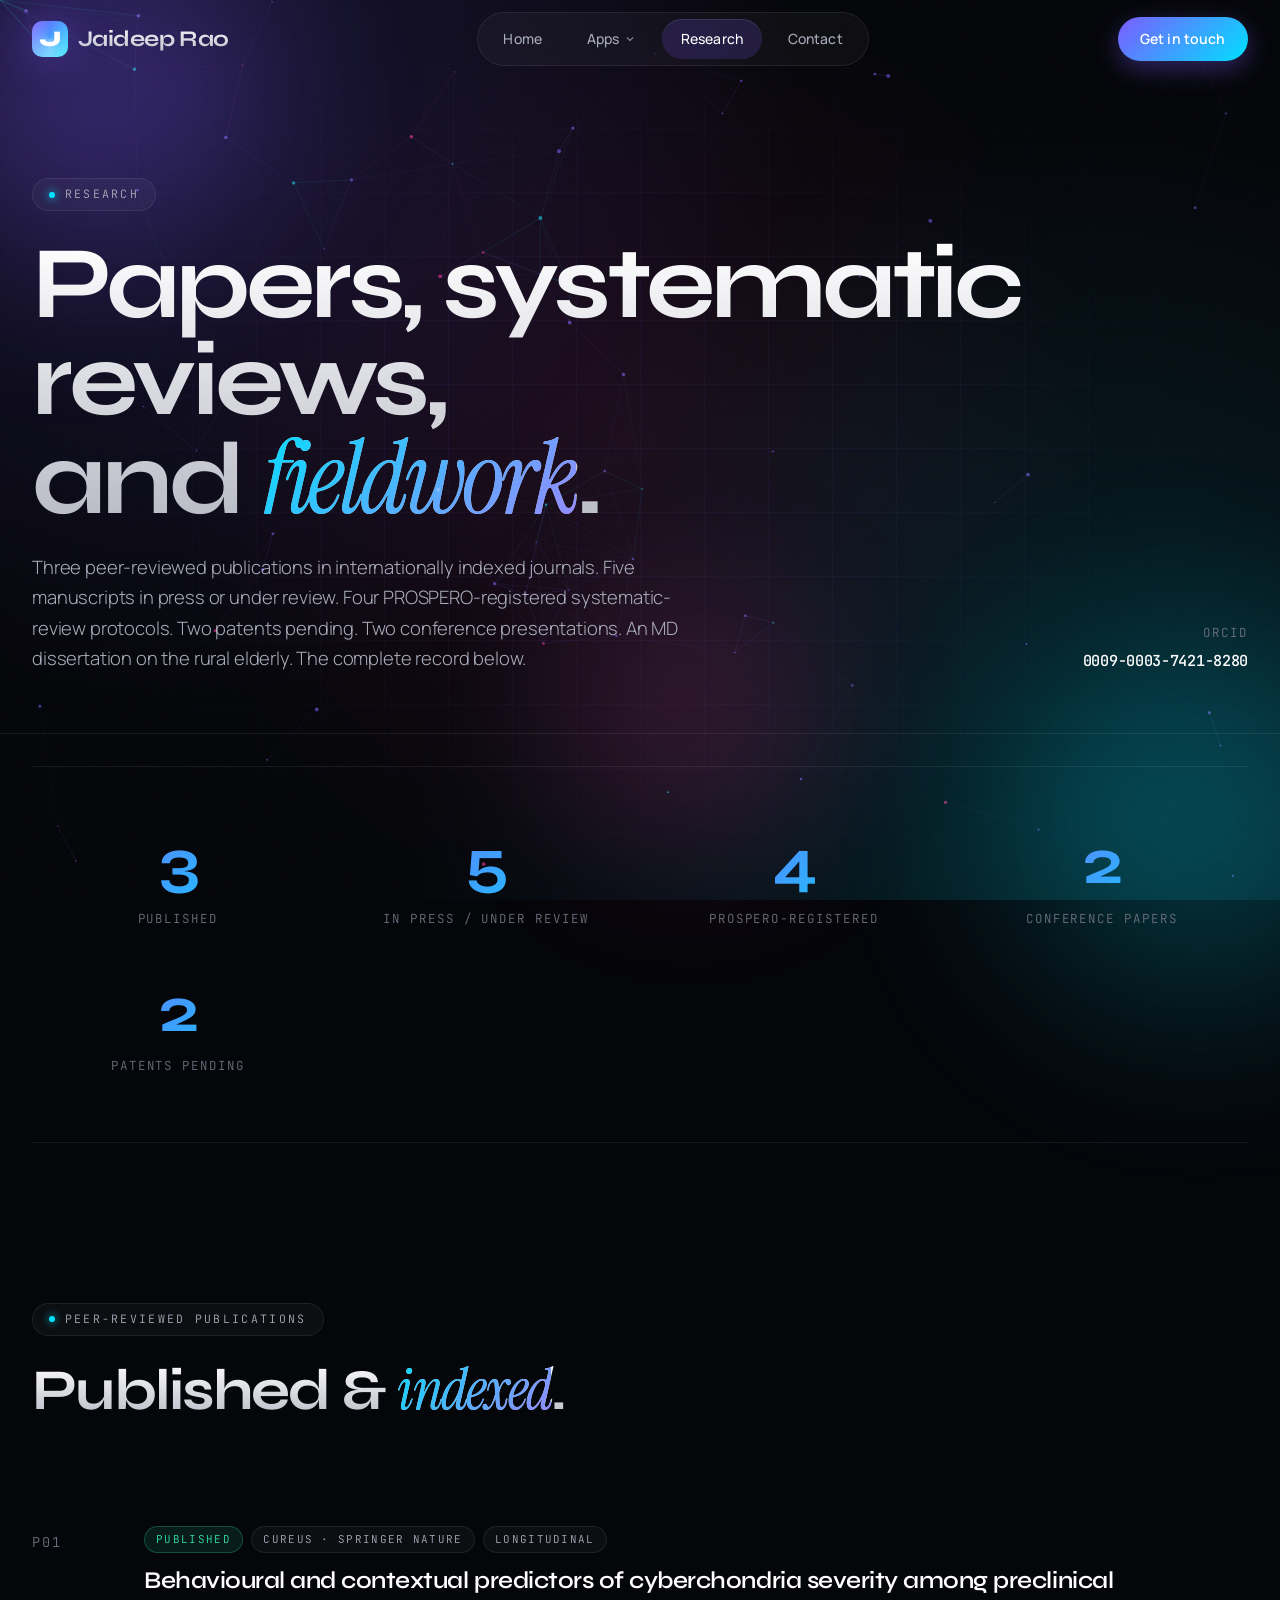
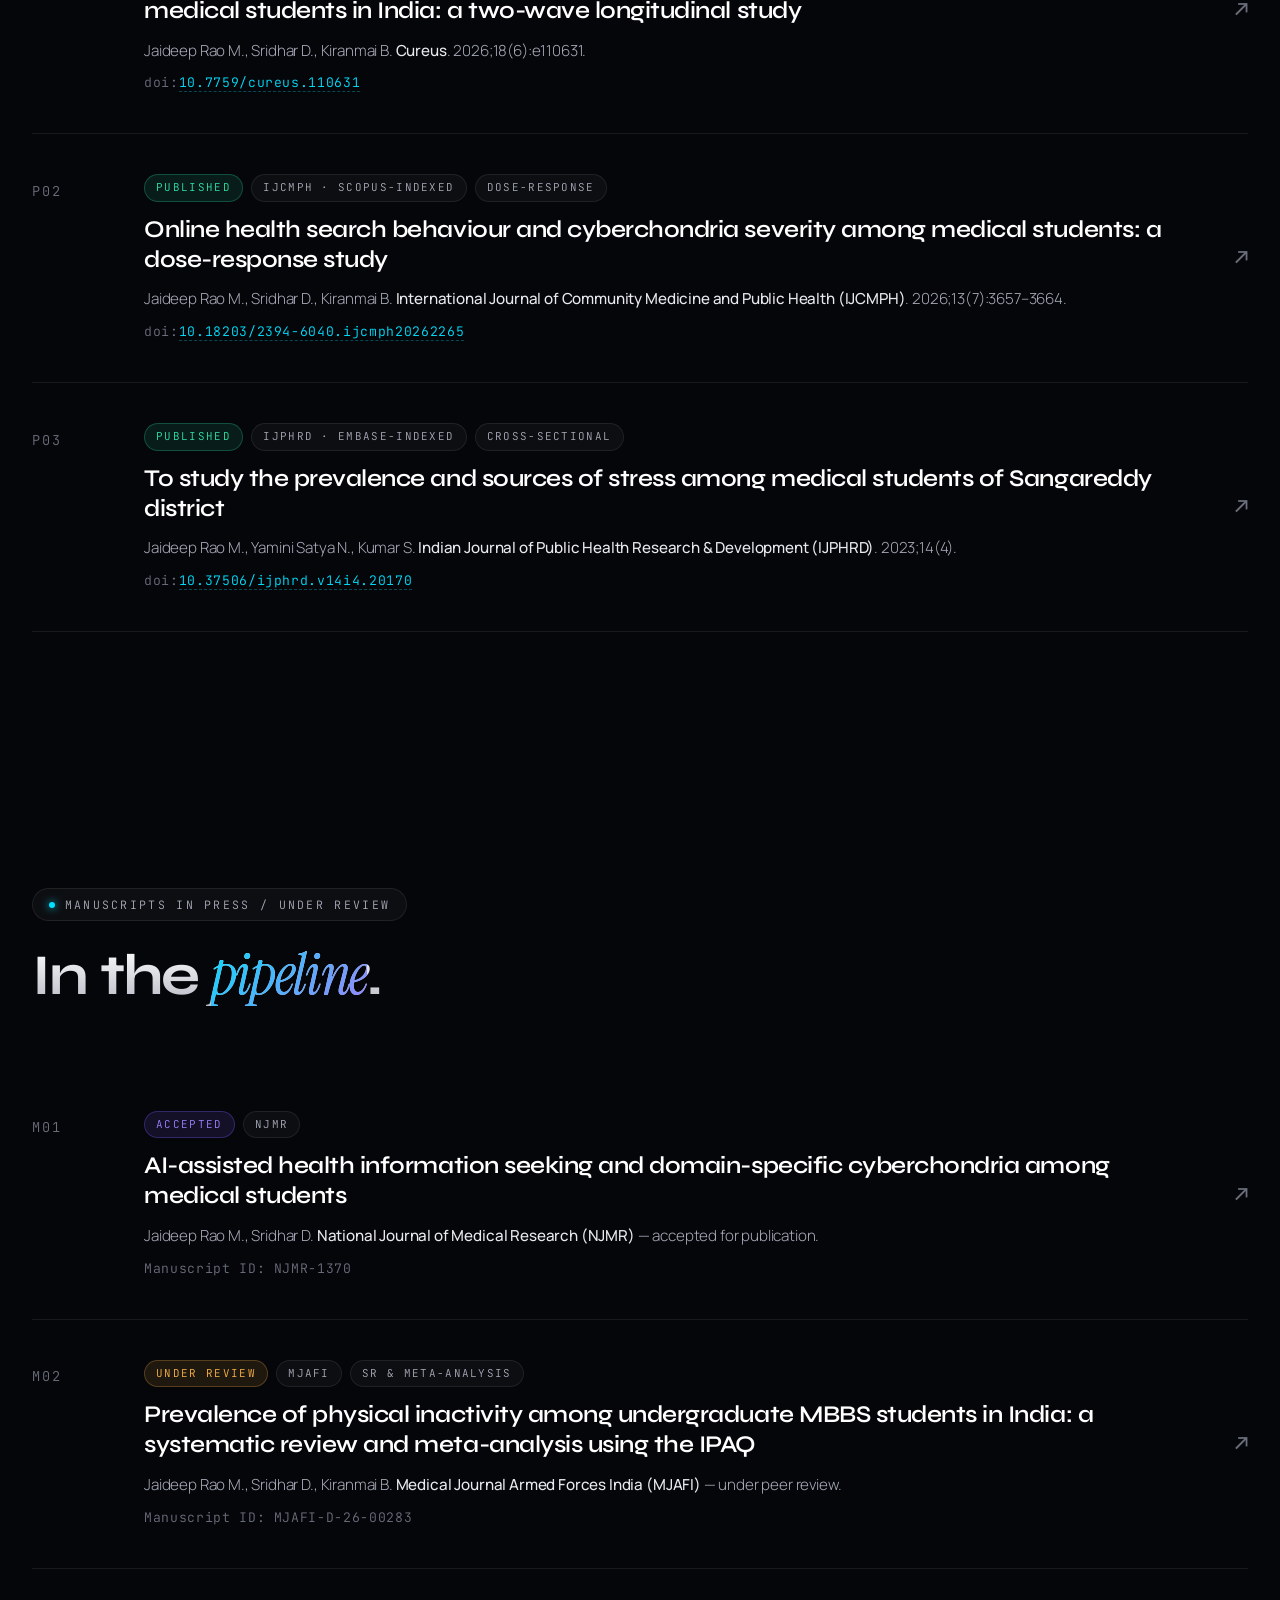
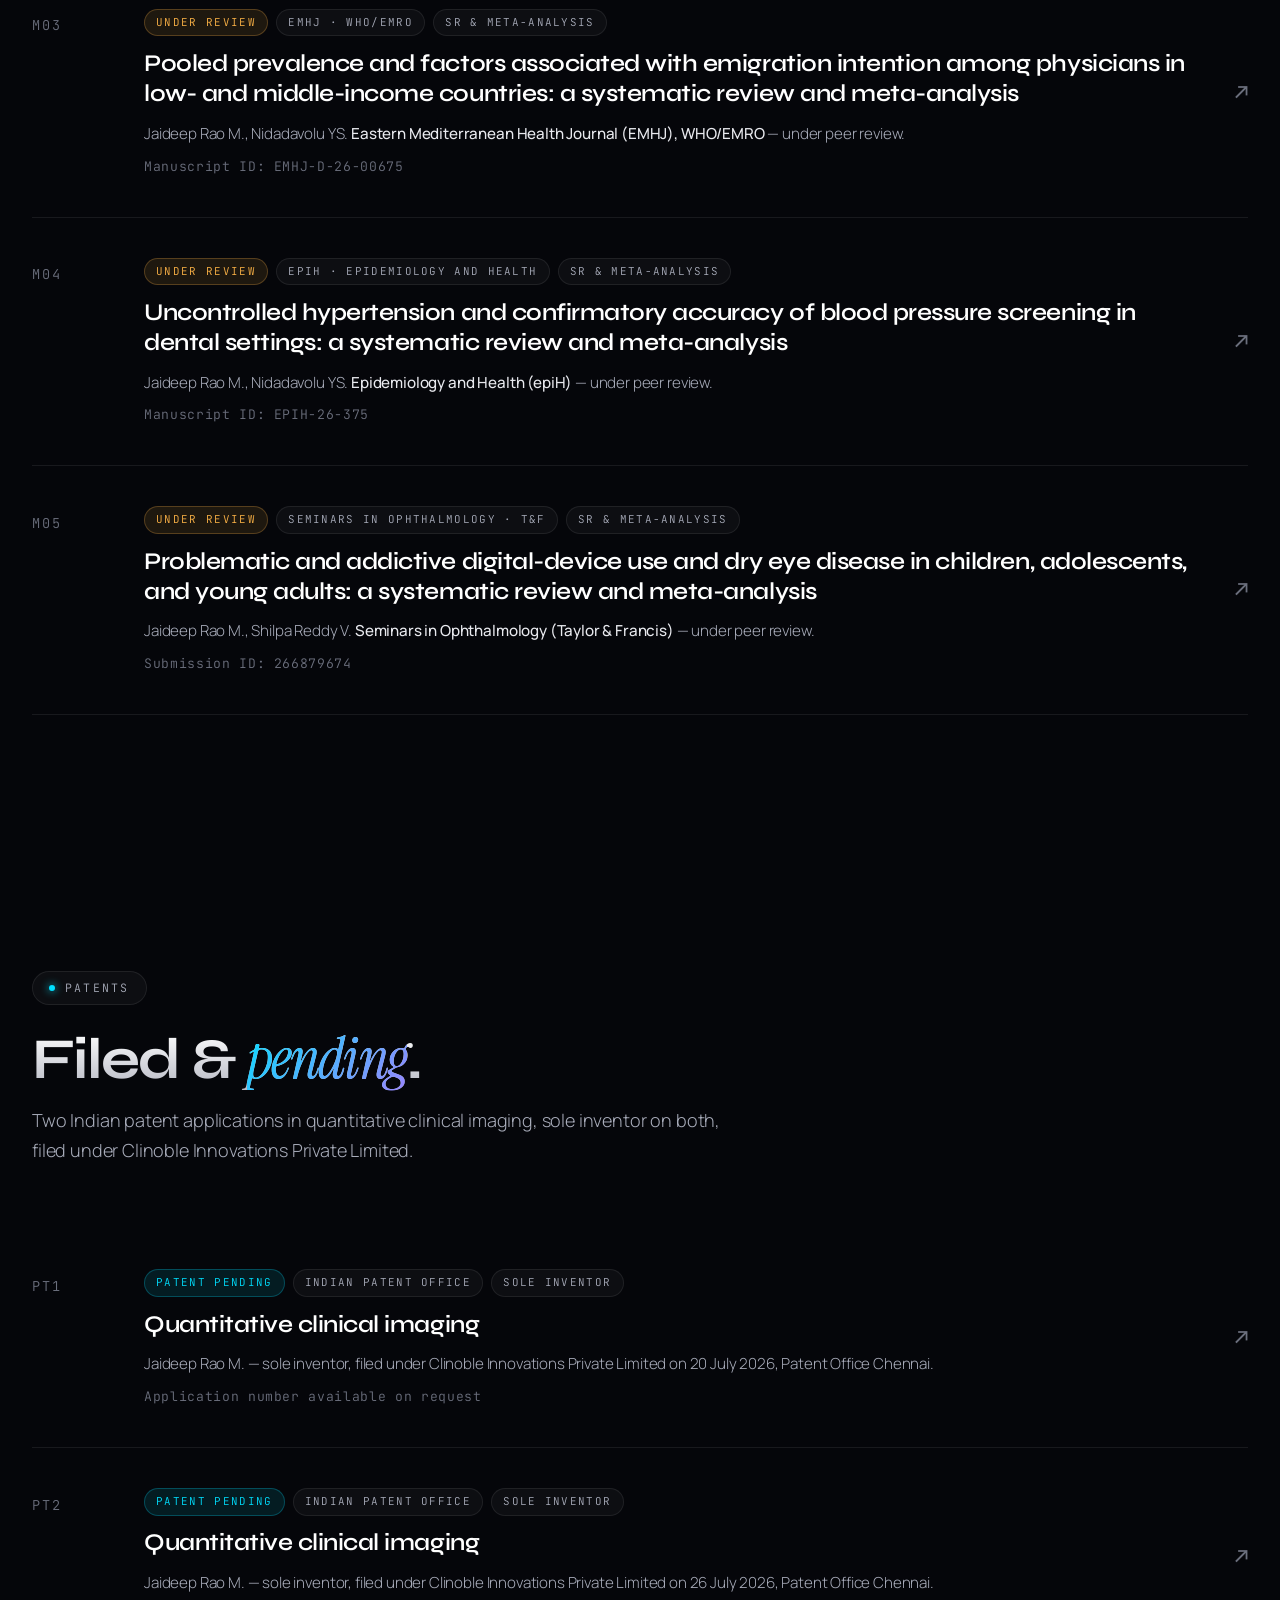
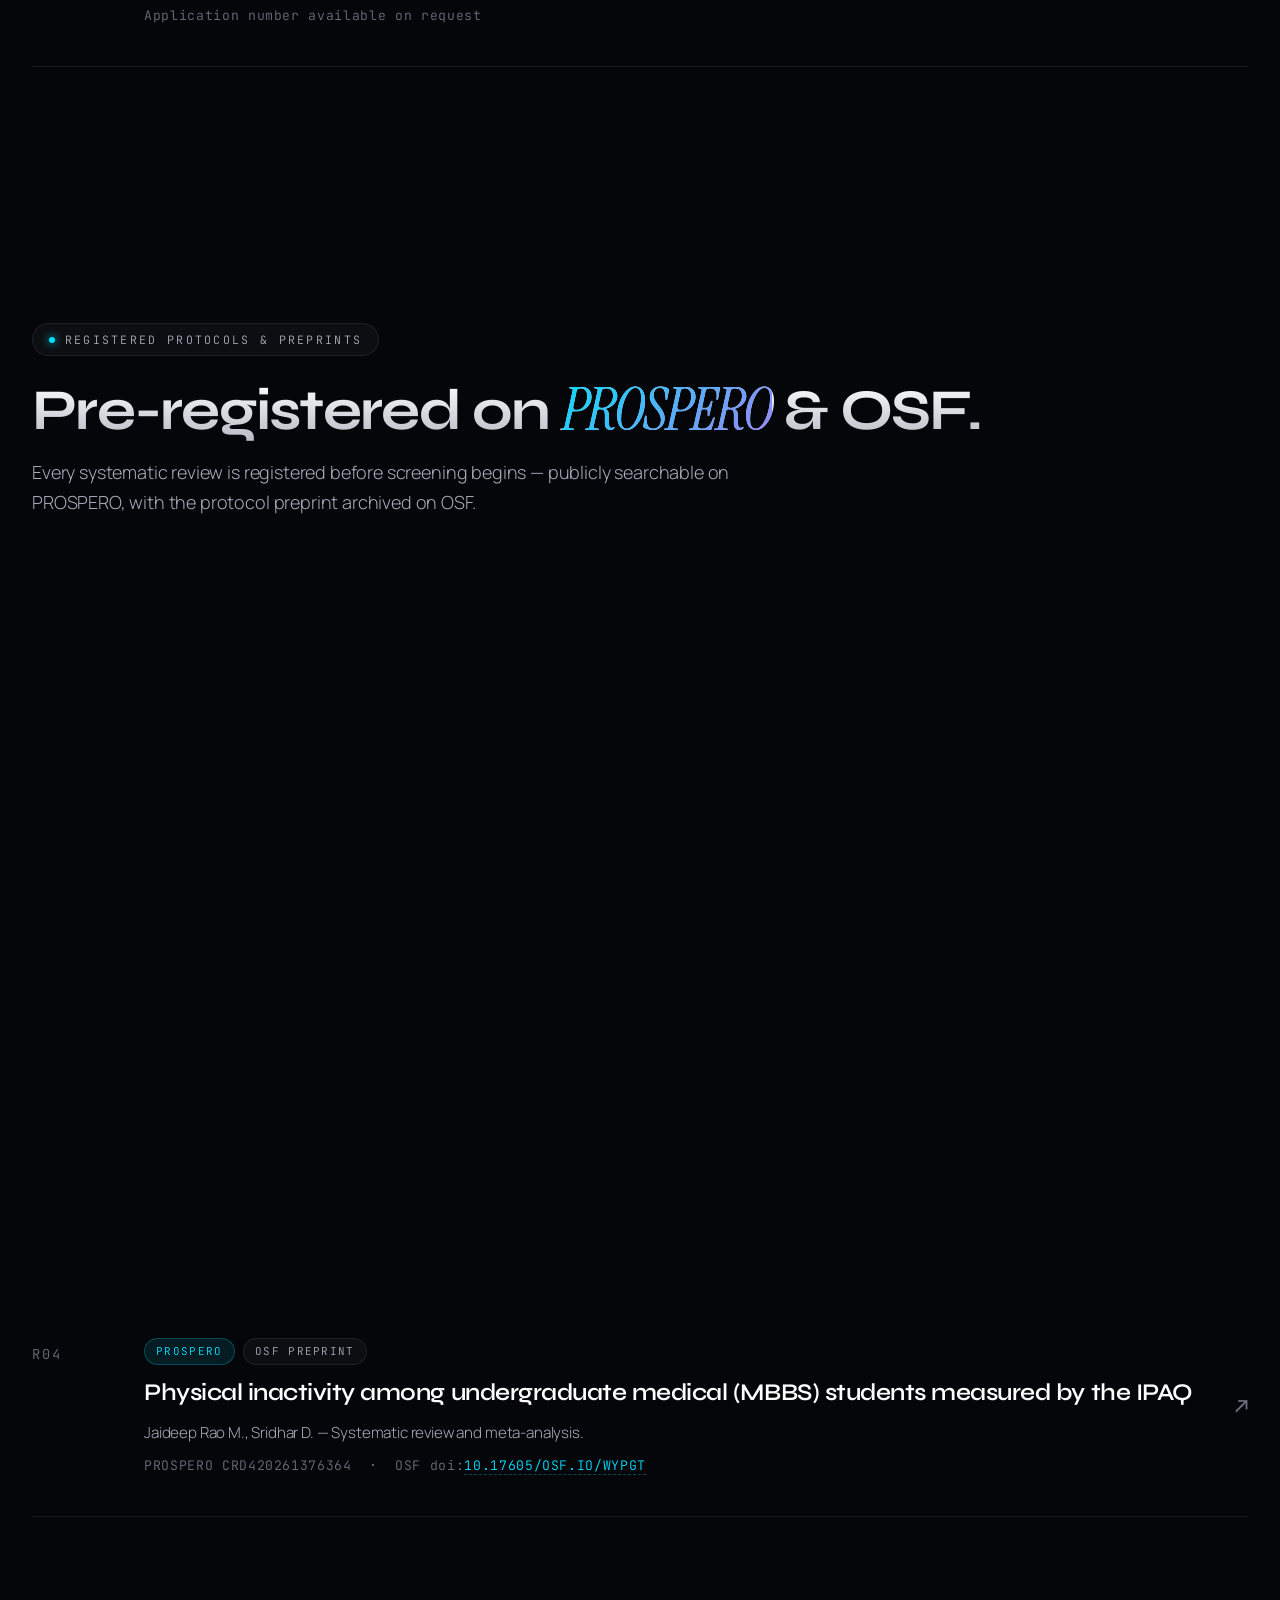
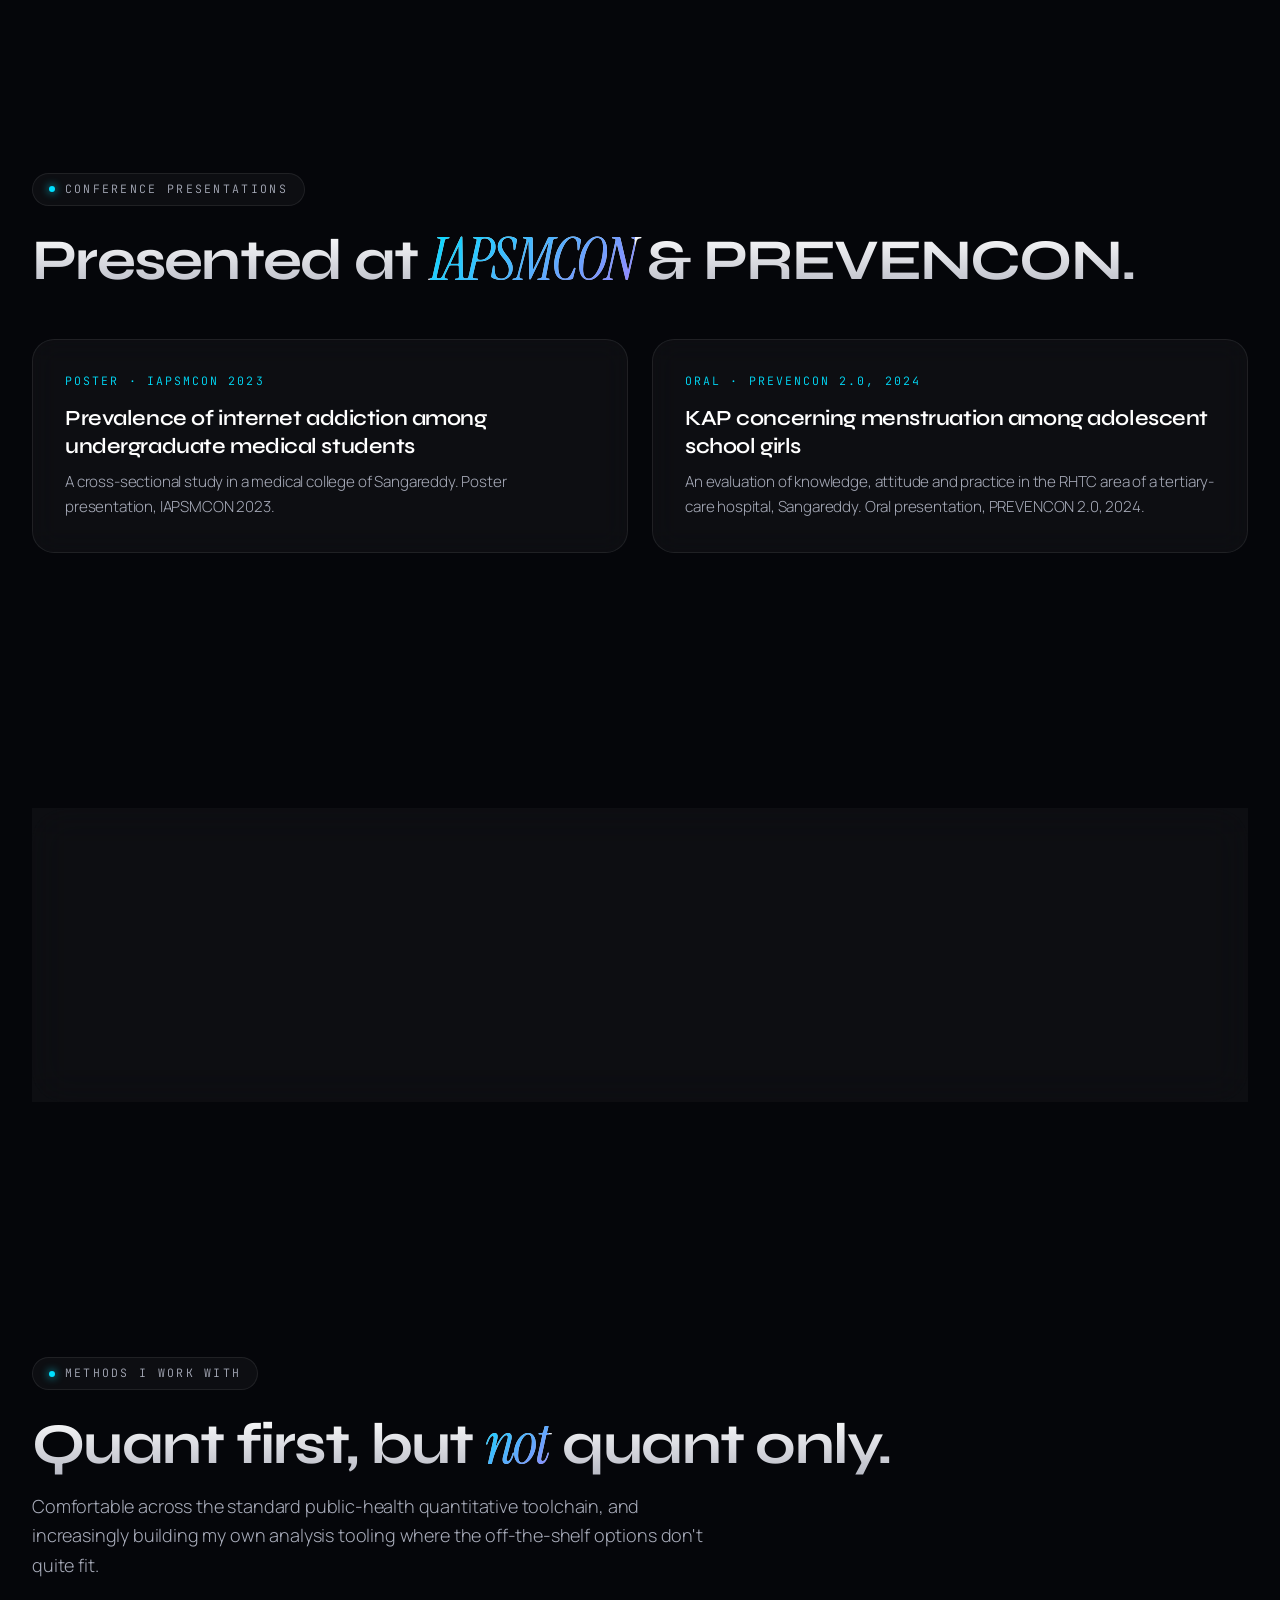
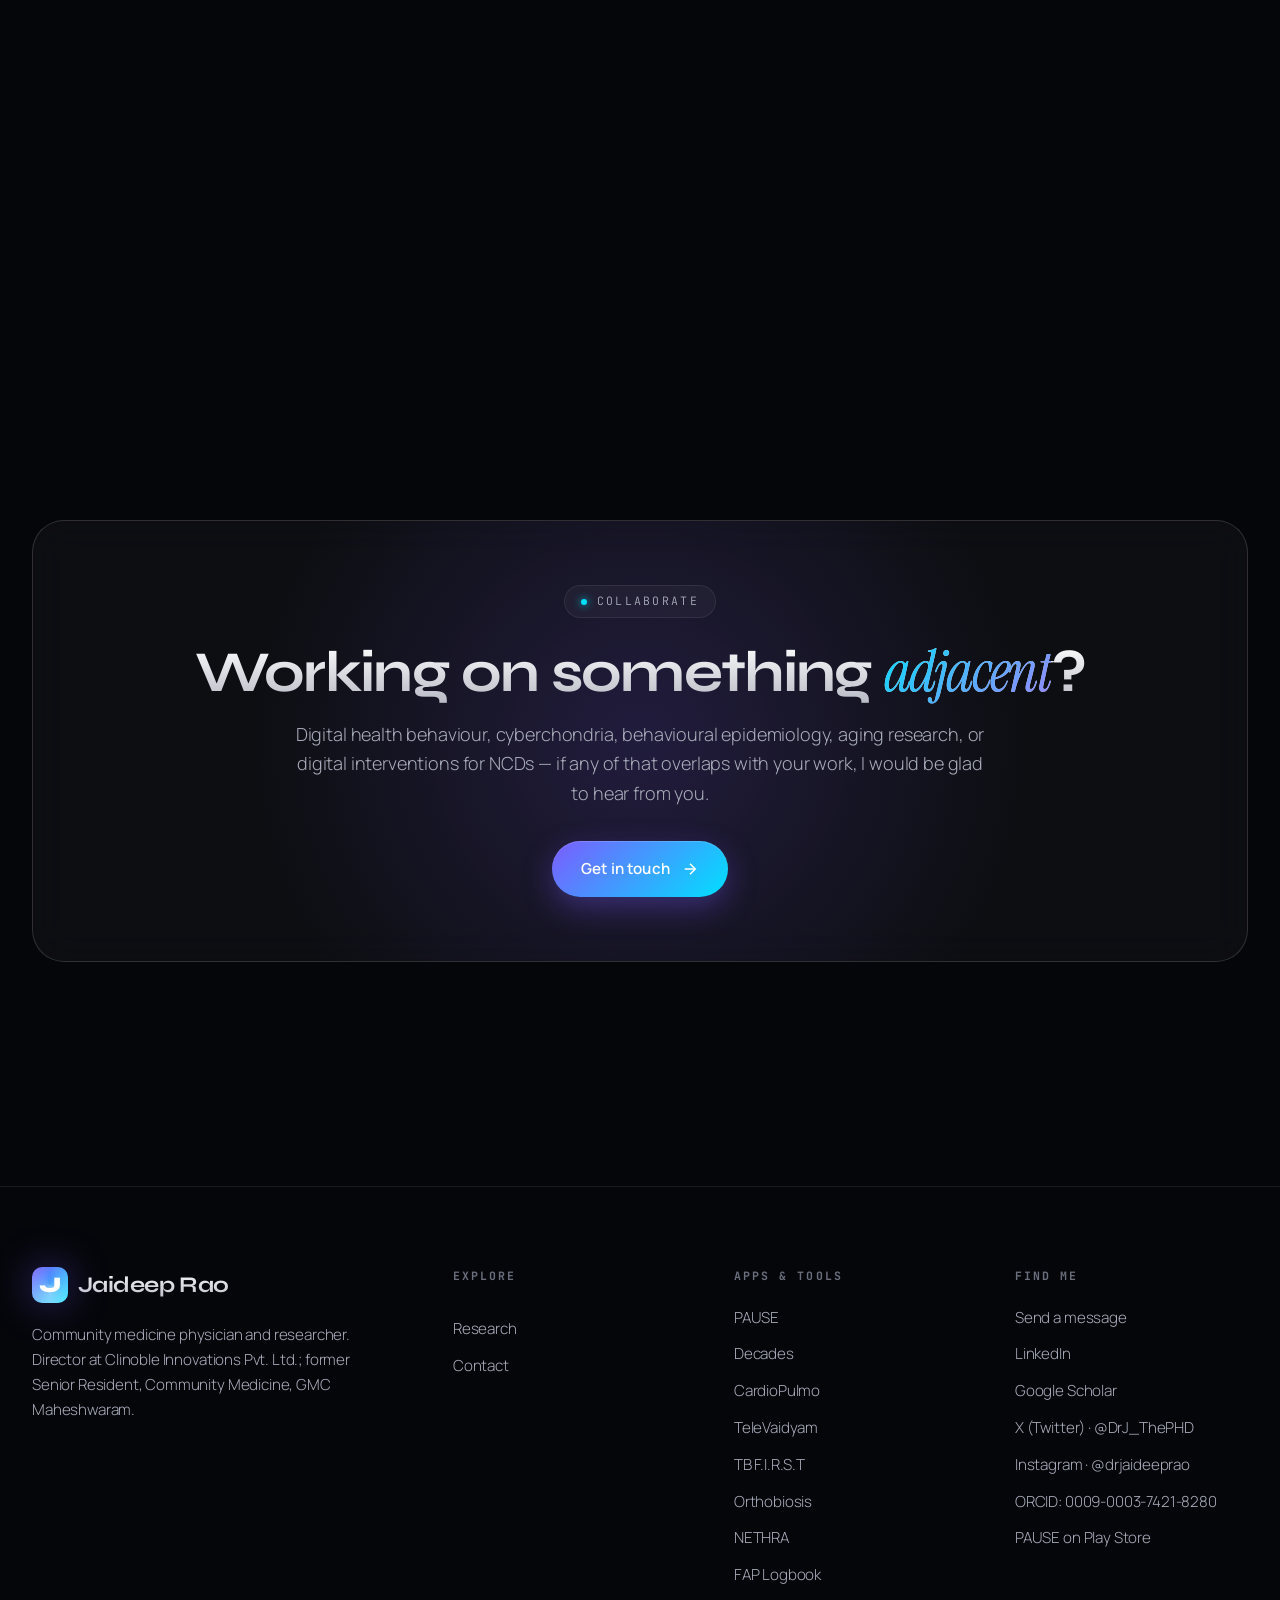
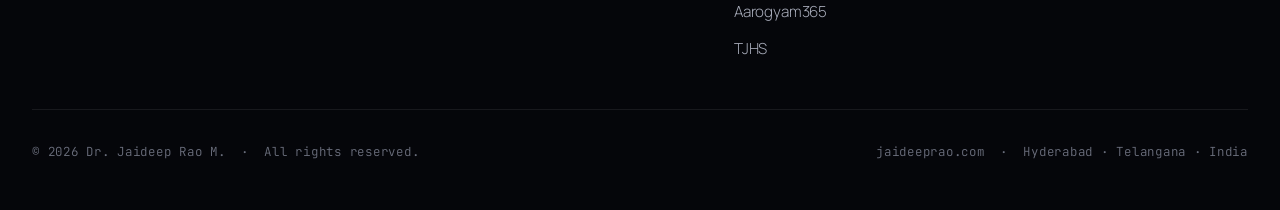
<file: research.html>
<!DOCTYPE html>
<html lang="en">
<head>
<meta charset="UTF-8">
<meta name="viewport" content="width=device-width, initial-scale=1.0">
<title>Research — Dr. Jaideep Rao</title>
<meta name="description" content="Research output by Dr. Jaideep Rao M. — two longitudinal cohort papers under peer review, two PROSPERO-registered systematic reviews, one EMBASE-indexed publication, and MD dissertation.">
<meta name="theme-color" content="#05060a">
<link rel="icon" href="data:image/svg+xml,%3Csvg xmlns='http://www.w3.org/2000/svg' viewBox='0 0 100 100'%3E%3Cdefs%3E%3ClinearGradient id='g' x1='0' x2='1' y1='0' y2='1'%3E%3Cstop offset='0' stop-color='%237c5cff'/%3E%3Cstop offset='1' stop-color='%2300e0ff'/%3E%3C/linearGradient%3E%3C/defs%3E%3Crect width='100' height='100' rx='22' fill='url(%23g)'/%3E%3Ctext x='50' y='68' text-anchor='middle' font-family='Syne, sans-serif' font-weight='800' font-size='62' fill='white'%3EJ%3C/text%3E%3C/svg%3E">
<link rel="stylesheet" href="css/style.css">
</head>
<body>

<div class="bg-canvas"></div>
<div class="bg-grid"></div>
<div class="bg-noise"></div>
<div class="orb orb-1"></div>
<div class="orb orb-2"></div>
<div class="orb orb-3"></div>

<div class="loader">
  <div class="loader-mark"></div>
  <div class="loader-text">Loading interface</div>
</div>

<div class="scroll-progress"></div>

<nav class="nav">
  <div class="nav-inner">
    <a href="index.html" class="nav-logo">
      <span class="nav-logo-mark"><span>J</span></span>
      <span class="nav-logo-text">Jaideep Rao</span>
    </a>
    <div class="nav-links">
      <a href="index.html" class="nav-link">Home</a>
      <div class="nav-dropdown">
        <button type="button" class="nav-link nav-dropdown-trigger" aria-haspopup="true" aria-expanded="false">Apps
          <svg width="12" height="12" viewBox="0 0 24 24" fill="none" stroke="currentColor" stroke-width="2.5"><polyline points="6 9 12 15 18 9"/></svg>
        </button>
        <div class="nav-dropdown-panel">
          <a href="https://cardiopulmo.com" target="_blank" rel="noopener" class="nav-link nav-dd-item">CardioPulmo</a>
          <a href="pause.html" class="nav-link nav-dd-item">PAUSE</a>
          <a href="decades.html" class="nav-link nav-dd-item">Decades</a>
          <a href="televaidyam.html" class="nav-link nav-dd-item">TeleVaidyam</a>
          <a href="https://tbfirst.com" target="_blank" rel="noopener" class="nav-link nav-dd-item">TB F.I.R.S.T</a>
          <a href="orthobiosis.html" class="nav-link nav-dd-item">Orthobiosis</a>
          <a href="https://nethra.clinoble.com" target="_blank" rel="noopener" class="nav-link nav-dd-item">NETHRA</a>
          <a href="https://fap.clinoble.com" target="_blank" rel="noopener" class="nav-link nav-dd-item">FAP Logbook</a>
          <a href="https://aarogyam365.com" target="_blank" rel="noopener" class="nav-link nav-dd-item">Aarogyam365</a>
        </div>
      </div>
      <a href="research.html" class="nav-link">Research</a>
      <a href="contact.html" class="nav-link">Contact</a>
    </div>
    <a href="contact.html" class="nav-cta" data-magnetic><span>Get in touch</span></a>
    <button class="nav-burger" aria-label="Menu"><span></span><span></span><span></span></button>
  </div>
</nav>

<div class="nav-mobile">
  <a href="index.html">Home</a>
  <a href="pause.html">PAUSE</a>
  <a href="decades.html">Decades</a>
  <a href="https://cardiopulmo.com" target="_blank" rel="noopener">CardioPulmo</a>
  <a href="televaidyam.html">TeleVaidyam</a>
  <a href="orthobiosis.html">Orthobiosis</a>
  <a href="research.html">Research</a>
  <a href="contact.html">Contact</a>
</div>

<!-- PAGE HEAD -->
<section class="page-header">
  <div class="container">
    <div class="page-header-inner">
      <div>
        <div class="section-eyebrow reveal">Research</div>
        <h1 class="page-title reveal reveal-delay-1">
          Papers, systematic reviews,<br>and <em>fieldwork</em>.
        </h1>
        <p class="page-lead reveal reveal-delay-2">
          Three peer-reviewed publications in internationally indexed journals. Five manuscripts in press or
          under review. Four PROSPERO-registered systematic-review protocols. Two patents pending. Two conference presentations.
          An MD dissertation on the rural elderly. The complete record below.
        </p>
      </div>
      <div class="page-meta reveal reveal-delay-3">
        ORCID
        <strong style="font-family:var(--font-mono);font-size:0.95rem;font-weight:500;">0009-0003-7421-8280</strong>
      </div>
    </div>
  </div>
</section>

<!-- STATS SUMMARY -->
<section class="section" style="padding-top: 2rem; padding-bottom: 2rem;">
  <div class="container">
    <div class="stats" style="margin-top: 0;">
      <div class="stat reveal">
        <span class="stat-num" data-count="3">0</span>
        <span class="stat-label">Published</span>
      </div>
      <div class="stat reveal reveal-delay-1">
        <span class="stat-num" data-count="5">0</span>
        <span class="stat-label">In press / under review</span>
      </div>
      <div class="stat reveal reveal-delay-2">
        <span class="stat-num" data-count="4">0</span>
        <span class="stat-label">PROSPERO-registered</span>
      </div>
      <div class="stat reveal reveal-delay-3">
        <span class="stat-num" data-count="2">0</span>
        <span class="stat-label">Conference papers</span>
      </div>
      <div class="stat reveal reveal-delay-4">
        <span class="stat-num" data-count="2">0</span>
        <span class="stat-label">Patents pending</span>
      </div>
    </div>
  </div>
</section>

<!-- PEER-REVIEWED PUBLICATIONS -->
<section class="section" id="publications">
  <div class="container">
    <div class="reveal">
      <div class="section-eyebrow">Peer-reviewed publications</div>
      <h2 class="section-title">Published &amp; <em>indexed</em>.</h2>
    </div>
    <div class="research-list">
      <div class="research-item reveal">
        <div class="research-num">P01</div>
        <div class="research-main">
          <div class="research-tags">
            <span class="research-tag research-tag-published">Published</span>
            <span class="research-tag research-tag-type">Cureus · Springer Nature</span>
            <span class="research-tag research-tag-type">Longitudinal</span>
          </div>
          <h3 class="research-title">Behavioural and contextual predictors of cyberchondria severity among preclinical medical students in India: a two-wave longitudinal study</h3>
          <div class="research-meta">Jaideep Rao M., Sridhar D., Kiranmai B. <strong>Cureus</strong>. 2026;18(6):e110631.</div>
          <div class="research-id">doi:<a href="https://doi.org/10.7759/cureus.110631" target="_blank" rel="noopener">10.7759/cureus.110631</a></div>
        </div>
        <div class="research-arrow">↗</div>
      </div>
      <div class="research-item reveal">
        <div class="research-num">P02</div>
        <div class="research-main">
          <div class="research-tags">
            <span class="research-tag research-tag-published">Published</span>
            <span class="research-tag research-tag-type">IJCMPH · Scopus-indexed</span>
            <span class="research-tag research-tag-type">Dose-response</span>
          </div>
          <h3 class="research-title">Online health search behaviour and cyberchondria severity among medical students: a dose-response study</h3>
          <div class="research-meta">Jaideep Rao M., Sridhar D., Kiranmai B. <strong>International Journal of Community Medicine and Public Health (IJCMPH)</strong>. 2026;13(7):3657–3664.</div>
          <div class="research-id">doi:<a href="https://doi.org/10.18203/2394-6040.ijcmph20262265" target="_blank" rel="noopener">10.18203/2394-6040.ijcmph20262265</a></div>
        </div>
        <div class="research-arrow">↗</div>
      </div>
      <div class="research-item reveal">
        <div class="research-num">P03</div>
        <div class="research-main">
          <div class="research-tags">
            <span class="research-tag research-tag-published">Published</span>
            <span class="research-tag research-tag-type">IJPHRD · EMBASE-indexed</span>
            <span class="research-tag research-tag-type">Cross-sectional</span>
          </div>
          <h3 class="research-title">To study the prevalence and sources of stress among medical students of Sangareddy district</h3>
          <div class="research-meta">Jaideep Rao M., Yamini Satya N., Kumar S. <strong>Indian Journal of Public Health Research &amp; Development (IJPHRD)</strong>. 2023;14(4).</div>
          <div class="research-id">doi:<a href="https://doi.org/10.37506/ijphrd.v14i4.20170" target="_blank" rel="noopener">10.37506/ijphrd.v14i4.20170</a></div>
        </div>
        <div class="research-arrow">↗</div>
      </div>
    </div>
  </div>
</section>

<!-- MANUSCRIPTS IN PRESS / UNDER REVIEW -->
<section class="section" id="under-review">
  <div class="container">
    <div class="reveal">
      <div class="section-eyebrow">Manuscripts in press / under review</div>
      <h2 class="section-title">In the <em>pipeline</em>.</h2>
    </div>
    <div class="research-list">
      <div class="research-item reveal">
        <div class="research-num">M01</div>
        <div class="research-main">
          <div class="research-tags"><span class="research-tag research-tag-active">Accepted</span><span class="research-tag research-tag-type">NJMR</span></div>
          <h3 class="research-title">AI-assisted health information seeking and domain-specific cyberchondria among medical students</h3>
          <div class="research-meta">Jaideep Rao M., Sridhar D. <strong>National Journal of Medical Research (NJMR)</strong> — accepted for publication.</div>
          <div class="research-id">Manuscript ID: NJMR-1370</div>
        </div>
        <div class="research-arrow">↗</div>
      </div>
      <div class="research-item reveal">
        <div class="research-num">M02</div>
        <div class="research-main">
          <div class="research-tags"><span class="research-tag research-tag-under-review">Under review</span><span class="research-tag research-tag-type">MJAFI</span><span class="research-tag research-tag-type">SR &amp; Meta-analysis</span></div>
          <h3 class="research-title">Prevalence of physical inactivity among undergraduate MBBS students in India: a systematic review and meta-analysis using the IPAQ</h3>
          <div class="research-meta">Jaideep Rao M., Sridhar D., Kiranmai B. <strong>Medical Journal Armed Forces India (MJAFI)</strong> — under peer review.</div>
          <div class="research-id">Manuscript ID: MJAFI-D-26-00283</div>
        </div>
        <div class="research-arrow">↗</div>
      </div>
      <div class="research-item reveal">
        <div class="research-num">M03</div>
        <div class="research-main">
          <div class="research-tags"><span class="research-tag research-tag-under-review">Under review</span><span class="research-tag research-tag-type">EMHJ · WHO/EMRO</span><span class="research-tag research-tag-type">SR &amp; Meta-analysis</span></div>
          <h3 class="research-title">Pooled prevalence and factors associated with emigration intention among physicians in low- and middle-income countries: a systematic review and meta-analysis</h3>
          <div class="research-meta">Jaideep Rao M., Nidadavolu YS. <strong>Eastern Mediterranean Health Journal (EMHJ), WHO/EMRO</strong> — under peer review.</div>
          <div class="research-id">Manuscript ID: EMHJ-D-26-00675</div>
        </div>
        <div class="research-arrow">↗</div>
      </div>
      <div class="research-item reveal">
        <div class="research-num">M04</div>
        <div class="research-main">
          <div class="research-tags"><span class="research-tag research-tag-under-review">Under review</span><span class="research-tag research-tag-type">epiH · Epidemiology and Health</span><span class="research-tag research-tag-type">SR &amp; Meta-analysis</span></div>
          <h3 class="research-title">Uncontrolled hypertension and confirmatory accuracy of blood pressure screening in dental settings: a systematic review and meta-analysis</h3>
          <div class="research-meta">Jaideep Rao M., Nidadavolu YS. <strong>Epidemiology and Health (epiH)</strong> — under peer review.</div>
          <div class="research-id">Manuscript ID: EPIH-26-375</div>
        </div>
        <div class="research-arrow">↗</div>
      </div>
      <div class="research-item reveal">
        <div class="research-num">M05</div>
        <div class="research-main">
          <div class="research-tags"><span class="research-tag research-tag-under-review">Under review</span><span class="research-tag research-tag-type">Seminars in Ophthalmology · T&amp;F</span><span class="research-tag research-tag-type">SR &amp; Meta-analysis</span></div>
          <h3 class="research-title">Problematic and addictive digital-device use and dry eye disease in children, adolescents, and young adults: a systematic review and meta-analysis</h3>
          <div class="research-meta">Jaideep Rao M., Shilpa Reddy V. <strong>Seminars in Ophthalmology (Taylor &amp; Francis)</strong> — under peer review.</div>
          <div class="research-id">Submission ID: 266879674</div>
        </div>
        <div class="research-arrow">↗</div>
      </div>
    </div>
  </div>
</section>

<!-- PATENTS -->
<section class="section" id="patents">
  <div class="container">
    <div class="reveal">
      <div class="section-eyebrow">Patents</div>
      <h2 class="section-title">Filed &amp; <em>pending</em>.</h2>
      <p class="section-lead">Two Indian patent applications in quantitative clinical imaging, sole inventor on both, filed under Clinoble Innovations Private Limited.</p>
    </div>
    <div class="research-list">
      <div class="research-item reveal">
        <div class="research-num">PT1</div>
        <div class="research-main">
          <div class="research-tags"><span class="research-tag research-tag-registered">Patent pending</span><span class="research-tag research-tag-type">Indian Patent Office</span><span class="research-tag research-tag-type">Sole inventor</span></div>
          <h3 class="research-title">Quantitative clinical imaging</h3>
          <div class="research-meta">Jaideep Rao M. — sole inventor, filed under <a href="https://clinoble.com" target="_blank" rel="noopener">Clinoble Innovations Private Limited</a> on 20 July 2026, Patent Office Chennai.</div>
          <div class="research-id">Application number available on request</div>
        </div>
        <div class="research-arrow">↗</div>
      </div>
      <div class="research-item reveal reveal-delay-1">
        <div class="research-num">PT2</div>
        <div class="research-main">
          <div class="research-tags"><span class="research-tag research-tag-registered">Patent pending</span><span class="research-tag research-tag-type">Indian Patent Office</span><span class="research-tag research-tag-type">Sole inventor</span></div>
          <h3 class="research-title">Quantitative clinical imaging</h3>
          <div class="research-meta">Jaideep Rao M. — sole inventor, filed under <a href="https://clinoble.com" target="_blank" rel="noopener">Clinoble Innovations Private Limited</a> on 26 July 2026, Patent Office Chennai.</div>
          <div class="research-id">Application number available on request</div>
        </div>
        <div class="research-arrow">↗</div>
      </div>
    </div>
  </div>
</section>

<!-- REGISTERED PROTOCOLS -->
<section class="section" id="protocols">
  <div class="container">
    <div class="reveal">
      <div class="section-eyebrow">Registered protocols &amp; preprints</div>
      <h2 class="section-title">Pre-registered on <em>PROSPERO</em> &amp; OSF.</h2>
      <p class="section-lead">Every systematic review is registered before screening begins — publicly searchable on PROSPERO, with the protocol preprint archived on OSF.</p>
    </div>
    <div class="research-list">
      <div class="research-item reveal">
        <div class="research-num">R01</div>
        <div class="research-main">
          <div class="research-tags"><span class="research-tag research-tag-registered">PROSPERO</span><span class="research-tag research-tag-type">OSF preprint</span></div>
          <h3 class="research-title">Emigration intention among physicians in low- and middle-income countries</h3>
          <div class="research-meta">Jaideep Rao M., Nidadavolu YS. — Pooled prevalence &amp; associated factors; systematic review and meta-analysis.</div>
          <div class="research-id">PROSPERO CRD420261402590 &nbsp;·&nbsp; OSF doi:<a href="https://doi.org/10.17605/OSF.IO/VDUF5" target="_blank" rel="noopener">10.17605/OSF.IO/VDUF5</a></div>
        </div>
        <div class="research-arrow">↗</div>
      </div>
      <div class="research-item reveal">
        <div class="research-num">R02</div>
        <div class="research-main">
          <div class="research-tags"><span class="research-tag research-tag-registered">PROSPERO</span><span class="research-tag research-tag-type">OSF preprint</span></div>
          <h3 class="research-title">Uncontrolled hypertension &amp; confirmatory accuracy of blood pressure screening in dental settings</h3>
          <div class="research-meta">Jaideep Rao M., Nidadavolu YS. — Systematic review and meta-analysis.</div>
          <div class="research-id">PROSPERO CRD420261405844 &nbsp;·&nbsp; OSF doi:<a href="https://doi.org/10.17605/OSF.IO/XYBZV" target="_blank" rel="noopener">10.17605/OSF.IO/XYBZV</a></div>
        </div>
        <div class="research-arrow">↗</div>
      </div>
      <div class="research-item reveal">
        <div class="research-num">R03</div>
        <div class="research-main">
          <div class="research-tags"><span class="research-tag research-tag-registered">PROSPERO</span><span class="research-tag research-tag-type">OSF preprint</span></div>
          <h3 class="research-title">Problematic &amp; addictive digital-device use and dry eye disease in children, adolescents, and young adults</h3>
          <div class="research-meta">Jaideep Rao M., Shilpa Reddy V. — Systematic review and meta-analysis.</div>
          <div class="research-id">PROSPERO CRD420261411566 &nbsp;·&nbsp; OSF doi:<a href="https://doi.org/10.17605/OSF.IO/92MVP" target="_blank" rel="noopener">10.17605/OSF.IO/92MVP</a></div>
        </div>
        <div class="research-arrow">↗</div>
      </div>
      <div class="research-item reveal">
        <div class="research-num">R04</div>
        <div class="research-main">
          <div class="research-tags"><span class="research-tag research-tag-registered">PROSPERO</span><span class="research-tag research-tag-type">OSF preprint</span></div>
          <h3 class="research-title">Physical inactivity among undergraduate medical (MBBS) students measured by the IPAQ</h3>
          <div class="research-meta">Jaideep Rao M., Sridhar D. — Systematic review and meta-analysis.</div>
          <div class="research-id">PROSPERO CRD420261376364 &nbsp;·&nbsp; OSF doi:<a href="https://doi.org/10.17605/OSF.IO/WYPGT" target="_blank" rel="noopener">10.17605/OSF.IO/WYPGT</a></div>
        </div>
        <div class="research-arrow">↗</div>
      </div>
    </div>
  </div>
</section>

<!-- CONFERENCE PRESENTATIONS -->
<section class="section" id="conferences">
  <div class="container">
    <div class="reveal">
      <div class="section-eyebrow">Conference presentations</div>
      <h2 class="section-title">Presented at <em>IAPSMCON</em> &amp; PREVENCON.</h2>
    </div>
    <div class="two-col">
      <div class="info-card reveal">
        <div class="info-card-kicker">Poster · IAPSMCON 2023</div>
        <h3>Prevalence of internet addiction among undergraduate medical students</h3>
        <p>A cross-sectional study in a medical college of Sangareddy. Poster presentation, IAPSMCON 2023.</p>
      </div>
      <div class="info-card reveal reveal-delay-1">
        <div class="info-card-kicker">Oral · PREVENCON 2.0, 2024</div>
        <h3>KAP concerning menstruation among adolescent school girls</h3>
        <p>An evaluation of knowledge, attitude and practice in the RHTC area of a tertiary-care hospital, Sangareddy. Oral presentation, PREVENCON 2.0, 2024.</p>
      </div>
    </div>
  </div>
</section>

<!-- DISSERTATION -->
<section class="section" id="dissertation">
  <div class="container">
    <div class="reveal" style="padding: 3rem; background: var(--glass-bg); border: 1px solid var(--glass-border); border-radius: var(--r-xl); backdrop-filter: blur(20px);">
      <div class="section-eyebrow">MD dissertation</div>
      <h2 style="font-family:var(--font-display);font-size:clamp(1.6rem,3vw,2.2rem);font-weight:700;letter-spacing:-0.02em;color:var(--text-0);margin-bottom:1rem;line-height:1.2;">Nutritional status of the rural elderly, Sangareddy district</h2>
      <p style="color:var(--text-2);font-size:0.97rem;line-height:1.7;max-width:760px;">
        A cross-sectional study assessing the nutritional status of the elderly in a rural setting of Sangareddy
        district, Telangana — a 24-month field study completed as part of the MD in Community Medicine, anchoring
        an ongoing interest in population-level epidemiology and ageing research.
      </p>
    </div>
  </div>
</section>


<!-- METHODS / TOOLING -->
<section class="section">
  <div class="container">
    <div class="reveal">
      <div class="section-eyebrow">Methods I work with</div>
      <h2 class="section-title">Quant first, but <em>not</em> quant only.</h2>
      <p class="section-lead">
        Comfortable across the standard public-health quantitative toolchain, and increasingly building
        my own analysis tooling where the off-the-shelf options don't quite fit.
      </p>
    </div>

    <div class="three-col">
      <div class="info-card reveal">
        <div class="info-card-kicker">Stats &amp; modelling</div>
        <h3>SPSS · STATA · R</h3>
        <p>Cross-sectional analysis, regression modelling, longitudinal/mixed methods, meta-analysis in R
        (metafor, meta packages), proportion meta-analysis with random-effects modelling.</p>
      </div>
      <div class="info-card reveal reveal-delay-1">
        <div class="info-card-kicker">Synthesis</div>
        <h3>PRISMA · GRADE · RoB</h3>
        <p>PRISMA 2020-compliant reporting, dual-reviewer screening with kappa, Newcastle-Ottawa / JBI /
        ROBINS-I risk-of-bias frameworks, GRADE for certainty-of-evidence.</p>
      </div>
      <div class="info-card reveal reveal-delay-2">
        <div class="info-card-kicker">Tooling</div>
        <h3>Python · JavaScript</h3>
        <p>Data cleaning pipelines, automated screening helpers, and the two live Play Store apps that
        deploy the research-grade screening instruments to actual users in the wild.</p>
      </div>
    </div>
  </div>
</section>

<!-- CTA -->
<section class="section">
  <div class="container">
    <div class="reveal" style="padding: 4rem 3rem; background: var(--glass-bg); border: 1px solid var(--glass-border-strong); border-radius: var(--r-xl); text-align: center; backdrop-filter: blur(20px); position: relative; overflow: hidden;">
      <div style="position:absolute;inset:0;background:radial-gradient(circle at center, rgba(124,92,255,0.18), transparent 60%);pointer-events:none;"></div>
      <div style="position:relative;z-index:1;">
        <div class="section-eyebrow">Collaborate</div>
        <h2 class="section-title" style="margin-bottom: 1rem;">Working on something <em>adjacent</em>?</h2>
        <p class="section-lead" style="margin: 0 auto 2rem;">
          Digital health behaviour, cyberchondria, behavioural epidemiology, aging research, or digital
          interventions for NCDs — if any of that overlaps with your work, I would be glad to hear from you.
        </p>
        <a href="contact.html" class="btn btn-primary" data-magnetic>
          <span>Get in touch</span>
          <svg width="18" height="18" viewBox="0 0 24 24" fill="none" stroke="currentColor" stroke-width="2"><line x1="5" y1="12" x2="19" y2="12"/><polyline points="12 5 19 12 12 19"/></svg>
        </a>
      </div>
    </div>
  </div>
</section>

<!-- FOOTER -->
<footer class="footer">
  <div class="container">
    <div class="footer-grid">
      <div class="footer-brand">
        <a href="index.html" class="nav-logo">
          <span class="nav-logo-mark"><span>J</span></span>
          <span class="nav-logo-text">Jaideep Rao</span>
        </a>
        <p class="footer-tag">
          Community medicine physician and researcher.
          Director at Clinoble Innovations Pvt. Ltd.; former Senior Resident, Community Medicine, GMC Maheshwaram.
        </p>
      </div>
      <div class="footer-col">
        <h4>Explore</h4>
        <ul>
          <li></li>
          <li><a href="research.html">Research</a></li>
          <li><a href="contact.html">Contact</a></li>
        </ul>
      </div>
      <div class="footer-col">
        <h4>Apps &amp; tools</h4>
        <ul>
                    <li><a href="pause.html">PAUSE</a></li>
          <li><a href="decades.html">Decades</a></li>
          <li><a href="https://cardiopulmo.com" target="_blank" rel="noopener">CardioPulmo</a></li>
          <li><a href="televaidyam.html">TeleVaidyam</a></li>
          <li><a href="https://tbfirst.com" target="_blank" rel="noopener">TB F.I.R.S.T</a></li>
          <li><a href="orthobiosis.html">Orthobiosis</a></li>
          <li><a href="https://nethra.clinoble.com" target="_blank" rel="noopener">NETHRA</a></li>
          <li><a href="https://fap.clinoble.com" target="_blank" rel="noopener">FAP Logbook</a></li>
          <li><a href="https://aarogyam365.com" target="_blank" rel="noopener">Aarogyam365</a></li>
          <li><a href="https://tjhs.in" target="_blank" rel="noopener">TJHS</a></li>
        </ul>
      </div>
      <div class="footer-col">
        <h4>Find me</h4>
        <ul>
          <li><a href="contact.html">Send a message</a></li>
          <li><a href="https://linkedin.com/in/jaideepraom/" target="_blank" rel="noopener">LinkedIn</a></li>
          <li><a href="https://scholar.google.com/citations?user=urg3Sa0AAAAJ&hl=en" target="_blank" rel="noopener">Google Scholar</a></li>
          <li><a href="https://twitter.com/DrJ_ThePHD" target="_blank" rel="noopener">X (Twitter) · @DrJ_ThePHD</a></li>
          <li><a href="https://www.instagram.com/drjaideeprao" target="_blank" rel="noopener">Instagram · @drjaideeprao</a></li>
          <li><a href="https://orcid.org/0009-0003-7421-8280" target="_blank" rel="noopener">ORCID: 0009-0003-7421-8280</a></li>
          <li><a href="https://play.google.com/store/apps/details?id=io.github.jaideeprao22.twa" target="_blank" rel="noopener">PAUSE on Play Store</a></li>
        </ul>
      </div>
    </div>
    <div class="footer-bottom">
      <div>© <span data-year>2026</span> Dr. Jaideep Rao M. &nbsp;·&nbsp; All rights reserved.</div>
      <div>jaideeprao.com &nbsp;·&nbsp; Hyderabad · Telangana · India</div>
    </div>
  </div>
</footer>

<script src="js/main.js"></script>
</body>
</html>
</file>
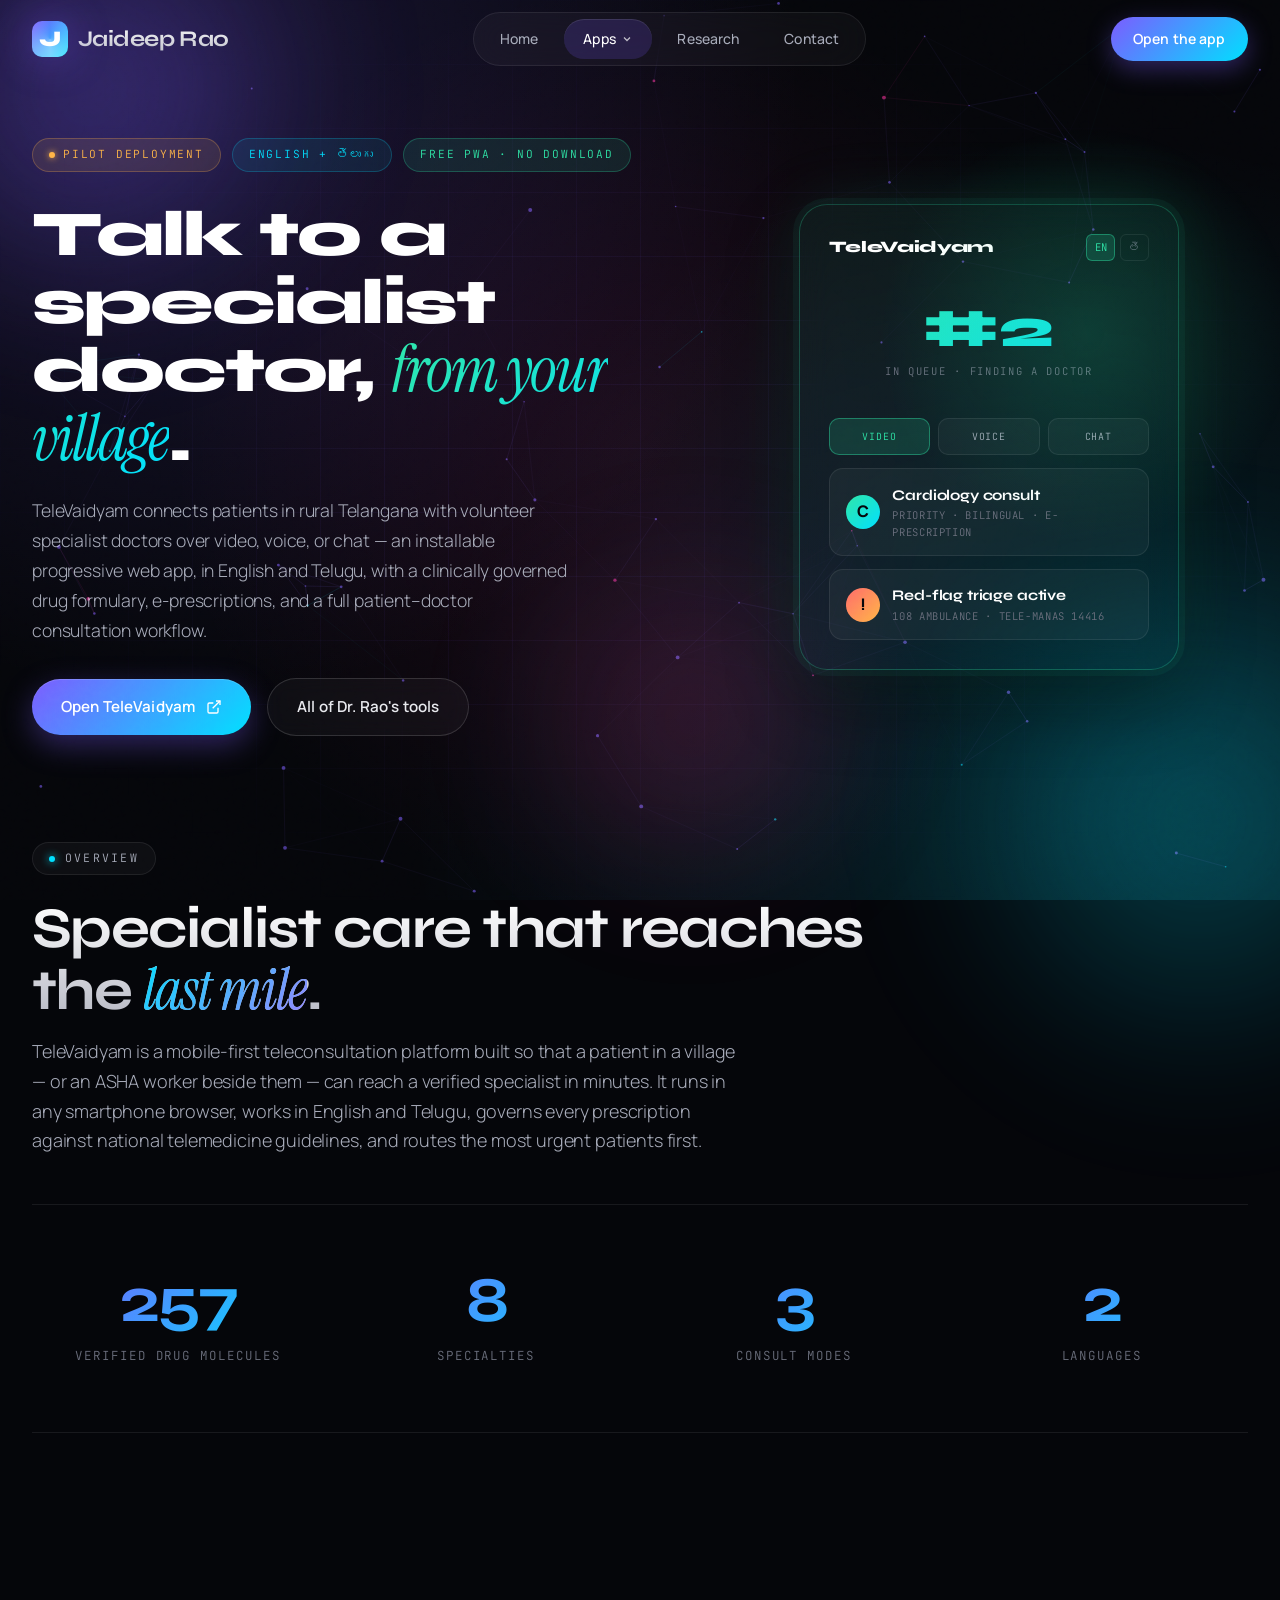
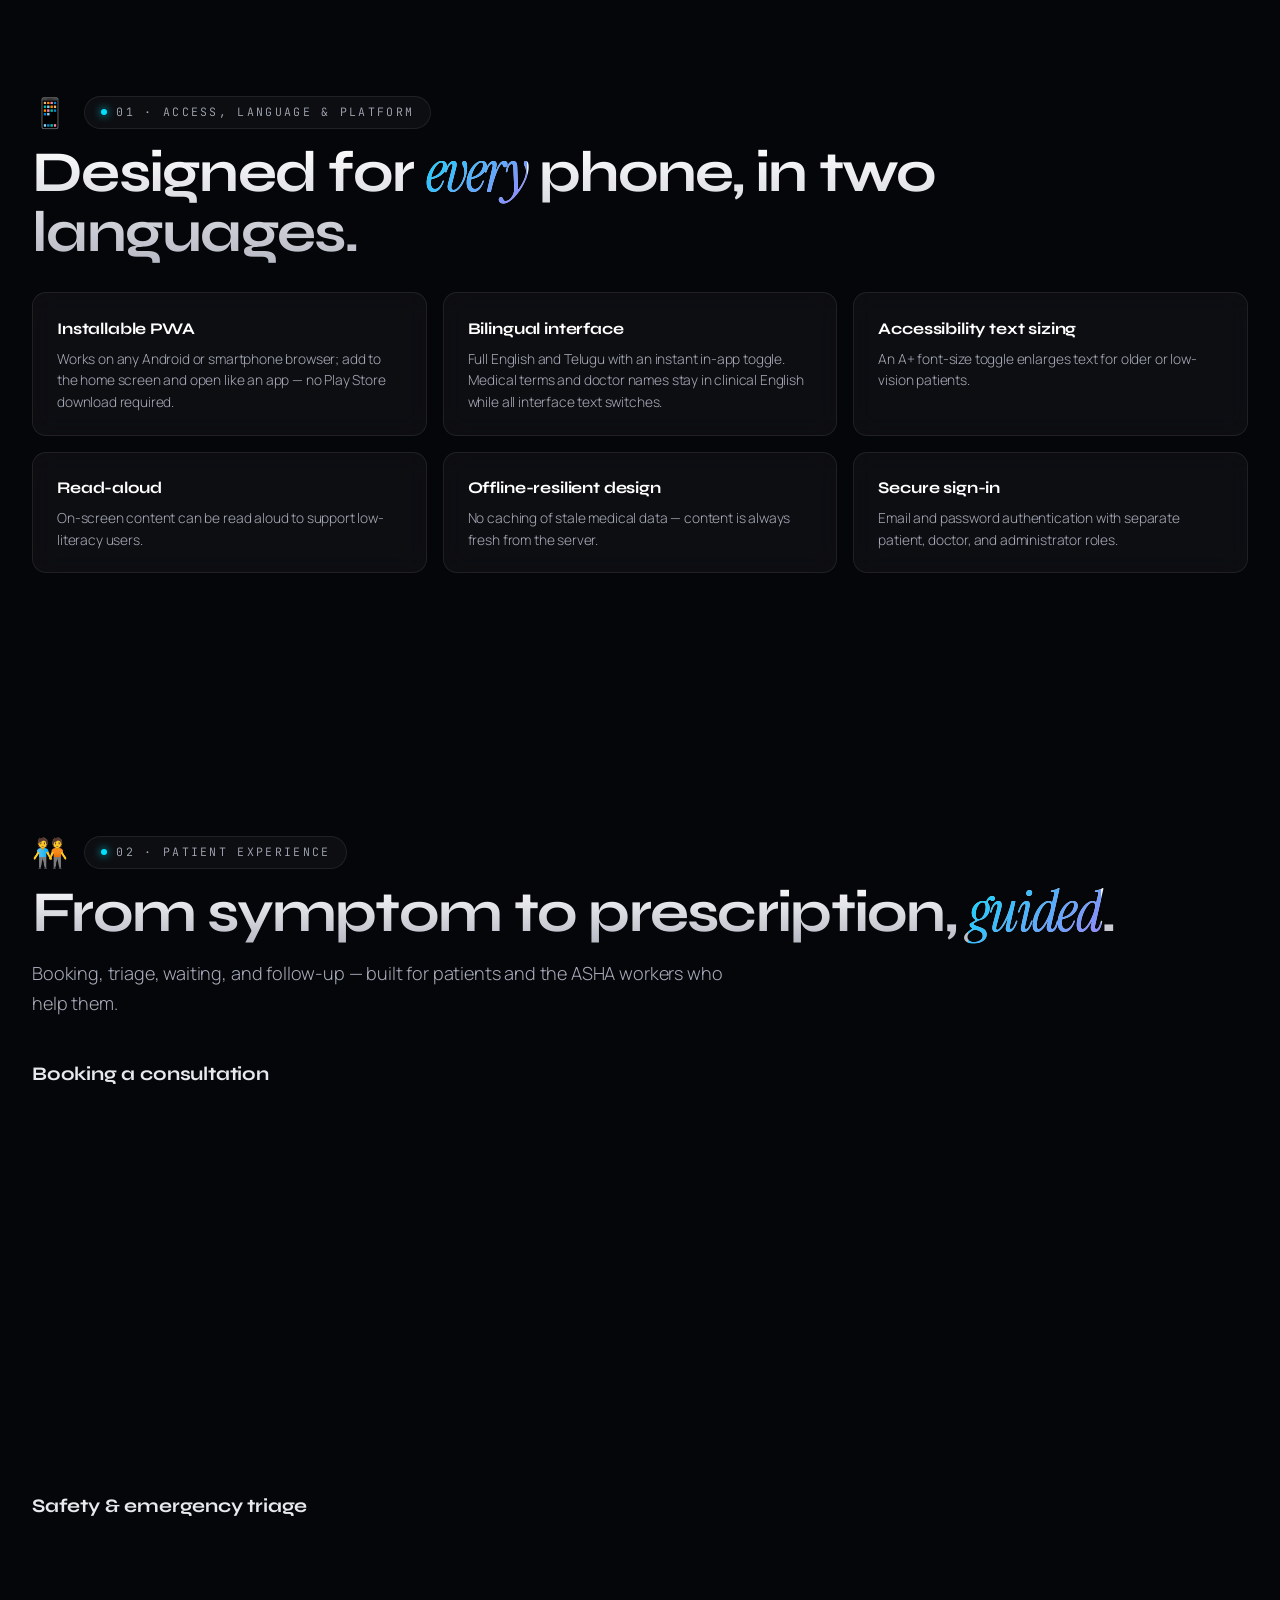
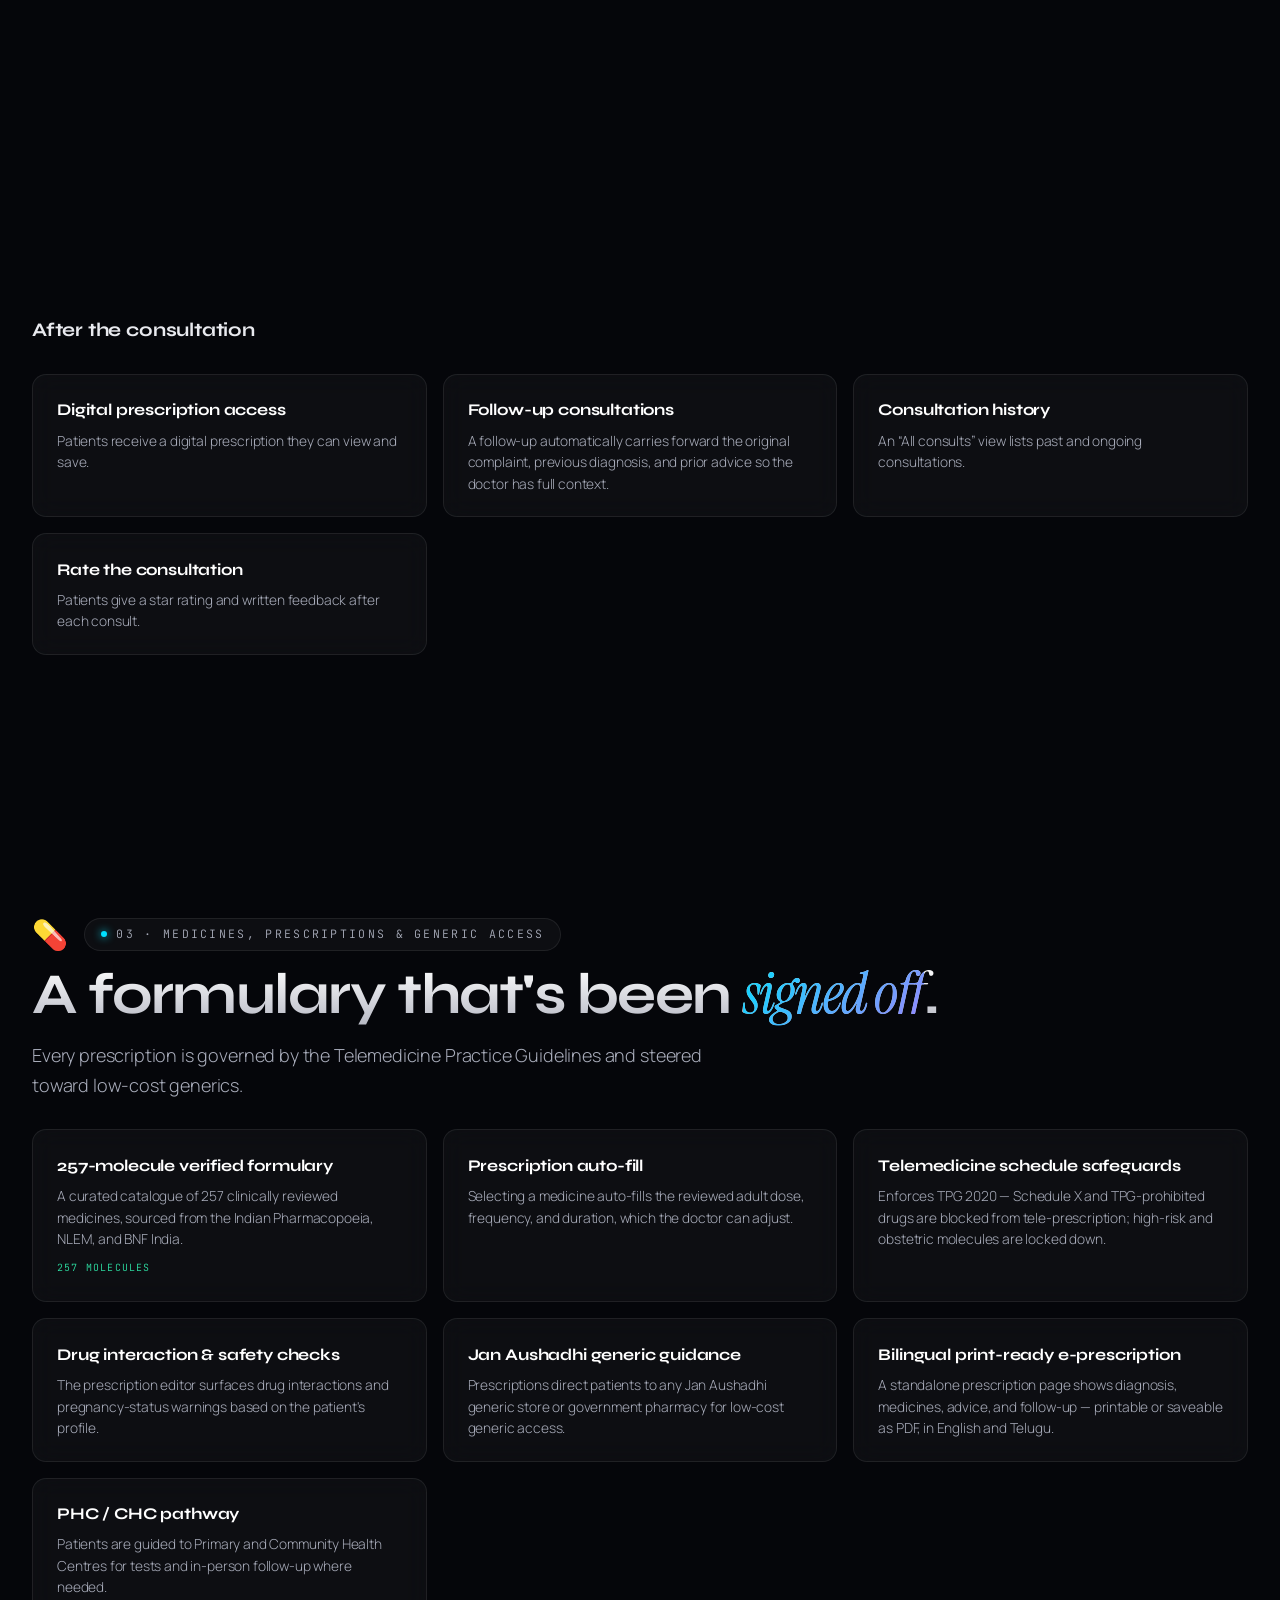
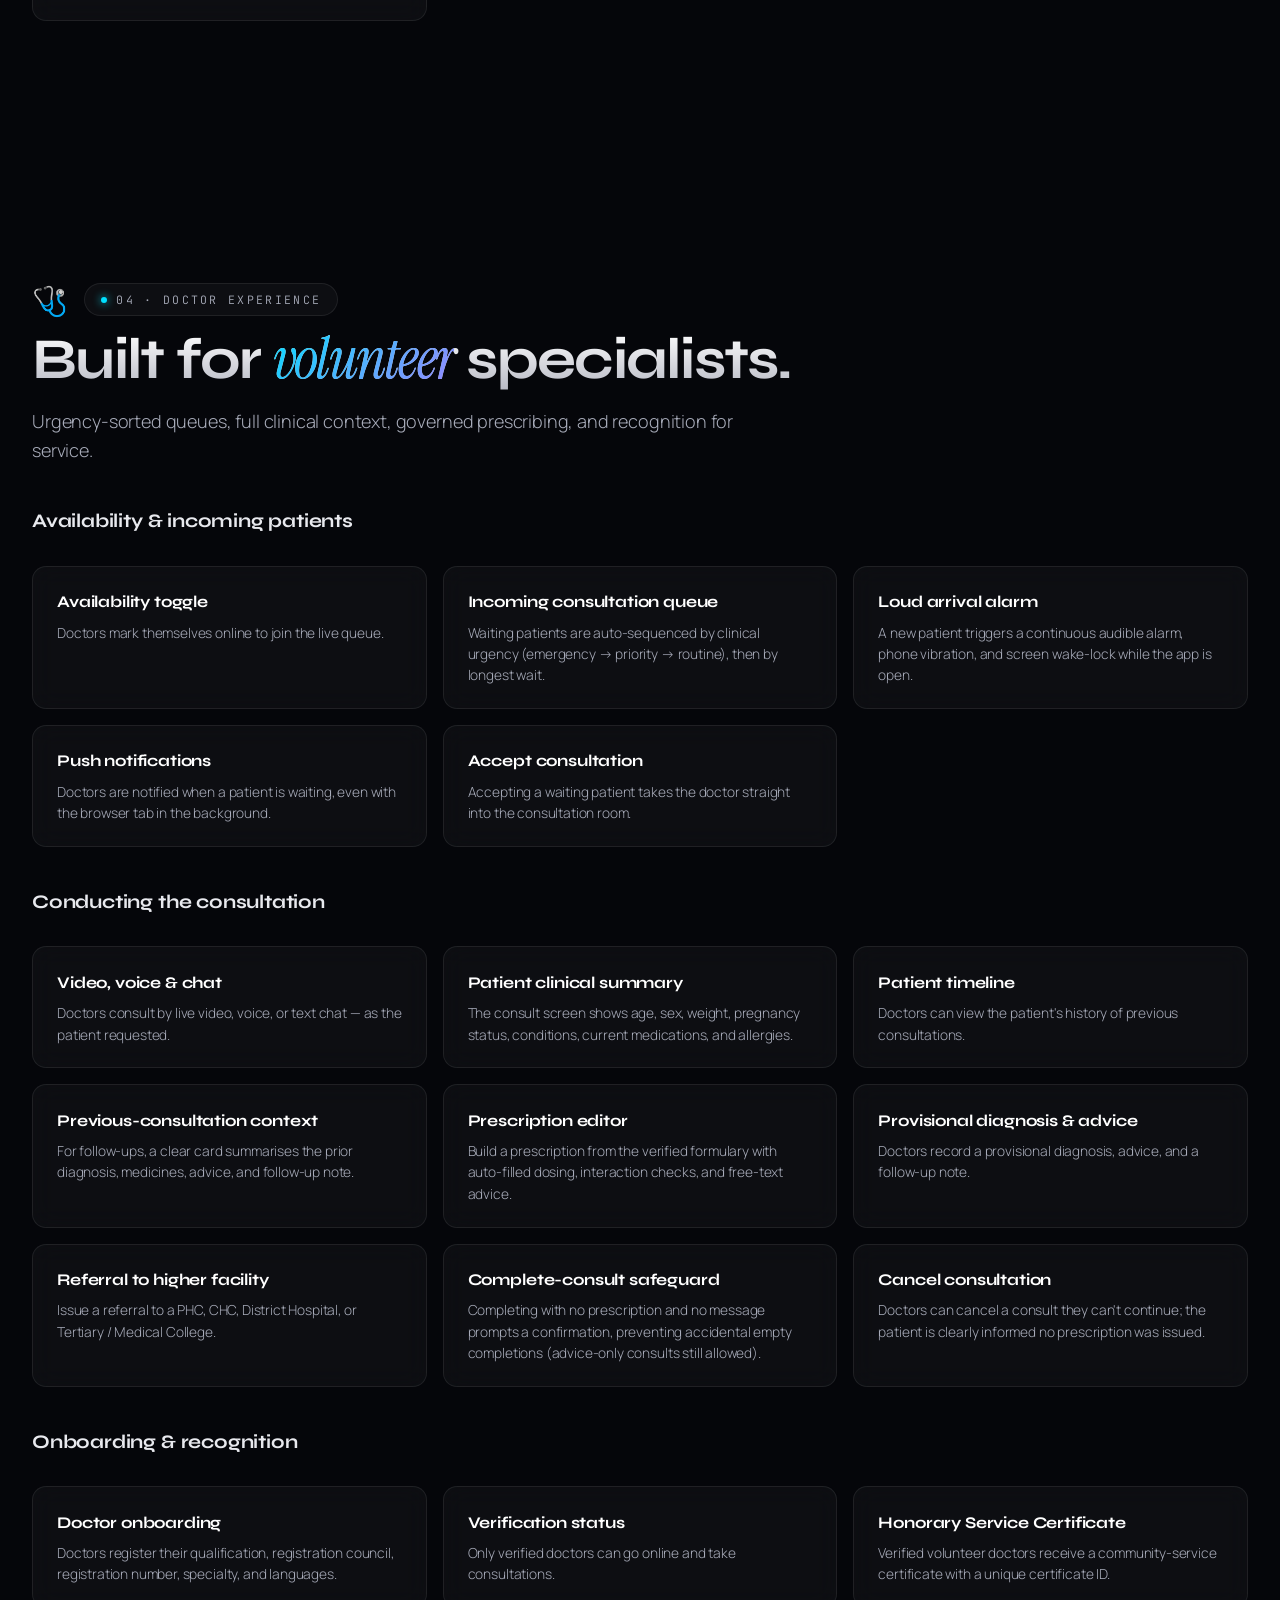
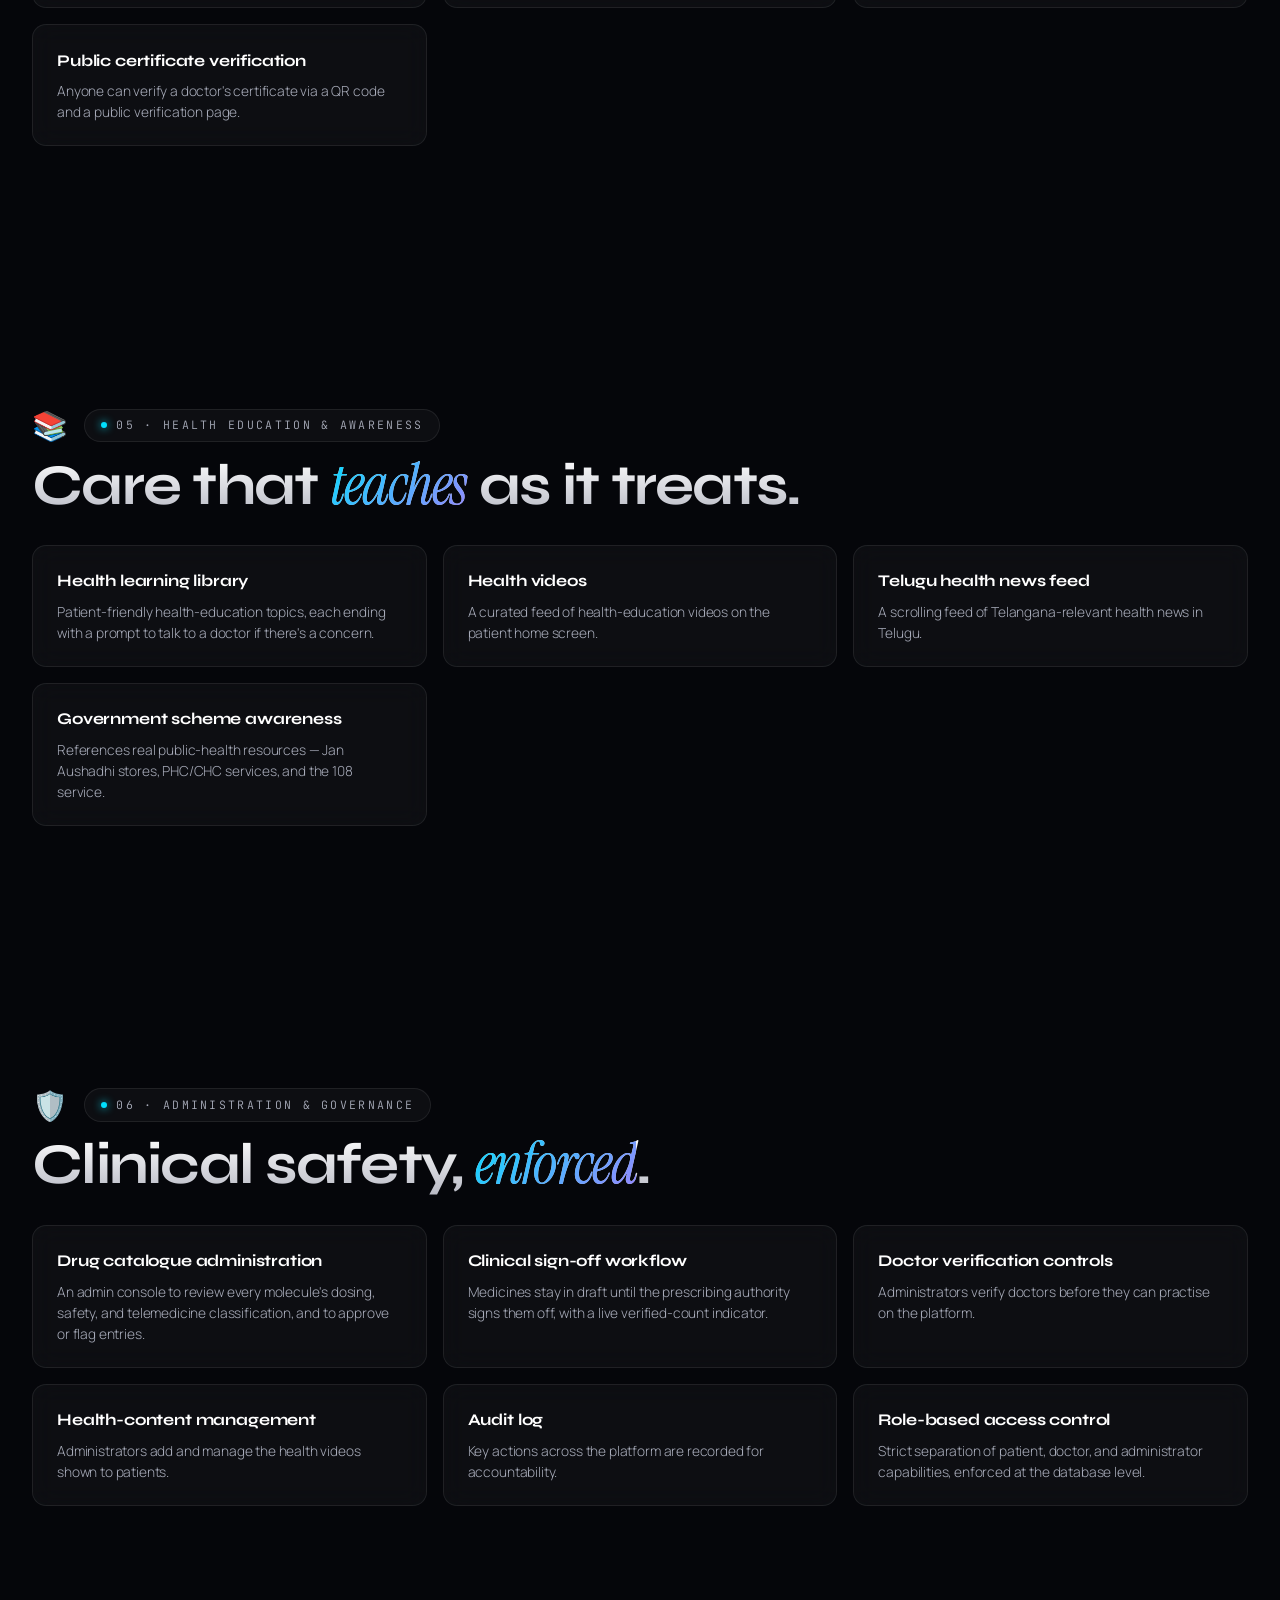
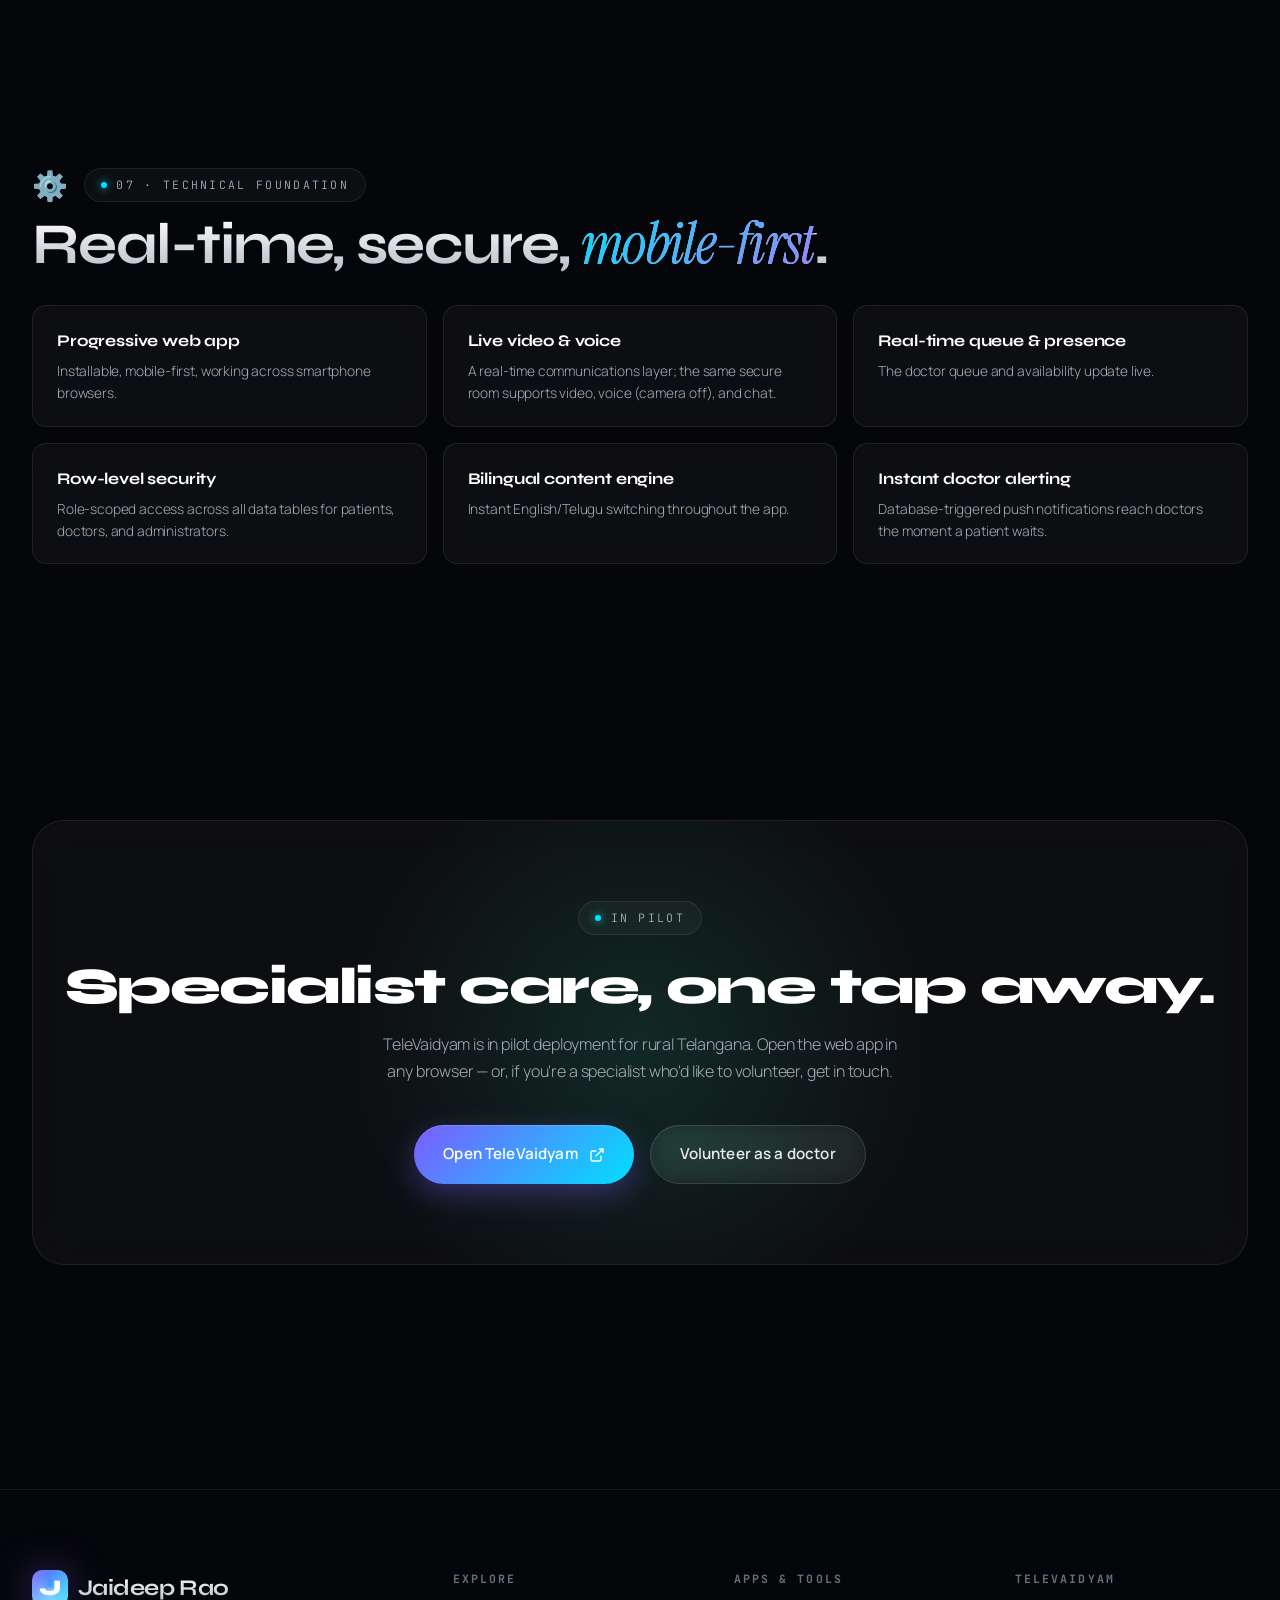
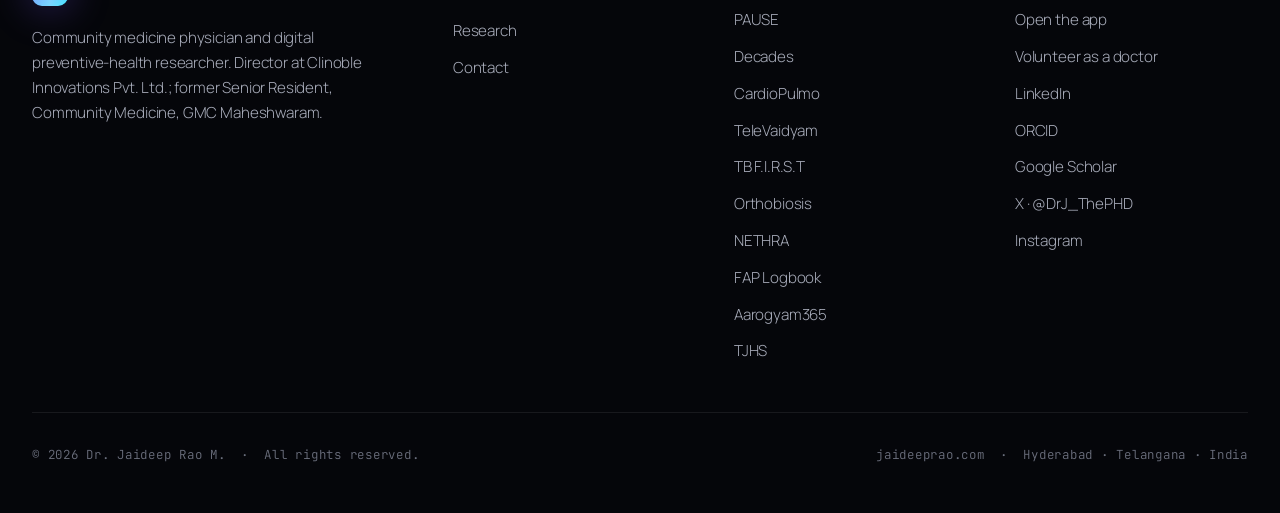
<file: televaidyam.html>
<!DOCTYPE html>
<html lang="en">
<head>
<meta charset="UTF-8">
<meta name="viewport" content="width=device-width, initial-scale=1.0">
<title>TeleVaidyam — Specialist Teleconsultation for Rural Telangana · Dr. Jaideep Rao</title>
<meta name="description" content="TeleVaidyam is a bilingual (English/Telugu) teleconsultation PWA connecting rural Telangana patients with volunteer specialist doctors over video, voice, or chat — with a 257-molecule verified drug formulary, e-prescriptions, emergency triage, and a full patient–doctor workflow. Built by Dr. Jaideep Rao M.">
<meta name="theme-color" content="#05060a">
<link rel="icon" href="data:image/svg+xml,%3Csvg xmlns='http://www.w3.org/2000/svg' viewBox='0 0 100 100'%3E%3Cdefs%3E%3ClinearGradient id='g' x1='0' x2='1' y1='0' y2='1'%3E%3Cstop offset='0' stop-color='%232fe6a8'/%3E%3Cstop offset='1' stop-color='%2300e0ff'/%3E%3C/linearGradient%3E%3C/defs%3E%3Crect width='100' height='100' rx='22' fill='url(%23g)'/%3E%3Ctext x='50' y='70' text-anchor='middle' font-family='Syne, sans-serif' font-weight='800' font-size='58' fill='%2305060a'%3ET%3C/text%3E%3C/svg%3E">
<link rel="stylesheet" href="css/style.css">
<style>
/* ───────────── TELEVAIDYAM PAGE STYLES ───────────── */
.app-hero { min-height: 90vh; display: flex; align-items: center; padding: 8rem 0 4rem; position: relative; }
.app-hero-grid { display: grid; grid-template-columns: 1.1fr 0.9fr; gap: 4rem; align-items: center; }
@media (max-width: 900px) { .app-hero-grid { grid-template-columns: 1fr; gap: 3rem; } }

.badge-row { display: flex; gap: 0.7rem; flex-wrap: wrap; margin-bottom: 1.8rem; }
.app-pill { display: inline-flex; align-items: center; gap: 0.5rem; padding: 0.45rem 1rem; border-radius: 99px; font-family: var(--font-mono); font-size: 0.7rem; letter-spacing: 0.16em; text-transform: uppercase; }
.app-pill-live { background: rgba(255,181,71,0.1); border: 1px solid rgba(255,181,71,0.25); color: var(--amber); }
.app-pill-live::before { content:''; width:6px; height:6px; border-radius:50%; background:var(--amber); box-shadow:0 0 6px var(--amber); animation: pulse 2s ease-in-out infinite; }
.app-pill-free { background: rgba(47,230,168,0.1); border: 1px solid rgba(47,230,168,0.25); color: var(--emerald); }
.app-pill-lang { background: rgba(0,224,255,0.08); border: 1px solid rgba(0,224,255,0.22); color: var(--cyan); }

.app-headline { font-family: var(--font-display); font-size: clamp(2.4rem, 5vw, 4rem); font-weight: 800; letter-spacing: -0.03em; line-height: 1.06; margin-bottom: 1.4rem; color: var(--text-0); }
.app-headline em { font-family: var(--font-serif); font-style: italic; font-weight: 400; background: linear-gradient(135deg, #2fe6a8, #00e0ff); -webkit-background-clip: text; background-clip: text; color: transparent; }
.app-sub { font-size: 1.1rem; color: var(--text-2); line-height: 1.7; margin-bottom: 2rem; max-width: 540px; }
.app-cta-row { display: flex; gap: 1rem; flex-wrap: wrap; align-items: center; }

/* Teleconsult mock */
.tv-mock { position: relative; max-width: 380px; margin: 0 auto; border-radius: 28px; padding: 1.8rem; background: linear-gradient(165deg, rgba(47,230,168,0.08), rgba(0,224,255,0.04)); border: 1px solid rgba(47,230,168,0.25); box-shadow: 0 0 0 6px rgba(47,230,168,0.05), 0 30px 70px rgba(0,0,0,0.4), 0 0 70px rgba(47,230,168,0.12); backdrop-filter: blur(16px); }
.tv-mock-glow { position:absolute; width:420px; height:420px; background:radial-gradient(circle, rgba(47,230,168,0.16), transparent 70%); border-radius:50%; top:-80px; right:-120px; pointer-events:none; }
.tv-top { display:flex; align-items:center; justify-content:space-between; margin-bottom:1.2rem; }
.tv-lang { display:flex; gap:0.3rem; }
.tv-lang span { font-family:var(--font-mono); font-size:0.66rem; padding:0.25rem 0.5rem; border-radius:6px; border:1px solid var(--glass-border); color:var(--text-3); }
.tv-lang span.on { background:rgba(47,230,168,0.16); border-color:rgba(47,230,168,0.4); color:var(--emerald); }
.tv-queue { text-align:center; padding:1.4rem 0; }
.tv-queue-pos { font-family:var(--font-display); font-weight:800; font-size:3.4rem; line-height:1; background:linear-gradient(135deg,#2fe6a8,#00e0ff); -webkit-background-clip:text; background-clip:text; color:transparent; }
.tv-queue-lbl { font-family:var(--font-mono); font-size:0.66rem; letter-spacing:0.16em; text-transform:uppercase; color:var(--text-3); margin-top:0.4rem; }
.tv-card { display:flex; align-items:center; gap:0.8rem; padding:0.9rem 1rem; background:rgba(255,255,255,0.04); border:1px solid var(--glass-border); border-radius:14px; margin-top:0.8rem; }
.tv-card-dot { width:34px; height:34px; border-radius:50%; background:linear-gradient(135deg,#2fe6a8,#00e0ff); display:grid; place-items:center; color:#05060a; font-weight:800; flex-shrink:0; }
.tv-card-name { font-family:var(--font-display); font-weight:700; color:var(--text-0); font-size:0.92rem; }
.tv-card-meta { font-family:var(--font-mono); font-size:0.66rem; color:var(--text-3); letter-spacing:0.06em; }
.tv-modes { display:flex; gap:0.5rem; margin-top:1rem; }
.tv-mode { flex:1; text-align:center; padding:0.6rem 0; border-radius:10px; background:rgba(255,255,255,0.04); border:1px solid var(--glass-border); font-family:var(--font-mono); font-size:0.62rem; letter-spacing:0.08em; text-transform:uppercase; color:var(--text-2); }
.tv-mode.on { background:rgba(47,230,168,0.14); border-color:rgba(47,230,168,0.4); color:var(--emerald); }

/* Category + feat grid */
.cat-head { display:flex; align-items:center; gap:1rem; margin-bottom:0.4rem; }
.cat-emoji { font-size:1.8rem; }
.feat-grid { display: grid; grid-template-columns: repeat(3, 1fr); gap: 1rem; margin-top: 1.8rem; }
@media (max-width: 920px) { .feat-grid { grid-template-columns: 1fr 1fr; } }
@media (max-width: 560px) { .feat-grid { grid-template-columns: 1fr; } }
.feat { padding: 1.4rem 1.5rem; background: var(--glass-bg); border: 1px solid var(--glass-border); border-radius: var(--r-md); backdrop-filter: blur(12px); transition: all 0.3s var(--ease-out-quart); }
.feat:hover { transform: translateY(-3px); border-color: var(--glass-border-strong); box-shadow: 0 16px 40px rgba(0,0,0,0.3); }
.feat-name { font-family: var(--font-display); font-size: 1.02rem; font-weight: 700; color: var(--text-0); letter-spacing:-0.01em; margin-bottom: 0.4rem; }
.feat-desc { color: var(--text-2); font-size: 0.86rem; line-height: 1.55; }
.feat-tag { display:inline-block; margin-top:0.7rem; font-family:var(--font-mono); font-size:0.62rem; letter-spacing:0.12em; text-transform:uppercase; color:var(--emerald); }

/* Safety callout */
.safety { display:grid; grid-template-columns: repeat(3,1fr); gap:1rem; margin-top:2rem; }
@media (max-width:760px){ .safety { grid-template-columns:1fr; } }
.safety-card { padding:1.5rem 1.6rem; background:rgba(255,77,109,0.05); border:1px solid rgba(255,77,109,0.2); border-radius:var(--r-md); }
.safety-card .sc-k { font-family:var(--font-mono); font-size:0.66rem; letter-spacing:0.14em; text-transform:uppercase; color:#ff6b6b; margin-bottom:0.5rem; }
.safety-card .sc-t { font-family:var(--font-display); font-weight:700; font-size:1.05rem; color:var(--text-0); margin-bottom:0.3rem; }
.safety-card .sc-d { color:var(--text-2); font-size:0.86rem; line-height:1.55; }
</style>
</head>
<body>

<div class="bg-canvas"></div>
<div class="bg-grid"></div>
<div class="bg-noise"></div>
<div class="orb orb-1"></div>
<div class="orb orb-2"></div>
<div class="orb orb-3"></div>

<div class="loader">
  <div class="loader-mark"></div>
  <div class="loader-text">Loading interface</div>
</div>

<div class="scroll-progress"></div>

<nav class="nav">
  <div class="nav-inner">
    <a href="index.html" class="nav-logo">
      <span class="nav-logo-mark"><span>J</span></span>
      <span class="nav-logo-text">Jaideep Rao</span>
    </a>
    <div class="nav-links">
      <a href="index.html" class="nav-link">Home</a>
      <div class="nav-dropdown">
        <button type="button" class="nav-link nav-dropdown-trigger" aria-haspopup="true" aria-expanded="false">Apps
          <svg width="12" height="12" viewBox="0 0 24 24" fill="none" stroke="currentColor" stroke-width="2.5"><polyline points="6 9 12 15 18 9"/></svg>
        </button>
        <div class="nav-dropdown-panel">
          <a href="https://cardiopulmo.com" target="_blank" rel="noopener" class="nav-link nav-dd-item">CardioPulmo</a>
          <a href="pause.html" class="nav-link nav-dd-item">PAUSE</a>
          <a href="decades.html" class="nav-link nav-dd-item">Decades</a>
          <a href="televaidyam.html" class="nav-link nav-dd-item">TeleVaidyam</a>
          <a href="https://tbfirst.com" target="_blank" rel="noopener" class="nav-link nav-dd-item">TB F.I.R.S.T</a>
          <a href="orthobiosis.html" class="nav-link nav-dd-item">Orthobiosis</a>
          <a href="https://nethra.clinoble.com" target="_blank" rel="noopener" class="nav-link nav-dd-item">NETHRA</a>
          <a href="https://fap.clinoble.com" target="_blank" rel="noopener" class="nav-link nav-dd-item">FAP Logbook</a>
          <a href="https://aarogyam365.com" target="_blank" rel="noopener" class="nav-link nav-dd-item">Aarogyam365</a>
        </div>
      </div>
      <a href="research.html" class="nav-link">Research</a>
      <a href="contact.html" class="nav-link">Contact</a>
    </div>
    <a href="https://televaidyam.com" target="_blank" rel="noopener" class="nav-cta" data-magnetic><span>Open the app</span></a>
    <button class="nav-burger" aria-label="Menu"><span></span><span></span><span></span></button>
  </div>
</nav>

<div class="nav-mobile">
  <a href="index.html">Home</a>
  <a href="pause.html">PAUSE</a>
  <a href="decades.html">Decades</a>
  <a href="https://cardiopulmo.com" target="_blank" rel="noopener">CardioPulmo</a>
  <a href="televaidyam.html">TeleVaidyam</a>
  <a href="orthobiosis.html">Orthobiosis</a>
  <a href="research.html">Research</a>
  <a href="contact.html">Contact</a>
</div>

<!-- ═══ HERO ═══ -->
<section class="app-hero">
  <div class="container">
    <div class="app-hero-grid">
      <div>
        <div class="badge-row">
          <span class="app-pill app-pill-live">Pilot deployment</span>
          <span class="app-pill app-pill-lang">English + తెలుగు</span>
          <span class="app-pill app-pill-free">Free PWA · No download</span>
        </div>

        <h1 class="app-headline">
          Talk to a specialist<br>
          doctor, <em>from your village</em>.
        </h1>
        <p class="app-sub">
          TeleVaidyam connects patients in rural Telangana with volunteer specialist doctors over video,
          voice, or chat — an installable progressive web app, in English and Telugu, with a clinically
          governed drug formulary, e-prescriptions, and a full patient–doctor consultation workflow.
        </p>

        <div class="app-cta-row">
          <a class="btn btn-primary" href="https://televaidyam.com" target="_blank" rel="noopener" data-magnetic>
            <span>Open TeleVaidyam</span>
            <svg width="16" height="16" viewBox="0 0 24 24" fill="none" stroke="currentColor" stroke-width="2"><path d="M18 13v6a2 2 0 0 1-2 2H5a2 2 0 0 1-2-2V8a2 2 0 0 1 2-2h6"/><polyline points="15 3 21 3 21 9"/><line x1="10" y1="14" x2="21" y2="3"/></svg>
          </a>
          <a class="btn btn-ghost" href="index.html#tools">
            <span>All of Dr. Rao's tools</span>
          </a>
        </div>
      </div>

      <div class="reveal">
        <div class="tv-mock">
          <div class="tv-mock-glow"></div>
          <div class="tv-top">
            <div style="font-family:var(--font-display);font-weight:800;letter-spacing:-0.02em;color:var(--text-0);">TeleVaidyam</div>
            <div class="tv-lang"><span class="on">EN</span><span>తె</span></div>
          </div>
          <div class="tv-queue">
            <div class="tv-queue-pos">#2</div>
            <div class="tv-queue-lbl">In queue · finding a doctor</div>
          </div>
          <div class="tv-modes">
            <div class="tv-mode on">Video</div>
            <div class="tv-mode">Voice</div>
            <div class="tv-mode">Chat</div>
          </div>
          <div class="tv-card">
            <div class="tv-card-dot">C</div>
            <div>
              <div class="tv-card-name">Cardiology consult</div>
              <div class="tv-card-meta">PRIORITY · BILINGUAL · E-PRESCRIPTION</div>
            </div>
          </div>
          <div class="tv-card">
            <div class="tv-card-dot" style="background:linear-gradient(135deg,#ff6b6b,#ffb547);">!</div>
            <div>
              <div class="tv-card-name">Red-flag triage active</div>
              <div class="tv-card-meta">108 AMBULANCE · TELE-MANAS 14416</div>
            </div>
          </div>
        </div>
      </div>
    </div>
  </div>
</section>

<!-- ═══ OVERVIEW ═══ -->
<section class="section" style="padding-top:2rem;">
  <div class="container">
    <div class="reveal" style="max-width: 900px;">
      <div class="section-eyebrow">Overview</div>
      <h2 class="section-title">Specialist care that reaches the <em>last mile</em>.</h2>
      <p class="section-lead">
        TeleVaidyam is a mobile-first teleconsultation platform built so that a patient in a village — or an
        ASHA worker beside them — can reach a verified specialist in minutes. It runs in any smartphone
        browser, works in English and Telugu, governs every prescription against national telemedicine
        guidelines, and routes the most urgent patients first.
      </p>
    </div>
    <div class="stats" style="margin-top: 3rem;">
      <div class="stat reveal"><span class="stat-num" data-count="257">0</span><span class="stat-label">Verified drug molecules</span></div>
      <div class="stat reveal reveal-delay-1"><span class="stat-num" data-count="8">0</span><span class="stat-label">Specialties</span></div>
      <div class="stat reveal reveal-delay-2"><span class="stat-num" data-count="3">0</span><span class="stat-label">Consult modes</span></div>
      <div class="stat reveal reveal-delay-3"><span class="stat-num" data-count="2">0</span><span class="stat-label">Languages</span></div>
    </div>
  </div>
</section>

<!-- ═══ 1. ACCESS, LANGUAGE & PLATFORM ═══ -->
<section class="section">
  <div class="container">
    <div class="reveal">
      <div class="cat-head"><span class="cat-emoji">📱</span><div class="section-eyebrow" style="margin:0;">01 · Access, language &amp; platform</div></div>
      <h2 class="section-title">Designed for <em>every</em> phone, in two languages.</h2>
    </div>
    <div class="feat-grid">
      <div class="feat reveal"><div class="feat-name">Installable PWA</div><div class="feat-desc">Works on any Android or smartphone browser; add to the home screen and open like an app — no Play Store download required.</div></div>
      <div class="feat reveal"><div class="feat-name">Bilingual interface</div><div class="feat-desc">Full English and Telugu with an instant in-app toggle. Medical terms and doctor names stay in clinical English while all interface text switches.</div></div>
      <div class="feat reveal"><div class="feat-name">Accessibility text sizing</div><div class="feat-desc">An A+ font-size toggle enlarges text for older or low-vision patients.</div></div>
      <div class="feat reveal"><div class="feat-name">Read-aloud</div><div class="feat-desc">On-screen content can be read aloud to support low-literacy users.</div></div>
      <div class="feat reveal"><div class="feat-name">Offline-resilient design</div><div class="feat-desc">No caching of stale medical data — content is always fresh from the server.</div></div>
      <div class="feat reveal"><div class="feat-name">Secure sign-in</div><div class="feat-desc">Email and password authentication with separate patient, doctor, and administrator roles.</div></div>
    </div>
  </div>
</section>

<!-- ═══ 2. PATIENT EXPERIENCE ═══ -->
<section class="section">
  <div class="container">
    <div class="reveal">
      <div class="cat-head"><span class="cat-emoji">🧑‍🤝‍🧑</span><div class="section-eyebrow" style="margin:0;">02 · Patient experience</div></div>
      <h2 class="section-title">From symptom to prescription, <em>guided</em>.</h2>
      <p class="section-lead">Booking, triage, waiting, and follow-up — built for patients and the ASHA workers who help them.</p>
    </div>

    <h3 style="font-family:var(--font-display);font-size:1.2rem;color:var(--text-1);margin-top:2.5rem;letter-spacing:-0.01em;">Booking a consultation</h3>
    <div class="feat-grid">
      <div class="feat reveal"><div class="feat-name">Three consultation modes</div><div class="feat-desc">Patients choose Video call, Voice call, or Chat consultation.</div></div>
      <div class="feat reveal"><div class="feat-name">Specialty selection</div><div class="feat-desc">Book by specialty — General Medicine, Cardiology, Pediatrics, Dermatology, Orthopaedics, Mental Health, Dental, and Pulmonology.</div><span class="feat-tag">8 specialties</span></div>
      <div class="feat reveal"><div class="feat-name">Symptom-based intake</div><div class="feat-desc">A guided symptom picker helps patients describe their complaint before connecting.</div></div>
      <div class="feat reveal"><div class="feat-name">Preferred-language request</div><div class="feat-desc">Patients can request a consultation in their preferred language.</div></div>
      <div class="feat reveal"><div class="feat-name">Proxy booking</div><div class="feat-desc">A family member or ASHA worker can book on behalf of someone else, capturing name, age, sex, and relationship.</div></div>
      <div class="feat reveal"><div class="feat-name">Saved dependents</div><div class="feat-desc">Save family members as dependents for faster repeat booking.</div></div>
    </div>

    <h3 style="font-family:var(--font-display);font-size:1.2rem;color:var(--text-1);margin-top:2.5rem;letter-spacing:-0.01em;">Safety &amp; emergency triage</h3>
    <div class="safety">
      <div class="safety-card reveal"><div class="sc-k">Red-flag gate</div><div class="sc-t">Danger-sign screening</div><div class="sc-d">Intake screens for danger signs (chest pain, severe breathlessness). Tapping a red flag immediately routes to an emergency screen, not a routine consult.</div></div>
      <div class="safety-card reveal"><div class="sc-k">108 Ambulance</div><div class="sc-t">Emergency prompt</div><div class="sc-d">Emergency situations prominently display the 108 emergency ambulance number.</div></div>
      <div class="safety-card reveal"><div class="sc-k">Tele-MANAS 14416</div><div class="sc-t">Mental-health helpline</div><div class="sc-d">For thoughts of self-harm, the app surfaces the national Tele-MANAS helpline — free, 24×7.</div></div>
    </div>
    <div class="feat-grid">
      <div class="feat reveal"><div class="feat-name">Priority routing</div><div class="feat-desc">Consultations are auto-sorted as emergency, priority, or routine so the most urgent patients are seen first.</div></div>
      <div class="feat reveal"><div class="feat-name">Live queue position</div><div class="feat-desc">Patients see their queue position and a running wait timer while a doctor is found.</div></div>
      <div class="feat reveal"><div class="feat-name">On-device alert</div><div class="feat-desc">Patients can enable an alert to be notified the moment a doctor connects.</div></div>
    </div>

    <h3 style="font-family:var(--font-display);font-size:1.2rem;color:var(--text-1);margin-top:2.5rem;letter-spacing:-0.01em;">After the consultation</h3>
    <div class="feat-grid">
      <div class="feat reveal"><div class="feat-name">Digital prescription access</div><div class="feat-desc">Patients receive a digital prescription they can view and save.</div></div>
      <div class="feat reveal"><div class="feat-name">Follow-up consultations</div><div class="feat-desc">A follow-up automatically carries forward the original complaint, previous diagnosis, and prior advice so the doctor has full context.</div></div>
      <div class="feat reveal"><div class="feat-name">Consultation history</div><div class="feat-desc">An “All consults” view lists past and ongoing consultations.</div></div>
      <div class="feat reveal"><div class="feat-name">Rate the consultation</div><div class="feat-desc">Patients give a star rating and written feedback after each consult.</div></div>
    </div>
  </div>
</section>

<!-- ═══ 3. MEDICINES & PRESCRIPTIONS ═══ -->
<section class="section">
  <div class="container">
    <div class="reveal">
      <div class="cat-head"><span class="cat-emoji">💊</span><div class="section-eyebrow" style="margin:0;">03 · Medicines, prescriptions &amp; generic access</div></div>
      <h2 class="section-title">A formulary that's been <em>signed off</em>.</h2>
      <p class="section-lead">Every prescription is governed by the Telemedicine Practice Guidelines and steered toward low-cost generics.</p>
    </div>
    <div class="feat-grid">
      <div class="feat reveal"><div class="feat-name">257-molecule verified formulary</div><div class="feat-desc">A curated catalogue of 257 clinically reviewed medicines, sourced from the Indian Pharmacopoeia, NLEM, and BNF India.</div><span class="feat-tag">257 molecules</span></div>
      <div class="feat reveal"><div class="feat-name">Prescription auto-fill</div><div class="feat-desc">Selecting a medicine auto-fills the reviewed adult dose, frequency, and duration, which the doctor can adjust.</div></div>
      <div class="feat reveal"><div class="feat-name">Telemedicine schedule safeguards</div><div class="feat-desc">Enforces TPG 2020 — Schedule X and TPG-prohibited drugs are blocked from tele-prescription; high-risk and obstetric molecules are locked down.</div></div>
      <div class="feat reveal"><div class="feat-name">Drug interaction &amp; safety checks</div><div class="feat-desc">The prescription editor surfaces drug interactions and pregnancy-status warnings based on the patient's profile.</div></div>
      <div class="feat reveal"><div class="feat-name">Jan Aushadhi generic guidance</div><div class="feat-desc">Prescriptions direct patients to any Jan Aushadhi generic store or government pharmacy for low-cost generic access.</div></div>
      <div class="feat reveal"><div class="feat-name">Bilingual print-ready e-prescription</div><div class="feat-desc">A standalone prescription page shows diagnosis, medicines, advice, and follow-up — printable or saveable as PDF, in English and Telugu.</div></div>
      <div class="feat reveal"><div class="feat-name">PHC / CHC pathway</div><div class="feat-desc">Patients are guided to Primary and Community Health Centres for tests and in-person follow-up where needed.</div></div>
    </div>
  </div>
</section>

<!-- ═══ 4. DOCTOR EXPERIENCE ═══ -->
<section class="section">
  <div class="container">
    <div class="reveal">
      <div class="cat-head"><span class="cat-emoji">🩺</span><div class="section-eyebrow" style="margin:0;">04 · Doctor experience</div></div>
      <h2 class="section-title">Built for <em>volunteer</em> specialists.</h2>
      <p class="section-lead">Urgency-sorted queues, full clinical context, governed prescribing, and recognition for service.</p>
    </div>

    <h3 style="font-family:var(--font-display);font-size:1.2rem;color:var(--text-1);margin-top:2.5rem;letter-spacing:-0.01em;">Availability &amp; incoming patients</h3>
    <div class="feat-grid">
      <div class="feat reveal"><div class="feat-name">Availability toggle</div><div class="feat-desc">Doctors mark themselves online to join the live queue.</div></div>
      <div class="feat reveal"><div class="feat-name">Incoming consultation queue</div><div class="feat-desc">Waiting patients are auto-sequenced by clinical urgency (emergency → priority → routine), then by longest wait.</div></div>
      <div class="feat reveal"><div class="feat-name">Loud arrival alarm</div><div class="feat-desc">A new patient triggers a continuous audible alarm, phone vibration, and screen wake-lock while the app is open.</div></div>
      <div class="feat reveal"><div class="feat-name">Push notifications</div><div class="feat-desc">Doctors are notified when a patient is waiting, even with the browser tab in the background.</div></div>
      <div class="feat reveal"><div class="feat-name">Accept consultation</div><div class="feat-desc">Accepting a waiting patient takes the doctor straight into the consultation room.</div></div>
    </div>

    <h3 style="font-family:var(--font-display);font-size:1.2rem;color:var(--text-1);margin-top:2.5rem;letter-spacing:-0.01em;">Conducting the consultation</h3>
    <div class="feat-grid">
      <div class="feat reveal"><div class="feat-name">Video, voice &amp; chat</div><div class="feat-desc">Doctors consult by live video, voice, or text chat — as the patient requested.</div></div>
      <div class="feat reveal"><div class="feat-name">Patient clinical summary</div><div class="feat-desc">The consult screen shows age, sex, weight, pregnancy status, conditions, current medications, and allergies.</div></div>
      <div class="feat reveal"><div class="feat-name">Patient timeline</div><div class="feat-desc">Doctors can view the patient's history of previous consultations.</div></div>
      <div class="feat reveal"><div class="feat-name">Previous-consultation context</div><div class="feat-desc">For follow-ups, a clear card summarises the prior diagnosis, medicines, advice, and follow-up note.</div></div>
      <div class="feat reveal"><div class="feat-name">Prescription editor</div><div class="feat-desc">Build a prescription from the verified formulary with auto-filled dosing, interaction checks, and free-text advice.</div></div>
      <div class="feat reveal"><div class="feat-name">Provisional diagnosis &amp; advice</div><div class="feat-desc">Doctors record a provisional diagnosis, advice, and a follow-up note.</div></div>
      <div class="feat reveal"><div class="feat-name">Referral to higher facility</div><div class="feat-desc">Issue a referral to a PHC, CHC, District Hospital, or Tertiary / Medical College.</div></div>
      <div class="feat reveal"><div class="feat-name">Complete-consult safeguard</div><div class="feat-desc">Completing with no prescription and no message prompts a confirmation, preventing accidental empty completions (advice-only consults still allowed).</div></div>
      <div class="feat reveal"><div class="feat-name">Cancel consultation</div><div class="feat-desc">Doctors can cancel a consult they can't continue; the patient is clearly informed no prescription was issued.</div></div>
    </div>

    <h3 style="font-family:var(--font-display);font-size:1.2rem;color:var(--text-1);margin-top:2.5rem;letter-spacing:-0.01em;">Onboarding &amp; recognition</h3>
    <div class="feat-grid">
      <div class="feat reveal"><div class="feat-name">Doctor onboarding</div><div class="feat-desc">Doctors register their qualification, registration council, registration number, specialty, and languages.</div></div>
      <div class="feat reveal"><div class="feat-name">Verification status</div><div class="feat-desc">Only verified doctors can go online and take consultations.</div></div>
      <div class="feat reveal"><div class="feat-name">Honorary Service Certificate</div><div class="feat-desc">Verified volunteer doctors receive a community-service certificate with a unique certificate ID.</div></div>
      <div class="feat reveal"><div class="feat-name">Public certificate verification</div><div class="feat-desc">Anyone can verify a doctor's certificate via a QR code and a public verification page.</div></div>
    </div>
  </div>
</section>

<!-- ═══ 5. HEALTH EDUCATION ═══ -->
<section class="section">
  <div class="container">
    <div class="reveal">
      <div class="cat-head"><span class="cat-emoji">📚</span><div class="section-eyebrow" style="margin:0;">05 · Health education &amp; awareness</div></div>
      <h2 class="section-title">Care that <em>teaches</em> as it treats.</h2>
    </div>
    <div class="feat-grid">
      <div class="feat reveal"><div class="feat-name">Health learning library</div><div class="feat-desc">Patient-friendly health-education topics, each ending with a prompt to talk to a doctor if there's a concern.</div></div>
      <div class="feat reveal"><div class="feat-name">Health videos</div><div class="feat-desc">A curated feed of health-education videos on the patient home screen.</div></div>
      <div class="feat reveal"><div class="feat-name">Telugu health news feed</div><div class="feat-desc">A scrolling feed of Telangana-relevant health news in Telugu.</div></div>
      <div class="feat reveal"><div class="feat-name">Government scheme awareness</div><div class="feat-desc">References real public-health resources — Jan Aushadhi stores, PHC/CHC services, and the 108 service.</div></div>
    </div>
  </div>
</section>

<!-- ═══ 6. ADMINISTRATION & GOVERNANCE ═══ -->
<section class="section">
  <div class="container">
    <div class="reveal">
      <div class="cat-head"><span class="cat-emoji">🛡️</span><div class="section-eyebrow" style="margin:0;">06 · Administration &amp; governance</div></div>
      <h2 class="section-title">Clinical safety, <em>enforced</em>.</h2>
    </div>
    <div class="feat-grid">
      <div class="feat reveal"><div class="feat-name">Drug catalogue administration</div><div class="feat-desc">An admin console to review every molecule's dosing, safety, and telemedicine classification, and to approve or flag entries.</div></div>
      <div class="feat reveal"><div class="feat-name">Clinical sign-off workflow</div><div class="feat-desc">Medicines stay in draft until the prescribing authority signs them off, with a live verified-count indicator.</div></div>
      <div class="feat reveal"><div class="feat-name">Doctor verification controls</div><div class="feat-desc">Administrators verify doctors before they can practise on the platform.</div></div>
      <div class="feat reveal"><div class="feat-name">Health-content management</div><div class="feat-desc">Administrators add and manage the health videos shown to patients.</div></div>
      <div class="feat reveal"><div class="feat-name">Audit log</div><div class="feat-desc">Key actions across the platform are recorded for accountability.</div></div>
      <div class="feat reveal"><div class="feat-name">Role-based access control</div><div class="feat-desc">Strict separation of patient, doctor, and administrator capabilities, enforced at the database level.</div></div>
    </div>
  </div>
</section>

<!-- ═══ 7. TECHNICAL FOUNDATION ═══ -->
<section class="section">
  <div class="container">
    <div class="reveal">
      <div class="cat-head"><span class="cat-emoji">⚙️</span><div class="section-eyebrow" style="margin:0;">07 · Technical foundation</div></div>
      <h2 class="section-title">Real-time, secure, <em>mobile-first</em>.</h2>
    </div>
    <div class="feat-grid">
      <div class="feat reveal"><div class="feat-name">Progressive web app</div><div class="feat-desc">Installable, mobile-first, working across smartphone browsers.</div></div>
      <div class="feat reveal"><div class="feat-name">Live video &amp; voice</div><div class="feat-desc">A real-time communications layer; the same secure room supports video, voice (camera off), and chat.</div></div>
      <div class="feat reveal"><div class="feat-name">Real-time queue &amp; presence</div><div class="feat-desc">The doctor queue and availability update live.</div></div>
      <div class="feat reveal"><div class="feat-name">Row-level security</div><div class="feat-desc">Role-scoped access across all data tables for patients, doctors, and administrators.</div></div>
      <div class="feat reveal"><div class="feat-name">Bilingual content engine</div><div class="feat-desc">Instant English/Telugu switching throughout the app.</div></div>
      <div class="feat reveal"><div class="feat-name">Instant doctor alerting</div><div class="feat-desc">Database-triggered push notifications reach doctors the moment a patient waits.</div></div>
    </div>
  </div>
</section>

<!-- ═══ CTA ═══ -->
<section class="section">
  <div class="container">
    <div class="reveal" style="text-align:center;padding:5rem 2rem;background:var(--glass-bg);border:1px solid var(--glass-border);border-radius:var(--r-xl);backdrop-filter:blur(20px);position:relative;overflow:hidden;">
      <div style="position:absolute;top:50%;left:50%;transform:translate(-50%,-50%);width:600px;height:600px;background:radial-gradient(circle,rgba(47,230,168,0.12),transparent 70%);border-radius:50%;pointer-events:none;"></div>
      <div style="position:relative;z-index:1;">
        <div class="section-eyebrow" style="justify-content:center;">In pilot</div>
        <h2 style="font-family:var(--font-display);font-size:clamp(2rem,4.5vw,3.2rem);font-weight:800;letter-spacing:-0.03em;color:var(--text-0);margin-bottom:1rem;line-height:1.1;">
          Specialist care, one tap away.
        </h2>
        <p style="color:var(--text-2);font-size:1rem;line-height:1.7;max-width:540px;margin:0 auto 2.5rem;">
          TeleVaidyam is in pilot deployment for rural Telangana. Open the web app in any browser — or, if you're
          a specialist who'd like to volunteer, get in touch.
        </p>
        <div style="display:flex;gap:1rem;justify-content:center;flex-wrap:wrap;">
          <a class="btn btn-primary" href="https://televaidyam.com" target="_blank" rel="noopener" data-magnetic>
            <span>Open TeleVaidyam</span>
            <svg width="16" height="16" viewBox="0 0 24 24" fill="none" stroke="currentColor" stroke-width="2"><path d="M18 13v6a2 2 0 0 1-2 2H5a2 2 0 0 1-2-2V8a2 2 0 0 1 2-2h6"/><polyline points="15 3 21 3 21 9"/><line x1="10" y1="14" x2="21" y2="3"/></svg>
          </a>
          <a class="btn btn-ghost" href="contact.html"><span>Volunteer as a doctor</span></a>
        </div>
      </div>
    </div>
  </div>
</section>

<!-- ═══ FOOTER ═══ -->
<footer class="footer">
  <div class="container">
    <div class="footer-grid">
      <div class="footer-brand">
        <a href="index.html" class="nav-logo">
          <span class="nav-logo-mark"><span>J</span></span>
          <span class="nav-logo-text">Jaideep Rao</span>
        </a>
        <p class="footer-tag">
          Community medicine physician and digital preventive-health researcher.
          Director at Clinoble Innovations Pvt. Ltd.; former Senior Resident, Community Medicine, GMC Maheshwaram.
        </p>
      </div>
      <div class="footer-col">
        <h4>Explore</h4>
        <ul>
          <li></li>
          <li><a href="research.html">Research</a></li>
          <li><a href="contact.html">Contact</a></li>
        </ul>
      </div>
      <div class="footer-col">
        <h4>Apps &amp; tools</h4>
        <ul>
                    <li><a href="pause.html">PAUSE</a></li>
          <li><a href="decades.html">Decades</a></li>
          <li><a href="https://cardiopulmo.com" target="_blank" rel="noopener">CardioPulmo</a></li>
          <li><a href="televaidyam.html">TeleVaidyam</a></li>
          <li><a href="https://tbfirst.com" target="_blank" rel="noopener">TB F.I.R.S.T</a></li>
          <li><a href="orthobiosis.html">Orthobiosis</a></li>
          <li><a href="https://nethra.clinoble.com" target="_blank" rel="noopener">NETHRA</a></li>
          <li><a href="https://fap.clinoble.com" target="_blank" rel="noopener">FAP Logbook</a></li>
          <li><a href="https://aarogyam365.com" target="_blank" rel="noopener">Aarogyam365</a></li>
          <li><a href="https://tjhs.in" target="_blank" rel="noopener">TJHS</a></li>
        </ul>
      </div>
      <div class="footer-col">
        <h4>TeleVaidyam</h4>
        <ul>
          <li><a href="https://televaidyam.com" target="_blank" rel="noopener">Open the app</a></li>
          <li><a href="contact.html">Volunteer as a doctor</a></li>
          <li><a href="https://linkedin.com/in/jaideepraom/" target="_blank" rel="noopener">LinkedIn</a></li>
          <li><a href="https://orcid.org/0009-0003-7421-8280" target="_blank" rel="noopener">ORCID</a></li>
          <li><a href="https://scholar.google.com/citations?user=urg3Sa0AAAAJ&hl=en" target="_blank" rel="noopener">Google Scholar</a></li>
          <li><a href="https://twitter.com/DrJ_ThePHD" target="_blank" rel="noopener">X · @DrJ_ThePHD</a></li>
          <li><a href="https://www.instagram.com/drjaideeprao" target="_blank" rel="noopener">Instagram</a></li>
        </ul>
      </div>
    </div>
    <div class="footer-bottom">
      <div>© <span data-year>2026</span> Dr. Jaideep Rao M. &nbsp;·&nbsp; All rights reserved.</div>
      <div>jaideeprao.com &nbsp;·&nbsp; Hyderabad · Telangana · India</div>
    </div>
  </div>
</footer>

<script src="js/main.js"></script>
</body>
</html>
</file>
<file: css/style.css>
/* ============================================================
   Dr. Jaideep Rao — Personal Site
   Aesthetic: Futuristic editorial, deep-space dark, glass UI,
              neon violet/cyan accents, with a quiet scientific
              precision underneath the showmanship.
   ============================================================ */

/* ---------- FONTS ---------- */
@import url('https://fonts.googleapis.com/css2?family=Syne:wght@400;500;600;700;800&family=Manrope:wght@200;300;400;500;600;700;800&family=Instrument+Serif:ital@0;1&family=JetBrains+Mono:wght@300;400;500;600&display=swap');

/* ---------- ROOT TOKENS ---------- */
:root {
  /* Color system */
  --bg-0: #05060a;
  --bg-1: #0a0c12;
  --bg-2: #11141c;
  --bg-3: #1a1e29;

  --glass-bg: rgba(255, 255, 255, 0.035);
  --glass-bg-hover: rgba(255, 255, 255, 0.06);
  --glass-border: rgba(255, 255, 255, 0.08);
  --glass-border-strong: rgba(255, 255, 255, 0.14);

  --text-0: #ffffff;
  --text-1: #e8e9ee;
  --text-2: #a8acba;
  --text-3: #6b6f7d;
  --text-4: #41444e;

  --violet: #7c5cff;
  --violet-bright: #9d83ff;
  --violet-deep: #4a2dff;
  --cyan: #00e0ff;
  --cyan-soft: #6df0ff;
  --magenta: #ff2e9a;
  --amber: #ffb547;
  --emerald: #2fe6a8;

  /* Gradients */
  --grad-primary: linear-gradient(135deg, #7c5cff 0%, #00e0ff 100%);
  --grad-secondary: linear-gradient(135deg, #ff2e9a 0%, #7c5cff 100%);
  --grad-text: linear-gradient(180deg, #ffffff 0%, #b7b9c4 100%);
  --grad-radial-violet: radial-gradient(circle at center, rgba(124, 92, 255, 0.35) 0%, transparent 70%);
  --grad-radial-cyan: radial-gradient(circle at center, rgba(0, 224, 255, 0.25) 0%, transparent 70%);

  /* Typography */
  --font-display: 'Syne', sans-serif;
  --font-body: 'Manrope', sans-serif;
  --font-serif: 'Instrument Serif', serif;
  --font-mono: 'JetBrains Mono', monospace;

  /* Spacing scale */
  --space-xs: 0.5rem;
  --space-sm: 1rem;
  --space-md: 2rem;
  --space-lg: 4rem;
  --space-xl: 8rem;
  --space-2xl: 12rem;

  /* Radii */
  --r-sm: 8px;
  --r-md: 14px;
  --r-lg: 22px;
  --r-xl: 32px;
  --r-full: 999px;

  /* Shadows */
  --shadow-glass: 0 8px 32px rgba(0, 0, 0, 0.45), inset 0 1px 0 rgba(255, 255, 255, 0.05);
  --shadow-elev: 0 24px 60px rgba(0, 0, 0, 0.55);
  --shadow-violet: 0 0 40px rgba(124, 92, 255, 0.4);
  --shadow-cyan: 0 0 40px rgba(0, 224, 255, 0.35);

  /* Easings */
  --ease-out-quart: cubic-bezier(0.25, 1, 0.5, 1);
  --ease-out-expo: cubic-bezier(0.16, 1, 0.3, 1);
  --ease-in-out-circ: cubic-bezier(0.85, 0, 0.15, 1);

  /* Layout */
  --max-w: 1320px;
  --nav-h: 78px;
}

/* ---------- RESET ---------- */
*, *::before, *::after {
  box-sizing: border-box;
  margin: 0;
  padding: 0;
}

html {
  scroll-behavior: smooth;
  -webkit-font-smoothing: antialiased;
  -moz-osx-font-smoothing: grayscale;
  scrollbar-width: thin;
  scrollbar-color: var(--violet) var(--bg-1);
}

html::-webkit-scrollbar { width: 8px; }
html::-webkit-scrollbar-track { background: var(--bg-0); }
html::-webkit-scrollbar-thumb {
  background: linear-gradient(180deg, var(--violet), var(--cyan));
  border-radius: 4px;
}

body {
  font-family: var(--font-body);
  background: var(--bg-0);
  color: var(--text-1);
  line-height: 1.6;
  font-weight: 300;
  font-size: 16px;
  letter-spacing: -0.01em;
  overflow-x: hidden;
  min-height: 100vh;
  position: relative;
}

img { max-width: 100%; display: block; }
a { color: inherit; text-decoration: none; transition: color 0.3s var(--ease-out-quart); }
button { font-family: inherit; cursor: pointer; border: none; background: none; color: inherit; }
ul, ol { list-style: none; }

::selection { background: var(--violet); color: white; }

/* ============================================================
   GLOBAL BACKGROUND  —  animated grid + floating orbs
   ============================================================ */

.bg-canvas {
  position: fixed;
  inset: 0;
  z-index: -4;
  background:
    radial-gradient(circle at 15% 10%, rgba(124, 92, 255, 0.17) 0%, transparent 45%),
    radial-gradient(circle at 85% 90%, rgba(0, 224, 255, 0.13) 0%, transparent 50%),
    radial-gradient(circle at 50% 50%, rgba(255, 46, 154, 0.09) 0%, transparent 60%),
    var(--bg-0);
}

.bg-grid {
  position: fixed;
  inset: 0;
  z-index: -3;
  background-image:
    linear-gradient(rgba(124, 92, 255, 0.06) 1px, transparent 1px),
    linear-gradient(90deg, rgba(124, 92, 255, 0.06) 1px, transparent 1px);
  background-size: 64px 64px;
  mask-image: radial-gradient(ellipse at center, black 30%, transparent 80%);
  -webkit-mask-image: radial-gradient(ellipse at center, black 30%, transparent 80%);
  pointer-events: none;
}

.bg-noise {
  position: fixed;
  inset: 0;
  z-index: 100;
  pointer-events: none;
  opacity: 0.05;
  mix-blend-mode: overlay;
  background-image: url("data:image/svg+xml,%3Csvg viewBox='0 0 200 200' xmlns='http://www.w3.org/2000/svg'%3E%3Cfilter id='n'%3E%3CfeTurbulence type='fractalNoise' baseFrequency='0.85' numOctaves='3'/%3E%3C/filter%3E%3Crect width='100%25' height='100%25' filter='url(%23n)'/%3E%3C/svg%3E");
}

.orb {
  position: fixed;
  border-radius: 50%;
  filter: blur(80px);
  z-index: -2;
  pointer-events: none;
  opacity: 0.72;
  will-change: transform;
}

.orb-1 {
  width: 480px; height: 480px;
  background: radial-gradient(circle, rgba(124, 92, 255, 0.6), transparent 70%);
  top: -150px; left: -150px;
  animation: floatOrb 22s ease-in-out infinite;
}

.orb-2 {
  width: 560px; height: 560px;
  background: radial-gradient(circle, rgba(0, 224, 255, 0.42), transparent 70%);
  bottom: -200px; right: -200px;
  animation: floatOrb 28s ease-in-out infinite reverse;
}

.orb-3 {
  width: 360px; height: 360px;
  background: radial-gradient(circle, rgba(255, 46, 154, 0.36), transparent 70%);
  top: 60%; left: 40%;
  animation: floatOrb 35s ease-in-out infinite;
  animation-delay: -10s;
}

@keyframes floatOrb {
  0%, 100% { transform: translate(0, 0) scale(1); }
  33% { transform: translate(80px, -60px) scale(1.1); }
  66% { transform: translate(-50px, 80px) scale(0.9); }
}

/* ============================================================
   LOADER
   ============================================================ */
.loader {
  position: fixed;
  inset: 0;
  background: var(--bg-0);
  z-index: 9999;
  display: flex;
  align-items: center;
  justify-content: center;
  flex-direction: column;
  gap: 2rem;
  transition: opacity 0.8s var(--ease-out-quart), visibility 0.8s var(--ease-out-quart);
}

.loader.gone {
  opacity: 0;
  visibility: hidden;
}

.loader-mark {
  width: 80px;
  height: 80px;
  border-radius: 50%;
  position: relative;
  background: conic-gradient(from 0deg, transparent, var(--violet), var(--cyan), transparent);
  animation: spinLoader 1.4s linear infinite;
}

.loader-mark::before {
  content: '';
  position: absolute;
  inset: 4px;
  border-radius: 50%;
  background: var(--bg-0);
}

.loader-mark::after {
  content: 'J';
  position: absolute;
  inset: 0;
  display: flex;
  align-items: center;
  justify-content: center;
  font-family: var(--font-display);
  font-weight: 700;
  font-size: 2rem;
  background: var(--grad-primary);
  -webkit-background-clip: text;
  background-clip: text;
  color: transparent;
}

.loader-text {
  font-family: var(--font-mono);
  font-size: 0.75rem;
  letter-spacing: 0.3em;
  text-transform: uppercase;
  color: var(--text-3);
}

@keyframes spinLoader {
  to { transform: rotate(360deg); }
}

/* ============================================================
   CUSTOM CURSOR — REMOVED at user request
   ============================================================ */

/* ============================================================
   PARTICLE NETWORK CANVAS
   Floats above content as a constellation overlay.
   pointer-events: none so it never blocks clicks.
   ============================================================ */
.particle-canvas {
  position: fixed;
  inset: 0;
  z-index: 50;        /* above content cards, below nav (100) */
  pointer-events: none;
  opacity: 0.65;
  mix-blend-mode: screen;
}

/* ============================================================
   PROGRESS BAR
   ============================================================ */
.scroll-progress {
  position: fixed;
  top: 0; left: 0;
  height: 2px;
  background: var(--grad-primary);
  z-index: 200;
  width: 0%;
  transition: width 0.1s linear;
  box-shadow: 0 0 10px rgba(124, 92, 255, 0.6);
}

/* ============================================================
   NAVIGATION
   ============================================================ */
.nav {
  position: fixed;
  top: 0; left: 0; right: 0;
  z-index: 100;
  height: var(--nav-h);
  display: flex;
  align-items: center;
  padding: 0 var(--space-md);
  transition: all 0.4s var(--ease-out-quart);
}

.nav.scrolled {
  background: rgba(5, 6, 10, 0.7);
  backdrop-filter: blur(24px) saturate(160%);
  -webkit-backdrop-filter: blur(24px) saturate(160%);
  border-bottom: 1px solid var(--glass-border);
  height: 64px;
}

.nav-inner {
  width: 100%;
  max-width: var(--max-w);
  margin: 0 auto;
  display: flex;
  align-items: center;
  justify-content: space-between;
}

.nav-logo {
  font-family: var(--font-display);
  font-size: 1.4rem;
  font-weight: 700;
  letter-spacing: -0.02em;
  display: flex;
  align-items: center;
  gap: 0.6rem;
  z-index: 102;
}

.nav-logo-mark {
  width: 36px; height: 36px;
  border-radius: 10px;
  background: var(--grad-primary);
  display: grid;
  place-items: center;
  color: white;
  font-weight: 800;
  box-shadow: var(--shadow-violet);
  position: relative;
  overflow: hidden;
}

.nav-logo-mark::before {
  content: '';
  position: absolute;
  inset: -50%;
  background: conic-gradient(from 0deg, transparent, rgba(255,255,255,0.4), transparent);
  animation: spinSlow 4s linear infinite;
}

.nav-logo-mark span {
  position: relative;
  z-index: 1;
}

@keyframes spinSlow { to { transform: rotate(360deg); } }

.nav-logo-text {
  background: var(--grad-text);
  -webkit-background-clip: text;
  background-clip: text;
  color: transparent;
}

.nav-links {
  display: flex;
  gap: 0.4rem;
  background: var(--glass-bg);
  backdrop-filter: blur(20px);
  -webkit-backdrop-filter: blur(20px);
  border: 1px solid var(--glass-border);
  border-radius: var(--r-full);
  padding: 0.4rem;
}

.nav-link {
  padding: 0.55rem 1.2rem;
  border-radius: var(--r-full);
  font-size: 0.875rem;
  font-weight: 500;
  letter-spacing: 0.01em;
  color: var(--text-2);
  position: relative;
  transition: all 0.3s var(--ease-out-quart);
}

.nav-link:hover { color: var(--text-0); }

.nav-link.active {
  color: white;
  background: rgba(124, 92, 255, 0.18);
  box-shadow: inset 0 1px 0 rgba(255,255,255,0.1);
}

.nav-cta {
  padding: 0.7rem 1.4rem;
  background: var(--grad-primary);
  color: white;
  border-radius: var(--r-full);
  font-weight: 600;
  font-size: 0.875rem;
  letter-spacing: 0.01em;
  position: relative;
  overflow: hidden;
  transition: all 0.3s var(--ease-out-quart);
  box-shadow: 0 8px 24px rgba(124, 92, 255, 0.35);
}

.nav-cta::before {
  content: '';
  position: absolute;
  inset: 0;
  background: linear-gradient(135deg, var(--cyan), var(--violet));
  opacity: 0;
  transition: opacity 0.4s;
}

.nav-cta:hover::before { opacity: 1; }
.nav-cta:hover { transform: translateY(-1px); box-shadow: 0 12px 32px rgba(124, 92, 255, 0.5); }

.nav-cta span { position: relative; z-index: 1; }

/* Mobile menu */
.nav-burger {
  display: none;
  width: 44px; height: 44px;
  border-radius: 50%;
  background: var(--glass-bg);
  border: 1px solid var(--glass-border);
  flex-direction: column;
  align-items: center;
  justify-content: center;
  gap: 5px;
  z-index: 102;
}

.nav-burger span {
  width: 18px;
  height: 1.5px;
  background: var(--text-0);
  transition: all 0.3s var(--ease-out-quart);
}

.nav-burger.open span:nth-child(1) { transform: translateY(6.5px) rotate(45deg); }
.nav-burger.open span:nth-child(2) { opacity: 0; }
.nav-burger.open span:nth-child(3) { transform: translateY(-6.5px) rotate(-45deg); }

.nav-mobile {
  position: fixed;
  inset: 0;
  background: rgba(5, 6, 10, 0.95);
  backdrop-filter: blur(30px);
  -webkit-backdrop-filter: blur(30px);
  z-index: 101;
  display: flex;
  align-items: center;
  justify-content: center;
  flex-direction: column;
  gap: 2rem;
  opacity: 0;
  visibility: hidden;
  transition: all 0.4s var(--ease-out-quart);
}

.nav-mobile.open {
  opacity: 1;
  visibility: visible;
}

.nav-mobile a {
  font-family: var(--font-display);
  font-size: 2rem;
  font-weight: 600;
  color: var(--text-1);
  letter-spacing: -0.02em;
}

@media (max-width: 900px) {
  .nav-links { display: none; }
  .nav-cta { display: none; }
  .nav-burger { display: flex; }
}

/* ============================================================
   LAYOUT PRIMITIVES
   ============================================================ */
.container {
  max-width: var(--max-w);
  margin: 0 auto;
  padding: 0 var(--space-md);
}

.section {
  padding: var(--space-xl) 0;
  position: relative;
}

.section-eyebrow {
  display: inline-flex;
  align-items: center;
  gap: 0.6rem;
  padding: 0.4rem 1rem;
  background: var(--glass-bg);
  border: 1px solid var(--glass-border);
  border-radius: var(--r-full);
  font-family: var(--font-mono);
  font-size: 0.72rem;
  letter-spacing: 0.2em;
  text-transform: uppercase;
  color: var(--text-2);
  margin-bottom: 1.5rem;
}

.section-eyebrow::before {
  content: '';
  width: 6px; height: 6px;
  border-radius: 50%;
  background: var(--cyan);
  box-shadow: 0 0 8px var(--cyan);
  animation: pulse 2s ease-in-out infinite;
}

@keyframes pulse {
  0%, 100% { opacity: 1; }
  50% { opacity: 0.4; }
}

.section-title {
  font-family: var(--font-display);
  font-size: clamp(2.2rem, 4.5vw, 3.6rem);
  font-weight: 700;
  line-height: 1.05;
  letter-spacing: -0.03em;
  background: var(--grad-text);
  -webkit-background-clip: text;
  background-clip: text;
  color: transparent;
  margin-bottom: 1rem;
}

.section-title em {
  font-family: var(--font-serif);
  font-style: italic;
  font-weight: 400;
  background: linear-gradient(135deg, var(--cyan), var(--violet-bright));
  -webkit-background-clip: text;
  background-clip: text;
  color: transparent;
}

.section-lead {
  font-size: 1.125rem;
  color: var(--text-2);
  max-width: 64ch;
  line-height: 1.65;
}

/* ============================================================
   BUTTONS
   ============================================================ */
.btn {
  display: inline-flex;
  align-items: center;
  gap: 0.7rem;
  padding: 1rem 1.8rem;
  border-radius: var(--r-full);
  font-weight: 600;
  font-size: 0.95rem;
  letter-spacing: 0.01em;
  transition: all 0.4s var(--ease-out-quart);
  position: relative;
  overflow: hidden;
  white-space: nowrap;
}

.btn-primary {
  background: var(--grad-primary);
  color: white;
  box-shadow: 0 10px 30px rgba(124, 92, 255, 0.35), inset 0 1px 0 rgba(255,255,255,0.15);
}

.btn-primary::before {
  content: '';
  position: absolute;
  top: 50%; left: 50%;
  width: 0; height: 0;
  border-radius: 50%;
  background: rgba(255, 255, 255, 0.18);
  transform: translate(-50%, -50%);
  transition: width 0.6s var(--ease-out-quart), height 0.6s var(--ease-out-quart);
}

.btn-primary:hover::before { width: 400px; height: 400px; }
.btn-primary:hover { transform: translateY(-2px); box-shadow: 0 16px 40px rgba(124, 92, 255, 0.5); }

.btn-primary span, .btn-primary svg { position: relative; z-index: 1; }

.btn-ghost {
  background: var(--glass-bg);
  border: 1px solid var(--glass-border-strong);
  color: var(--text-1);
  backdrop-filter: blur(10px);
  -webkit-backdrop-filter: blur(10px);
}

.btn-ghost:hover {
  background: var(--glass-bg-hover);
  border-color: var(--cyan);
  color: var(--cyan-soft);
  transform: translateY(-2px);
}

.btn svg {
  transition: transform 0.4s var(--ease-out-quart);
}

.btn:hover svg { transform: translateX(4px); }

/* ============================================================
   GLASS CARD
   ============================================================ */
.glass {
  background: var(--glass-bg);
  border: 1px solid var(--glass-border);
  border-radius: var(--r-lg);
  backdrop-filter: blur(20px);
  -webkit-backdrop-filter: blur(20px);
  box-shadow: var(--shadow-glass);
  position: relative;
  overflow: hidden;
}

.glass::before {
  content: '';
  position: absolute;
  inset: 0;
  border-radius: inherit;
  padding: 1px;
  background: linear-gradient(135deg, rgba(255,255,255,0.18), transparent 40%, transparent 60%, rgba(124,92,255,0.2));
  -webkit-mask: linear-gradient(#fff 0 0) content-box, linear-gradient(#fff 0 0);
  -webkit-mask-composite: xor;
  mask-composite: exclude;
  pointer-events: none;
  opacity: 0.7;
}

/* ============================================================
   HERO (home page)
   ============================================================ */
.hero {
  min-height: 100vh;
  padding-top: calc(var(--nav-h) + 60px);
  padding-bottom: 80px;
  display: flex;
  align-items: center;
  position: relative;
}

/* Hero atmospheric background — the speaking photo, heavily darkened */
.hero-bg {
  position: absolute;
  inset: 0;
  z-index: 0;
  overflow: hidden;
  pointer-events: none;
}
.hero-bg::before {
  content: '';
  position: absolute;
  inset: 0;
  background-image: url('../images/speaking.png');
  background-size: cover;
  background-position: center;
  filter: grayscale(20%) contrast(1.05);
  opacity: 0.22;
}
.hero-bg::after {
  content: '';
  position: absolute;
  inset: 0;
  background:
    linear-gradient(180deg, rgba(5,6,10,0.5) 0%, rgba(5,6,10,0.85) 100%),
    radial-gradient(ellipse at 30% 50%, rgba(5,6,10,0) 0%, rgba(5,6,10,0.6) 70%);
}

/* All hero content sits above the bg */
.hero > .container {
  position: relative;
  z-index: 1;
}

.hero-grid {
  display: grid;
  grid-template-columns: 1.3fr 1fr;
  gap: 4rem;
  align-items: center;
  width: 100%;
}

.hero-tagline {
  display: inline-flex;
  align-items: center;
  gap: 0.8rem;
  padding: 0.55rem 1.1rem;
  background: var(--glass-bg);
  border: 1px solid var(--glass-border);
  border-radius: var(--r-full);
  font-family: var(--font-mono);
  font-size: 0.78rem;
  letter-spacing: 0.16em;
  text-transform: uppercase;
  color: var(--text-2);
  margin-bottom: 2rem;
  backdrop-filter: blur(10px);
}

.hero-tagline-dot {
  width: 8px; height: 8px;
  border-radius: 50%;
  background: var(--emerald);
  box-shadow: 0 0 12px var(--emerald);
  animation: pulse 2s ease-in-out infinite;
}

.hero-title {
  font-family: var(--font-display);
  font-size: clamp(3rem, 7vw, 6rem);
  font-weight: 700;
  line-height: 0.95;
  letter-spacing: -0.04em;
  margin-bottom: 1.5rem;
}

.hero-title .line {
  display: block;
  overflow: hidden;
}

.hero-title .word {
  display: inline-block;
  background: var(--grad-text);
  -webkit-background-clip: text;
  background-clip: text;
  color: transparent;
}

.hero-title em {
  font-family: var(--font-serif);
  font-style: italic;
  font-weight: 400;
  background: linear-gradient(135deg, var(--cyan) 0%, var(--violet-bright) 100%);
  -webkit-background-clip: text;
  background-clip: text;
  color: transparent;
  display: inline-block;
}

.hero-sub {
  font-size: 1.25rem;
  color: var(--text-2);
  line-height: 1.6;
  max-width: 540px;
  margin-bottom: 2.5rem;
  font-weight: 300;
}

.hero-sub strong {
  color: var(--text-1);
  font-weight: 500;
}

.hero-ctas {
  display: flex;
  gap: 1rem;
  flex-wrap: wrap;
  margin-bottom: 3.5rem;
}

.hero-meta {
  display: flex;
  gap: 2.5rem;
  flex-wrap: wrap;
}

.hero-meta-item {
  font-family: var(--font-mono);
  font-size: 0.78rem;
  letter-spacing: 0.1em;
  text-transform: uppercase;
  color: var(--text-3);
  display: flex;
  align-items: center;
  gap: 0.5rem;
}

.hero-meta-item strong {
  font-family: var(--font-display);
  font-weight: 700;
  font-size: 1.6rem;
  background: var(--grad-primary);
  -webkit-background-clip: text;
  background-clip: text;
  color: transparent;
  letter-spacing: -0.02em;
  text-transform: none;
}

/* Hero portrait */
.hero-portrait {
  position: relative;
  aspect-ratio: 4/5;
  border-radius: var(--r-xl);
  overflow: hidden;
  background: var(--glass-bg);
  border: 1px solid var(--glass-border-strong);
  box-shadow: var(--shadow-elev), 0 0 80px rgba(124, 92, 255, 0.25);
}

.hero-portrait img {
  width: 100%;
  height: 100%;
  object-fit: cover;
  filter: contrast(1.05) saturate(1.05);
}

.hero-portrait-glow {
  position: absolute;
  inset: -2px;
  border-radius: var(--r-xl);
  background: conic-gradient(from 0deg, var(--violet), var(--cyan), var(--magenta), var(--violet));
  z-index: -1;
  filter: blur(20px);
  opacity: 0.55;
  animation: spinSlow 8s linear infinite;
}

.hero-portrait-badge {
  position: absolute;
  bottom: 1.2rem;
  left: 1.2rem;
  right: 1.2rem;
  padding: 1rem 1.2rem;
  background: rgba(10, 12, 18, 0.65);
  backdrop-filter: blur(20px);
  -webkit-backdrop-filter: blur(20px);
  border: 1px solid var(--glass-border-strong);
  border-radius: var(--r-md);
  display: flex;
  align-items: center;
  justify-content: space-between;
  gap: 1rem;
}

.hero-portrait-badge .h-pb-l {
  font-family: var(--font-mono);
  font-size: 0.7rem;
  letter-spacing: 0.16em;
  text-transform: uppercase;
  color: var(--text-3);
  margin-bottom: 0.2rem;
}

.hero-portrait-badge .h-pb-r {
  font-family: var(--font-display);
  font-weight: 600;
  font-size: 1rem;
  color: var(--text-0);
}

.hero-portrait-badge .h-pb-icon {
  width: 40px; height: 40px;
  border-radius: 50%;
  background: var(--grad-primary);
  display: grid;
  place-items: center;
  color: white;
  font-weight: 700;
  flex-shrink: 0;
}

@media (max-width: 1000px) {
  .hero-grid {
    grid-template-columns: 1fr;
    gap: 3rem;
  }
  .hero-portrait { max-width: 480px; margin-left: auto; margin-right: auto; }
}

/* ============================================================
   MARQUEE STRIP
   ============================================================ */
.marquee {
  overflow: hidden;
  padding: 1.5rem 0;
  border-top: 1px solid var(--glass-border);
  border-bottom: 1px solid var(--glass-border);
  background: rgba(255,255,255,0.015);
  position: relative;
  mask-image: linear-gradient(90deg, transparent, black 10%, black 90%, transparent);
  -webkit-mask-image: linear-gradient(90deg, transparent, black 10%, black 90%, transparent);
}

.marquee-track {
  display: flex;
  gap: 4rem;
  white-space: nowrap;
  animation: marqueeScroll 40s linear infinite;
  width: max-content;
}

.marquee-item {
  font-family: var(--font-display);
  font-size: 1.3rem;
  font-weight: 500;
  color: var(--text-2);
  display: flex;
  align-items: center;
  gap: 4rem;
  letter-spacing: -0.01em;
}

.marquee-item::after {
  content: '✦';
  color: var(--violet);
  margin-left: 4rem;
}

@keyframes marqueeScroll {
  to { transform: translateX(-50%); }
}

/* ============================================================
   FEATURE GRID
   ============================================================ */
.feature-grid {
  display: grid;
  grid-template-columns: repeat(2, 1fr);
  gap: 1.5rem;
  margin-top: 4rem;
}

.feature-card {
  padding: 2.5rem;
  background: var(--glass-bg);
  border: 1px solid var(--glass-border);
  border-radius: var(--r-lg);
  backdrop-filter: blur(20px);
  -webkit-backdrop-filter: blur(20px);
  position: relative;
  overflow: hidden;
  transition: all 0.5s var(--ease-out-quart);
  cursor: pointer;
}

.feature-card::before {
  content: '';
  position: absolute;
  width: 200px; height: 200px;
  border-radius: 50%;
  background: var(--grad-radial-violet);
  top: var(--mouse-y, 50%);
  left: var(--mouse-x, 50%);
  transform: translate(-50%, -50%);
  opacity: 0;
  transition: opacity 0.4s;
  pointer-events: none;
}

.feature-card:hover {
  border-color: var(--glass-border-strong);
  transform: translateY(-4px);
  box-shadow: 0 20px 50px rgba(0,0,0,0.4);
}

.feature-card:hover::before { opacity: 1; }

.feature-card-num {
  font-family: var(--font-mono);
  font-size: 0.75rem;
  letter-spacing: 0.2em;
  color: var(--text-3);
  margin-bottom: 1.5rem;
}

.feature-card h3 {
  font-family: var(--font-display);
  font-size: 1.5rem;
  font-weight: 600;
  letter-spacing: -0.02em;
  margin-bottom: 0.8rem;
  color: var(--text-0);
}

.feature-card p {
  color: var(--text-2);
  font-size: 0.95rem;
  line-height: 1.65;
}

.feature-icon {
  width: 56px; height: 56px;
  border-radius: var(--r-md);
  background: linear-gradient(135deg, rgba(124, 92, 255, 0.15), rgba(0, 224, 255, 0.1));
  border: 1px solid var(--glass-border-strong);
  display: grid;
  place-items: center;
  margin-bottom: 1.5rem;
  color: var(--cyan-soft);
}

@media (max-width: 760px) {
  .feature-grid { grid-template-columns: 1fr; }
}

/* ============================================================
   APP SHOWCASE
   ============================================================ */
.app-showcase {
  display: grid;
  grid-template-columns: repeat(2, 1fr);
  gap: 2rem;
  margin-top: 4rem;
}

.app-card {
  position: relative;
  padding: 3rem 2.5rem;
  background: var(--glass-bg);
  border: 1px solid var(--glass-border);
  border-radius: var(--r-xl);
  backdrop-filter: blur(20px);
  -webkit-backdrop-filter: blur(20px);
  overflow: hidden;
  transition: all 0.5s var(--ease-out-quart);
}

.app-card:hover {
  transform: translateY(-6px);
  border-color: var(--glass-border-strong);
  box-shadow: 0 30px 60px rgba(0,0,0,0.5);
}

.app-card::after {
  content: '';
  position: absolute;
  inset: 0;
  background: radial-gradient(circle at top right, rgba(124, 92, 255, 0.18), transparent 50%);
  pointer-events: none;
  opacity: 0.8;
}

.app-card-pause::after { background: radial-gradient(circle at top right, rgba(124, 92, 255, 0.22), transparent 55%); }
.app-card-decades::after { background: radial-gradient(circle at top right, rgba(0, 224, 255, 0.18), transparent 55%); }

.app-card-header {
  display: flex;
  align-items: center;
  justify-content: space-between;
  margin-bottom: 2rem;
  position: relative;
  z-index: 1;
}

.app-logo {
  width: 72px;
  height: 72px;
  border-radius: var(--r-md);
  display: grid;
  place-items: center;
  font-family: var(--font-display);
  font-size: 1.8rem;
  font-weight: 700;
  color: white;
  box-shadow: 0 12px 30px rgba(0,0,0,0.3);
  position: relative;
  overflow: hidden;
}

.app-logo-pause {
  background: linear-gradient(135deg, #7c5cff 0%, #4a2dff 100%);
}

.app-logo-decades {
  background: linear-gradient(135deg, #00e0ff 0%, #2fe6a8 100%);
}

.app-logo::before {
  content: '';
  position: absolute;
  inset: 0;
  background: radial-gradient(circle at 30% 30%, rgba(255,255,255,0.4), transparent 60%);
}

.app-logo span { position: relative; z-index: 1; }

.app-status {
  display: inline-flex;
  align-items: center;
  gap: 0.5rem;
  padding: 0.35rem 0.8rem;
  background: rgba(47, 230, 168, 0.12);
  border: 1px solid rgba(47, 230, 168, 0.3);
  border-radius: var(--r-full);
  font-family: var(--font-mono);
  font-size: 0.7rem;
  letter-spacing: 0.1em;
  text-transform: uppercase;
  color: var(--emerald);
}

.app-status-dot {
  width: 6px; height: 6px;
  border-radius: 50%;
  background: var(--emerald);
  box-shadow: 0 0 8px var(--emerald);
  animation: pulse 2s ease-in-out infinite;
}

.app-card h3 {
  font-family: var(--font-display);
  font-size: 2rem;
  font-weight: 700;
  letter-spacing: -0.03em;
  margin-bottom: 0.6rem;
  color: var(--text-0);
  position: relative;
  z-index: 1;
}

.app-card-tag {
  font-family: var(--font-serif);
  font-style: italic;
  font-size: 1.1rem;
  color: var(--text-2);
  margin-bottom: 1.5rem;
  position: relative;
  z-index: 1;
}

.app-card p {
  color: var(--text-2);
  font-size: 0.95rem;
  line-height: 1.65;
  margin-bottom: 2rem;
  position: relative;
  z-index: 1;
}

.app-features {
  display: flex;
  flex-wrap: wrap;
  gap: 0.5rem;
  margin-bottom: 2rem;
  position: relative;
  z-index: 1;
}

.app-feature-tag {
  padding: 0.4rem 0.85rem;
  background: rgba(255,255,255,0.04);
  border: 1px solid var(--glass-border);
  border-radius: var(--r-full);
  font-size: 0.75rem;
  font-family: var(--font-mono);
  color: var(--text-2);
  letter-spacing: 0.04em;
}

.app-card .btn {
  position: relative;
  z-index: 1;
}

@media (max-width: 900px) {
  .app-showcase { grid-template-columns: 1fr; }
}

/* ============================================================
   STATS BAR
   ============================================================ */
.stats {
  display: grid;
  grid-template-columns: repeat(4, 1fr);
  gap: 1rem;
  padding: 3rem 0;
  border-top: 1px solid var(--glass-border);
  border-bottom: 1px solid var(--glass-border);
  margin-top: 4rem;
}

.stat {
  text-align: center;
  padding: 1rem;
}

.stat-num {
  font-family: var(--font-display);
  font-size: clamp(2.5rem, 5vw, 4rem);
  font-weight: 700;
  line-height: 1;
  letter-spacing: -0.04em;
  background: var(--grad-primary);
  -webkit-background-clip: text;
  background-clip: text;
  color: transparent;
  margin-bottom: 0.6rem;
  display: block;
}

.stat-num-suffix {
  background: var(--grad-primary);
  -webkit-background-clip: text;
  background-clip: text;
  color: transparent;
}

.stat-label {
  font-family: var(--font-mono);
  font-size: 0.78rem;
  letter-spacing: 0.16em;
  text-transform: uppercase;
  color: var(--text-3);
}

@media (max-width: 760px) {
  .stats { grid-template-columns: repeat(2, 1fr); }
}

/* ============================================================
   PAGE HEADER (interior pages)
   ============================================================ */
.page-header {
  padding-top: calc(var(--nav-h) + 100px);
  padding-bottom: 60px;
  position: relative;
  border-bottom: 1px solid var(--glass-border);
}

.page-header-inner {
  display: grid;
  grid-template-columns: 1fr auto;
  gap: 3rem;
  align-items: end;
}

.page-title {
  font-family: var(--font-display);
  font-size: clamp(3rem, 8vw, 6.5rem);
  font-weight: 700;
  line-height: 0.95;
  letter-spacing: -0.04em;
  background: var(--grad-text);
  -webkit-background-clip: text;
  background-clip: text;
  color: transparent;
}

.page-title em {
  font-family: var(--font-serif);
  font-style: italic;
  font-weight: 400;
  background: linear-gradient(135deg, var(--cyan), var(--violet-bright));
  -webkit-background-clip: text;
  background-clip: text;
  color: transparent;
}

.page-lead {
  font-size: 1.15rem;
  color: var(--text-2);
  max-width: 60ch;
  margin-top: 1.5rem;
  line-height: 1.65;
}

.page-meta {
  text-align: right;
  font-family: var(--font-mono);
  font-size: 0.78rem;
  letter-spacing: 0.16em;
  text-transform: uppercase;
  color: var(--text-3);
  white-space: nowrap;
}

.page-meta strong {
  display: block;
  color: var(--text-0);
  font-family: var(--font-display);
  font-size: 1.4rem;
  font-weight: 600;
  letter-spacing: -0.02em;
  text-transform: none;
  margin-top: 0.4rem;
}

@media (max-width: 760px) {
  .page-header-inner { grid-template-columns: 1fr; }
  .page-meta { text-align: left; }
}

/* ============================================================
   ABOUT PAGE
   ============================================================ */
.about-grid {
  display: grid;
  grid-template-columns: 1fr 1.4fr;
  gap: 4rem;
  align-items: start;
}

.about-image {
  position: sticky;
  top: 120px;
  aspect-ratio: 4/5;
  border-radius: var(--r-xl);
  overflow: hidden;
  border: 1px solid var(--glass-border-strong);
  box-shadow: var(--shadow-elev), 0 0 60px rgba(124,92,255,0.2);
}

.about-image img {
  width: 100%;
  height: 100%;
  object-fit: cover;
}

.about-content h2 {
  font-family: var(--font-display);
  font-size: 2rem;
  font-weight: 600;
  margin-bottom: 1.2rem;
  margin-top: 3rem;
  letter-spacing: -0.02em;
  color: var(--text-0);
}

.about-content h2:first-child { margin-top: 0; }

.about-content p {
  color: var(--text-2);
  font-size: 1.0625rem;
  line-height: 1.75;
  margin-bottom: 1.2rem;
}

.about-content p strong {
  color: var(--text-1);
  font-weight: 500;
}

@media (max-width: 900px) {
  .about-grid { grid-template-columns: 1fr; gap: 3rem; }
  .about-image { position: static; max-width: 480px; }
}

/* Credentials grid */
.creds {
  display: grid;
  grid-template-columns: repeat(3, 1fr);
  gap: 1rem;
  margin-top: 3rem;
}

.cred {
  padding: 1.5rem;
  background: var(--glass-bg);
  border: 1px solid var(--glass-border);
  border-radius: var(--r-md);
  backdrop-filter: blur(12px);
}

.cred-label {
  font-family: var(--font-mono);
  font-size: 0.7rem;
  letter-spacing: 0.18em;
  text-transform: uppercase;
  color: var(--text-3);
  margin-bottom: 0.7rem;
}

.cred-value {
  font-family: var(--font-display);
  font-weight: 600;
  font-size: 1.1rem;
  color: var(--text-0);
  line-height: 1.3;
}

@media (max-width: 760px) { .creds { grid-template-columns: 1fr; } }

/* ============================================================
   TIMELINE
   ============================================================ */
.timeline {
  margin-top: 3rem;
  position: relative;
}

.timeline::before {
  content: '';
  position: absolute;
  top: 12px;
  bottom: 12px;
  left: 11px;
  width: 1px;
  background: linear-gradient(180deg, var(--violet), var(--cyan), transparent);
  opacity: 0.5;
}

.timeline-item {
  position: relative;
  padding-left: 3rem;
  padding-bottom: 2.5rem;
}

.timeline-item:last-child { padding-bottom: 0; }

.timeline-item::before {
  content: '';
  position: absolute;
  left: 6px;
  top: 8px;
  width: 12px; height: 12px;
  border-radius: 50%;
  background: var(--violet);
  box-shadow: 0 0 0 4px rgba(124, 92, 255, 0.18), 0 0 20px var(--violet);
}

.timeline-year {
  font-family: var(--font-mono);
  font-size: 0.78rem;
  letter-spacing: 0.16em;
  text-transform: uppercase;
  color: var(--cyan);
  margin-bottom: 0.4rem;
}

.timeline-title {
  font-family: var(--font-display);
  font-size: 1.2rem;
  font-weight: 600;
  color: var(--text-0);
  letter-spacing: -0.01em;
  margin-bottom: 0.3rem;
}

.timeline-org {
  color: var(--text-2);
  font-size: 0.95rem;
  margin-bottom: 0.6rem;
}

.timeline-desc {
  color: var(--text-3);
  font-size: 0.92rem;
  line-height: 1.6;
  font-style: italic;
}

/* ============================================================
   RESEARCH LIST
   ============================================================ */
.research-list { margin-top: 4rem; }

.research-item {
  display: grid;
  grid-template-columns: 80px 1fr auto;
  gap: 2rem;
  padding: 2.5rem 0;
  border-bottom: 1px solid var(--glass-border);
  position: relative;
  align-items: start;
  transition: all 0.4s var(--ease-out-quart);
  cursor: pointer;
}

.research-item::before {
  content: '';
  position: absolute;
  inset: 0;
  background: var(--grad-radial-violet);
  opacity: 0;
  transition: opacity 0.4s;
  pointer-events: none;
}

.research-item:hover::before { opacity: 0.6; }
.research-item:hover .research-title { color: var(--cyan-soft); }

.research-num {
  font-family: var(--font-mono);
  font-size: 0.85rem;
  color: var(--text-3);
  letter-spacing: 0.15em;
  padding-top: 0.4rem;
}

.research-main {
  position: relative;
  z-index: 1;
}

.research-tags {
  display: flex;
  gap: 0.5rem;
  margin-bottom: 0.8rem;
  flex-wrap: wrap;
}

.research-tag {
  padding: 0.25rem 0.7rem;
  border-radius: var(--r-full);
  font-family: var(--font-mono);
  font-size: 0.68rem;
  letter-spacing: 0.12em;
  text-transform: uppercase;
}

.research-tag-under-review {
  background: rgba(255, 181, 71, 0.1);
  border: 1px solid rgba(255, 181, 71, 0.25);
  color: var(--amber);
}

.research-tag-published {
  background: rgba(47, 230, 168, 0.1);
  border: 1px solid rgba(47, 230, 168, 0.25);
  color: var(--emerald);
}

.research-tag-registered {
  background: rgba(0, 224, 255, 0.1);
  border: 1px solid rgba(0, 224, 255, 0.25);
  color: var(--cyan);
}

.research-tag-active {
  background: rgba(124, 92, 255, 0.12);
  border: 1px solid rgba(124, 92, 255, 0.3);
  color: var(--violet-bright);
}

.research-tag-completed {
  background: rgba(47, 230, 168, 0.1);
  border: 1px solid rgba(47, 230, 168, 0.25);
  color: var(--emerald);
}

.research-tag-type {
  background: var(--glass-bg);
  border: 1px solid var(--glass-border);
  color: var(--text-2);
}

.research-title {
  font-family: var(--font-display);
  font-size: 1.5rem;
  font-weight: 600;
  letter-spacing: -0.02em;
  color: var(--text-0);
  line-height: 1.25;
  margin-bottom: 0.8rem;
  transition: color 0.3s;
}

.research-meta {
  color: var(--text-2);
  font-size: 0.95rem;
  line-height: 1.6;
  margin-bottom: 0.6rem;
}

.research-meta strong { color: var(--text-1); font-weight: 500; }

.research-id {
  font-family: var(--font-mono);
  font-size: 0.82rem;
  color: var(--text-3);
  letter-spacing: 0.05em;
}

.research-id a { color: var(--cyan); border-bottom: 1px dashed rgba(0,224,255,0.3); }
.research-id a:hover { color: var(--cyan-soft); }

.research-arrow {
  font-family: var(--font-mono);
  font-size: 1.4rem;
  color: var(--text-3);
  align-self: center;
  transition: transform 0.4s var(--ease-out-quart), color 0.3s;
}

.research-item:hover .research-arrow {
  color: var(--cyan);
  transform: translateX(8px);
}

@media (max-width: 760px) {
  .research-item { grid-template-columns: 1fr; gap: 0.6rem; }
  .research-num { padding-top: 0; }
  .research-arrow { display: none; }
  .research-title { font-size: 1.25rem; }
}

/* ============================================================
   CONFERENCE / TEACHING GRIDS
   ============================================================ */
.two-col {
  display: grid;
  grid-template-columns: repeat(2, 1fr);
  gap: 1.5rem;
  margin-top: 3rem;
}

.three-col {
  display: grid;
  grid-template-columns: repeat(3, 1fr);
  gap: 1.5rem;
  margin-top: 3rem;
}

@media (max-width: 900px) {
  .two-col { grid-template-columns: 1fr; }
  .three-col { grid-template-columns: 1fr; }
}

.info-card {
  padding: 2rem;
  background: var(--glass-bg);
  border: 1px solid var(--glass-border);
  border-radius: var(--r-lg);
  backdrop-filter: blur(14px);
  transition: all 0.4s var(--ease-out-quart);
  position: relative;
  overflow: hidden;
}

.info-card:hover {
  transform: translateY(-4px);
  border-color: var(--glass-border-strong);
  box-shadow: 0 20px 40px rgba(0,0,0,0.4);
}

.info-card-kicker {
  font-family: var(--font-mono);
  font-size: 0.72rem;
  letter-spacing: 0.18em;
  text-transform: uppercase;
  color: var(--cyan);
  margin-bottom: 0.8rem;
}

.info-card h3 {
  font-family: var(--font-display);
  font-size: 1.35rem;
  font-weight: 600;
  color: var(--text-0);
  letter-spacing: -0.02em;
  margin-bottom: 0.6rem;
  line-height: 1.3;
}

.info-card p {
  color: var(--text-2);
  font-size: 0.95rem;
  line-height: 1.65;
}

.info-card ul {
  margin-top: 1rem;
  display: flex;
  flex-direction: column;
  gap: 0.6rem;
}

.info-card li {
  color: var(--text-2);
  font-size: 0.92rem;
  line-height: 1.55;
  padding-left: 1.2rem;
  position: relative;
}

.info-card li::before {
  content: '';
  position: absolute;
  left: 0; top: 0.55rem;
  width: 6px; height: 6px;
  border-radius: 50%;
  background: var(--grad-primary);
}

/* ============================================================
   CONTACT
   ============================================================ */
.contact-grid {
  display: grid;
  grid-template-columns: 1.4fr 1fr;
  gap: 4rem;
  margin-top: 3rem;
  align-items: start;
}

.contact-card {
  padding: 3rem;
  background: var(--glass-bg);
  border: 1px solid var(--glass-border-strong);
  border-radius: var(--r-xl);
  backdrop-filter: blur(20px);
  position: relative;
  overflow: hidden;
}

.contact-card::before {
  content: '';
  position: absolute;
  top: -100px; right: -100px;
  width: 300px; height: 300px;
  background: var(--grad-radial-violet);
  pointer-events: none;
}

.contact-email-wrap {
  position: relative;
  z-index: 1;
}

.contact-email-label {
  font-family: var(--font-mono);
  font-size: 0.78rem;
  letter-spacing: 0.18em;
  text-transform: uppercase;
  color: var(--text-3);
  margin-bottom: 0.7rem;
}

.contact-email {
  display: block;
  font-family: var(--font-display);
  font-weight: 600;
  font-size: clamp(1.4rem, 3.5vw, 2.4rem);
  background: var(--grad-primary);
  -webkit-background-clip: text;
  background-clip: text;
  color: transparent;
  letter-spacing: -0.02em;
  word-break: break-all;
  transition: opacity 0.3s;
}

.contact-email:hover { opacity: 0.8; }

.contact-note {
  margin-top: 2rem;
  color: var(--text-2);
  font-size: 1rem;
  line-height: 1.7;
  position: relative;
  z-index: 1;
}

.contact-note em {
  font-family: var(--font-serif);
  font-style: italic;
  color: var(--text-1);
}

.contact-channels {
  display: flex;
  flex-direction: column;
  gap: 0.8rem;
}

.channel {
  display: flex;
  align-items: center;
  gap: 1rem;
  padding: 1.2rem 1.4rem;
  background: var(--glass-bg);
  border: 1px solid var(--glass-border);
  border-radius: var(--r-md);
  transition: all 0.3s var(--ease-out-quart);
  backdrop-filter: blur(10px);
}

.channel:hover {
  border-color: var(--glass-border-strong);
  background: var(--glass-bg-hover);
  transform: translateX(4px);
}

.channel-icon {
  width: 44px; height: 44px;
  border-radius: var(--r-md);
  background: linear-gradient(135deg, rgba(124,92,255,0.18), rgba(0,224,255,0.1));
  display: grid;
  place-items: center;
  flex-shrink: 0;
  color: var(--cyan-soft);
}

.channel-content {
  flex: 1;
  min-width: 0;
}

.channel-label {
  font-family: var(--font-mono);
  font-size: 0.7rem;
  letter-spacing: 0.16em;
  text-transform: uppercase;
  color: var(--text-3);
  margin-bottom: 0.2rem;
}

.channel-value {
  color: var(--text-1);
  font-weight: 500;
  font-size: 0.95rem;
  word-break: break-all;
}

@media (max-width: 900px) {
  .contact-grid { grid-template-columns: 1fr; gap: 2rem; }
  .contact-card { padding: 2rem; }
}

/* ============================================================
   CONTACT FORM
   ============================================================ */
.contact-form {
  display: flex;
  flex-direction: column;
  gap: 1.2rem;
}

.contact-form-row {
  display: grid;
  grid-template-columns: 1fr 1fr;
  gap: 1rem;
}

@media (max-width: 600px) {
  .contact-form-row { grid-template-columns: 1fr; }
}

.contact-form .field-label {
  display: block;
  font-family: var(--font-mono);
  font-size: 0.72rem;
  letter-spacing: 0.16em;
  text-transform: uppercase;
  color: var(--text-3);
  margin-bottom: 0.5rem;
}

.contact-form .field-input,
.contact-form .field-textarea {
  width: 100%;
  padding: 0.9rem 1.1rem;
  background: rgba(255,255,255,0.04);
  border: 1px solid var(--glass-border);
  border-radius: var(--r-md);
  color: var(--text-1);
  font-size: 0.95rem;
  font-family: var(--font-body);
  outline: none;
  transition: all 0.3s var(--ease-out-quart);
}

.contact-form .field-input:focus,
.contact-form .field-textarea:focus {
  border-color: var(--violet);
  box-shadow: 0 0 0 3px rgba(124,92,255,0.15);
  background: rgba(255,255,255,0.06);
}

.contact-form .field-input::placeholder,
.contact-form .field-textarea::placeholder { color: var(--text-3); }

.contact-form .field-textarea {
  resize: vertical;
  min-height: 160px;
  line-height: 1.6;
}

/* Honeypot — hidden from real users, visible to bots */
.contact-form .honeypot {
  position: absolute;
  left: -9999px;
  width: 1px;
  height: 1px;
  opacity: 0;
  pointer-events: none;
}

.contact-form-actions {
  display: flex;
  gap: 1rem;
  align-items: center;
  flex-wrap: wrap;
  margin-top: 0.5rem;
}

.contact-form-note {
  font-size: 0.82rem;
  color: var(--text-3);
  line-height: 1.5;
}

.form-status {
  padding: 1rem 1.2rem;
  border-radius: var(--r-md);
  font-size: 0.9rem;
  line-height: 1.6;
  margin-top: 0.5rem;
}
.form-status code {
  font-family: var(--font-mono);
  font-size: 0.82rem;
  background: rgba(0,0,0,0.3);
  padding: 0.1rem 0.4rem;
  border-radius: var(--r-sm);
}
.form-status-success {
  background: rgba(47,230,168,0.08);
  border: 1px solid rgba(47,230,168,0.25);
  color: var(--emerald);
}
.form-status-error {
  background: rgba(255,77,109,0.08);
  border: 1px solid rgba(255,77,109,0.25);
  color: var(--red, #ff4d6d);
}
.form-status-warn {
  background: rgba(255,181,71,0.08);
  border: 1px solid rgba(255,181,71,0.25);
  color: var(--amber);
}
.form-status-info {
  background: rgba(0,224,255,0.08);
  border: 1px solid rgba(0,224,255,0.25);
  color: var(--cyan-soft, var(--cyan));
}

/* Email reveal block */
.email-reveal {
  margin-top: 2rem;
  padding: 1.4rem 1.6rem;
  background: var(--glass-bg);
  border: 1px solid var(--glass-border);
  border-radius: var(--r-md);
  backdrop-filter: blur(10px);
}
.email-reveal-label {
  font-family: var(--font-mono);
  font-size: 0.72rem;
  letter-spacing: 0.16em;
  text-transform: uppercase;
  color: var(--text-3);
  margin-bottom: 0.7rem;
}
.email-reveal-row {
  display: flex;
  align-items: center;
  gap: 0.7rem;
  flex-wrap: wrap;
}

.btn-sm {
  padding: 0.5rem 0.9rem;
  font-size: 0.82rem;
}

/* ============================================================
   FOOTER
   ============================================================ */
.footer {
  padding: 5rem 0 3rem;
  border-top: 1px solid var(--glass-border);
  margin-top: 6rem;
  position: relative;
}

.footer-grid {
  display: grid;
  grid-template-columns: 1.5fr 1fr 1fr;
  gap: 3rem;
  margin-bottom: 3rem;
}

.footer-brand .nav-logo { margin-bottom: 1.2rem; }

.footer-tag {
  color: var(--text-2);
  font-size: 0.95rem;
  line-height: 1.65;
  max-width: 38ch;
}

.footer-col h4 {
  font-family: var(--font-mono);
  font-size: 0.72rem;
  letter-spacing: 0.18em;
  text-transform: uppercase;
  color: var(--text-3);
  margin-bottom: 1.2rem;
}

.footer-col ul {
  display: flex;
  flex-direction: column;
  gap: 0.7rem;
}

.footer-col a {
  color: var(--text-2);
  font-size: 0.95rem;
  transition: color 0.3s;
}

.footer-col a:hover { color: var(--cyan-soft); }

.footer-bottom {
  display: flex;
  justify-content: space-between;
  align-items: center;
  padding-top: 2rem;
  border-top: 1px solid var(--glass-border);
  font-family: var(--font-mono);
  font-size: 0.78rem;
  color: var(--text-3);
  letter-spacing: 0.06em;
  flex-wrap: wrap;
  gap: 1rem;
}

.footer-bottom a { color: var(--text-2); }
.footer-bottom a:hover { color: var(--cyan); }

@media (max-width: 760px) {
  .footer-grid { grid-template-columns: 1fr; gap: 2rem; }
  .footer-bottom { flex-direction: column; align-items: flex-start; }
}

/* ============================================================
   REVEAL ANIMATIONS
   ============================================================ */
.reveal {
  opacity: 0;
  transform: translateY(40px);
  transition: opacity 1s var(--ease-out-quart), transform 1s var(--ease-out-quart);
}

.reveal.in {
  opacity: 1;
  transform: translateY(0);
}

.reveal-delay-1 { transition-delay: 0.1s; }
.reveal-delay-2 { transition-delay: 0.2s; }
.reveal-delay-3 { transition-delay: 0.3s; }
.reveal-delay-4 { transition-delay: 0.4s; }
.reveal-delay-5 { transition-delay: 0.5s; }

/* Letter-by-letter reveal */
.text-reveal {
  overflow: hidden;
}

.text-reveal .word-anim {
  display: inline-block;
  opacity: 0;
  transform: translateY(100%);
  transition: opacity 0.8s var(--ease-out-quart), transform 0.8s var(--ease-out-quart);
}

.text-reveal.in .word-anim {
  opacity: 1;
  transform: translateY(0);
}

/* ============================================================
   UTILS
   ============================================================ */
.sr-only {
  position: absolute;
  width: 1px; height: 1px;
  padding: 0; margin: -1px;
  overflow: hidden;
  clip: rect(0,0,0,0);
  white-space: nowrap;
  border: 0;
}

.gradient-text {
  background: var(--grad-primary);
  -webkit-background-clip: text;
  background-clip: text;
  color: transparent;
}

.divider {
  height: 1px;
  background: linear-gradient(90deg, transparent, var(--glass-border-strong), transparent);
  margin: 5rem 0;
}

/* ============================================================
   REDUCED MOTION
   ============================================================ */
@media (prefers-reduced-motion: reduce) {
  *, *::before, *::after {
    animation-duration: 0.001s !important;
    transition-duration: 0.001s !important;
  }
  .reveal { opacity: 1; transform: none; }
}

/* INGOLABS stat grid — responsive collapse */
@media (max-width: 760px) {
  .ingolabs-stats { grid-template-columns: 1fr 1fr !important; }
}
@media (max-width: 420px) {
  .ingolabs-stats { grid-template-columns: 1fr !important; }
}

/* ============================================================
   NAV DROPDOWN  (Apps menu)
   ============================================================ */
.nav-dropdown { position: relative; display: flex; }

.nav-dropdown-trigger {
  display: inline-flex;
  align-items: center;
  gap: 0.3rem;
  cursor: pointer;
}
.nav-dropdown-trigger svg { transition: transform 0.3s var(--ease-out-quart); opacity: 0.7; }
.nav-dropdown:hover .nav-dropdown-trigger svg,
.nav-dropdown:focus-within .nav-dropdown-trigger svg { transform: rotate(180deg); }

.nav-dropdown-panel {
  position: absolute;
  top: 100%;
  left: 50%;
  transform: translateX(-50%) translateY(10px);
  display: flex;
  flex-direction: column;
  gap: 0.15rem;
  min-width: 230px;
  margin-top: 12px;
  padding: 0.5rem;
  background: rgba(10, 12, 18, 0.88);
  backdrop-filter: blur(24px) saturate(160%);
  -webkit-backdrop-filter: blur(24px) saturate(160%);
  border: 1px solid var(--glass-border-strong);
  border-radius: var(--r-md);
  box-shadow: var(--shadow-elev);
  opacity: 0;
  visibility: hidden;
  pointer-events: none;
  transition: opacity 0.3s var(--ease-out-quart), transform 0.3s var(--ease-out-quart), visibility 0.3s;
  z-index: 105;
}
/* invisible hover bridge so the panel doesn't close in the gap */
.nav-dropdown-panel::before {
  content: '';
  position: absolute;
  top: -14px; left: 0; right: 0;
  height: 14px;
}
.nav-dropdown:hover .nav-dropdown-panel,
.nav-dropdown:focus-within .nav-dropdown-panel {
  opacity: 1;
  visibility: visible;
  pointer-events: auto;
  transform: translateX(-50%) translateY(0);
}

.nav-dd-item {
  width: 100%;
  justify-content: flex-start !important;
  border-radius: 9px;
  padding: 0.6rem 0.9rem !important;
  white-space: nowrap;
}
.nav-dd-item:hover {
  background: rgba(124, 92, 255, 0.16);
  color: var(--text-0);
}
.nav-dd-item.active {
  background: rgba(124, 92, 255, 0.2);
  color: #fff;
}

/* ============================================================
   FOOTER — 4-column layout (brand + 3 link columns)
   ============================================================ */
.footer-grid { grid-template-columns: 1.6fr 1fr 1fr 1fr; }

@media (max-width: 900px) {
  .footer-grid { grid-template-columns: 1fr 1fr; }
}
@media (max-width: 760px) {
  .footer-grid { grid-template-columns: 1fr; gap: 2rem; }
}
</file>
